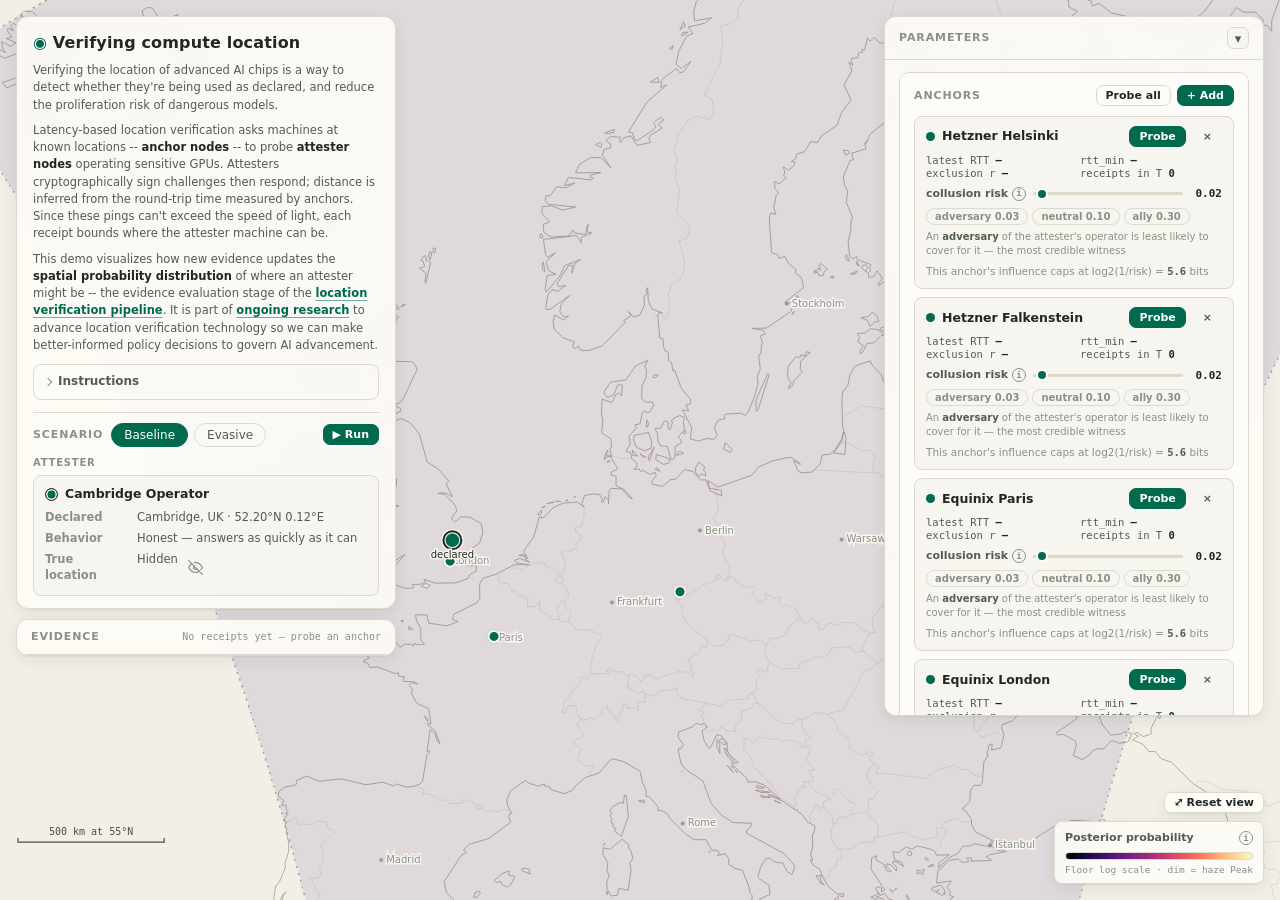
<file: viz/index.html>
<!doctype html>
<html lang="en">
<head>
<meta charset="utf-8">
<meta name="viewport" content="width=device-width, initial-scale=1">
<title>Verifying compute location</title>
<style>
/* style.css -- the verifier's bench.
   Quiet precision-instrument styling: warm paper in light, green-black in
   dark, hairline rules, mono numerals, #006a4e accent. The base map stays
   recessive so the color ramp carries the information. */

:root {
  --font-ui: "Avenir Next", "Seravek", "Gill Sans", ui-sans-serif, system-ui,
    sans-serif;
  --font-mono: "SF Mono", "Menlo", "Cascadia Code", ui-monospace, monospace;
  --ease-out: cubic-bezier(0.23, 1, 0.32, 1);

  --surface: #f7f5ef;
  --surface-2: #efede4;
  --card: #fdfcf8;
  --ink: #212722;
  --ink-soft: #545b53;
  --ink-faint: #8a9089;
  --accent: #006a4e;
  --accent-ink: #ffffff;
  --accent-soft: rgba(0, 106, 78, 0.1);
  --warn: #a85417;
  --warn-soft: rgba(168, 84, 23, 0.1);
  --line: #ddd9cb;
  --map-water: #f1efe6;
  --map-coast: #ada793;
  --map-border: #c6c1af;
  --shadow: 0 1px 2px rgba(30, 33, 28, 0.06), 0 4px 16px rgba(30, 33, 28, 0.07);
}

@media (prefers-color-scheme: dark) {
  :root {
    --surface: #0f1411;
    --surface-2: #141a16;
    --card: #171e19;
    --ink: #e5eae3;
    --ink-soft: #a8b0a7;
    --ink-faint: #6e766e;
    --accent: #1a916b;
    --accent-ink: #06130d;
    --accent-soft: rgba(38, 166, 124, 0.14);
    --warn: #d07f3f;
    --warn-soft: rgba(208, 127, 63, 0.14);
    --line: #252d26;
    --map-water: #121a14;
    --map-coast: #46514a;
    --map-border: #303a32;
    --shadow: 0 1px 2px rgba(0, 0, 0, 0.4), 0 6px 20px rgba(0, 0, 0, 0.35);
  }
}

* {
  box-sizing: border-box;
}

[hidden] {
  display: none !important;
}

html,
body {
  height: 100%;
  margin: 0;
}

body {
  font-family: var(--font-ui);
  font-size: 13px;
  line-height: 1.45;
  color: var(--ink);
  background: var(--surface);
  -webkit-font-smoothing: antialiased;
}

#app {
  position: relative;
  height: 100vh;
  min-width: 1080px;
  overflow: hidden;
}

/* ---------- full-bleed map + floating panels ---------- */
/* The map canvas reaches all four viewport edges; every control lives in a
   floating overlay card on top of it (item 1). */

.map-pane {
  position: absolute;
  inset: 0;
  background: var(--surface-2);
  overflow: hidden;
}

#map {
  position: absolute;
  inset: 0;
  width: 100%;
  height: 100%;
  display: block;
  /* grab affordance on empty background hints that it pans (item 2);
     more specific states below override it */
  cursor: grab;
  touch-action: none;
}

#map.placing {
  cursor: crosshair;
}

#map.over-anchor {
  cursor: pointer;
}

#map.dragging {
  cursor: grabbing;
}

#map.panning {
  cursor: grabbing;
}

/* floating card: shared elevation/material for every overlay panel */

.card {
  background: color-mix(in srgb, var(--card) 90%, transparent);
  backdrop-filter: blur(8px);
  -webkit-backdrop-filter: blur(8px);
  border: 1px solid var(--line);
  border-radius: 12px;
  box-shadow: var(--shadow);
}

/* left column: scenario card (the entry point) stacked over the evidence
   log. The column owns the absolute placement; its cards stack inside it. */

.left-col {
  position: absolute;
  left: 16px;
  top: 16px;
  bottom: 16px;
  width: 380px;
  max-width: calc(100vw - 32px);
  display: flex;
  flex-direction: column;
  gap: 10px;
  z-index: 6;
  pointer-events: none; /* the cards re-enable; gaps stay click-through */
}

.left-col > .card {
  pointer-events: auto;
}

/* scenario card: given real weight (title, generous padding) so it reads
   first against a busy map */

.scenario-card {
  flex: none;
  padding: 14px 16px 12px;
}

.blurb {
  font-size: 11.5px;
  line-height: 1.5;
  color: var(--ink-soft);
  margin: 8px 0 0;
}

/* scenario header, chips, and Run share one row */

.sec-row {
  display: flex;
  align-items: center;
  gap: 8px;
  margin-top: 12px;
  padding-top: 10px;
  border-top: 1px solid var(--line);
}

.sec-row .sec-head {
  flex: none;
  margin-top: 0;
  padding-top: 0;
  border-top: 0;
}

.sec-row .preset-chips {
  flex: 1;
  margin-top: 0;
}

.sec-row .btn {
  flex: none;
  margin-left: auto;
}

.blurb b {
  color: var(--ink);
}

.blurb a,
details.fold .fold-body a {
  color: var(--accent);
  font-weight: 600;
  text-decoration: underline;
  text-decoration-thickness: 1px;
  text-underline-offset: 2.5px;
  text-decoration-color: color-mix(in srgb, var(--accent) 55%, transparent);
  transition: text-decoration-color 140ms var(--ease-out);
}

.blurb a:hover,
details.fold .fold-body a:hover {
  text-decoration-color: var(--accent);
}

.tutorial {
  margin-top: 10px;
}

/* the instructions fold sits inside the scenario card already -- no tint */
details.fold.tutorial {
  background: transparent;
}

.tutorial ol {
  margin: 2px 0 2px;
  padding-left: 18px;
}

.tutorial li {
  margin: 2px 0;
  font-size: 11.5px;
  color: var(--ink-soft);
}

/* Scenario section header inside the scenario card */

.sec-head {
  margin-top: 12px;
  padding-top: 10px;
  border-top: 1px solid var(--line);
  font-size: 11px;
  font-weight: 600;
  text-transform: uppercase;
  letter-spacing: 0.08em;
  color: var(--ink-faint);
}

/* attester block: the machine under test, staged by the scenario */

.att-block {
  border: 1px solid var(--line);
  border-radius: 8px;
  padding: 9px 11px;
  background: var(--surface);
}

.att-sub {
  font-size: 10px;
  font-weight: 600;
  text-transform: uppercase;
  letter-spacing: 0.08em;
  color: var(--ink-faint);
  margin: 9px 0 5px;
}

/* header mirrors .anchor-card header; the glyph echoes the map's declared
   marker: solid accent dot, ink ring */
.att-head {
  display: flex;
  align-items: center;
  gap: 7px;
  margin-bottom: 4px;
}

/* concentric rings mirror drawDeclared(): accent core, surface gap, ink ring */
.att-glyph {
  flex: none;
  width: 13px;
  height: 13px;
  border-radius: 50%;
  background: var(--accent);
  border: 1.5px solid var(--ink);
  box-shadow: inset 0 0 0 1.5px var(--surface);
}

.att-name {
  flex: 1;
  font-weight: 600;
  font-size: 12.5px;
}

.att-row {
  display: flex;
  align-items: baseline;
  gap: 10px;
  padding: 2px 0;
  font-size: 11.5px;
}

.att-lbl {
  flex: none;
  width: 82px;
  font-weight: 600;
  color: var(--ink-faint);
}

.att-val {
  flex: 1;
  color: var(--ink-soft);
}

/* the reveal eye sits inline right after the "True location" value */
#att-true {
  flex: none;
  min-width: 0;
}

.eye-btn {
  flex: none;
  align-self: center;
  display: inline-flex;
  align-items: center;
  justify-content: center;
  width: 22px;
  height: 22px;
  margin-left: -3px; /* visually hugs the value despite the row gap */
  padding: 0;
  border: 0;
  border-radius: 6px;
  background: transparent;
  color: var(--ink-faint);
  cursor: pointer;
  transition: color 140ms var(--ease-out), background 140ms var(--ease-out);
}

.eye-btn:hover {
  color: var(--accent);
  background: var(--accent-soft);
}

.eye-btn svg {
  width: 15px;
  height: 15px;
  display: block;
}

.eye-btn .eye-open {
  display: none;
}

.eye-btn[aria-pressed="true"] {
  color: var(--accent);
}

.eye-btn[aria-pressed="true"] .eye-closed {
  display: none;
}

.eye-btn[aria-pressed="true"] .eye-open {
  display: block;
}

/* evidence log: the accumulating set of signed receipts */

.evidence-card {
  flex: 0 1 auto;
  min-height: 0;
  display: flex;
  flex-direction: column;
  overflow: hidden;
}

.evidence-head {
  display: flex;
  align-items: center;
  justify-content: space-between;
  padding: 9px 14px;
  font-size: 11px;
  font-weight: 600;
  text-transform: uppercase;
  letter-spacing: 0.08em;
  color: var(--ink-faint);
  border-bottom: 1px solid var(--line);
  flex: none;
}

.evidence-count {
  font: 500 10px var(--font-mono);
  text-transform: none;
  letter-spacing: 0;
}

.evidence-list {
  overflow-y: auto;
  min-height: 0;
  padding: 8px 10px 10px;
  display: flex;
  flex-direction: column;
  gap: 4px;
}

.evidence-list:empty {
  display: none;
}

details.receipt {
  border: 1px solid var(--line);
  border-radius: 7px;
  background: var(--surface);
  overflow: hidden;
  /* the list is a flex column: without this, several expanded receipts
     shrink to share the space and their bodies overflow their borders */
  flex: none;
}

details.receipt summary {
  cursor: pointer;
  list-style: none;
  display: flex;
  align-items: center;
  gap: 8px;
  padding: 5px 9px;
  font: 500 10.5px var(--font-mono);
  color: var(--ink-soft);
  font-variant-numeric: tabular-nums;
  transition: color 140ms var(--ease-out);
}

details.receipt summary::before {
  content: "";
  width: 4px;
  height: 4px;
  border-right: 1.5px solid var(--ink-faint);
  border-bottom: 1.5px solid var(--ink-faint);
  transform: rotate(-45deg);
  transition: transform 160ms var(--ease-out);
  flex: none;
}

details.receipt[open] summary::before {
  transform: rotate(45deg);
}

details.receipt summary:hover {
  color: var(--accent);
}

details.receipt .r-time {
  color: var(--ink-faint);
  flex: none;
}

details.receipt .r-name {
  flex: 1;
  overflow: hidden;
  white-space: nowrap;
  text-overflow: ellipsis;
  font-weight: 600;
  color: var(--ink);
}

details.receipt .r-rtt {
  flex: none;
}

details.receipt pre {
  margin: 0;
  padding: 4px 10px 8px 21px;
  font: 500 10px var(--font-mono);
  line-height: 1.5;
  color: var(--ink-soft);
  white-space: pre-wrap;
  word-break: break-all;
}

.brand h1 {
  font-size: 16px;
  font-weight: 600;
  letter-spacing: 0.01em;
  margin: 0;
  white-space: nowrap;
}

.brand h1 .mark {
  color: var(--accent);
}

.preset-chips {
  display: flex;
  flex-wrap: wrap;
  gap: 6px;
  margin-top: 12px;
}

.chip {
  font: 500 12px var(--font-ui);
  color: var(--ink-soft);
  background: transparent;
  border: 1px solid var(--line);
  border-radius: 999px;
  padding: 4px 12px;
  cursor: pointer;
  transition: background 150ms var(--ease-out), color 150ms var(--ease-out),
    border-color 150ms var(--ease-out), transform 120ms var(--ease-out);
  white-space: nowrap;
}

.chip:hover {
  border-color: var(--accent);
  color: var(--accent);
}

.chip:active {
  transform: scale(0.97);
}

.chip.active {
  background: var(--accent);
  border-color: var(--accent);
  color: var(--accent-ink);
}

.preset-caption {
  font-size: 11.5px;
  color: var(--ink-faint);
  margin-top: 8px;
  /* captions wrap fully -- no clamp, no ellipsis. The card has the room;
     caption LENGTH is governed at the source (engine.js PRESETS keeps each
     to one crisp sentence plus a short trust note, ~3 lines here). */
}

details.fold .fold-body .credits {
  margin-top: 8px;
  padding-top: 8px;
  border-top: 1px solid var(--line);
  font-size: 10.5px;
  color: var(--ink-faint);
}

/* parameters column: floating right side, collapsible, scrolls within
   itself -- capped short of the bottom-right corner so it never covers the
   legend card */

.params-card {
  position: absolute;
  right: 16px;
  top: 16px;
  width: 380px;
  max-height: calc(100vh - 200px);
  display: flex;
  flex-direction: column;
  overflow: hidden;
  z-index: 6;
}

.params-head {
  display: flex;
  align-items: center;
  justify-content: space-between;
  padding: 10px 14px;
  font-size: 11px;
  font-weight: 600;
  text-transform: uppercase;
  letter-spacing: 0.08em;
  color: var(--ink-faint);
  border-bottom: 1px solid var(--line);
  flex: none;
}

.collapse-toggle {
  flex: none;
  width: 22px;
  height: 22px;
  border-radius: 6px;
  border: 1px solid var(--line);
  background: var(--surface);
  color: var(--ink-soft);
  cursor: pointer;
  font-size: 13px;
  line-height: 1;
  display: flex;
  align-items: center;
  justify-content: center;
  transition: transform 160ms var(--ease-out), color 140ms var(--ease-out),
    border-color 140ms var(--ease-out);
}

.collapse-toggle:hover {
  color: var(--accent);
  border-color: var(--accent);
}

.params-scroll {
  overflow-y: auto;
  min-height: 0;
  padding: 12px 14px 20px;
  display: flex;
  flex-direction: column;
  gap: 14px;
}

.params-card.collapsed {
  max-height: none;
}

.params-card.collapsed .params-scroll {
  display: none;
}

/* chevron points down while open, right while collapsed */
.params-card.collapsed .collapse-toggle {
  transform: rotate(-90deg);
}

/* map HUD: view-reset control stacked above the legend, bottom-right */

.hud {
  position: absolute;
  right: 16px;
  bottom: 16px;
  display: flex;
  flex-direction: column;
  gap: 8px;
  align-items: flex-end;
  pointer-events: none;
  z-index: 5;
}

.hud .view-btn {
  pointer-events: auto;
  background: color-mix(in srgb, var(--card) 90%, transparent);
  backdrop-filter: blur(8px);
  -webkit-backdrop-filter: blur(8px);
  box-shadow: var(--shadow);
}

.legend {
  pointer-events: auto;
  background: color-mix(in srgb, var(--card) 88%, transparent);
  backdrop-filter: blur(6px);
  border: 1px solid var(--line);
  border-radius: 8px;
  padding: 8px 10px;
  box-shadow: var(--shadow);
  width: 210px;
}

.legend .bar {
  height: 8px;
  border-radius: 4px;
  border: 1px solid var(--line);
}

.legend .ends {
  display: flex;
  justify-content: space-between;
  align-items: center;
  font: 500 9.5px var(--font-mono);
  color: var(--ink-faint);
  margin-top: 4px;
}

.legend .title-row {
  display: flex;
  justify-content: space-between;
  align-items: center;
  margin-bottom: 6px;
  font-size: 11px;
  font-weight: 600;
  color: var(--ink-soft);
}

/* tile attribution: bottom edge, beneath the HUD stack */

.map-attribution {
  position: absolute;
  right: 16px;
  bottom: 1px;
  font: 500 9px var(--font-mono);
  color: var(--ink-faint);
  opacity: 0.85;
  pointer-events: none;
  z-index: 4;
}

.map-attribution.hidden {
  display: none;
}

/* map tooltip */

#map-tip {
  position: absolute;
  width: max-content; /* shrink-to-fit near the pane edge must not squeeze the pre text out of the box */
  max-width: 260px;
  pointer-events: none;
  background: var(--card);
  color: var(--ink);
  border: 1px solid var(--line);
  border-radius: 8px;
  box-shadow: var(--shadow);
  padding: 8px 10px;
  font-size: 11.5px;
  opacity: 0;
  transform: translateY(4px) scale(0.98);
  transition: opacity 140ms var(--ease-out), transform 140ms var(--ease-out);
  max-width: 230px;
  z-index: 8;
}

#map-tip.show {
  opacity: 1;
  transform: translateY(0) scale(1);
}

#map-tip .tip-name {
  font-weight: 600;
  margin-bottom: 3px;
}

#map-tip .tip-stats {
  font: 500 10.5px var(--font-mono);
  color: var(--ink-soft);
  white-space: pre;
}

#map-tip .tip-hint {
  margin-top: 4px;
  font-size: 10px;
  color: var(--ink-faint);
}

.panel {
  background: var(--card);
  border: 1px solid var(--line);
  border-radius: 10px;
  padding: 12px 14px;
}

.panel > h2 {
  font-size: 11px;
  font-weight: 600;
  text-transform: uppercase;
  letter-spacing: 0.08em;
  color: var(--ink-faint);
  margin: 0 0 10px;
  display: flex;
  align-items: center;
  justify-content: space-between;
  gap: 8px;
}

.panel h2 .h-actions {
  display: flex;
  gap: 6px;
  text-transform: none;
  letter-spacing: 0;
}

/* buttons */

button {
  font-family: var(--font-ui);
}

.btn {
  font-size: 12px;
  font-weight: 600;
  border-radius: 7px;
  border: 1px solid var(--line);
  background: var(--card);
  color: var(--ink);
  padding: 5px 12px;
  cursor: pointer;
  transition: background 150ms var(--ease-out), border-color 150ms var(--ease-out),
    transform 120ms var(--ease-out), color 150ms var(--ease-out);
}

.btn:hover {
  border-color: var(--accent);
  color: var(--accent);
}

.btn:active {
  transform: scale(0.97);
}

.btn.primary {
  background: var(--accent);
  border-color: var(--accent);
  color: var(--accent-ink);
}

.btn.primary:hover {
  filter: brightness(1.08);
  color: var(--accent-ink);
}

.btn.small {
  font-size: 11px;
  padding: 3px 9px;
}

.btn.ghost {
  border-color: transparent;
  background: transparent;
  color: var(--ink-soft);
}

.btn.ghost:hover {
  color: var(--accent);
  background: var(--accent-soft);
}

/* segmented control */

.seg {
  display: inline-flex;
  border: 1px solid var(--line);
  border-radius: 7px;
  overflow: hidden;
}

.seg button {
  font-size: 11px;
  font-weight: 600;
  border: none;
  background: transparent;
  color: var(--ink-soft);
  padding: 4px 10px;
  cursor: pointer;
  transition: background 140ms var(--ease-out), color 140ms var(--ease-out);
}

.seg button + button {
  border-left: 1px solid var(--line);
}

.seg button.active {
  background: var(--accent);
  color: var(--accent-ink);
}

/* switch */

.switch {
  display: inline-flex;
  align-items: center;
  gap: 7px;
  cursor: pointer;
  font-size: 12px;
  font-weight: 500;
  color: var(--ink-soft);
  user-select: none;
}

.switch input {
  appearance: none;
  width: 30px;
  height: 17px;
  border-radius: 999px;
  background: var(--line);
  position: relative;
  cursor: pointer;
  transition: background 160ms var(--ease-out);
  margin: 0;
}

.switch input::after {
  content: "";
  position: absolute;
  top: 2px;
  left: 2px;
  width: 13px;
  height: 13px;
  border-radius: 50%;
  background: var(--card);
  box-shadow: 0 1px 2px rgba(0, 0, 0, 0.25);
  transition: transform 160ms var(--ease-out);
}

.switch input:checked {
  background: var(--accent);
}

.switch input:checked::after {
  transform: translateX(13px);
}

.switch.sim input:checked {
  background: var(--warn);
}

/* rows, sliders, readouts */

.row {
  display: flex;
  align-items: center;
  gap: 8px;
  margin: 7px 0;
}

.row .lbl {
  flex: none;
  width: 118px;
  font-size: 12px;
  font-weight: 500;
  color: var(--ink-soft);
  display: flex;
  align-items: center;
  gap: 4px;
}

.row .val {
  flex: none;
  min-width: 86px;
  text-align: right;
  font: 500 11px var(--font-mono);
  color: var(--ink);
  font-variant-numeric: tabular-nums;
}

.row input[type="range"] {
  flex: 1;
  min-width: 0;
  appearance: none;
  height: 3px;
  border-radius: 2px;
  background: var(--line);
  outline: none;
  margin: 0;
}

.row input[type="range"]::-webkit-slider-thumb {
  appearance: none;
  width: 13px;
  height: 13px;
  border-radius: 50%;
  background: var(--accent);
  border: 2px solid var(--card);
  box-shadow: 0 1px 3px rgba(0, 0, 0, 0.3);
  cursor: grab;
  transition: transform 120ms var(--ease-out);
}

.row input[type="range"]::-webkit-slider-thumb:hover {
  transform: scale(1.15);
}

.row input[type="range"]::-moz-range-thumb {
  width: 13px;
  height: 13px;
  border-radius: 50%;
  background: var(--accent);
  border: 2px solid var(--card);
  cursor: grab;
}

.fixed-val {
  font: 500 11px var(--font-mono);
  color: var(--ink-faint);
}

/* info affordance */

.info {
  flex: none;
  width: 14px;
  height: 14px;
  border-radius: 50%;
  border: 1px solid var(--ink-faint);
  background: transparent;
  color: var(--ink-faint);
  font: 600 9px/1 var(--font-mono);
  cursor: help;
  position: relative;
  padding: 0;
  display: inline-flex;
  align-items: center;
  justify-content: center;
  transition: color 140ms var(--ease-out), border-color 140ms var(--ease-out);
}

.info:hover,
.info:focus-visible {
  color: var(--accent);
  border-color: var(--accent);
}

/* The popover itself is a single JS-positioned element appended to <body>
   (see ui.js): position: fixed with viewport clamping, so no scrolling or
   overflow-hidden ancestor (.params-scroll, .map-pane, .legend's
   backdrop-filter) can ever clip it. */

#info-pop {
  position: fixed;
  left: 0;
  top: 0;
  width: 264px;
  max-width: calc(100vw - 24px);
  background: var(--card);
  color: var(--ink);
  border: 1px solid var(--line);
  border-radius: 8px;
  box-shadow: var(--shadow);
  padding: 9px 11px;
  font: 400 11.5px/1.5 var(--font-ui);
  text-align: left;
  white-space: normal;
  opacity: 0;
  pointer-events: none;
  transform: translateY(3px) scale(0.98);
  transition: opacity 150ms var(--ease-out), transform 150ms var(--ease-out);
  z-index: 100;
}

#info-pop.show {
  opacity: 1;
  transform: translateY(0) scale(1);
}

/* anchor cards */

.anchor-list {
  display: flex;
  flex-direction: column;
  gap: 8px;
}

.anchor-card {
  border: 1px solid var(--line);
  border-radius: 8px;
  padding: 9px 11px;
  background: var(--surface);
  transition: border-color 150ms var(--ease-out), box-shadow 150ms var(--ease-out);
}

.anchor-card.hovered {
  border-color: var(--accent);
  box-shadow: 0 0 0 1px var(--accent-soft);
}

/* auto-run stepper: the card being probed gets a strong ring, and its Probe
   button is depressed programmatically so the click is visible */

.anchor-card.run-focus {
  border-color: var(--accent);
  box-shadow: 0 0 0 3px var(--accent-soft);
}

.anchor-card .probe-one.auto-press {
  transform: scale(0.9);
  filter: brightness(0.82);
}

.anchor-card header {
  display: flex;
  align-items: center;
  gap: 7px;
}

.anchor-card .dot {
  flex: none;
  width: 9px;
  height: 9px;
  border-radius: 50%;
  background: var(--accent);
}

.anchor-card .name {
  flex: 1;
  font-weight: 600;
  font-size: 12.5px;
  white-space: nowrap;
  overflow: hidden;
  text-overflow: ellipsis;
}

.anchor-card .stats {
  display: grid;
  grid-template-columns: 1fr 1fr;
  gap: 1px 12px;
  margin: 7px 0 2px;
  font: 500 10.5px var(--font-mono);
  color: var(--ink-soft);
  font-variant-numeric: tabular-nums;
}

.anchor-card .stats b {
  color: var(--ink);
  font-weight: 600;
}

.anchor-card .pi-row {
  display: flex;
  align-items: center;
  gap: 7px;
  margin-top: 7px;
}

.anchor-card .pi-row .pi-lbl {
  font-size: 11px;
  font-weight: 600;
  color: var(--ink-soft);
  display: inline-flex;
  align-items: center;
  gap: 4px;
}

.anchor-card .pi-row input[type="range"] {
  flex: 1;
  min-width: 0;
  appearance: none;
  height: 3px;
  border-radius: 2px;
  background: var(--line);
  margin: 0;
}

.anchor-card .pi-row input[type="range"]::-webkit-slider-thumb {
  appearance: none;
  width: 12px;
  height: 12px;
  border-radius: 50%;
  background: var(--accent);
  border: 2px solid var(--card);
  cursor: grab;
}

.anchor-card .pi-row input[type="range"]::-moz-range-thumb {
  width: 12px;
  height: 12px;
  border-radius: 50%;
  background: var(--accent);
  border: 2px solid var(--card);
}

.anchor-card .pi-row .pi-val {
  font: 600 11px var(--font-mono);
  min-width: 32px;
  text-align: right;
}

.anchor-card .id-presets {
  display: flex;
  gap: 4px;
  margin-top: 6px;
}

.anchor-card .id-presets button {
  font-size: 10px;
  font-weight: 600;
  border: 1px solid var(--line);
  border-radius: 999px;
  background: transparent;
  color: var(--ink-faint);
  padding: 2px 8px;
  cursor: pointer;
  transition: color 140ms var(--ease-out), border-color 140ms var(--ease-out),
    background 140ms var(--ease-out);
}

.anchor-card .id-presets button:hover {
  color: var(--accent);
  border-color: var(--accent);
}

.anchor-card .id-presets button.active {
  background: var(--accent-soft);
  border-color: var(--accent);
  color: var(--accent);
}

.anchor-card .id-hint {
  margin-top: 5px;
  font-size: 10px;
  line-height: 1.4;
  color: var(--ink-faint);
}

.anchor-card .id-hint b {
  color: var(--ink-soft);
}

.anchor-card .bits {
  margin-top: 6px;
  font-size: 10.5px;
  color: var(--ink-faint);
}

.anchor-card .bits b {
  color: var(--ink-soft);
  font-family: var(--font-mono);
}

.anchor-card .warn-note {
  margin-top: 6px;
  font-size: 10.5px;
  color: var(--warn);
}

/* add-anchor menu */

.add-wrap {
  position: relative;
}

.add-menu {
  position: absolute;
  right: 0;
  top: calc(100% + 6px);
  background: var(--card);
  border: 1px solid var(--line);
  border-radius: 9px;
  box-shadow: var(--shadow);
  padding: 6px;
  width: 220px;
  z-index: 20;
  display: none;
}

.add-menu.open {
  display: block;
}

.add-menu button {
  display: block;
  width: 100%;
  text-align: left;
  font-size: 12px;
  border: none;
  background: transparent;
  color: var(--ink);
  border-radius: 6px;
  padding: 5px 8px;
  cursor: pointer;
  transition: background 120ms var(--ease-out);
}

.add-menu button:hover:not(:disabled) {
  background: var(--accent-soft);
}

.add-menu button:disabled {
  color: var(--ink-faint);
  cursor: default;
}

.add-menu .sep {
  border-top: 1px solid var(--line);
  margin: 5px 0;
}

/* ramp selector */

.ramp-row {
  display: flex;
  gap: 6px;
}

.ramp-row button {
  flex: 1;
  border: 1px solid var(--line);
  border-radius: 7px;
  background: var(--card);
  padding: 5px 6px 4px;
  cursor: pointer;
  transition: border-color 140ms var(--ease-out), transform 120ms var(--ease-out);
}

.ramp-row button:active {
  transform: scale(0.97);
}

.ramp-row button.active {
  border-color: var(--accent);
  box-shadow: 0 0 0 1px var(--accent);
}

.ramp-row .swatch {
  height: 8px;
  border-radius: 4px;
  margin-bottom: 3px;
}

.ramp-row .rname {
  font-size: 10px;
  font-weight: 600;
  color: var(--ink-soft);
}

/* about / details */

details.fold {
  border: 1px solid var(--line);
  border-radius: 8px;
  padding: 0;
  overflow: hidden;
  background: var(--surface);
}

details.fold + details.fold {
  margin-top: 8px;
}

details.fold summary {
  cursor: pointer;
  font-size: 12px;
  font-weight: 600;
  color: var(--ink-soft);
  padding: 8px 11px;
  list-style: none;
  display: flex;
  align-items: center;
  gap: 7px;
  transition: color 140ms var(--ease-out);
}

details.fold summary::before {
  content: "";
  width: 5px;
  height: 5px;
  border-right: 1.5px solid var(--ink-faint);
  border-bottom: 1.5px solid var(--ink-faint);
  transform: rotate(-45deg);
  transition: transform 180ms var(--ease-out);
  flex: none;
}

details.fold[open] summary::before {
  transform: rotate(45deg);
}

details.fold summary:hover {
  color: var(--accent);
}

details.fold .fold-body {
  padding: 2px 12px 11px;
  font-size: 11.5px;
  color: var(--ink-soft);
}

details.fold .fold-body p {
  margin: 6px 0;
}

details.fold .fold-body b {
  color: var(--ink);
}

.probe-anatomy svg {
  width: 100%;
  height: auto;
  margin-top: 4px;
}

.probe-anatomy .an-lbl {
  font: 500 8.5px var(--font-mono);
  fill: var(--ink-faint);
}

.probe-anatomy .an-seg {
  stroke-width: 5;
  stroke-linecap: round;
}

/* misc */

.muted {
  color: var(--ink-faint);
}

.hint {
  font-size: 10.5px;
  color: var(--ink-faint);
  margin-top: 6px;
}

.placing-note {
  position: absolute;
  top: 14px;
  left: 50%;
  transform: translateX(-50%);
  background: var(--accent);
  color: var(--accent-ink);
  font-size: 11.5px;
  font-weight: 600;
  border-radius: 999px;
  padding: 5px 14px;
  box-shadow: var(--shadow);
  opacity: 0;
  transition: opacity 160ms var(--ease-out);
  pointer-events: none;
  z-index: 7;
}

.placing-note.show {
  opacity: 1;
}

@media (prefers-reduced-motion: reduce) {
  * {
    transition-duration: 0.01ms !important;
    animation-duration: 0.01ms !important;
  }
}

</style>
</head>
<body>
<div id="root"></div>
<script>
(() => {
"use strict";
// ---- geo.js ----

const R_EARTH = 6371; // km, mean Earth radius
const CENTER = { lat: 54, lon: 13 };
const HALF_EXTENT = 1800; // km

const RAD = Math.PI / 180;
const DEG = 180 / Math.PI;

function haversineKm(a, b) {
  const dLat = (b.lat - a.lat) * RAD;
  const dLon = (b.lon - a.lon) * RAD;
  const s =
    Math.sin(dLat / 2) ** 2 +
    Math.cos(a.lat * RAD) * Math.cos(b.lat * RAD) * Math.sin(dLon / 2) ** 2;
  return 2 * R_EARTH * Math.asin(Math.min(1, Math.sqrt(s)));
}

function projectAt(center, lat, lon) {
  const phi = lat * RAD;
  const lam = (lon - center.lon) * RAD;
  const phi0 = center.lat * RAD;
  const cosC =
    Math.sin(phi0) * Math.sin(phi) +
    Math.cos(phi0) * Math.cos(phi) * Math.cos(lam);
  const c = Math.acos(Math.min(1, Math.max(-1, cosC)));
  const k = c === 0 ? 1 : c / Math.sin(c);
  return {
    x: R_EARTH * k * Math.cos(phi) * Math.sin(lam),
    y:
      R_EARTH *
      k *
      (Math.cos(phi0) * Math.sin(phi) -
        Math.sin(phi0) * Math.cos(phi) * Math.cos(lam)),
  };
}

function destination(lat, lon, bearingDeg, distKm) {
  const phi1 = lat * RAD;
  const lam1 = lon * RAD;
  const theta = bearingDeg * RAD;
  const d = distKm / R_EARTH;
  const sinPhi2 =
    Math.sin(phi1) * Math.cos(d) + Math.cos(phi1) * Math.sin(d) * Math.cos(theta);
  const phi2 = Math.asin(Math.max(-1, Math.min(1, sinPhi2)));
  const lam2 =
    lam1 +
    Math.atan2(
      Math.sin(theta) * Math.sin(d) * Math.cos(phi1),
      Math.cos(d) - Math.sin(phi1) * sinPhi2
    );
  return { lat: phi2 * DEG, lon: ((lam2 * DEG + 540) % 360) - 180 };
}

function unprojectAt(center, x, y) {
  const rho = Math.hypot(x, y);
  if (rho === 0) return { lat: center.lat, lon: center.lon };
  const c = rho / R_EARTH;
  const phi0 = center.lat * RAD;
  const sinC = Math.sin(c);
  const cosC = Math.cos(c);
  const lat = Math.asin(cosC * Math.sin(phi0) + (y * sinC * Math.cos(phi0)) / rho);
  const lon =
    center.lon * RAD +
    Math.atan2(x * sinC, rho * Math.cos(phi0) * cosC - y * Math.sin(phi0) * sinC);
  return { lat: lat * DEG, lon: ((lon * DEG + 540) % 360) - 180 };
}

function project(lat, lon) {
  return projectAt(CENTER, lat, lon);
}

function unproject(x, y) {
  return unprojectAt(CENTER, x, y);
}


const WORLD = 256;
const MAX_MERC_LAT = 85.05113; // Mercator singularity clamp

function lonToWorldX(lon) {
  return ((lon + 180) / 360) * WORLD;
}

function latToWorldY(lat) {
  const clamped = Math.max(-MAX_MERC_LAT, Math.min(MAX_MERC_LAT, lat));
  const s = Math.sin(clamped * RAD);
  return (0.5 - Math.log((1 + s) / (1 - s)) / (4 * Math.PI)) * WORLD;
}

function worldXToLon(x) {
  return (x / WORLD) * 360 - 180;
}

function worldYToLat(y) {
  const n = Math.PI - (2 * Math.PI * y) / WORLD;
  return DEG * Math.atan(0.5 * (Math.exp(n) - Math.exp(-n)));
}

// ---- map-data.js ----

const COAST = [
  "_db@|cBnE`A\\\\l@AN`@S@Ub@{@Oe@e@k@ReBM?k@fAl@@UwA}A",
  "{ra@piBNTOU",
  "a{W}CNICLKC",
  "f{NiyCRKGTKI",
  "yhXtdEzBLnDhAtCd@vGFfFrBfBZhArBfA~@z@LZQx@A|BRPW`CGvHZh@Xd@t@lBTvCdBv@Jv@HrEUhBe@rAiAx@Y\\FVOFi@CiBe@Vc@?_@U_@cAJgBUu@DmCzBaFTgB@yBRy@l@u@PaAhA{AZqChDiF[JG_@k@~A]FUSAa@r@m@d@mAIUs@l@Az@IDO][|@SLYS@wA|CyGMqBu@yAGeBVu@w@kC_@UC`Co@[aAgBuCaAmB{AkCkAuAAu@N}CcAmBWeAs@aBFgDg@qBo@cAw@aBgDgBiAAMVMPsAUqA{AeAq@eAa@rAsAbCEaBo@PGg@jAuA[MBg@WEYd@c@Ws@X}A@hASCa@_@CMo@?K\\^Vi@Ku@W@Ym@iA`@AY^?L]g@_@_AVCSZOJm@SY{@SIk@MDFn@OQODM\\YYQkAJYYBO^[[a@Zi@g@?a@WIoBx@sCnCXrBQSQLLs@oAu@_BT_@v@Iy@e@Ja@h@Ay@i@Cp@c@SQ~@a@aAqAYqA{@WW]X]Ge@]OOe@k@G?k@W?YX?e@]E?Yg@EMU]h@{B?e@Q_@TSa@g@ANOGmAd@_@dA@|@g@[Wg@Xa@QeAx@w@Sm@z@mCVgBj@}@M{@h@e@DkCmAPVKFd@j@}@CMl@c@@MWJc@a@c@S@M`@y@TITpAtAIj@Xl@`@QfA^C|BLj@|AxBG^wC~AO`@y@ZWC?ZOJk@AkCdAmB`BwCb@o@tA}ChA}AO_Ai@[oAq@gAe@sBG{Ac@mBTuBM_AVeAc@kBF_A_Ag@N_@`@QA[c@iAQLi@{EiAo@MFJVa@ZWz@EdB}@XLdAy@bAe@~CFz@i@xBg@TeBm@c@r@_CxABjBe@rBDdA_A|A_@D@^m@pBR|B{@v@Dx@OZ}@h@}@L[Xw@A_AlAkDjA_@ZWd@\\AHTgBlBYdAWRMvAc@rAWI]^Do@O[gBlAOe@[h@OnD}@~@gCbA{@~AaAf@e@nAs@l@Ar@o@t@NbAOfCFh@{ApEGtABb@p@vANvBn@dCCdATfB\\fAl@r@PlA`An@CNdAZjAzBZJ@dA^NUBt@t@Pf@LdBRD@ZVDhAzBn@jEDfCxAn@rFJjARjEpC~BLW^YIAl@NNn@w@j@D\\m@lAY[]J]d@?RZl@Vn@_@e@?i@q@l@e@`Bn@u@L`FxBvEuAt@@zAYZV`@EpAw@jAIn@YxBaCFe@WoAXy@r@gAbBuAi@KUP@m@PEdCx@bAEaAuBBs@nAuBnA`E`DRY_AkAAS}@?wA_@{@w@w@NkA[Uh@eBAn@dAhAf@vA`DnAjB|BO~@b@WZN`A{@f@ISSm@Pl@{B`AaA`@iArAQf@sAYC?c@vAw@n@QbA?xAk@lBH`B}@rBg@fARpFD",
  "a{a@|mBCSnAcApB\\j@`@CT`@`@M`@[LkCRa@UcAKRaA",
  "kr_@`iC~FcD|AcBtCaBVDr@a@BPaAdBmD|CqHhDg@KDm@",
  "a}WNCiA`@_AMo@d@oAi@uBqAgA\\hAWX?hAjAlAq@TQi@e@WKo@}Aa@AzAnAl@F\\eAb@Od@i@ZxAa@hBIDlAQz@yA~BjAc@fA}A?_@",
  "ovLrqHzCf@XOm@KH]v@Zr@EQk@Jc@NC`@d@Jj@UPNLMh@Ph@i@H_@a@aE`@e@WZMb@Ln@Yo@UoAPa@m@NW^C",
  "oiKayNcEEi@c@aBCeBRY`@pD`@jFJhDWwB]",
  "ueJ{sNTIPi@b@MeH@{CVjDBVBBRzARpAG",
  "d~CkyLOIFQz@WpD^fEEP@?d@`Aj@_HKkARmDo@VQ",
  "gk^p{@`Au@jA@j@_@ZNMx@a@\\}ADaATa@MZa@",
  "shVebANt@f@XtDfEl@ThBhBXbAyCeB[k@{@_@cAeBA]qA[c@u@_Aa@^yAE_AJOn@bBGR",
  "k`WcgAh@RGQPMl@FrBcATHDJi@\\\\nFq@c@qBg@Ea@k@YSa@Gq@J?",
  "}bWgcAp@Mv@RBd@Zf@GpAlAXLZ_@bA}@^Wr@g@EYc@`@cAAq@qAwDJ[",
  "omWk`AFc@\\]EeATm@TEb@P|@m@WzBi@GYb@@xBq@ZFcA]b@AOWGL]",
  "epWeeAJAGO\\yAOsAj@YNi@|DG_@rAm@Xg@n@WBNf@a@t@[ZoABUNTc@",
  "gvVgoAGy@~@{@NHf@WpBD@JWBk@r@WjA_AbBWD]O]cAJg@",
  "{l]zf@dAm@jAiBfAc@E`BwAjAAj@Yd@w@Zy@KIUZ}@",
  "k{\\tXdEkD~CkAnA{@?ZND_APaDpBoAb@mAlBAhAi@`Ao@_BTo@",
  "ibZdm@|AHj@Xp@fAb@zAaCBaBeAg@gAj@}@",
  "ipXjTRERs@d@[nAAbBe@|@Zb@S|CF~@dAGx@i@eAmAx@WCk@g@S@APcBVGWaA?aEhBIy@P]",
  "wyWzSXa@j@SnCFJJEp@W^eBn@kBe@?o@LI",
  "s_W|q@d@CDJ_@DLNhB`AdAa@hBVdDcArCb@Jv@S^i@OwD^y@COUa@@MNiF{@@Wg@]Dc@",
  "kqVz|@f@m@h@CL[v@i@ZNxB?l@ZYd@eBJaAf@i@l@{@PgAc@EMX[",
  "_gVzs@T_@b@DFN^[r@P`@o@f@E^JAXoAp@GVnAJn@w@pAK~@^LtAy@ZaFs@e@a@Id@oAENQs@@WOPi@",
  "ovUfr@bAn@Cz@h@??PeBRi@GNMk@uAFQx@S",
  "eqUhr@nA[h@VvAMDH[h@yAd@Ov@e@m@iAi@\\g@",
  "ywSjN^u@H_Ap@iAd@DBf@Tg@XFPP?\\l@^@L_@Ls@Eo@Ri@~BeCp@Ja@i@aAxAU",
  "onCimJpACv@VpA@WTRX}@Tf@\\AL]Gk@q@gAAoAi@e@AfA_@",
  "ovC{eNnBBnBUES{@K`AQbD@r@eAtBCrFVaAJDPs@Nq@d@yBZ~@\\X\\`AHKTWBgIUp@VILJFiAF{Dc@mAg@yCSbC[",
  "ccKmxNzMD`AXRZgAZ}BKyCLmEg@]a@XO",
  "ydHovNkCi@wDZKQbASfEEhNn@uEFa@VmDU",
  "q`IswN`Ca@fCAnDRPTG\\RFlFAzFl@eAVeEEdARUDaCCe@SoAFBUv@Ek@MiCAs@W}EGsC]p@I",
  "urHmqLlABtAZT`@Cn@WZ}AJoCW{Au@MPWITa@zDq@",
  "mxJgtLjGcBr@D~@^_BjAmBBOX[DoCCG_@PM",
  "o}LkiMbBa@|CL\\NCZRZ{ADyFWFU\\K",
  "uaQ_sNfFIfAL}@ZsE^oCK_C_@pFS",
  "o{T}pMf@d@jA@yBd@eCJ_Ba@YYdG]",
  "opZ_oM|BE|@POb@aANcBOQa@JM",
  "qbDc{EjARJm@p@FvCUpAJHU\\EQGDK~@JTWL\\RCBTQb@cDNq@LQ^qGQMCOw@\\R",
  "{wCmmFb@Mb@yApB[j@k@vA^kALiAp@ETmAHa@t@aAZI[XE",
  "euEi}EbCj@dCGJh@rBRCXYj@oB^ISeAOy@k@eACZi@EQ{BiAx@P",
  "wtB{hJDLt@?nAt@Dx@c@d@Z^e@K[c@uAo@VOCm@u@Yn@K",
  "mjAsvICi@_ASBS`@OeAi@Ho@K[r@Kv@L`@NKLTf@XEAc@LI^B\\d@bAD[VIt@WXgA@i@rAe@IC_@",
  "mbAqwIEe@`@y@|CP?^Yf@yATeAO",
  "gSowFPEAc@jAVpAv@YPg@KS\\u@Pa@Qk@}@JO^B",
  "nqV|kMhMObA`@gA?iAXr@XWVf@BCJaCRaGMHMKSoCa@x@m@^A",
  "dzW|jMCX}BIUZm@NeFx@eFNSEG]`AUQQPIpAQxAP`DEDOqBI`DgAnFA^\\g@Z",
  "l`LppNjEKcDn@QVaBJQTcDYNc@x@EZWzCA",
  "`eJhqKVMe@ODWt@QGIhAPM[HUvAV`@d@y@AATWDv@LQJo@IKPQUWACLmA@",
  "piKprK\\?SSPQGKr@Kd@NANbB^RViBXsDs@PIf@H",
  "xnMfzLcCg@pA_@\\B?Nx@Od@h@fAg@b@^~ETr@X]Xc@@iKi@",
  "xrMruLqAm@lBk@t@BNPbAFXROVoDN",
  "hnRdaM`Bg@|J^b@Py@RkJPqEf@eEPeLBDYcBGI_@Nc@NAlEf@r@GgCa@c@]r@K`B@j@Pr@p@l@QUSTWn@FRf@p@?Oi@RQtAKzA`@~A@`@P",
  "bvMbfMdAJaBXFFl@JlAI^HDPe@XiGv@g@]z@c@a@Iw@m@JIzEY",
  "rmLjfL_AAg@a@mAQp@SmBk@v@WGe@q@YDO|B`@rCvBFb@k@^",
  "~cb@c~LqDKeCJ{D~@~@\\jGXfDI",
  "dhJvaI`@K]K`@[v@F@\\n@Q@K[IHI`BIEPh@XGf@dBn@Nf@q@b@KUu@EX]mBND_@gDm@IM",
  "j_F|sI`@?r@{@VJf@IGMPO|@?hAY~BDoADLFKPsC`@_@Xk@FsAfAy@UTIA_@",
  "dnM~mGcAACe@i@QSYdAeA_AWJ_@UWTy@hBOGLZ`AHbCb@dAw@X",
  "hsJ~aI{@q@VMnAPXKj@PtAWKXs@\\`ALcAJnCx@yAX_@IS]aACeAy@",
  "|sMnvHM}@k@UZt@Mn@INa@?Q]EqBRkB`ACNPEZr@d@WF?Nn@?ZP_@XDZb@AD`@gBH",
  "viMxvGa@Po@Oi@u@~A_@BZ`@\\IX",
  "fnKkuH}@r@iBb@cDZgBKbAq@pEkAnEa@fAHyBl@",
  "~tJc~GPOK[fAGLUtAdAu@An@f@lABWQLGa@Sn@F{BaA_@cBNm@NAjAh@jB|BPl@Ij@i@\\iDOmBy@",
  "f_`@}jKlBC|AWRY|@OvBTrAEf@URDL`@ETu@PqBWsALcAb@iAN[^_Ai@eB?Y[v@G",
  "dj_@evJNGBo@xAQlBNTRvB@{@f@eEp@IQeBKFW",
  "l{^iuIv@u@r@AdCZrAhAOVm@BgBk@aBAk@Uw@Ld@S",
  "d|MmpBnBo@~DYdALV^{@Vu@x@qAH_@VOa@c@DQWaAR}@GZo@",
  "dyK{qB|G[f@^WlAqDBsAUi@c@@[",
  "pw\\igJLIIYzAJGY|@ML@KHHTt@Lh@[f@Hi@^\\B]`AtAcArAP`@d@iAxA_@QJOZA[Gg@BJR}@Dv@`@SHaAe@PQqE{@RSj@CKEiBHe@Yd@M",
  "`v\\sjJS?SYjC[`@DMZh@CnAh@yARaAa@KJm@EGWSL",
  "vqXi{It@m@dAXDn@f@`@Gf@IH}@o@EXm@LUKSk@Bo@",
  "|zXkvIYD]b@a@?G_Bl@AISr@_@h@@WWcATtAsAbBe@CSVYnA?M`@h@d@iAOYV`@Vt@@kAb@u@BHPWR^LcAv@OB?SOAEZWJ",
  "jdYicJ{@h@ObAwAG?U`@k@{@h@MKAg@VQ~BQt@H",
  "~iYwdJd@c@jAU`@b@f@LAt@]Ci@k@U`@[HXh@a@??P[L[CR^{@z@KcBr@gB",
  "beYceJe@IJSEY`A{@F]YBeAlAZq@t@u@vACn@e@s@lCa@^Xv@ET]DcAo@",
  "`oY{eJYq@}Bd@KUTYfAIiAICg@nASr@XNISUf@Wz@LHRb@Wd@VJXURkAf@a@j@k@D",
  "xcXwgIQ|@a@m@FsANa@nAa@\\~@w@x@]QB^",
  "dzXmkImAWMoAk@uAzATJdAbADiAm@Rg@|COD~@c@v@_Bj@t@EJJoAV",
  "nrXkeIBMb@AKW`@?^_@YWdBc@cAGBc@RS~CJqAZVLQ\\uCjBg@PSM",
  "ncKqaH`ELlB[RTXKESh@a@UY@]pAhAs@PE`@eADET_@NgAHKEVAy@WNRa@RXHw@Rs@EJEAa@eBk@ZM",
  "raMk_G~AR}@m@fA^zDL|@X\\\\CJi@KRLmCOaGqAf@F",
  "gv\\xYNO\\T\\Sl@CHRYrBbANd@\\d@|@j@Ph@IbAJTi@So@NKXvAXL|AJfASpBAPf@KR_ARkAp@w@Gu@h@cDEwCcAy@iAeA@i@SKS\\i@C]q@I[k@AmAh@I",
  "ggWzx@`BdAVfAYTTZEPk@DqBe@qBsBqAy@wEiAuAe@kA{@`ASdAZvFVf@L\\h@jAr@xAZ",
  "uz[bmGZg@WCEMl@OD\\PD\\o@IZRx@NF`@SOVh@`A~@SdBFHa@k@KpAO|@}@j@mAL}@u@r@KSf@o@RHAc@zAwBXwAM}@_AVo@CoElAoAOYPAUYM{A@a@_@q@DSQq@LMRI|FHDTe@EQx@vBKtBd@J",
  "ubRwwN~Eg@|D_A~B@~@X`J\\~Ah@eCAfCr@fCHjAVWPoBPmI`@kCWiOUo@OlAk@OMuCQAK",
  "_mRqmN~A_@_CES}@w@]xCo@hCEp@`@x@CpAZJAGOmAa@tA]`LJj@Nx@M~JvBeFRqB|@sKTuC\\wJ?aBYV[x@E",
  "epSskNfBCb@G?OfAIx@[hDPjBj@}AqAk@IjCYj@JMTxBSRT`BXd@j@STjBFnApApCz@oBNmGm@_I?g@M{IOqB_@?a@^]",
  "aa[cyMvCD~G}@bBb@Hr@v@Lt@a@bAEvFiAjFh@XNi@\\vA@Hf@Mf@bABu@h@{ATqAh@iEZm@EeAu@uBTwI[_B`@cC]dB_@rAs@Tu@k@E}BCINr@PDPWb@eA\\iDNkDm@\\S}B_@lIaA",
  "{~ZyjMjCm@lCUhDFjClAhCHo@LqCQoIf@eF?Di@VU",
  "yl\\wtM^JtAWlHCTEEWNCxDEjCLH[h@Mf@Rd@v@cKhA_EJ}CEsCWo@o@X?",
  "sia@~dFi@~B[\\P@qCx@qBReCwAs@Bu@V\\t@VtBx@`@LfBVYt@GvA\\X\\@d@a@Tt@`BjDpEdCnAZe@x@?@g@TTVGgBeCQaAPc@\\_@vEwA`@e@Oc@oBc@g@a@WoBWi@FWYSf@eAGUb@o@MAMXg@[\\[z@?x@yAi@TIQRYG[VOBPh@YXi@ATq@|@VD~BcDk@k@p@b@LKd@m@Me@~AoBaAENT_AvAa@[CT}Bd@G^c@Ik@`AGh@b@@oAdBHb@MVRl@sB\\I`@UJUK`@cCKC_A~@",
  "qw`@nlGaA[aA{AiCmCGMJKZAOUPY{@o@?Q`AZs@k@z@ECNj@f@Qs@UQH?dDfAXuAj@OLSEYi@CTEd@DhAn@Xd@d@tBj@b@n@Ln@xBKJv@n@A^L[l@h@?RLM\\HQN\\I^LSL^CjAt@IBNPbCn@AXTIjCj@dBrAI^VK|@`@@d@JYn@`@QNXERL?Rg@LTDGPx@SIRZ?HXs@Ad@Vg@J`BRB\\m@ML\\O@e@Qh@`@WRkB@a@Q{@j@eAAe@p@mAGaAJuBOaCoBwAWNe@o@{Aa@c@CKXM]?_@yBLG{DgAZg@s@`@c@[SFNLqBD?e@r@KVc@^Bg@UTOu@]",
  "evWen@\\w@CiAPw@l@Wc@o@XwARBh@q@pAq@JPWhBDXx@CL^t@SZpATFj@Of@hAnAb@O[Do@`@e@p@OPXx@ZZt@fBT\\RTZNxA\\v@Y\\UCaAiC]Wa@FId@]CU]O`@i@VSoAc@A{@^o@r@j@pAQtBY`@oCdAU@e@g@A|@U^_AkANaBh@k@}@qBYMiAjE?kBgAaAGiA",
  "i{V}pBT`@DnAeAvBfAnDjBp@Ar@h@nA{@hBL^[pA[\\{@POMP]y@a@[?{@Xa@vAY?MQF[KOkBr@|@\\u@jAD^eALN|Ab@WMm@~@@~@Y\\oAz@c@r@y@XBg@`BA\\NJj@aAvBsAv@R^d@n@Er@g@TCPRBmA{@{@C_@fAm@AnA\\Dd@cA`@Kd@eEVa@?q@KMaAv@c@CIQNiAUoBJmBo@mDcBUiD`Au@i@OR@`@",
  "cnZhv@fCgC[q@d@b@jBPZi@JTz@\\DQm@oBbAcAuAK`AIp@g@s@OrAgBZmAMU`@E[Yp@DDo@zCgBNFrBa@~By@zCOxAq@LWEYc@AzB@V]b@Bx@cACm@[g@ZFHt@XHV`B\\^bA?^gAW]Vs@nA}@z@MNWs@UcBT{@{@_@IeBb@Ia@]K?QTAYe@~D`@`CEx@q@PuA~Ba@x@De@q@M}@kB_@aAq@kASeALyB|@mBFQNF\\e@fA\\fAOtBu@fBCq@]GMlA[CIz@g@ZoA?iAeA]u@m@]]}@gC_@SOHe@}CgAwJlDeDRY^wABoGpB_El@oBjAqAByBfBo@FwAtABrB_GfBmAHkAdAAjAhCB`@TAR{@hB{ArAqAj@WxAg@ZYfA{BCK|AuCd@p@VUf@aBb@aBHh@Rd@EGV_@P`AXz@Mt@m@jKw@j@_@Zo@lAw@P[Ee@RDl@[vBmDrEw@Ta@dAKNTx@Nn@Qp@i@y@~AR?INJ@|@EQf@fBTpB@`@]ZDW?[`@aAC}@Vu@x@@f@nChArA_@xBFh@Kv@L|AiA",
  "qkV~AHmA]YJg@q@yAm@y@YXc@?iA{AuALe@`@iDHoA`@m@Q{CRsAc@oCgCa@JMZnCzDx@b@hCNr@Et@_@lKHtAQl@N^b@b@|AIfAc@|@w@`@]`AgAFWMuAeB_@Rm@?}@a@yB?JScAQi@NIXHj@\\?b@Y\\D`CbClAXh@h@x@Ck@t@e@P}@dBi@^Ux@NNLbAaAr@Uf@_@CC`A\\I?LxBXLx@xAMRc@YaB|@a@rAoA_@eA?sA`@Sl@BlAv@c@vCNjAKhBZhB]vA~AAl@Tr@a@Ri@q@qDAmAZ{@Ac@XQhANLKPg@EeANi@}@o@OcA]i@@gBg@cBg@m@Yb@LkA",
  "irT|q@}Kr@qBWiCv@cAFc@X[Ah@_AIeBJY|@[pBP`BKj@U?q@ZOTy@xAGlBo@fAFh@q@l@D^bA\\ZxD[h@JxBOdAcBbCMbAo@v@OFTb@PtCe@h@h@NbAX@b@|@TWXVKJ_CBsBd@Tr@YNsCN{D|@m@By@YkBDwCd@qBr@",
  "cuRkLK[a@Bq@p@c@~@{@Lo@b@k@xA]\\{AVc@ZB^zAf@eAKwAm@o@Vi@bAfAn@B`@STLTQ`@e@Z_B^_@A_@zCaAt@BZb@f@?`@_Am@uA@c@T{AzBCTj@lAQj@R`AKhDZ`DXCt@q@t@f@vAm@GhAN@xCcD`GyDpAmB~AgAvCeED_ApBaFtAaBd@gAdB{@fAcFf@iArDcBTaBf@YrAwB`@YfAUjDgDhA{BCw@oAIcB~@gAJeAGmCJgA`AQj@q@p@K~@eA^W`@}DrBqCvDuA|@Le@",
  "w{TeQbBPb@d@?p@f@KDJKn@n@rBe@^lD_A`BGl@u@p@Tz@rALr@WA`@VBxC_A`AZz@Ab@o@d@RPCVmAP{@`AKr@N`A[Z_@`E}@OYXg@ULPSLwA[s@HKQY`@G`BsAm@_AN_@Oi@YKs@}@~@u@ICj@OFq@MWU_@NSW?f@UFOSSpCKJ}FqB{@}AT]c@OI_ALBAIi@GCSBg@j@MUQ?u@Z?}AyA@y@KZUFaAy@_A_@RyAKoBm@aBi@_@Hi@y@l@aAJgAOQQrDoCx@aAq@e@ESv@uA\\OKKXGMCDUr@Y?o@x@e@mAAKSWP]I|@mAEIg@i@}@PkBYAWhAaAM_@qAD{A[WSAa@dCk@n@k@jARFOe@MVe@bB`@[WBg@OMHg@fAi@Fo@VIj@|@VHKk@L_@x@|AdAlAr@fBZNZMb@d@I^UJJZ\\Vl@DT?DWrBfApANPbAnDlEvDz@",
  "kmJ}nMIKZi@eB@g@g@uANSIBQaAAsA[r@MGGwAK_Co@qi@aEqCy@FGOSxAk@~DOjFd@tBn@bGf@hHZ`JG`@HCTTHbCEn@VfFXbDd@EL|@N`@`@xCAGT|@ZhBQl@Le@VcBFvD`AOL_BJ~CNjCzAnDd@wAl@LJa@XmCScI\\aAMsBy@l@c@yALUOR_@eCWc@S",
  "kaImaM}@OgABiAa@{@iAhASgAY{ACb@c@a@W_Ha@uH^ODn@`@Lj@nAFR`@j@HFZ_@d@j@v@eFdDkFjA~AZpDW{@VXDx@SbAFTM~BBnAMHJrFe@m@GB[OGaBGjBg@h@APKG[zGLp@Kb@WNc@]o@",
  "qxZgrIcA|@Az@XBFJMH^Xv@Qx@TAvBf@fBAbA[ZPHy@j@g@z@?j@ZhAOpA@`Ct@bDu@zAGv@j@rAOxAh@hCYvAWPaA}Ba@]kCZ]hB]aAPmAt@Gv@iBd@Yd@y@AaAiBaF}BU_AJaBfAa@p@Bm@dA}@fB{EfAmFZUXgABqA]s@?eARcAz@aBKeAx@w@ZZj@?",
  "qj[koGTc@u@qB`CnA~Dg@nDkBzDgDt@TNZe@jBBn@VzAn@jADfAl@RtCWSp@JRjBz@HhAk@h@I^RlA[Rm@Sw@{@cAN]MrA}@f@Af@_@C]YWm@?w@j@sAi@wAEuGrBe@sAkB{Am@QoCEuBa@_Ak@`BPXw@",
  "c_YkuE~AHn@STD^~ApAi@dBR^M\\FDw@UYeACuDyBwAoAk@QeAIURwBImFo@SDFXSJ}AC{@k@Pk@KY}B{BC{AWc@_B[CNvA~@QPEd@m@Ps@g@aDu@}@q@s@iA}As@_@oAw@kAs@sCLo@p@Ka@SSo@PcAUYq@WKeAy@?WhAe@Uc@JUUAk@vALQcAkAXe@IDfCiAtAe@bB@fAN~@n@ZTh@NfAfAJ\\d@GnEt@jA^bB{@dBl@Jb@\\T`AdBt@@mAu@y@TO^@b@p@Q^JRh@]j@BVXF|@p@j@NOGu@SKb@QZDlA`B`CK~ANm@W@Mp@?LKBTLAE}@RATL^z@eAp@DTfBZpAzBj@Lp@K~@{ADw@w@i@GWJE~@Bz@[t@Br@H`Ah@rCd@",
  "{hYasEJ{@hCWdATE`@^RbAFd@a@^TZz@xBdAkAQ?RSFNl@MZi@BLZm@@sAyBcA]aAJk@f@g@gAgAi@FU",
  "{wXglEDi@RMIYfACa@m@@ShB?`A_AfAPTf@jBd@AVl@CDR_Aj@Q`@^G\\a@Ab@[\\J^w@g@y@L@]\\?Hq@UO[Pa@r@H`@[Fp@nAf@X?~@Y`@D\\ZFIVmATIQRYC_@S_@W@CPRFQ|@Rp@qAo@Dc@u@F_AuE_AiA",
  "}xVs{ClAk@~Ap@tDrGHnBo@jBs@d@_@nASDUqByAeCi@oDk@_B@y@U]BQ",
  "qtTg{B~@s@J^rAMtD`@NTS@xBzAEvCcD~@c@GW[g@CEQoAo@e@kBc@u@e@SFk@",
  "m~Nmm@pAoCHw@ZOD]`BmCzAuAt@ADLSPi@Fa@XbASAhA`@|@\\nDDu@FT]lGo@fCa@ZyADuBk@aAm@k@}ADiB",
  "otGn{BIaBh@eA@cAd@yARmCGe@wAiCC{A}AM}@k@WPs@ISc@{AMo@b@Li@]g@{Ay@Ql@MC@w@s@kAUKCz@y@iAe@D\\YFa@m@qARm@[Yk@VkByAWuAXiA[EaAgAgCdEm@`EMhCo@bCt@pBd@_@XcAl@JInBWb@Al@Th@GV`@T\\|@EbCVvA`HxXdAvGjAvD\\d@z@`@pBN`C`AlAC|@i@zAS|@m@XgAn@cABoBMi@\\yAh@y@RqAEyAi@qB{@c@wB{F",
  "sjI_sFGv@Ny@MGDH",
  "cxHewGRUU[LX[RNB",
  "iyHwxGK?LVAW",
  "ph^lnN|J_B~DMhEv@\\p@ILgBVcQhAgJEpAu@dDo@",
  "``LzhN|@KvAFtRjBbDl@j@VTp@q@VmBHyFISSJOwAm@wNeD",
  "tqGfjNa@s@|@a@zJcAdHAbIl@bFnB^`@[Hr@VB\\h@b@eAJQPTNzJ|B^MtBRbAK`CjA|@N?d@e@TmZQsB[kb@yAOEFKt@OiCYY}@DSpBsBb@OdIEw@Y_FK",
  "zrJvsNx@COk@^SlCGvC\\QPHBjAB@TQNqAHvANdZFnA_@lALsNzAg@SyDKg@b@u@JaLVuCk@SmAg@Yi@Ab@O",
  "zwLbeMiGYKSyBu@}@uANcDZQ@[|BuB`AeBx@s@hAADeA|@a@`H\\d@JNb@oAn@CR^lA]ZyB\\}CGmCn@lCGpCb@XVu@XoEPKPH^dBc@`DDhB`@dEOdAJ]PkCVtG@ARi@NRHvCe@d@LGb@lCOn@PFb@uBl@gA?uAT{A]x@]ICiDLeCw@wAb@gEPh@VlDPo@Xq@DoDW_ALbCZtJQ~@`@iCj@aHKkAH",
  "|yKptI`BWpE_BnCaB\\q@`AIDOQWe@B`AmAj@UjAPn@c@hB`Ap@Sd@Dq@d@r@PLb@q@f@yAMiADGTrCn@J`@_@j@{D~@r@ZHYjAYp@Lp@E@Mx@[PYq@C\\gA`@RKPl@JAl@mBrAlAG?[RCv@Tv@Gp@Rd@MXRSRmAA{Dd@k@Kq@L}@Um@\\qAHkDQaGRsAToEWWEa@g@pBE",
  "tpMk~BxAy@vCGBS[EJKKQVWdACbCm@ZDEMr@e@\\TVYm@EfAm@NCORZApEqBtBGpBsAEKjBIx@_@`BHVU~@FfBMfFj@jDdAn@n@E|@nBh@mAM?\\}A_@Ym@gBI_C}AsDB[N@PhATm@b@qBRQ_@]f@kB@AKs@p@mDv@}B?]b@QfAiAx@qDVYl@xA`A`@j@wHYmDR[WETaB_@kACSQH[|@M",
  "{fD_tNjECrHc@xB\\rBBi@o@|@GnBL@h@\\ZrCe@`CAhFm@VBg@XJRpBSa@Ze@Df@FnBMjDH{DRvBT}A`@yK@x@VbDF{ARqCPqKA`@Ng@RqEF_Da@qDGiAk@mFy@H]x@S",
  "o`CujNeCMpDo@u@O^IxAGt@PZQbCApASYGAYrAc@pCj@KQFIu@a@XSxB[tADnA[z@FAXv@f@K^{AjBrBe@xDwBn@ElBh@Ch@RFrB[HQxC?oGe@l@SdHJMPtBUlBRv@Od@FYVLV}AlA}@CSKFMoAASBd@VQVsANlE?aBVRBAPsG~A_EEiB[h@OQQHSk@GaAPgA[Xb@a@VgBCgDa@`A^w@PwAAtGPVDGL`H^KJhAOr@JUb@{@NsPYWRdLTj@^~@IjALIT_A`@uCZuAf@eF|@gAON]u@_@RO}AeAgCc@[yAoBIFSS[{By@oEK",
  "o{@c~FXUMQlAo@bCpAdAKDr@w@fAJhA[N\\fACt@m@v@_AEQw@cBL]iDLq@a@m@X_A",
  "_u@gfGKNNT[JFTa@JNTkAh@iA{CRcDRGL`A\\GtAb@Zd@UNTJMR",
  "{~A{mFtHn@bBi@lA^`@]b@XTl@g@l@w@BoDtA{APo@p@yBTA]c@k@f@oAY_AoAaBx@H",
  "tdIiqLi@U\\i@fCYpBu@lCQfACrARFPKNyAT|AAXn@e@RuDL_@LfBLuAZgIm@",
  "jbWkoHNV~@cBb@[dD}@Rg@vByBhFc@rFcA~@DTPOXi@TaAGBMw@DJFGZ\\Ot@DHRWJB^mAEWTSQ[r@i@Kk@J]^oAHpAN@`@yBB@\\UEg@Pd@Ry@ZyBKWg@Fb@x@h@WTaHlAy@[Zo@",
  "flLcuBzDk@AQy@@QMPKrADj@iAl@D~Bq@pCAt@f@pEm@vANVXsCv@F|@LJ{AnADRn@B`@V~Gm@^FP`@KRaAXi@b@Y]o@K}BRcDOeAj@On@e@XaAuAGc@}@Sw@X{@EqAe@cB?cADu@d@_AmAbAy@",
  "jmHdAZSvBQrALlCUh@Fd@TXrA?~@g@P\\DDT_@zA_@RiASs@Pk@OOg@w@PKe@OR_@EY]FSu@cA?i@MCW}@",
  "|W{fJkCYsF@g@PQZnCdDb@X|B\\sAGo@NBLhCj@tAMsC\\yAOyAXaB`AuAlDoBf@uBjAXRaApAlAYlABiADoBdAQb@|@p@m@Rw@_@cB@wBh@Qv@^dAfA\\GVNHvAL]F@V|AR}ATgB?@b@fAXNVbC\\xE@|BYQNt@PtA?MRNDlA?pBWnAPv@lAdB]jBRlAp@jBGQWm@IyAw@}@q@Kg@k@IU_@qECmCiBjDdAt@C`Ac@bAB[Qz@OdBTj@OZa@}EyAa@i@RMB}@rBTqAaAeBa@uAGm@PLYUG[Va@?^G\\_@Yk@VU]WEk@z@HnAcABQYi@sAc@dB?pA`@x@Mt@Pz@QP^l@a@DYU?kAeBh@g@Km@q@Ar@UGUpAt@@c@k@_@jAh@@p@`@jAPJVEQs@c@c@VAQwAcAeBzAl@~Ae@oAYXIu@g@EYr@i@o@U^QMc@KKyA?p@e@Ma@aACNWUg@mBLsGW^|@zCfAHTc@Dt@n@[?",
  "rz@{aIrBJgBu@~ARr@EFM}Aq@|AIa@SwABZ]w@]iDYh@Od@XjACfAN{Aq@MOLI_@]iAUrBEVQp@AOIx@CD[oAId@KAM_AO?M`ABIo@LBHUTDEScBIqAR]OyAHLUmA_@SY`ADz@MkAi@@YWYgBG@KQAUZR\\c@OFg@k@ILKKAeAXh@R@Nm@WcDGqAnA^b@eABIb@d@UA`@S@HRj@Dd@d@f@GKLd@Di@pAU`Cd@lAn@d@[RpBPNQDNhBLhBt@dAKK\\zA^lER{@c@",
  "~cb@cnLaFl@aA^h@MKTuBXORFJs@OpBm@gDv@THIBy@?eKjBWl@ZPiAO]PPr@_@`@AZ\\^sANUf@}@YKPH\\{@g@zAg@k@]N_@zA]mDIgBL^VDRQ@OC@YeCF`BUqFXiGxBXL{@GUPHD{ADINtAHjAZBh@TFzCa@oAn@VHrC?hBa@bAAuAb@LHe@ANb@dADiAFO^jDf@u@JVPCLqAPUTfAB^WB^n@Pj@MIe@nAb@fDgAlDSpAe@@k@l@o@`E[tATvD?VQE]x@W\\a@e@Bk@mAbAh@n@GD]f@PAXx@DJITv@KRgA^CVdA`Az@V",
  "l{Aq}K`Af@sATAVZZwAEMT\\R{@KmBVHVXH_@LTPe@LFNp@H?Xd@VdAANTGRf@VnFn@`D|@jF^X`@jCXtH]x@YYMHIn@L`B]EIbANnFDPe@GKe@P_AIgB}@i@EtBL]ORCISgAWfBRh@QMUj@KnDE|ANh@WwFe@sD?YWbAFpAMeCq@rEYfE`@rBWm@OmAL\\ON_@}ARaAMjBS}@Er@[GI}@H`@Q]MmAPGTgAIG^c@G@_@bB[}AK~BMm@S{A@kEnATJi@LJ^x@B{@ZLTg@HS\\e@{@[MeALQ]?}@]MoC`AU}@iBSqBz@[\\GSf@aAmABgAb@oAo@}@LeAMKOTa@y@Ms@@yAv@}D[f@F",
  "htKqqB`@Ga@F",
  "a{a@{cIPFSB@K",
  "swAk`F[BZC",
  "uuAw}FQFPG",
  "uiAgeF@JUBRO",
  "ue@gmI[EZD",
  "ub@emIJ?w@@j@A",
  "m^elIVJg@KN?",
  "{`@}lIl@FmAI^@",
  "~}a@loBIAJKAL",
  "x|a@vpBQDPE",
  "pya@vnBDFUDNM",
  "|q\\pfBERGILI",
  "hg\\tlBEKVCANO?",
  "doV{sEPDY@FG",
  "`jV_oE@JS?PK",
  "nfLz{IPFcACp@C",
  "htLqmALGDJa@XL]",
  "rwKqcAAJ_@?`@K",
  "hhMquBVL}Ad@CMhAe@",
  "f|CkfF?NY?XO",
  "ciBikGi@@jBOQPo@C",
  "_jBolGMA`DO{@PwA?",
  "}fBmmGh@IEMwANr@F",
  "pOetHSFGKZB",
  "zL}rHBPm@?h@Q",
  "om[atBEKJCEN",
  "em[keBQBPC",
  "ej[owAMHIMVB",
  "duJuqGp@?g@He@SZH",
  "f|QqnDJEZj@g@e@",
  "zjPoxDMMLL",
  "niPc|D_@F^G",
  "tePe|Dh@Di@E",
  "liKapBQLAOR@",
  "xxKkpBw@@v@A",
  "jfKajBQGPE?L",
  "tqKurBAHSKT@",
  "|sKsqBYAX@",
  "`sKgrBHD]ER?",
  "ptKsmB}@Id@GTB@L",
  "`cNw{CTHy@Ab@G",
  "xyNqyCHBi@I^D",
  "ihUijCSNCIVE",
  "z}MywEMFVII@",
  "fea@`cCNXf@]w@B",
  "chIo{GTHUL?W",
  "}jHu{GFSCb@CO",
  "rlJ~cIFDULLS",
  "aiGi_B@XKQHG",
  "iyFscBHJUHJU",
  "weF}}ClAs@DFkAt@GI",
  "ucFs_D@_@A^",
  "}wRqQGSFR",
  "whYjg@BRMIHI",
  "ecWlHJBGb@QOLW",
  "{vW_vEHHWHLS",
  "_z\\e{Mn@HaABPM",
  "ccL{qLd@Rm@FOQVI",
  "k~K{xLBMD\\_@VTg@",
  "gxIauNr@LcBAn@K",
  "_rBipJHL[OP@",
  "ksBesJHTYONE",
  "x~V_fHJIKH",
  "isSh`ALJWHAYJB",
  "rzOweBO@hAXy@[",
  "k~^|qMCPk@Dm@k@|AR",
  "gd_@jcLFn@e@FOWl@_@",
  "mv_@rfN`@AnBd@hDMUZ_@F{EKs@UHW",
  "m{^h`Lb@Me@b@@U",
  "y{_@tbNdE?jAMPYt@E|@Pk@XpAZeB`AcCg@aFDeD_@LMdDK",
  "yd`@bjM\\[r@j@gAJWQLI",
  "_x^nwMXLg@Dc@Yp@D",
  "qrRdxKVb@s@HuACw@]jA]|AP",
  "ktO~_LCXy@Xy@QXW|AI",
  "{_QtyKHDOLcAGhAK",
  "{zOt_L\\Jg@Jk@Mt@I",
  "gsOv~KNNq@@`@Q",
  "gsLh`MTNILc@WVE",
  "elLraMr@f@qAMCK`@M",
  "q{Qz{Kl@Ad@ZmCEPSf@?",
  "maMvwLt@s@\\NA^c@Vo@A@Q",
  "mu^`}K@\\i@VSGz@m@",
  "aqRh|KPLc@BEUVB",
  "sgRh~Ky@EdAGKL",
  "}cShwKH[jACEL_ALMZk@?h@W",
  "jy[b~MrAOsAN",
  "~m[|vMlAJuDZb@WbAO",
  "|t[f_Nj@?A\\wDGNM|BG",
  "d}XbpMw@Ne@Q|A@",
  "vc\\r_NJBKLm@DqBG~CO",
  "h~[|~MICbAI`DFaBPyBK",
  "dsX`pMhBQnAT_ATcCJi@O@Up@?",
  "djVdnMaBUc@WbASrBD[b@p@PgAD",
  "jvUtlMjEp@a@LaBCuBs@l@G",
  "x{W`pM~BOEZsB`@y@KOSbAM",
  "rc\\jbNvAGqCPx@I",
  "nx^zdOfECq@\\cBTuCFcCUfFa@",
  "~h\\r~M|C?i@HsBI",
  "tv[f{M{AHr@]|AEu@X",
  "lu[l}M`A?NLyAPWO^O",
  "|i^||N|AYnH]rCEdCFNLkCPkPT",
  "zn\\raN`BHeFNbCY",
  "`a]dsNzIs@NJkJf@",
  "`d\\baNKC~Bq@vDTaARiFJ",
  "b|]d_OpCa@uD`Aq@OtAO",
  "|d@~vLhAHw@^u@KJWVE",
  "eRzvL`B\\WPgBSAW^C",
  "fTb{LQZgA@|@_@Z@",
  "eGrtLv@DNVs@h@q@o@\\W",
  "xNhyLdBShBDoB\\IP_@FCd@qAYw@k@vAI",
  "yXbwLo@N_@CQUVWn@Ad@HKX",
  "_oHz_Lv@?JLaB?\\M",
  "mbBxrLbA\\uBd@_@m@}@QnCC",
  "yeDduLlAGdAd@KT{CHOQb@k@",
  "t`EzqNhCe@~@Rc@VwG^aDSpEc@VOJV\\H",
  "lsEnnNrHe@nEVDL}NNWGJG",
  "bPtwLEe@n@GbAJh@\\wCB",
  "v_CvnMHSY{@Jc@x@Jr@r@tD`@mDBe@R_@j@aAFMI?Wb@W",
  "zdB~cM^AHTe@Vk@Cf@g@",
  "|nA`aM`@Ho@Xi@Cv@_@",
  "vfEnpNrAMf@X{BK",
  "b}GtyJyBZFOx@SzABc@B",
  "fqIn}JJLUDI_@RJ",
  "rjLxnNXT_FJa@IFKKKa@K~DGlAR",
  "dyIt|JHF[Z}BYnCI",
  "tyI~iKVMxADdALVRYTmB[uCBNW|@?",
  "n{IjkK~AHw@To@QFM",
  "`fJzqKCNe@Dq@SS[nBX",
  "bpJ~cKZF[Lk@Ij@K",
  "~lJ~cKQSy@DEUeBKRObCBv@L~@f@c@Gs@L",
  "rbKdoKBHQ?]Uj@J",
  "jbKbpLr@W`A?eA|@Yn@QAk@w@f@[",
  "ziKrsKv@JRTo@I[W",
  "`cKlpKEQlAY^TUXv@l@kACi@QS[",
  "`eKphKQSh@HX\\q@S",
  "`sJheKc@G|@KYR",
  "d_JxiKy@Q?KtAGVLs@V",
  "~zJrfKsAG_@XiA[pCGj@Q`@Tb@?QPs@C",
  "jeJfnKo@GrBEcAL",
  "h~JrsLLLy@Dj@S",
  "hzJ~lLVUf@B_AP",
  "lyJtwL`A@RNo@Tq@KGURE",
  "fyJvzLPObAH{@PYK",
  "~yJbhKRHWLWIZM",
  "nyJbmK\\ER`@^@_ABFKYU",
  "njQbfMTFeAHn@Q",
  "jvPpeMDWZInCJ}@x@PJJl@{BW[_@\\SWQ",
  "`oSzfM^HOZa@LcAEtAm@",
  "`nQ|cMjCb@gDGZ[",
  "d~LfwLi@WzAEW\\Y?",
  "fbMzrLi@G|Aq@nACRRc@VsBP",
  "xmMrhMRRc@Jq@Oc@c@x@Aj@T",
  "z{KvzKi@GG][GES`ABh@r@WH",
  "|`Ld}Ku@MCWf@DP^",
  "tbLxeLt@K~@LIR]DmA[",
  "jcLv`L`@S^ZaAG",
  "~cb@~hBc@e@FOZR",
  "~cb@jfBSURJ",
  "_db@~hBR?Sa@",
  "vkNes@NVFi@SACR",
  "ie]ssH?Pg@CQ_ANCh@t@",
  "imJk{N}AKy@LvCA",
  "{oIkvNBMoBT^N|AKQK",
  "uyJyyNcEFrCVxCIiBU",
  "cfIitNXI_C[_B?gBX`ANjFC",
  "s|I_tNOc@{EBFl@PB|FEk@K",
  "moJgsNuBOiAXrBLpAKEK",
  "z~KxwIPNe@KRC",
  "ntMlwGQ?HMFL",
  "duMdoHlAPDa@[gAH_@a@IIHc@fA?d@LH",
  "ruMnzHX?H`@MTO@Ga@a@Qb@E",
  "diMxkIbAc@nC[bAc@wA`AoAB{@h@uAF`@S",
  "|iL~xIB[v@Ki@WJOvAJbE[Tp@uCdAKAb@a@KYqALFXKNiBJy@XF_@j@W",
  "ntMvpH?]zAPJN]Z\\VYDmA}@",
  "pwJf`IDWi@DFPZ?",
  "jcDzkJ\\Fe@LFU",
  "uqIcnAhAFx@Sh@d@oAh@qAGkAe@~@U",
  "amIiwCr@N[DWU",
  "mnJc_C\\^?XYKc@q@L_@Pb@",
  "wgIwvCESDR",
  "m}IsgD^L\\G?ZzA\\AL_CUaAq@h@E",
  "goI{uCYGROf@Pa@D",
  "{eG_hBAPVG?e@PK?TNFW`@a@@QRA[TQ",
  "qzFcaBLJNg@ZIGJJPYJVCEPsAD\\W",
  "yiGmtASSRR",
  "mzH}bD?r@S^CuAV@",
  "yiGqvAOJEKFKLJ",
  "emHcyD`@g@Rb@[f@Yc@",
  "a`b@zjBCXKONI",
  "u_b@boBJPQNDa@",
  "e|a@pmBOF?UNL",
  "_{_@|gB_@?v@g@JHG^[A",
  "{z_@beBZs@l@\\QPw@B",
  "y{_@rlBb@@T^gAPKSX_@",
  "_y_@n~A`@D^Za@D_@g@",
  "{s_@d_BRyAP?Lf@TBJaAb@e@Fh@WfABf@Yj@aAIUQBS",
  "_z_@r_BFj@Qx@KOTuA",
  "yy_@v~AGLDoA@`A",
  "uw_@leBjAy@Lc@ZEHd@g@LSnA}@EOMHK",
  "et_@x`BTEDLUJES",
  "ue^ps@IOpA{@~@YjA{@t@K[j@cAv@{DfBP]",
  "yv]tl@r@g@Vk@tAq@\\?GVyBnBcATOKTK",
  "}~\\rXKBAOLJ",
  "_uVsd@n@O^\\IHy@GMLWMXO",
  "kiUjk@SLBQNB",
  "seYwvEMRWSd@?",
  "ftMziH]S^E`@LMPUE",
  "rqMnoGb@Ec@D",
  "dkMfvGJYXJYj@KA?[",
  "`qMtnHHq@l@_ACa@rAb@aAvBeAG",
  "hoK`uIbBAh@TWL_ASeA@]Ol@?",
  "hbKlsFVCk@ZRW",
  "ltJzdI@ROALQ",
  "n{JtbIt@Hg@TM_@",
  "|cMtpIs@k@t@k@nAA`@e@HVdASn@B^Vi@Ba@`@_@AAh@QHY@Ga@w@Df@h@IFwAO",
  "jfLjxIq@Om@Ra@_@^[jDId@Hg@l@gAH",
  "fvLdwIZ_@jAJd@SjAGLJo@?s@`@cABWRg@U",
  "pcLr{INe@d@Vu@L",
  "dqMd`IBc@tATTGZdAo@m@{AA",
  "nsM~xHWGFQxASV`Ag@Fy@[",
  "zpMxcIn@]Fe@x@^s@~A_@@]}@",
  "bmMlqG]EHQz@DCLc@B",
  "|~L|qIiBZ[WB[hCe@x@Gh@`@o@^CPw@M",
  "foMncI_@EfA_@g@d@",
  "xkM~xGt@iBCSo@SGWx@YPHBf@nANCTZLiBlB@Xq@@Wk@",
  "|nM`|GP]Ay@d@VAZd@|@}@?[Y",
  "pkMw{Gt@VmAEQm@h@Z",
  "rkM}{GYSx@V_@C",
  "l|J{{GHBONQQVA",
  "f_KghHOO\\@hAf@Pf@o@EZCm@k@g@K",
  "nrKejHR@BTa@[HB",
  "trKmjHUSTR",
  "h{LcdHs@Sr@R",
  "n}KssGUYTX",
  "hlLqsG@LOCLI",
  "baL}uG[IAUPDJX",
  "ziL{tGTRQTAMWATY",
  "uaU~i@f@BZ`@ELmCNyBm@TWrD@",
  "w_^ztIWm@Vl@",
  "|~`@nsBOJMU\\H",
  "xq\\jhBY?TWBV",
  "jv]sJCUVKH?WNLRZIoA^^W",
  "zcZr{@\\LGJ{@Qd@G",
  "pdZ`}@?NMOL?",
  "xaZx`AMMLE?R",
  "fd\\pmBJa@r@FK`@o@?_@X?WZI",
  "jkZzu@?\\a@K@M^C",
  "zjZny@GNMSTB",
  "`t`@dsAxAHo@t@_A@GW\\i@",
  "x}a@jjBEXMQRG",
  "hc^eW[LLWLH",
  "bq`@huAd@HCH{@Zw@?\\a@r@M",
  "xi`@bxAXHIHg@QVA",
  "|d`@tuBA\\USFMNB",
  "fla@brAIOHN",
  "pda@ldCIRA]JH",
  "ghYsn@NPA`@MCIaAHP",
  "ym[{oBOUNT",
  "um[c~ADPMBM_@TH",
  "}g[qsAZRI`@o@}@RIHP",
  "}l[}|AETE[JD",
  "a~Yiz@BLWa@RR",
  "qya@huBhAd@g@?YWg@B^Q",
  "ou_@pwAFT[DKY^A",
  "{u_@vuAIMLSPNKVIE",
  "}c`@||BKPQI\\G",
  "oa`@rxBBYP@DZk@`@IUXO",
  "ca`@|tB^o@V@Dl@{@VAW",
  "ay_@|dCBQ`@H]p@]CCa@XC",
  "_p_@n_CL\\SIOi@PGB\\",
  "qt_@paCBe@h@BYN^VGNaA^ESZa@",
  "ou_@zkCBNQFCOPG",
  "qf^xvBA^Ck@DJ",
  "{q_@jgAT@KPWALQ",
  "sl_@raAl@REN}@OEMZE",
  "og^xfANC?Tu@Na@\\[AbB}@",
  "qo^hz@h@iBj@_@Ke@p@{@\\Bu@dDcBxA?W",
  "iu^jbAb@aAt@?jBq@@Xg@DIh@q@\\sBRNG",
  "yo^~z@?N[P?[d@w@Ip@",
  "{a^`x@ISRGPN[J",
  "_i^rw@j@Eu@\\HW",
  "yd^xs@JMHLSLAM",
  "yy]pt@Jq@j@_@@]`@Ef@l@?RMBs@KEb@m@^MG",
  "y{]fu@D\\MEFW",
  "}y]pt@E`@a@K?[f@D",
  "yv]~s@JIZZc@^JOOa@",
  "or]bo@^YJLa@z@[k@PC",
  "qq]vp@Cn@Bo@",
  "mu]nq@Pk@ZNOb@]G",
  "kl]pj@JV_@@CKVM",
  "gy^g`@MFLG",
  "u{]sj@JNIRYAB[RE",
  "}ga@baFRULJCRe@RF]",
  "u}`@t}FP`@YKI]PF",
  "ap_@f|GFJi@?HOVB",
  "tla@npGQClACv@Ry@DLd@UNe@Qd@q@UCETUU",
  "lla@nsGAPSKTE",
  "w_`@bgIJ?i@H\\I",
  "ym_@h{HGM\\?DZb@XeAFDo@",
  "_z_@tdHVKSMb@a@b@@Ch@v@dAoCe@?QN@",
  "swYz`BHMLVUTA_@",
  "ovYz_BDXEY",
  "gtYb`B@PO?CQP?",
  "q{XveAK]Hg@RLQv@",
  "gb\\j}BBMFXS@FM",
  "ab\\f|BNROS",
  "gq[|pBb@Bg@l@Bq@",
  "wwZdaALNKPOKLU",
  "{wZl~@?PWIVG",
  "mwZx}@@XAY",
  "mgZneBz@LXt@kBm@TU",
  "yfZdiBLZ]GNS",
  "qvYvwAZY[w@FGPRRa@n@b@At@PNmBNKUJB",
  "_rYztAFN_@EJYJN",
  "iuYzdA^r@i@q@Gc@P`@",
  "csYngA[Yz@h@_@O",
  "knX~gA`@cAZZIb@XBDTqBD\\[",
  "otXteA`@Wp@ZnAHd@g@JD[pAwA|@eBcAO]RY",
  "_mWpyAA\\Ma@NB",
  "ciWp~AKZIMTM",
  "mpUd`CTb@YKBW",
  "abUv`Db@eAAp@g@|@Di@",
  "uw[nmGh@XIP_@??k@",
  "c|[niGENWMRKHH",
  "}w[flGHNYNN_@",
  "ug[|{F?V?W",
  "wc[twFD]ZKT~@Kj@i@SAm@",
  "a~[|zF~@LmATMKZW",
  "u|[rzFg@QJMIUhAs@^ZUFm@dA",
  "e}[t|FIMV?ML",
  "y}Yn~ExACBWp@EhC^RZk@ZyAIo@P[GOYoA?IILQ",
  "ck[nnFGR]Md@E",
  "sj[joFPLm@DZS",
  "w}\\|jDIf@Qu@REFR",
  "e~\\~gDP@@PId@Iy@",
  "c}\\vzCBc@J?NLQf@d@b@JfAMl@{@oCH[",
  "ep\\lrCAKb@MDLi@p@KKLY",
  "ok\\djCMFJS@J",
  "ug\\liCCLCa@FR",
  "_|U}r@AVMCNS",
  "ezUiq@Gn@Is@PB",
  "alVoaAPPEPk@U^M",
  "okVufADFWFA[RJ",
  "mnVkkAXHb@]HV[d@{@?Ni@",
  "wlVwiAR@Sv@UUTc@",
  "m}V{aAPP?d@[OK]FQLF",
  "ifW}cA@o@`A~C~@bBJlB_@a@i@kB{@u@I}B",
  "odWoeABXO?JY",
  "aiW}}@\\Q`@BdA~@IZq@N{A]?w@PG",
  "sjWwx@RJ[RF_@",
  "cdWwx@h@HWPSE@U",
  "inVk`@lAt@[A_@[MHKQFO",
  "{yVci@p@X]d@o@KWWr@[",
  "isWc}@JWLXI`@WGF[",
  "spW}}@DiA\\XDd@c@l@Ec@",
  "inVkuAPGBNa@RJ[",
  "oyVusAXCH\\APa@XWa@Vc@",
  "oyVwmANt@Qj@[kB\\H",
  "g}VamAb@Dc@`@OQNU",
  "_`W}pAPHsAfA`AqA",
  "sdWylA^k@_@z@?O",
  "aaWujAHb@s@s@UAg@p@_Af@@k@Xg@dAu@~@[D|A",
  "chWavAV]RRN~@[X]GMUCe@NK",
  "gyV}wA?Li@\\h@k@",
  "oxV_}AMhAO@Bm@OOh@M",
  "yxVuuBD`@Y[RE",
  "otVavBIDF_@@X",
  "uuVgxB@L]J@QXG",
  "}xVg~BWUPBDP",
  "gxVu`CEHG[LP",
  "a{[ha@LZq@f@Ic@l@_@",
  "qv[l_@VVUXSKPe@",
  "{n[v[?XW?C_@ZD",
  "uz[lMH@[GPD",
  "gx[tKrCKXb@GJc@K{ADm@WFE",
  "we]p^HGPRQ`ASk@Ha@",
  "_y\\~QRJUV@c@",
  "yt\\xPW\\V]",
  "_u\\bPHEBVOC@M",
  "ef\\nGNTi@VXm@",
  "ek\\lNf@Qt@Pw@h@g@C@e@",
  "oo\\r}@bA}@c@jAu@RMm@b@J",
  "oj\\zx@TIR\\k@^@s@",
  "ym\\j{@E]PQdAKMb@LNqAF",
  "so\\pt@B]VROHD^MLCm@",
  "iz\\jw@FIx@Fg@^q@FES\\Q",
  "om\\|`AOPCMRC",
  "cb]teACJRCGLi@?AKb@I",
  "s_]`gAbBi@c@n@a@Li@GJK",
  "c`[~s@GQr@Ck@T",
  "o_[ft@l@SoAr@`@_@",
  "wrYrElAaAdBOIVk@TSKa@fAmAAMORE",
  "ouYxIxFUwCt@cCQ`@M",
  "ojYlELQNRUPGS",
  "ufYvK?RMQLA",
  "obZ`r@n@ZEJ}@BRk@",
  "caYfYZQ{@d@^S",
  "enXfJTUrBb@mAd@y@QAa@",
  "}qXvDfAFc@fA]?EoA",
  "qpXxC`AJNPuAKOORA",
  "koXrA\\L_@FIKJI",
  "osX\\|A]xALVZs@JIR[MKZ]C?OZIZg@mAt@q@@OOJ[",
  "egXIo@n@n@o@",
  "wbXgOt@XT`@Ot@q@MMWMq@PY",
  "m{W[Cb@Bc@",
  "k{W_CCQJAGR",
  "ozWlAAU^?@n@YCEU",
  "kzWzBRZYFDc@",
  "w}WhCZ?JOO[T]TPXMD^a@Z@`@_@G[TWMNW",
  "m~W~G~@QXRLd@a@PuBMn@k@",
  "ciYve@AaBXu@T?`@t@X?YVFb@\\Hy@t@g@FSa@",
  "wgYtg@CMtAq@An@MDN@BfAUNWKg@cA",
  "i~Xbb@^hAu@qACs@Xz@",
  "s|Xjb@TIIz@MFKSLe@",
  "ecX~TNAWPFO",
  "yaX|TJXa@ITO",
  "s`X|Tn@PPZ_AEOe@LA",
  "a`Wf_@NCI}@SUOR?IXkAVHRb@NtBb@v@K`@_@@_@s@k@OZa@",
  "c~Vd\\FI`A\\Ez@P|@}@G@g@]i@Bs@",
  "wyVf_@XQRd@a@f@KC?w@",
  "q_WdXUf@_@WDUn@D",
  "krWpLA_@LGJTc@lAJ{@",
  "srWdJ|BHQRiDW|@E",
  "mmWtIlCMRHH`@Q\\qAWc@H{@KVa@",
  "sdWvJCTM@PW",
  "mbWvFd@\\Dk@z@@Rp@IVWGa@i@C~@Sc@c@JS_@VS",
  "e`WpJMOLN",
  "gxVrAZTk@EBQJ@",
  "}wW_[TMFh@QNRn@UASs@He@",
  "ovWgXOh@Ni@",
  "owWsVKAJM?N",
  "}oWiUV_@Gt@WHF_@",
  "unWqPAb@IYJI",
  "_pVbc@AfCKaBLe@",
  "owXjk@`@Bk@XH]",
  "{qXpq@n@r@oAk@^G",
  "cvXrk@Z?z@`A`@nACXk@?y@iAOaB",
  "kiXto@LXe@XEm@\\E",
  "}bXdk@RJSN?[",
  "__Xzq@h@Cm@ZSQVE",
  "a{W|m@@ZUMRM",
  "awWzn@VQnAZl@Ib@~@o@QuAJU[m@MNO",
  "moWvr@MDMa@ZZ",
  "gbWp~@L`@a@]RC",
  "{aWp`A`Bt@BZkAQi@_@N_@",
  "gxVt`ARHc@DW[f@J",
  "ujW~q@\\FPK\\p@OHiCU@YhAG",
  "ogWfr@|@p@k@N[g@ASJE",
  "sdWdr@b@Rh@AQFp@h@_AFm@u@[EZO",
  "caWnr@d@^u@?GYVE",
  "uiVzs@PXG^[g@PQ",
  "_gV~q@@NSGPG",
  "wpUnu@YHHSNH",
  "ipUvi@`@BBPaAAZS",
  "u~Tfc@UHESZH",
  "u~UsYNZUVc@IF[`@M",
  "u}UmTSb@E_@XC",
  "avUbUKRGo@RZ",
  "wuU`U@w@\\PRt@MvAi@c@BcA",
  "ogTrHNDGPUGLO",
  "slThEj@CBx@y@YH[",
  "}fTaQSC?QRT",
  "mdT}WZm@p@b@G\\g@NZTk@@M{@",
  "yvSqRMF@YLBAL",
  "ysS_R@b@WWTK",
  "gzRiLl@TQx@k@KGi@VY",
  "g~RwGBp@Wd@Ku@^a@",
  "q_ScH|A]KTsA`@@Y",
  "kaS_El@a@Rn@oBb@@]j@S",
  "ecSiEbA]DTwAh@La@",
  "gdSkCR\\[@F_@",
  "ceSaFJJUNH[",
  "eeSmDHPQXMMT]",
  "mgSqDOVNW",
  "ciSkFPT[NMc@VA",
  "ulScF?Ol@FT`@e@G@P]XOk@LQ",
  "ajSsDLCOVKELM",
  "klSk@_@d@^e@",
  "gnSZDHt@i@Ph@q@Bi@TSG`@[",
  "gkSnARJSf@m@e@V[TL",
  "qfSl@\\X{@G\\Q",
  "kcTzOjAa@`@FTdAIx@i@IGMWXe@OW}@LY",
  "m~ShQMONAAP",
  "ozSbQHJWLGSTE",
  "_pShh@YDAWZP",
  "ebReFtAmAVV^AaA~Ae@VOl@[FUqAZc@",
  "y~Rp`@r@Ic@^O??U",
  "{rRnR@Wp@i@?f@u@bA@i@",
  "apRtNBr@[HM[d@a@",
  "inRrLFWVEDXMRo@TVe@",
  "qjR~Gf@aBp@BHx@g@dAo@`@g@GZ{@",
  "cfRBRCUl@Vz@QH[_AVo@",
  "a_RwLb@Ck@`@F]",
  "syQwNfBiAPEPPQ`@uB|@KAF_@",
  "grQ}c@SXCSVE",
  "cwTcOHe@EhACc@",
  "szUkl@CZ_@KCa@f@P",
  "kdEk`HLMITuBTpB]",
  "akC{nJY`@m@Yo@AR_@r@Sd@VnADeAN",
  "yoCwmJTLw@J@S^E",
  "c_FwuKFSx@Dq@`@OS",
  "miGk`L`@@q@LNO",
  "mfD_kNf@Qb@D_AXw@Ij@C",
  "qtDelNjBKzBViJI`CA",
  "oyHatNvAK~@LqAReAU",
  "g_I}rNAK|@GhDTmGHf@K",
  "wcEusNmLUlLT",
  "cfJs|NhA?xDn@hCAq@V{EI}BRqBU^WkCIfD[r@B",
  "mtI}yNr@h@~@DCJiJb@iJ_@rFi@nJU",
  "e|HqyNg@Kl@KdAHkAL",
  "yiJ_zNfDRqCl@kCBy@K|@i@pBO",
  "_hKa}NsDGdEMfCFyCL",
  "_rJ_~NIM\\C`FBj@TaHG",
  "wrBqtNk@IxAKXLgAF",
  "qiAyhNdCa@b@]MEd@YnAIM\\aBx@gEl@d@[",
  "{tBupMJB{@Za@UpAI",
  "ckIg|LfA_@jBLcB\\w@h@SALI_@YLO",
  "apMahM|@TkB^Sa@k@ElBM",
  "izMujM~A@l@TaBEk@Q",
  "q{MwjM`@FgCLdBU",
  "}dN}dMhAJdBp@wCDsCe@zB]",
  "ioNcgMp@UhBn@q@R{BDGg@XK",
  "{aOmnMHBkAF`AK",
  "ufOmnM`AJuBHi@I|AK",
  "koOqpM\\F_AH_@W`AD",
  "q|OssMlAPeCJe@U|AG",
  "s_O}vMT@CPj@Gh@N_BVMQa@AHa@\\@",
  "uxQ}{MpDBLNeEPIQs@IbAI",
  "e_Ri~MWR_@Av@Q",
  "avQ{`NrBN{DDeA_@DKfCT",
  "coPebN~ANiAF_@KHK",
  "}|MwpNrA?wB\\{DA~E[",
  "cnN_yNn@TqE?oAOpFE",
  "wzPkzNzH@OJwFHeAOPG",
  "cySqgN^DsENk@Md@KxDB",
  "wySchNFOb@?vAVcCG",
  "a~SmbNRJEHkAE|@O",
  "}{Tm}MkARYKt@YrA@c@N",
  "omVghMvAF]L}AGb@M",
  "uhWcmMPD[Ja@Gj@I",
  "arYqwM|Ao@p@zAcBCMEFOe@Q",
  "yd\\{~MhCD~@RuCAs@W",
  "gqYanM`C_@qCfA[Qj@U",
  "_yYk~Lj@HaCTq@QZOjB@",
  "qj^gzLVA@Nw@D\\S",
  "g{_@stLz@Ht@XaFt@aAEc@m@tEe@",
  "qc_@cqJ`Df@Dj@z@p@mFcAGOPq@",
  "ew_@iuIt@Q_CdAhAs@",
  "cp_@evI`As@E[dAGb@JsDvBLk@",
  "kp]{|Hh@Xo@LOc@TC",
  "sn]i|Hj@Pf@v@zARCh@_@HgBs@c@s@?i@",
  "ib]spHXZm@YRA",
  "wk]s|H?Q`@?ORQA",
  "c{\\iiHMBESRN",
  "ct\\}cHZBSJ}AeAtAt@",
  "gh\\s~GdBtAo@IkDqBf@?lAd@",
  "aa\\m{Gf@Dx@f@r@BZWD\\~BhAdAzA}@]yAuAq@AeAm@iBSCe@",
  "ul\\wpJf@Xs@MJK",
  "c}YiwIfAUdApAm@Os@h@aBiAt@K",
  "wwYiwIhAXeADWa@R@",
  "ks[ypG@LMBk@ONKf@H",
  "wq[stGp@OfAtAx@f@BXWNEe@_Aq@cCcAh@B",
  "agWywCP@URYm@\\V",
  "mdWewCLJi@@GO^IBJ",
  "enWizCFVa@AXU",
  "q`X_gD\\h@d@CGRj@^NbA]K@UUMDUwAw@J_@",
  "}dXmmDLLOZKML[",
  "_iX_qDvAl@i@VcA{@BQPF",
  "{fXcoDLA[TLS",
  "snXm}DTNKXa@?IU`@S",
  "mqXu~DNv@QASuAT^",
  "gdXwkE`@C@\\QF[KHU",
  "qkXgjE@`Ag@]Dg@^B",
  "_mX{iE[FOSj@J",
  "q_YyaFETYCL[PH",
  "u`ZcnF@Kp@n@MTPZu@MOa@XAKc@",
  "mfZwfGIVO_@XF",
  "apZe{GKf@Ec@PC",
  "yqZuyGRN]DHU",
  "shZwmEQAP@",
  "afZkxEORNS",
  "uiYmvE^b@KNg@OBUQ[`@L",
  "_fXumE@KTb@IVY_@JO",
  "chXioEP\\g@c@TD",
  "wiXsrEA\\MGNU",
  "qfXouE?n@Yg@XG",
  "ahXywEVNJn@SJUm@D]",
  "s{XgtEFINNWE",
  "gzXqrEOKl@G?N]B",
  "sbV}wCFD]CFKLH",
  "_aVcxCMJEKNIBH",
  "ocXyyEl@Z_@XQKBi@",
  "}}W}xEGZc@B@a@h@@",
  "k}WmwEIH?SHH",
  "gwWupErAP`@\\UTuAMk@a@`@U",
  "stW{vEPCZ^KFa@M?U",
  "wuW{jFTOFHQ^K@?[",
  "{vVwdEVWp@I}@r@cAJv@]",
  "g{V}zD|@MIXs@L?Y",
  "gzVcyDNFYNHW",
  "_|VezDLBKNAS",
  "wkVc_DRDIb@OMD[",
  "wqTwbCr@Ho@JCU",
  "w~S}cCNb@g@YVI",
  "w~S}aCNHWEESLN",
  "_|SgaCXBONIS",
  "ozSyaCIXHY",
  "aySku@QMPL",
  "eiSe`Ab@Ja@bAK}@HQ",
  "ubSqeAISHR",
  "y_SqgAKFCUNL",
  "o~R{jAB^YBTc@",
  "{gSaH`@Va@Jc@Sb@O",
  "cjS}P@\\A]",
  "qqRea@Jd@M@O[PK",
  "aoRmg@f@HQ^c@SLU",
  "ymR}h@@d@KIH[",
  "{oRe|@OTNU",
  "uoR{z@A^WU@KV@",
  "cgRop@C[LIId@",
  "_fRwp@EYTOBlASI?Y",
  "aeRow@ISHR",
  "siQal@f@La@lASk@Lo@",
  "ihQcm@@VQSNC",
  "{dQes@FNUJL[",
  "sfQcq@LJYNJ[",
  "mgQ_r@BK?f@C[",
  "mbQox@ELMGBMNF",
  "eaQccA^\\Cf@SDSc@Jg@",
  "ibQsfAHIFVQ@?O",
  "kdQgjAJFSRF[",
  "gbQ{oAAZG]H@",
  "kdQkrAGi@f@d@ZbDM|@TF\\~@a@fASgAHWYo@Bi@YSB}@NQc@w@HW",
  "yfRidA@XAY",
  "ydRmcAXJOAU^Ji@",
  "{dRy}@R`@_@YJG",
  "_eRwgADb@Q_AJZ",
  "yfRajAJM?b@[KNI",
  "qcRciAMj@Lk@",
  "{eRuhAIj@SD@s@Z@",
  "kdR}jAL[DJSN",
  "ycRmlATFKLIU",
  "_fRanAPE?bA]YJc@",
  "eeRoqAGt@Fu@",
  "{`RafBTDMj@Gq@",
  "_jRen@KNHa@@P",
  "aoQ{aBIDI[RT",
  "qmQocBRPCZ_@a@Ee@TX",
  "{hQ}tBp@?c@d@Me@",
  "igQi{BNKSf@B[",
  "ucQq|BUr@Ts@",
  "uiQwxB^OLJc@f@UMJU",
  "a}PahC@b@Ac@",
  "m}PwfCBj@MUHU",
  "gxPwkCFpA[a@Ro@",
  "izPokCKRQ?Ro@HZ",
  "cuP_oCOVNW",
  "wuPmmCNMRBc@dB^r@s@CIMG_Ad@}@",
  "yrNe{@TSITKA",
  "krNcw@\\W]V",
  "bs@s{LvCx@{Ee@COBKbAF",
  "lg]wyBp@eAdCu@Ip@l@r@_@hAA|@q@T_A{@{Ae@IM\\W",
  "vs]kcC`AIFVuAH]Sh@C",
  "rn]gaCb@Ub@FXWTNOX[BMd@oASPY",
  "jh^{gCCR]g@`@R",
  "ly]eeCXm@|@T_@t@Y??Kc@T_@GN]TA",
  "jd^{iCh@b@aA^WQGc@HMl@?",
  "zs]yaCTB[`@SQXS",
  "{~a@u`It@]r@C}Bt@a@?t@S",
  "uab@edIXR]HYQ\\K",
  "wta@udIz@l@MFs@UO]TA",
  "k|`@cgIr@R_AFK[V?",
  "_{`@iiIbA]rAAd@LyAd@cBS",
  "lt`@oxJdAKb@]\\VuA^qAD^S",
  "|g`@odJYJ[St@F",
  "`j^}xI]PAO^A",
  "rj^uxIEMVLDQPBFh@cAAPY",
  "dv^ivIUPQQDI`@H",
  "rx^qsIQPc@?t@Q",
  "rc^cwISPRQ",
  "jf^cxIAIv@\\Jf@kAk@HO",
  "~c^uwIHMN\\W@AQ",
  "je`@iiIs@JEKx@?",
  "vi`@khIZZm@OPK",
  "~j_@mqIh@KZLIP]?k@ILI",
  "~h_@yqITMRDIV_@O",
  "vw_@gmId@Oz@JTPCX|@HTd@x@h@sBi@o@g@oA]MQ",
  "vo_@anIi@Qn@?_Am@ZMf@\\J]dAFX\\iARLJh@IV`@dCh@y@FgEaA",
  "|m_@coICJUUXH",
  "|t`@mfI\\V}@K^K",
  "nz`@sdI|BC]LcDEbAC",
  "p_a@sfIt@Rc@HHHdEf@kFWJK_@Y\\Q",
  "dla@icI@Je@Bb@O",
  "xla@ubIVIKTKK",
  "tna@}bIGU\\IF\\XHPd@gB]?M\\A",
  "hka@ycIKO`@IBLYJ",
  "pra@_cIzAZaB?Wg@LENP",
  "fua@}bI|@Qn@Fg@VPL]Ly@i@",
  "}jMljIbAIk@f@iAMp@O",
  "soLtqHa@WBKf@AId@",
  "kbIp`HNFGJY@PU",
  "}iFddHk@HOKh@OPP",
  "mmDebFd@b@Er@cA_@[gA~@N",
  "whDu}EKe@\\j@Md@QML]",
  "cmD_dFLDILCS",
  "_hDgfF\\QEZWI",
  "chDgeFZTuA[x@D",
  "o}CufFSZQGGc@JI`@X",
  "_}CcgF`@TQFO]",
  "y}CwbFFNMBGILI",
  "o}CcdFIKTMKX",
  "sgDckFn@E^Ps@Nk@MNM",
  "ybDgjFV@TRiA[ZD",
  "caDqeFf@R_AUV@",
  "scDscFLDe@GPIDJ",
  "wvC_jFALUWNEFN",
  "owCshFBLSSHMDR",
  "uwCmdFLEDNg@CAOTH",
  "{zCiiFDRES",
  "}zCskF^YPDs@t@@a@",
  "g|CuiFSIr@O_@X",
  "gyC_fFO@FMFJ",
  "qaDgpF^D[j@VNYT_@[?o@\\K",
  "ydDysFb@i@vAPLPm@Rg@S^Vw@T_@CJOQFH[",
  "ksCgsFGEd@S]X",
  "ytCmtFXVYW",
  "sxC_rFPSId@YCPM",
  "y~Cg|FVFWNWEVQ",
  "q}CcyFNJl@G?\\e@GUNQk@N@",
  "{xC}}FRZYLWG?U\\K",
  "{_DgzFLJ}@GJKb@F",
  "lcB_eA`@PILWG?W",
  "reBwzBBd@Ss@NL",
  "hgBwkEbBUHJk@\\c@@]U",
  "vbBkdAIHD[BP",
  "`eBkpDi@g@|Cn@q@`Ao@[Qm@",
  "rsAcuDp@NLd@kA[Ke@FGNR",
  "tvA{qDf@nAr@V_@FoAe@SwAVINV",
  "zmAwn@`ALqA^Ea@TK",
  "f_B}nDv@?Xr@]Xk@IGcA",
  "faBseAHVSOHG",
  "b`BsgANP[GJI",
  "b{CyiBXSl@RE\\[Ae@[",
  "d{CuhBRNg@@RQ",
  "fkBwnDQTYMTWTN",
  "tbBmfA@a@JVMH",
  "rcBqhAK@IW^?IT",
  "voBqlDV@c@TQ_@\\F",
  "xlCadBl@MFd@[JUICY",
  "`wC{|A`@FATc@@B_@",
  "`oBgsDLN[t@Ym@LYX@",
  "tvC_gBVCM`@OUi@Dn@M",
  "bnCqgB?UPDMf@CW",
  "`pCw~A?d@QGB]L?",
  "brCs}Ah@e@Fp@OVi@FKQRY",
  "_uGnjAr@Pw@d@Bw@",
  "cpGrkALAEPg@D^U",
  "ayGlnAFKHHOv@K?Gm@PG",
  "cnGpgAAg@PGLjAk@^GITq@",
  "axFho@p@h@GFc@OQq@JN",
  "c_GdLBJc@S^F",
  "yuFpe@b@yAVh@@n@{@v@QKNk@",
  "{gJr|B^Sd@l@Jj@_ADY]Fm@",
  "{zItaCdAAN^Yh@g@Po@CGg@b@m@",
  "emHdrAFUVJCXY@AQ",
  "svHxhBF^g@mA^l@",
  "bc@vbBQFEQVH",
  "mwF~`@Sc@CeAf@BBvASL",
  "wyIh\\KRNm@NHSN",
  "wu@mVN@Rr@VDAd@m@FKOe@qAd@G",
  "mh@oA\\VOl@e@e@?QVM",
  "im@sINRKJC_@",
  "el@i[PX_@CEMRG",
  "jsGfoCZPs@?VQ",
  "bnHzbDFIXVMVSe@",
  "jnHhkD@n@[o@?a@X`@",
  "tyG|sCLS\\`@e@FEU",
  "ieAsxEXZ_@MDM",
  "gcAyrE`@?D\\[HYKGKTO",
  "pZuqIMON[v@d@P\\c@@g@Y",
  "`h@caJPNc@QP@",
  "z^izI\\]ZR_@`@W?AW",
  "nc@g`Jr@Yd@FBJa@JFX\\FmBCC]NE",
  "he@q|Iv@NN\\e@O@`@k@IFu@",
  "bd@i}IEN^NEN}@}@h@L",
  "xEozJNVSROe@RE",
  "vFayJHB@[T@^TWBOZx@HiAXLn@KDq@oBd@I",
  "dDgzJKY\\??TQB",
  "lSeoJXDWRWATW",
  "~Y{lIp@DCXc@X_Ac@t@U",
  "zNsqJVLq@MX?",
  "~QsnJSNGQZ@",
  "rPsoJp@CIOl@KRV]PcAFSMJC",
  "rh@saKj@Go@XBQ",
  "zh@k_Kl@Yq@j@BQ",
  "bm@}bK}@?dAMGL",
  "xj@acKw@ZTa@c@DE[`AQh@D_@f@",
  "nQmqJ[TQEp@_@LDQH",
  "hg@ucKGMZS@ZUD",
  "xi@mhJyAi@\\Ik@SYa@BYnBd@ITfA@ARQDLHg@Nj@TWJUO",
  "dg@kcJa@DJKTD",
  "vf@wdJaAFG^_Ae@|AODw@ZOvAh@mAj@",
  "`l@ogJz@NaALQSVI",
  "rl@seJT?@\\YV@u@",
  "j~@qpIXD_AR@Ub@C",
  "~m@icJCJSEVE",
  "}gCmxJNO@Pa@FNI",
  "eyBowJ@RYCVO",
  "m|BewJe@MhA]RJOHBNLMTJY\\m@AGS",
  "qdCkjKx@Ca@Xa@IHK",
  "qvBkiJPLIHo@Sf@C",
  "_iBydJlBfCC`ASIuBmEPELR",
  "i{AsxIPf@iARQQhAi@",
  "_tAesIKY~@[^^BZg@\\WQm@J?STI",
  "}kA_wId@XuAKn@M",
  "gmAqzIEHWGHORL",
  "{gAuuIvBUB`@sAZ}@IDYNC",
  "u_AevI\\I[R_@?\\I",
  "c|@ewIE^q@Bv@c@",
  "cbAovIVTMRs@qAh@f@",
  "y`As{IK@MUTUBh@",
  "gdAysILJu@Hf@U",
  "icAeeJJH[D_@Qn@@",
  "ys@cwI\\\\BZMOw@Gp@AM_@",
  "tGy~Gc@l@EOh@]",
  "dGi|Hp@R}@Nc@Sn@O",
  "s\\yjIDHOFSM?U\\P",
  "w_AsjGp@D}@NAUL?",
  "is@osFI\\KSTI",
  "cs@{_GXRYS",
  "kXoyFh@B@NyAZJe@`@I",
  "{GcqF@Lc@?`@M",
  "mGgsFPf@]Bi@c@JOh@F",
  "jbE{uFBTSDGWVC",
  "phDmqFr@BQTg@DKUPI",
  "|oDcqFiBb@hBc@",
  "jrDopFZFSNYEPQ",
  "npD}oFT?BP}AHbA[",
  "|~CmkFr@KWXy@Fe@CMSpA@",
  "iyAw_FRC?Tc@HN[",
  "e~AkrG^S_@R",
  "c{AuxG`@]XVq@ZWCLQ",
  "{{AmvGTYNBe@T",
  "e|AauGq@b@OGbBeAa@h@",
  "m|AwrGNIaAt@p@k@",
  "a_BmqGM@`@USR",
  "myAqvG?o@Ze@Br@a@v@@U",
  "ukBojGeARdAS",
  "}`CkmF`@YJg@FZNEPZSAWXe@DEM",
  "gaCokF\\QLLg@f@a@I\\Y",
  "a`CgpFKGBg@Xb@@NSC",
  "k`CioFNE[\\JW",
  "w{BuuFTg@OSv@?m@|@k@NZQ",
  "}qC{kFAQRJQD",
  "mnCkbFF^YLKS\\Y",
  "uWkbIp@DkAJXQ",
  "|_IqsLGb@[\\_@ESi@m@QpAMr@L",
  "pfFwyK`@BE`@g@IGORK",
  "dnI}zLe@QZc@jA`@aAR",
  "~yIqdMcBk@d@IfEViC\\",
  "xcIszLZ@DPiB@fAU",
  "|`Hu{JnA\\qARa@w@b@D",
  "fsWqsHPABNa@FJU",
  "t|VkgH?JUALWFL",
  "v|VaiHJLOFBU",
  "f_WmoHLNk@C\\K",
  "|~VmnHJLQJDY",
  "l`WynHDR]FV[",
  "r|VokHBHNa@RE_@KPQT\\c@n@c@LAMXQ",
  "`iWmuHeA^v@k@l@E_@P",
  "bbWopH|@k@}@j@",
  "tbWmpHTKSf@MEJU",
  "blWuwHMIN[Ad@",
  "bwWovHd@?BR}@XRm@",
  "`mWoyHXSRT_@t@Yc@JS",
  "tcV_mENIW`@W@^Y",
  "lbVauDPEUr@G[JQ",
  "pnVqsE[TYMt@G",
  "~jVusEn@GURs@KX?",
  "lcVooEa@Hp@a@OV",
  "d}LebGESDR",
  "`oMavF[k@Zj@",
  "tnMy|FHPa@YVF",
  "xsK}hEPFe@URL",
  "txLabG^P_AC^M",
  "||LebGUCA_@Vb@",
  "ztLiaG`@Fq@BJYBL",
  "rxM}zEf@Lg@M",
  "xwM__FLUMT",
  "duM}lF\\f@w@uAXl@",
  "zvMq~EF`BZLa@MAaB",
  "v|MgxEPX_A}@l@b@",
  "fzQapDv@b@oAm@VH",
  "b_R_kDNv@_AsBn@z@",
  "hqQcuD_Ag@~@f@",
  "t_R_iD@jAk@lCh@yE",
  "prOgxDL@UBu@W|@P",
  "b|Na_EGo@JLC`@",
  "jlPq{D^TWBGY",
  "v|P_xDh@Ac@VMIFK",
  "djPazDD\\@w@GX",
  "pcNstCPw@JRNGSMFKz@L]b@Ox@g@@Gg@",
  "`eN_iC\\Ai@`@OYZE",
  "tfNijCV[V@o@X",
  "fhNkkCLOdA@sAL",
  "lcNyfD{@fAF`A\\Z]VOcAYQDg@zAiApA?uAH",
  "~nM_mCi@@v@YMV",
  "dpMmuCRGBZWS",
  "jkM{aCcBG]_Al@\\v@G^PC^",
  "|lMalChAlA}@c@Yc@@e@XHMT",
  "b|Mi}ChAm@LXqAVi@d@Hz@T?]`@GaBh@e@",
  "tyMyrCPHkA\\x@g@",
  "ptMmpCPRq@RWf@?Yh@]r@gBe@nA",
  "`wMywCVm@NA_ArAPXg@Al@{@",
  "veNiiCVa@FR_@L",
  "v`O}dDKRS?^S",
  "xhNkxCk@HUf@{@i@?i@n@iAb@WBv@V`@KRNJVGMP",
  "v|NiyCLRSCDO",
  "rtNcjDQb@t@aCc@|A",
  "vcOkgCNQl@EP\\Uf@h@?k@\\}@OQIVq@",
  "``OqdDNi@Oh@",
  "boNwlCp@Yw@`@DG",
  "|gNoeD}@IBItAFl@STf@v@Qq@d@eB[",
  "rtNm}C~@nA_AoA",
  "`dPkpB\\l@]m@",
  "jdP}kBD\\[o@TP",
  "z|PwsBw@Ov@N",
  "~`Oiy@BSJ@OP",
  "~zN_xBZACPy@E`@I",
  "h~Om_CP`@ETm@w@`@?",
  "|fKmkBNIHHc@XHY",
  "t{JawA^j@W\\GiA",
  "x{JyzAR[b@CMf@YHHXg@FEKRg@",
  "v{JwbApCVa@VB`ApAf@sDKGe@JeAUa@",
  "hjL{kAWt@Eg@\\M",
  "lzJoeARTw@_@b@H",
  "rcKahBFTMBDY",
  "lsJgrAH`@WPQQ^a@",
  "`oKedARJZM\\RqAR_@SJe@VR",
  "viKqpBc@Qb@P",
  "j`KokAVl@]GCa@HC",
  "~`KulBAURIQ^",
  "x}JacBJVUEHQ",
  "raKiiBU@KSXMF^",
  "x}Ja_BLk@ZGOnASCEW",
  "h}JsdBbAk@@p@eAE",
  "f`KaeB\\DWbAUQAk@PK",
  "`}JoqAH_@R\\OLMK",
  "bgMyjCm@FjAYDNc@@",
  "dmL_kA`Ak@_@n@q@NNS",
  "f_MegCO?h@IYH",
  "vfMmeCLILFAJYI",
  "v`MsgCOBHUN?IP",
  "dbMagCGEb@I@P]A",
  "vm^umJAR]Ag@k@fAX",
  "f|\\ycJq@KjAGNZMH[Q",
  "vt\\cyJTZc@ULE",
  "fx\\olJ]Yt@LWJ",
  "v|\\qhJv@Uw@T",
  "jl]}{I[FEY`@P",
  "vd]w`Jp@b@aA]NE",
  "zb]y`JTLk@CTI",
  "xq[sxJd@KZNSXcB[t@A",
  "~j[cxJYDIOb@H",
  "jf[guJLLiAi@z@Z",
  "zu[axJ^EhChBiAKeBgADO",
  "l{[qvJ`@Kd@RgAG",
  "~z[exJDVOHYu@XAHT",
  "p{[e{JTQNNe@@",
  "f|XauIK_@j@@r@aAf@WXDAPa@DgArAi@D",
  "rcYs`JWMFOt@a@j@CRNOr@i@VVHHh@KVo@IQyA",
  "dbYczITFSP@ZiAm@LKv@B",
  "ltXwvIBPk@@`@}@`@IBl@_@D",
  "t}X_aJFLMJ}@Mt@i@L\\",
  "jzXc`J|@hAo@LOVo@?K{@|@s@",
  "z}Xw_JRR]No@IAYz@?",
  "lfY}jJh@SZFeAJ",
  "rfX_iIDNw@r@E[v@g@",
  "fqXitIDXg@W`@A",
  "lrX{dIOb@C[RG",
  "nmXypI`@Ch@b@KHISi@R[WNQ",
  "vkXgmIpA]LPuBfA_@Gt@s@",
  "p~WqaIRSVNa@`@I]",
  "z`XmgIIm@T?NN@|@]_@",
  "dhXkkI@Na@T^e@",
  "hfX_kILi@Nd@]B",
  "peZ_rL_@Jq@Ir@K\\H",
  "f|Jmv@[OJW\\VARKC",
  "jtNdPHp@W@K_@c@W`@KZN",
  "h_IjBz@TXh@?l@r@fA{@UgA_AWeAPY",
  "tlNaGOFAUPL",
  "rgNqOGXFY",
  "|zJkx@IC`@BDL]M",
  "~tG~OPJDr@SSCk@",
  "tpFnoATn@c@YLU",
  "xrFzrAMTEYRB",
  "bxG|FFRIBQMRI",
  "hxHm@Z?Ld@sAJk@o@b@Op@L",
  "pzHiLEj@_@EFg@\\@",
  "p{HXBM`@A^JFVURw@g@",
  "tuHZu@EGa@|@FVTWH",
  "ryHkADi@Nr@^X@\\c@JSmA",
  "byHgAk@_@BWd@H@l@",
  "dsP~Af@FL^]PYEMg@NK",
  "zmPnCb@d@c@?_@c@^A",
  "t}Nym@FYTZQTa@FT_@",
  "fzP~@JKd@B?Tk@LE[",
  "ntPrFFNSFGIRM",
  "nwPvBBc@f@g@X}@b@CRV_@@Kt@q@t@bAn@BVUR{AOUe@^]",
  "tuPd@TEPTq@PMOVQ",
  "tjTdhDFRi@M`@E",
  "vxSifCVIU`@AW",
  "ttT{tBLNQJKCNW",
  "zrTq{C_@^J]RA",
  "xmTcwCOd@Ne@",
  "nbUcvD`@GH]`@OA^sAjAFu@",
  "llUmeESDRE",
  "doUipDVt@a@JEYNg@",
  "bzTkxC\\@{@b@\\e@",
  "huT_bDPFFf@Yo@",
  "f|TitDPm@XFPdAm@NOo@",
  "~{T_zC?aBZbBWJSf@Nu@",
  "ar_@vyGYJFWPJ",
  "ahW}aAFTQEHO",
  "umWg~@RG_@l@Je@",
  "e_Wmm@P?BT[GDM",
  "cqWqk@LKDVQ^Ak@",
  "irW_|@Bd@Ce@",
  "oiWwgAf@EWb@Y?H]",
  "}jW_hAJGUb@H[",
  "oiY|f@QMPL",
  "mhY|h@EJO]TP",
  "}}WvQUBIO^J",
  "e|WhSJF[LNU",
  "cfWzc@HFMNBW",
  "ecWh`@MFASLC@N",
  "}pVzj@ARY?ZS",
  "y_Wxs@VZs@UZE",
  "u}U|q@LPIX[c@VG",
  "{tLg_LCSxBCiAl@k@EIIHE",
  "i|Qg{Mg@Sh@GRXU@",
  "mpRcqNT@FPkAMl@E",
  "op^erLvAj@ONBj@_ATFRSMX[Fs@s@YAQRG",
  "uiXgeEBNS]NL",
  "}tWqcFLGOb@@[",
  "qkWovFFPGQ",
  "qtVgoDNZWEFU",
  "cdUcnCJ?_@ZR[",
  "{_UagCLLKVQa@NC",
  "o~TmfCDHUCAMPF",
  "ogUyiCGWf@P_@D",
  "g|S}_A?HUUTJ",
  "cdSkbAKRGGRK",
  "et@guITHe@?NI",
  "ei@enITHUI",
  "jfKs{Ko@d@v@d@dBCx@e@GZl@F}@HJbBh@d@x@c@p@Ff@SOm@x@v@lBcAx@{@k@c@aAOoA{@h@DbAh@dDNJCEMg@UnALrA]|@w@f@MCNTBl@GWZFV`C_@c@f@gBn@`@R~AG|Bw@x@HiBVFZML_ARLh@iAOyAf@j@Pu@TS^[@Yp@Kc@sA\\NLQJu@a@eB^_@Rr@XeAAULZZhA@m@Jg@ZBJaB?VTk@Ba@d@\\DIrA\\@t@eAr@_@e@tALLoAbA`BAUl@JL|E_B@Vb@Gn@m@Ab@J@~@q@n@C|BmAa@|@xC}@hACHHWRaCtA{ANJN{EpAgAz@{@P\\TMd@f@FjFw@zEUtB_@|AeA~B@lDo@_@Wz@Np@Q`By@kACm@[zA[xAAW_@`ALb@g@xCkAc@c@~B?FTTHLe@`AEj@e@n@Jw@h@HJjAF`CKHXxE\\xDYjAq@BYYm@kCk@R_@YQkHj@}@`@L\\[LQa@vAy@}BBe@SaB@cB]wADf@w@hBo@Z_@uGoBo@{@uAS[WdBoBvB{AIQfALb@MJMSe@LOt@?Y\\tAEv@m@h@Aa@Qh@Im@QXCfA^|@GlCj@fADE}@yBC{@c@ZUpCg@KSm@Gv@Cl@TdAMm@[pCMb@mAdB@|CiAbAf@mALi@\\@`@t@NtAFdF_@bEG}Bd@c@TNJ~Bi@pCRjDa@lCHxH]dALjBUb@g@SWjHj@|Du@fAo@p@{@cIVkCMpCg@pFOxBY^Mb@{AiAi@f@QGk@{AaAY}@}Ag@IQeE_AeGYcGF_@PpEpA|BvAFTeAz@BbAWj@oFlBpHfAuD_@_C@HNc@Jg@wADe@~BMpBy@uBo@oEd@nBu@k@MnCGv@c@DWESm@Y_FTjFu@uAm@wBW_CFVUsEe@uFBu@Re@x@mBd@Ad@_Ab@~DvA{B[`An@q@Tl@D@^uC{@{@Dl@]w@Wq@Zs@O_AV@l@sA^t@k@Ga@WOkF`@~Dy@YYwBWkD?kC\\aB?eBZ]^nDlBaBs@iBWgBDa@PTZnDXcBDXT@^^d@o@Wu@}@gCWSH`B~@aBe@iB|@Rs@kA[{F^yAn@|@`@vABhCr@_A?{@c@u@GiALkBY_@JE\\VT`FfA_@D{@]]H\\hAyAyAsDq@}CHgDd@QTVL~D^zBh@_G_@KHx@`@u@FeBa@RMi@Ys@DcBp@_@`@ARdDAdAXnDXsCMwBVeC?gB\\GVxIG|BX{BMeCXXr@bHQaF`@u@b@uFL~@Vg@TP\\e@KMREc@sAMJn@r@d@[ByAo@DTUFeAIDf@[RBi@wA_@[Hd@RARkAI}Ct@l@LM\\hC?UDuCJq@WmBZj@j@vAf@sCYsBFs@[cDnAl@PhAWj@F}AZOXlAJtBS[PVPkBd@|BB",
  "nlL{zNiJm@w@YuLWcM{@aE{@`B]zCExCL_@WlB[[OfE@nAWnARtAGfNd@z@?eIa@sAUdRQ~AS`HR_BV`Fi@rCD|BX{Cl@xBIbFo@hGGrGFuHnAvALdHcA`NKr@DwGl@bMS`@FiA\\dGGwATxCPyA\\uJp@mCb@nRoAh@HsATz@@~Dq@dGWvIl@{Hn@xBDbESlAPnE[fGb@vHPrCd@mALcCQaDD|Cf@}@DkJ_@oDDjED`DTn@J{ANxCXgAPsMIsMi@rHp@jPXcARqF\\kAAuHiAqNUfK^fEf@hA^eHTyDCcDa@kFKbCd@uJMyFe@oBw@mM}@vGr@tAj@sJPpHNdO`ApKXkK|BqDBfAJpFOtKkBdOQd@JTZe@t@mAXwCJqIxBfCM|@H_@LiKRiCOnAVfDBv@LxI[hJZfCdAJn@_CHeEi@z@r@}BEqBg@o@k@Xx@iCJnACxDt@s@`@?f@uAJiAKmCDkF{Az@r@lCx@nDLzEQrBy@tBU~AEzCTLJqAv@mDr@|ITzDn@LbAkELJm@UWSfAsDBAg@[ZeCLm@g@aA\\{CVsEIK_AaAl@kICDSt@]aDl@uCB[R`@^g@FaG[uFs@{@c@BSx@YbBRtAKRGGUJM^GnCHrDW~BLz@S{CMjA_@yEj@_LKqA]?aAMSwKG{CcAtFc@sHEaAOWSlJy@bILjC[uOGgCNkCAIc@~EAbGu@wGRuKQu@St@_@lFOu@EeKb@qEMw@Qp@K_D_@jHIgJUIIbBs@qBZuBBwD{@uRwBkCi@~D?rQl@",
  "fqVyqLhDi@|GGVFXn@~@\\`DDZMgAs@x@ODcAVGtAVk@F|@`@VA^f@e@f@dANpCg@tAm@lBgBvCu@ZHFRc@JHDMFy@DvB\\T\\zAh@f@HTSk@OGQrFp@nA\\xAfAPo@r@PBOxA@XZ~Ch@B^i@Fb@L|BEg@PJ@j@SwBiAaBSmAk@}EWkFeAUUZOr@RpCG|Aj@z@AnCj@`AGNFa@FvA@~@j@hEb@y@s@hBa@PTGPfC@\\^nA?j@f@aANbAFEJ{APg@\\pFi@",
  "vsYsmL|Ge@dGuA~CS|GEhJ}AvGZrBEzB]xJKtA[bAF|Cc@tOHa@UnA?z@Qo@_@LGxDO`EXtBQWSbBUpAh@lAHb@QqBe@dEk@a@KLA~GlBjGTPE]OVChAPnA^aARgA@rABJj@l@IQWRC]S^CnDx@tEZ}@SVMtEpBZ\\Lj@jAj@vCl@|JHEPf@hApALwG|@{FvAqApAe@R}DNa@OCNeC?SFr@b@CR{A\\kBWcBJSFE\\rAHdBYtAF~@SZUEUbAa@p@J[\\w@H{@f@DNQFy@GsANQZtAQ|An@`JG`A[[MUo@TIq@@bDClGz@DFw@NLFxCAdCr@bABbBb@BM^PSPuB\\wFXx@FNRnAAeBl@Jf@cA\\gFXgCYuBAqB`@QSp@QSGaBt@kAm@qBi@y@DcA[o@XIVPR~AHNRu@Dm@\\i@tA\\^rBd@zAB|@ObAr@dCj@h@Kn@PWU~@W|ADVP]Rz@@VRAz@g@Qp@XONtADfBhABZWP|ALu@RfAHOZo@EIHTPIJa@FWf@e@A@SWKLLi@@IRi@C|@ZMF_FLo@U_@L~@HaBP|@`@t@c@hAb@SYHI`BWjBdA_AFDPoATiB|@@Pm@PiCGaC[Gi@\\MkBsAe@@d@Lv@`Ac@RqAtBd@|@GXQLq@E\\PMl@rA\\{CEUYqDq@wAl@q@QoCdB_@GLw@Iq@YFs@_@cATdACL\\}@n@qEu@aAq@l@fAMDlB~@E`@{@JhAHHPPhAo@`@lAC|Al@bAr@Bp@h@EDKrGpBn@z@q@f@rAKPVh@[USx@FDM~ATzAd@tCfBhANJv@i@OA[q@Tg@IGq@YFU^_AQmB_B_ANh@?H^w@Aw@WoAEqC{@QBCd@[c@qCc@g@e@URg@WTS^A[Y_BO\\Ei@Sy@B[_@aDk@m@e@F_@cCi@yCyAwC[GYNAg@Mm@k@sA_@UYPOvCg@Qg@cA][UFEo@QINu@IMOd@ImB_@?YfAa@_BDw@[@WgBk@DUe@WcE_A}BBeAi@{@AnC`AaEx@lEI`AQnDv@At@Pf@`Av@Vh@QN}@HoAWdAp@xATRZi@NqBI@Kq@H_A}@qAAm@WFQm@D@UOKU\\g@cAYTgD@m@c@Ck@k@Q^SfBPcAQGSz@]k@CYc@f@BMIy@C{@[n@t@c@Jo@Si@N{Ck@{@B~@JF\\q@Pb@NsDNl@`@aCRoBy@h@`AmCd@SLJJoFO_GXk@IGSWVVReEd@cBSaBg@wA`@l@BLh@Fu@b@MLRM\\x@\\aGjAHFiBd@aBfAyDbAiBWCQ^]r@CMOf@UxAKUKFSsAPcA`@UIDm@Yb@e@Eh@Nc@n@Fb@aAAu@\\i@@EQ`AuCTUSANSWUm@rB}AzAyA\\aAy@`@l@Cj@}@l@_@OiAFdAHsAr@tAYRJi@z@D`@aCTC^}@XAVWBc@h@y@b@cADx@HhApAQb@a@Ba@aAuCi@RXi@j@KjAUFz@^g@dA}@JcAg@BUc@o@TeAWo@Jf@S`ARp@GHi@s@Go@SV[C|C~CNn@eAn@yAIpARH\\p@r@uA`@eAz@{@a@Ik@q@g@s@Oa@Jl@TOf@a@L{@?w@h@f@]pA?hA[K[`@@\\^Q^oBl@Mr@OH_AOj@lBaAe@TRAX~@^s@hAu@{A}@UyAy@Ke@KVn@r@_BnAhBcAf@FfA`@Jf@Y?X`@A\\c@d@aAm@aC@pCPt@t@Bd@aCv@uAIU[?d@]DZ^yBClBTgAPyADSc@K\\sAAg@gA?l@f@j@gAzAy@b@u@Aa@SSc@NUM@SNVTEn@UNc@Cn@P`@]JNSXsAXe@KCWYSPbAs@B[OLTv@DETWB?\\WQYF[n@[DIp@^Jq@^TJERSHDSc@`@^l@IpAv@l@nA?g@g@KVKSYDCa@V]_@_@@]hB|A@H]Aj@HQe@mAaAVs@d@Ld@ObDCpCi@IpAw@|@o@lCEQu@Nt@RGVc@NJl@Pc@D`AyB@o@VxCMK~Bj@xJZv@QA\\Nd@hBYl@IzA]ZDd@a@`AJ`Bn@~AAVGVaB|AYlD}ClCENRUBn@MMqAl@IA@u@QEo@LWIcBJzCHNH_A~Al@U\\i@JDAl@U`Am@j@w@HMPCVX^Gn@wB`CkAp@Gj@g@PCjB_@TmDHcA^Y\\}BPW^BVaAByBrA]f@OvAS@O|@]ZKf@m@\\?PRDK`@aAfAEl@o@`@KlAc@TAbA[f@qCpA}CrCSb@j@bBU@Qn@l@S?Qt@P|AKIRyA|@Qh@yBp@o@p@aAMU_@[hAgAr@w@Ti@z@SbAJhBKf@k@`@IXWCgG~DeAlCe@E_Ao@O_Ar@c@Xw@xAoATn@x@o@Lq@Gw@f@u@ZmAVGZk@FcAn@sBl@a@BVWb@^SZoAd@UZaAnA}@ZuBj@QVy@TAJ[VBr@wA|CaCRk@HiBb@mAQaBZq@{ClA]CISe@LYPAVqB`@LXKnAo@dAO|@aAxAEd@_@NKp@oEpEuBTPh@[`Ag@^cANe@jAu@Ag@b@_@v@NKl@v@Iz@c@Z}@[b@b@GLo@KQ^aC|@PHZKaA|AwAVBXl@UcDtBkBfCyBpB[z@?bAk@hAk@XDhAt@|@c@JM`@pAd@e@pAkBdCmE~A}AbBsCt@{CR_A|@uCxAeDv@aAf@yDd@o@l@kAPmAn@qBJeCr@qE_AaAi@aAEj@MW[UXa@KF\\cCb@tAi@KIyAl@}EtDmBpBoDrBsDPgCbAgBNyCz@b@SeCTg@WAU_AH_@t@@XND`@WNZcD`CkAdBoC`C?R^Po@\\ATd@dAm@lA}@Pm@h@e@k@dAy@?YiBbAY`AgAT_B|@STEn@Vd@YX}@Lb@{@c@HYLGn@o@v@Ac@e@MwA@OVuAHm@rAm@Pi@u@i@fCqAI]_@w@MLa@jAqA?YmCmALGYi@q@_@_BNyAz@St@A]c@TWSQ`@q@f@jAs@ZZ@^XDq@fB_D~DRnAk@nAv@n@_@j@OvBJ~@`@d@UGI|@OWC`@c@Cv@nBf@t@XFC^Z^r@h@dAD`@VAtBh@On@l@a@^E^LPfDl@dAf@GzBtAhBSh@SFb@EPr@x@VJT[hD@\\d@TW^oBfAu@gABh@SAQ_BUdBz@`CxCbBtAbBTvAm@fAJZy@|AHf@^ELLCb@eFlCiAhBo@jBiAhAq@pAqBdHyAtCUxAqAhAMnA_Ax@yBjEG\\Nv@VJQt@gAbBoAt@uAdBqG|C{FdBgAx@sBx@YXKr@cEnCi@xGHvDUvCn@nGVb@TDDf@?Tg@f@V~@JtCWxBr@hBMh@@bAp@jDDnA^j@RpB`AlBg@nCN`Bt@d@Fz@g@zHQb@Dt@Z|@\\XOlBbAfBJxA^~AnA`BE`@d@j@l@bCTHR~AjABJ\\KZJj@g@bAJ|Ay@lCb@pBr@`@|@hEA\\_@nAe@JV^WDkA@y@u@qAb@k@e@F\\z@P^`@ONo@AQpAj@e@ZJ[p@Z?N^QhAV@f@t@BZS`@Ll@\\FHt@yBt@B\\JZzBp@FVFZi@B{@d@bASv@Xb@?Dj@a@N?VLnAd@t@RG[]S}@Ds@ZFPz@rALiA_@FUo@cBZI^RGb@NPtDR?X]^rCxAH^w@^GM\\_@gBe@Al@cB\\KW[B_@b@JTIR~@p@eA^TPx@UVXsAt@y@Gk@u@U`Ak@^ZH~@_@pCG?t@Ud@{A@`AXD~C]Re@}ASA^pAq@b@r@Id@FDb@gAh@hACz@j@g@^_B^n@C@Vk@j@aAcAFNMNVHLn@`AWl@aAt@YZTY\\FFnABw@jAmDh@AdAZGXRyAVm@n@[D{Cu@HSfBq@}Br@IZX^Sp@TTNA[_@Xi@RGzAh@rAOBVXD|AU]r@UBEn@sAHi@Q[BWYIH`@`@pAX}@h@k@BqAiBu@Pi@UoCPx@L~@E`A^v@I^TDp@XVcBj@Ka@i@_@qDiA_@HMNXZxAf@Hp@RFKWTa@hABRREVw@f@_Dh@k@KOGCqAc@wBkF}@a@e@i@K_D\\IIrB}BbBSqAE@q@X}@^Fi@a@Kw@]g@gBk@b@]jAA_AK@e@c@l@m@VeAWYWSyBi@{@wA_A_Cy@sBoAVUz@?cAYUYGm@Tc@xD]pCqBPmAcC}CeAOoAk@mBHGYROI[y@c@Qg@CmCqAkAgBk@lCi@KQ_B_@a@Je@x@SBcAMMU@sA`@a@tATa@HFX~@D\\AEa@xA]LYGoAX{AO{@g@MMBHHuFdAcCIoBk@]k@Zi@@s@U{@_@MIiAROYAp@YDwA_B^sCD_G]iIoA}BeA]eAeC{CKk@HeAfAQb@_@Vo@Ec@e@i@@]jAcApCcAp@kA[U^iBYmBa@EOWDaBUbBt@h@NjBGd@qBpBcCE}@l@eCl@gBYyC\\qCs@kAy@iAwByC_C}@kCi@u@Jw@k@eB{Aw@]uAON@_@Ym@VWBi@Wb@[HCT{AWBd@ZAEt@p@f@Fd@b@D@j@RZpAx@h@R`@GCv@_FiD{BeDu@}Bw@wA_BaB}Ay@c@cBBgBQgAXcBEy@R[YQGo@PSWC]k@x@UFWq@LOa@i@F@Tu@q@CSNEiDmBu@q@sDwAeB?Yg@kAk@kAURKE]yC]e@Rx@HMFgCUBe@QMOF@XWLwDCS_@Fi@u@u@mC}@HaBSu@_@aAmAcAoAeDk@a@Oy@F_CQmA_@s@cAy@HgB_AgGb@qFW{BLLFKKsAREaAgCPW_@a@a@ZCf@s@WmBsCaAiDGEFb@c@i@?WQC]m@kBcAeB}B?_@Y@_@_@wAyBe@gB[wAHk@M{AtAwI\\_A^WtAOxBHrBe@Xg@`AWrAiAtAcBfHkDdBKhEVnAa@hAFhC_AvAQNV|ANr@l@O_AVCh@|Av@r@Y}BM_@[GJg@j@f@RSk@k@T{@XHKMfAs@p@p@XgAb@AnAq@`@?@MnAKd@e@~@EZS`@?CVZSXHVK\\T^E`ApABn@WPTXp@Wv@bAj@Pp@rBb@^aAyDpAf@v@SnAd@x@s@l@_COOHSrE`Cp@HTOdAAuAe@q@@Ke@g@_@Cs@{@iAW{@gB}@}A{BmA_AJcBbBa@\\u@REEO|@mDl@iE`Ak@Rp@b@sB`@x@G_@Ri@^[RPEa@xBaBlBYnAk@ZR`@~@Uq@?g@|@S|AOfEDNLAd@FSz@QpCSPHVpAHaC|@]vA{AtAKr@zAe@aC?y@`AqAlAaA|Ay@`@A`Aq@|@L~@GbBb@~@e@iA?m@mBm@i@j@g@z@Mv@s@FLZ@Eb@bAeAN?A^LKRRl@sAd@ZIm@j@o@iBCcBe@bNRIRgBFzAFbCfAv@DnCe@n@i@BSZKxJZ^g@Ee@Xw@tAu@nAQnAFl@qBZYf@NPh@St@iAICf@z@IX\\vFpAAVNJIp@wAbDFfA\\d@jATVOBi@dA_ByA{BMk@ZaAQCf@c@VkAmBe@u@y@Vy@bAQjBn@Xz@xAb@tBpAdDCr@lBVQe@[dBUpA`Af@`@r@|Aa@MZ~AGv@lANp@jA~BrA]r@BjATAI]bEcEdCcAtACb@U|AKlBlAxDnA`BCbA}@Ub@z@D^SI_@\\CDk@pAo@pBaCfBcEk@cAHc@XGKg@QFEu@Ri@_@i@Fp@WHJuDOsA{@wBTqATOMMKPWc@h@q@v@Y]\\r@?`@a@`@A@Q[Eg@T`BqAr@IQFXDpAe@dBPdBWILrA`@lBBjAMf@Fh@WtAh@zAq@IRJPx@YAYqByBCgCQi@LQc@{BFWj@A]gAa@W@fA_@h@OQ{@yD^D?Qc@QK[l@DFQq@k@CiAoBcCQs@Hu@|@g@r@Lg@?JRnDa@pIdAfA\\`@TTz@DvCf@j@HjAjCzADJYMKv@p@^jAMEUPO|AFt@L`@ZdCFtDr@P?p@cAjAe@~BITS]FdBiB`@iBpCiD~@wCXWTuAiAzADz@Sy@t@q@b@{@ReBU_AOaH_@{BeAsCCw@z@{AT_BKu@f@INa@aAX]cAZa@s@GSUGSTDBO_AIMm@QNs@WREVk@e@VOMgADj@Z_E}AkAqAXaAYBKMQ?Ff@q@?l@`@cCy@i@CJWUa@MDTZINaCIeBb@qAFc@EJUq@[MP]?_@d@s@?Sn@ZDkB^_@[i@Ea@f@_@o@Tg@w@NQXeAZKh@[SOJ[c@^[`AOh@g@iAg@Hm@PAZ^d@U]ULIp@Tx@AXMc@o@_Ch@u@c@qAMyCHY_Ak@nAj@JmAEa@YDRg@IUg@SFMMAZh@P{D][N`A@iCl@CM[IN`@aAn@GVRO?LQP{Dm@M]u@GeA`@oA~A_CnB@nAb@~BSZYMLc@u@Rz@fAsA|BUD?Sa@CDpAi@[Xf@QH]zAgA\\q@zAa@Tf@IE`@}BQUSi@mBEHOcEjCyHPkA]b@?n@Oc@?bA]v@ViAKk@jAoBdAsCt@iEKaAa@YPQg@c@NAQMDQYQFQe@KMa@_@UTm@k@^UY^Qu@@sAa@A[YBi@i@}@[Is@G^Ia@{@}@uAg@oA@Ks@Cl@c@cAiAq@Dg@UXa@UoA?y@YOSRIv@Hl@QRWy@^]OWg@hBs@{@R_@SQX_AHoA{@Ae@PWXJBb@NDAw@bC@?u@I\\WJc@U]@FMWF?YaA`@`@gAGe@sAfD|AyE`B@b@u@rB_@{BTm@l@WK~A{A}@n@IW[D@[REKGn@SnBcBa@LyArA]?Oi@x@g@fAUZ_@r@GIg@i@c@CUATf@n@@Xm@GU^CSSXuA`@Lc@r@u@@MU`@c@LT_@AsALWQFGSZ[]FQa@INEWEJWIGYe@HXRWDd@@`@b@CXOCHPVCBRQEMPXDFTYIe@Xn@D?^i@^e@OLd@YNHVe@B~@lBIp@Ww@k@Yo@eB}@gAD]VASe@j@e@R}@^g@B_@Y[mAg@NTt@NRz@kAv@o@JBh@aByAC_@]Kg@kABf@UyBt@KBMaAkAFcASd@V|@qAu@cCu@wGQ_@_ADSWVWMBr@}Ak@Gb@mC]Dw@XWXAYJUf@tALl@m@GIVe@|@Sk@k@k@MXIP_@So@iBoBLGQSi@Q?L_@BA[MJO[ETKSGNy@Q_@UUaAg@[DVO@RRw@NOq@OJk@IQVk@g@aCSg@]VK@w@g@BINgAMMF{@YFU]ONRm@R{EsAe@a@F[]Za@EfBfAFXWD]QuFHnCZPLGXh@WCa@VE?NxAZdDrAm@KVN|Ab@JJw@Yl@f@Pl@K`AQL]K]n@s@F[EUc@[?m@[sB{AJUIUWGMRS]c@Xi@DMKJ[y@FgMaCtAOc@MLYZWx@Db@i@fBp@t@EIQtBAxCu@m@QPKzBMTWN}@PEPe@Oa@`BGqAu@Kg@]]dAMIKxBb@n@o@dB]bAFq@SiAB]QeC`@wAc@e@_@w@KSY?[r@]{@D@KdAm@|Da@vEZfIbBrBr@`CnApEzD|H~ApEjBnArBdFtAsCeADO~@Sw@DaAi@m@EcB}A{@O_Bu@yDo@oBcAs@w@{A_Ak@gAxFgAmGr@{@e@wAwAmC_AJIuD]uA_CwAk@uFUuKNgBK_DLg@XuD]qC?uDiBcCgBsAA}B_@_B@_GgCAS~@]m@DMMFGpBMgBSPgAQi@`@s@ZWn@ET]jAD`Bt@d@[mAc@x@iAxCM`@NuAHnCVnIlCOMFIe@Sz@_@s@HOYo@S_A?sBg@y@Ce@c@y@WyAG{@g@tAYX_@vATjAMj@}@r@IrBlAoAiAp@CLUxALpAb@uAsAj@a@MYZENNb@i@dALRQr@G]IJa@dAA?Kw@MdBKLEu@OvCu@g@ENF_APiCBGaAz@a@dAMYWLIrBMiBWB_@QQJIdAKb@c@xCZyAe@k@u@jBJNK`AZeCcAb@i@l@@KKPSKGnCB_AEm@UV[n@H?M`@Eg@Y|@}@`@NIm@RQ`BHeA_@NS~@KdArA[ZnAAJXOTiA\\vAOM^RGRZP?QRm@HbAFCHj@JMJd@DWp@NZPm@t@YfAz@hDv@Tj@NqAz@r@a@_@Xe@^Pl@dA|B\\gCs@Y_A\\s@~@_@pBBfBd@fAMiAg@YZWIe@uAbAG@]Ue@\\o@vDUcEIGWTY@_@Ug@o@_@L_@\\GPZv@Hx@i@bFQ~@c@QMf@Ei@c@l@MdARc@Qd@]v@Qr@N[e@JQd@AdDcAzDr@CPlCe@xAXUMpI_AhBZl@\\UxAeBt@l@VDv@pAbAsBAd@d@y@Rb@Tm@v@ZJ{@LNPGX^V[RjASXf@SRdC~ANp@_EpAmAj@u@r@_ArBGfCLz@^f@jElCjCv@tFbAeApAk@RRJo@RNLYRP@J^g@zBc@b@Bf@c@`@Ul@hB`Bq@t@XVFb@Zs@r@_@f@Hd@j@Bl@gAfA`BqAr@UjAEhAb@qAs@j@iA`DwAfACk@SAUhCwBYm@CoBv@sAg@qB`@s@vB_@vDOdFB|@h@]u@zAq@fJsAvByAtCcA~Da@~Co@fBCpI~@e@Wc@w@tCyGzDAh@vAGsAdCeAQCOc@?gC[}ATOq@SwAkB@_@e@GB[wBy@t@a@q@@KENMw@EIEHK_@Mz@[gCd@n@i@k@a@yBGhAWHUiE?qB]Q[Jo@j@QlDs@|BZ}@YrFs@UTx@ERMKSRUoGfAgAEIJ_Fb@cCU[U^c@}@Bb@c@m@Ge@\\aBJL[o@R}@?aCm@aEcD?[bK]|DuArE[NBCLlAWsHNHKe@AiEr@yC`AgC?iGyC\\UrBYJKGS}EIcBn@}AV]De@UsANGOlAmAfBq@hABs@W}@Ju@XPBGF_AHqAbAc@BeFiAaAm@{ASc@uAxCuAFQQa@h@F`A{@cAK{@H}Bg@CWVMrBE_Cs@pAWbB@N_@vAOq@GYUbGK`C[pF?OJHXORE~@iB^p@l@o@LzB?f@RFj@j@jAxAt@^~@~Cz@Zc@jCqATc@FcAUIq@R_@K?]h@gAjE{Aj@@lAp@l@fBdAj@~@g@QqAr@m@bBc@eABi@_@s@EjEMy@UH?lCTnA[rB?uDiAhBKe@[{AT{@If@]x@D?Q|@o@zBk@Sk@Le@|@g@bBc@ASnBCp@k@`AB|@JdC`A{AN\\\\bBMlA`@RtAy@`@iAIRLULrAFp@b@?VuBpAcFj@e@MgAd@sCC@RU?~@\\LCg@a@|BT@^c@D~Ah@FTWJsAGi@k@a@TGr@e@@~A\\`DnAnCHd@v@e@Xg@dAZ|@~B@{@p@HL|BuAaCNeAG?]fACK[rAHl@o@a@i@m@iBtCh@y@u@lBHfAk@`BITB]VtALtAGu@l@V@}@f@_CGqA^HRr@N~AQjCgAPDCLy@^zBPjFWjG\\xCIfBU|Bu@tANtBC`@QAOpCc@^}@\\U|AQlL|@pA|@oA\\uBCIEJQWGiEE]_@iBWc@Hb@\\|AVBVrG^GXf@PAV{@d@On@y@`@LHe@`@|AWVFGj@yAbAvFiCeBAOKNSzBcAn@b@d@u@tBGvAs@vDf@lHTlO[z@Os@WGUgA[eC?[YbCeAbDe@~CEc@XhFMlDYxCk@|FWjBe@",
  "bzNqkIlCBd@Z{Dt@iADFa@hAy@",
  "zjMchL~CMhALu@j@uE@Dc@ZI",
  "deNmkKvAK|@LwB|@qAWVa@ZE",
  "|cOkhKr@LpAEfBrA?Ng@n@_AOgADuDwA_@m@b@SrBF",
  "toN{dKlBFn@l@@x@yAl@]IeAmAI_@f@e@",
  "xmSybNd@ATYfBe@~A@iDlBqCB@]t@S",
  "`eQkdNxAUzJCbCNZNy@\\mLD{@Cg@_@i@E",
  "~lRirNqB`@UCMUHe@f@MzCE~@TW\\_BA",
  "prP}cNhDIXDFXGP_@JwCVkBYDSxA]",
  "jgQstMpAw@fBa@xAGtEd@`@NJVf@Dj@b@{JlAoC?uAIQa@Pe@IQ",
  "nnTyjNnDIjKt@tAZWHoEQyBReAWqANwCA",
  "nnTohNgB?[QX_@hBW",
  "d~UyyMWYn@AnDf@vCx@{CRkAQwBgA",
  "dnSikM`BWnEH`AHr@^yCh@URqCx@cAYsA}@Ce@t@U",
  "l|QieMr@JIYz@SIO|@Q|CLIOsBq@iBSGEVKv@C}Ba@`@]bBMhH^fDk@l@J_AFNH`BGdBLQTy@NQXzA]jBT}Bh@gBOkB\\dBKf@LAJy@F[ZDHt@MNh@|CH`CcAv@Cz@Lh@l@eE|AeBA{B`@kDlAeBhAoBP{A[r@aA[OGXSJwBDaEg@@[\\Oc@]h@Ww@MM_@P]`A@",
  "dwNknKSEdAa@RL~@IlBJi@e@Tk@r@i@dF_Ax@a@tBQrAo@rAf@Zc@b@MYULYhAa@r@Pr@z@z@~DWtAfCn@r@t@u@JcAQaDGu@nBUBwCe@_Aw@sBk@]q@w@Om@CGZoBPQj@iGp@}CcApAS",
  "~wM_jLfC?jAP`BjANZQf@k@n@}@DuDGsBc@Ua@AkBvB]",
  "rwNgjMNHGRwBTo@fAwARmFW}JJ}@Kj@WCOvDsAhD]dG@xFYl@H@XWT",
  "rbRkxMs@UHYY_@j@g@A_@bEe@|@NYZv@BbBa@nAAbD\\uD`@tALmDPpBDsA^ND`G_Av@_@fBEv@^sBF|@^wAPNLk@X_AAx@FnDWbCv@s@P}Se@pBL|Dj@BJsBR`AJq@b@kI?{BIV[oALb@YD_@m@Q}@PLq@xAM",
  "rnSamN_@Jl@XMHuCc@u@P|@VcDF`CTkBFPHfFGt@JWViAToBDsFUFJ_@JmBEeEP_Bz@}BR}CMa@[XW`Ci@LUo@[dDo@hCBQ[bC[hCLd@X\\QOYr@Y~CWnIDd@h@GN_CC",
  "l|PqyNbCm@vDOhDB@R{CDa@NtKXn@^{Hv@~DAbAWjCEf@DBZwBb@fDHgARkAAo@PeFI~@HLPfLQ}@x@wBb@cHMzFh@LT}BXeEUa@@`@Lc@D}E_@oHNxFPXPhHj@iEd@|ADgAZwGLbENcB\\{DVwE@~@Ye@CaE^tBkAGK{DnAw@Bi@g@Xe@uBRa@KBOp@IOOAc@WMk@GXVE`@{@LcCy@_K}@xBaAfAX`A]~DH_A}@j@]nCKy@QFc@hDIVDEXqA\\bCKbAQISHIMETMvGOFStEgA",
  "lbPmpMwDCJMwDJcASs@NWAEO}BRaDKw@e@b@[sANBXe@V_FPqHSYk@f@SqALkBQr@SnCAmDm@\\e@vBE[OfES\\SnDMxENhCMdC`@dH\\a@JHFjDQxAYv@Zd@S|ALdB]ZFIVVHfAUhAAyAa@NKrAIlBg@fFa@oKDa@IFKnLg@sD?rB_@vJFhB`@aAk@@OvB_@lJ]~EPHJqATbBDyDf@_AAlAPyCl@_IAsBOsDbBWd@bAp@?TaAb@PLi@r@qAXsA@?Qq@OPRsATeEJgAQASq@IQR_A[e@Hf@`@GRuDF",
  "vzQqeNmH[]WlAWwAYfB[|CEv@[hCQfFAu@h@r@Nu@\\m@RoDNnCJGFwBZFHMHmAG",
  "nnTagNjMNpDRPR_@b@PHIHqFd@}Ic@OSD[nCMmDS",
  "nnTafNkAYjAE",
  "ndVs|Mb@MeAKa@e@_BK`@lAcBZcAE]m@{COu@Sz@e@wAGfBg@kDa@nEo@hBNcAPZFhFGvELlNjDjDJ~Ar@}@EGNPLo@LaBQkCHe@Gi@_@wAfA{AGiAW@Md@MSGKa@cBh@wAi@?Q",
  "nnTcwMfFElAq@dBAe@UdDs@|AK`CHn@QX]rBK`DLp@ZqEX|GCjAPGNTJ_ANmGChJXfAXqCHaGQzDd@jFDbAd@wBTgBAuCf@_A[mAXqBUQO\\UcAF]e@[HqAGjA^A\\YFwCGeASmANkFS~Bh@hFFrH|@mCj@aCHaGSyIeA",
  "nnTo{MqBXBPrAPMLkD^GNd@TtDE",
  "nnT_}M|@T}@X",
  "nnTyrMcBEeCc@gATaCIeCLsE_@m@SkAoB\\g@xCUxAT_@Xf@FBRZa@`@G~CP{@g@dCMu@_@LS~@UV]_@]fAOdBJbCv@",
  "hxPqmM`FFlFi@vHZ\\H@TwAh@jCQn@JEbDeAjAK|AqEDyBcBn@a@vAQaL@iCwAVI{@KsDqBrC[",
  "ltQgmLr@UxAmAzDaA`@FJGKMjAW~ATBVq@`@dBUSPTBUTHFpAZlBFRR}@`@eAMWT{ACORyCf@mDNiGiARKj@H",
  "nnTcgMbCEDL[NeAR@RpBXfA^X@FQhA\\j@KkBi@Q[zCc@jEUjAZXh@zDJqAu@Ki@^m@tAMjOzA|EjATRu@`@pCt@@r@iANgDA`Bd@y@NuM_@y@JfCBLH_@F~Jj@pBd@}CbA_IF}LSiIn@_BZhENdKO`Oj@Gr@s@b@",
  "jyUirL_Aj@wAPaNZ[tA_Al@iAJeTg@}Eq@wDM{CwAo@DOd@g@J_FN\\VKFyLRoEg@M_@r@OMa@`@Kz@@dCv@Mu@jAg@aDVQMLSsAYyA\\YCWYs@`@w@GE]b@u@|A?V[|@ArEiAIVNDbBWxDuAHMg@q@Dg@`BoAdAwAd@iAlAk@jEs@v@NvD_@HL[Jr@FFLkB~DmAr@bBr@jAQnBeDxFuA",
  "j}VkpM~KTeBxAmAXfE~BBLs@VpARBp@~BbAILb@FP^mB@aGx@kCdB}ALyEcAw@HiDWc@Ws@sBeCQmBkAoTsCYOn@a@vJoBlEArBj@Pc@fBPa@W~I{@bGL",
  "n~IicHSERD",
  "boQwyM^D]^yACf@g@n@D",
  "vpNadIs@JU[hAN",
  "tjNw_JXJTp@g@OGm@",
  "nqNy{I{@Qw@}@GLXj@QDu@uAHS|@c@V~@\\ROgAJh@~AnASJqAo@t@z@",
  "trNebJKLKOV@",
  "rqNmfJKA@ONF?VEM",
  "`qNa_JU[tA\\NToAW",
  "ztN}sJBH]QXF",
  "hsNolIUPTQ",
  "trNytJIGZCXTk@I",
  "dpNqaJDPSILU?L",
  "z|QyfMu@EMUr@W\\DN^]L",
  "n_RypMMIXI`AVmAC",
  "piRilMcDOaBc@nAEnGf@yAP",
  "rrPopLHOr@L_@V]U",
  "fuPqpL`@Nw@LT]",
  "|oM{fKn@A_CLnAK",
  "nrM{jLt@k@j@ATZwAh@_@W",
  "hjNyzJJHuAShAH",
  "tmNcjLBTUHm@QVOf@@",
  "`~M{kK~Ac@l@PsBh@SAEU",
  "|qK{eKdACZRqALYSHI",
  "lfK{bLn@Ve@?w@Wl@?",
  "phLuyJv@bAiB[@Sn@S",
  "xvLufKz@[lBKiBz@sAARQ",
  "|sKy~JWc@VM~B@GPeBf@QI",
  "lfLerL^I|@Jw@Pe@S",
  "dpNerLe@Ol@SjALn@KrBTaDb@LWcB?",
  "bjNgrLt@^oD_@l@SjAR",
  "tdNunK]MpADs@F",
  "bfOw|KYK|@Mc@X",
  "xkNwmL{BmAROt@BPFELtCbAYNuAO",
  "d`NypL`AAJ\\_@Xk@?aAi@~@K",
  "hvKgaKo@LOIv@_@TFMR",
  "r~OqtL{AA`@S|BBcAP",
  "hnOq{Km@PC\\sA@PP{AFSMbBSEWrA_@bAEQR",
  "z|O}iLr@h@UPF`@y@Rg@]By@v@Y",
  "dsOs{KOv@y@`@c@K~@iAl@C",
  "vdQcbKVBg@HNM",
  "b`SsxMqB_@~A_@Pc@\\E~FPbAFJLyBLd@Tk@FqCEt@^qCC",
  "tqRq~MzBAnCZkAB_E]",
  "teSa|MwAShCa@z@BKKTEhBPo@p@qD?",
  "lcSahN^R_BM~@E",
  "~|RqdNwEI~B]dDBQZ{@F",
  "dqPg_NxBPoAl@uA@PWWUp@S",
  "tyQqwMtBZ_@RsDc@pASJF",
  "|sQoqMbAJsBJn@W",
  "zfU_fNjAOHOjCTsAf@_AHeCQv@U",
  "nsVkyMAHh@Rm@CY[^@",
  "teUm~Mk@MnAU|DRaFN",
  "lgSiuM`@[tAGz@Nn@f@yCT{ASPU",
  "dhIshHT]`@j@`@PHICk@w@gAHKfA\\~@bA`@@LOBMk@i@l@A{@MFW}Ae@Wa@FQ`Bb@nBP_A[OYr@IWS|@BuBeAHc@bAWfABXPHg@~Ar@f@D`@^]aADSTZFWlCFk@k@t@H_CgAtAGl@NGWJI~BbBD_@Wo@yDkEB_@b@ADYyAKW]JKb@FAPbAStBh@rAdA@\\p@^WP\\?RRbB`D[h@l@Id@\\CXi@DV\\UPpAQ~@~Ad@IMS`Ad@eDHr@RvCfBSr@[J{C_@AHwHVuDs@@l@r@PmBD]EK_@uB?pAh@z@x@tAZDP_@J}AG{A_Bi@Cc@[P`@MC{@{Ag@R[~@~@nB_@FqA}@EfBq@Q]L[M[q@BYm@aAAe@",
  "nzIk|HELSQXB",
  "ruImtHw@U~@BGP",
  "lxI_dI\\R]S",
  "jpIkuH^QZF@T}@K",
  "|~ImdHCWLEAz@QKHQ",
  "pqIqhH^f@SESi@FF",
  "xqR_nL|@IBl@k@J]KMWTK",
  "|pRaoLPPk@PB[TG",
  "~qRcxLfAM[Vk@F?Q",
  "|vQupLSFYi@QVJPm@?W_@rAWZJHb@",
  "zvRsqLr@?]JNFGHq@MRO",
  "p|RemLz@\\sAR_@MDWp@K",
  "vlSokLxA?eAZs@E^U",
  "xaTycLOU^k@NDBf@c@R",
  "`hT{gLh@@y@PNS",
  "raT{`LY[v@A]\\",
  "dkTshLDHc@J\\U",
  "p|Jy}IZNi@DCKPI",
  "bbKufJL?iAXBSv@E",
  "noLupJXDB^YAKQFQ",
  "mjCmwJUMLK`@ARNw@VHK",
  "qcCwyJQV[?`@_@JF",
  "_gCgwJJP_@QR?",
  "brKuxJ\\Od@@EPiATEMPK",
  "qsWuxEPOLFU^IW",
  "adMjl@HEA`@R[Ob@Kc@",
  "`gZnv@NA@NQM",
  "cx]pu@`@Ce@NBK",
  "q_CmvJ`@Dg@BDI",
  "efCawJZF[B?K",
  "}yCyuKh@H?JsAKh@I",
  "oyD}sLLZy@Mj@M",
  "k]m}JJT_@?AMTG",
  "sq@{jKGQLGt@J{@L",
  "}s@}lK_AECMfBNc@B",
  "_mAk{KHNeAQz@@",
  "{mAg|KPQf@`@y@O",
  "e{ByuLt@Kc@d@}@Cj@U",
  "ilCywL{AKiAm@n@?n@T`EHiA\\q@C",
  "caCyuL`A@NN_AHQ[",
  "oaDszL]KnBSt@Ps@PsAC",
  "erCkxLhBXRTa@?MRe@Gy@[P_@",
  "atC}xL^ABV_@Lq@Wl@K",
  "avAqiLlA?bA^EPWAyCo@d@?",
  "_pAchLZf@q@UIW^D",
  "ooBkqLbBSt@V[F@JfABDj@^Lu@JqAe@{A?@Y[MNS",
  "{xBytL^FNKHc@N@Nf@fA\\BT~@@VX`@Fi@JeBGm@c@_AKs@]PO",
  "k}AwjLdBF`AZ?LiAAaCa@_@JkBQkBm@EQt@]XDP^z@Va@a@Vy@{@g@CI^E`Br@FVWH\\p@|@b@",
  "k}AinLJ@?T`@CLVp@Eb@TgBR{AKIUz@m@",
  "qdAcuKlATaB?RU",
  "_^owJYHRs@JFE`@",
  "yiAsyKf@LYDMS",
  "zmNqzMfBh@_@HaBG@Wi@W`AB",
  "paMecNnAN}ALuBMbCO",
  "~`HycO|DPwBp@oIv@i@AO_@E_@`@OfHi@",
  "twBg`Oz@FCPoB^iAC`Cu@",
  "voBeqN_Cm@LQdBEjEVZP_BX{B@",
  "lvBciNf@Nc@nAq@a@LSAi@`@?",
  "rsBo|MOfAVBlAqAEs@aAHMn@",
  "nsBevMj@LDp@k@L_GGTUlAITi@xANd@K",
  "znBseN~@d@u@D}@[FOj@?",
  "`_IsjLp@D`@VpBHrBQvB@cA}@wAScEb@eC][[vANa@mA{CGn@OjBFe@g@Qq@yA[\\[i@MbDIlALtCMxCo@dEWfBw@gAWqGL_G|@gDF~Be@Ks@dB_@uC@fAWdIKTYm@]_Fi@pD?dBXt@GFKcAa@d@BPi@lAy@_@Mv@F}AtA~@h@n@BUXHLpCP`CKp@WN[eAsA_Bq@JErAd@r@BNGCOcAIz@SgCWc@Y?a@`A]j@PjAOBSaAQMY^Yx@NZWj@KYg@Y?lAiAr@IrCHgBQMKN]{ASlMcDDGeAWt@c@tO}AbLe@lBX|ASrEd@rBUfBRxBIqAh@^@hHWfF}@qGq@bFG~B[g@_@vD`@jBq@mBWcIAmA[yAGoFBmBNJUc@YlBa@lD`@xDOpCXpFq@yAWfFDpD]bCm@o@QXOo@WcD[sCC_Kk@MCTKaCS}NYkBu@cBoByBSr@GpGVlEKz@QHUsBq@_E_@aF}@_DKcC`@b@e@q@YuHNw@]KWReAyCa@eFFsOfBpO{BmBUaYs@oDd@QRCpAgBk@Ua@`@O@YQMiLrAmGChF_Av@k@}DAkFJyX|Bg@MTq@Q_@}@UPStFw@gYHLOl\\ObAQ}@UwCF{Lo@yDD_EX{Dm@}G\\yCb@m@_@xBSh@UmEYwDDe@M}c@Is]`Ate@`@FT}KYoQFwJQaCv@eKPeDTa@N|AZ`FZjg@^|@TOPu@BsIUyOHoBV{@b@}CM_Ak@o@G_IGi@ZBl@dAr@xHdBXNOLy@YcKiA{FgAqA?MXqITkGkAwJEiJXgEf@rIlAfGRk@Vt@TbMd@cDZlBb@zHNnGQnCp@D\\UPoCFMHX`As@B_@\\pCT`Al@pBFdBZa@R|CxCCN]Jg@IgBi@qGd@e@XjDSfBLyAp@yD\\kDG]XHh@t@^vJ_@xADdCf@nCSv@TqCTW`@u@XwBE}CNo@RRVyAn@Ut@Cd@\\Vt@BnA]v@?tA\\rCZrBSiB^mCUg@b@@Nn@^c@@q@Qe@q@wA?wAfAq@LKLFZjANxBCENrDPbDYe@o@j@QKXHHfARYNZ\\i@L_JZZfAXDtDD~C^nDYhB[nAk@fB^fDq@sC|@~Fx@pFe@qCd@d@NdDDi@LeKi@cAWyDAaL`BEv@Jn@h@J@j@bJkAx@e@t@eAtK~@u@H{Hm@_@~@HLbBV}BE}KdBYZqADjBn@CVKXWc@mBIOzB]`ArAPvACJoAp@rA~BA~Bg@z@oAx@a@hGeAnFKLDIL}FHa@h@bAb@lCZnIGsA\\`@b@vDj@eHDiDMo@NbDb@z@d@q@FeAi@kH]sJh@cHDl@V`CTGPbDHY\\nB?OTNFpDb@SPxAV^^zCh@hPjAzBA`ATfBIUXhAJvAMtD}@]b@d@Hi@\\?L|D`AlAv@DVpBhB~@Rh@f@nBb@fCe@o@z@tC|@@YZIZj@r@@XQr@NPXbALp@Wg@]AWeB_AnDQqAXj@V`@n@jAU{@`@CXvAPpHJuBj@dCx@rAKpA@@JW`@}@I_BvAfB\\NT~COmBb@qAADf@Sf@j@R@Rt@BR^GNv@h@xAA`A[OP{A\\v@l@lEB}C\\`@rAc@ZE\\~AZu@F`AzBLx@~@p@nDOQNiBN[TGt@f@X~BS{@`@p@Fh@AIQ|@BLUk@a@IKFElAp@xCc@Aa@oAQm@g@~Bj@dCc@P_@s@}@AYZVjDv@xDAMRR@dAIDQwA[zB?Fe@`BQXo@n@MSSd@g@mBe@x@EbBTH]WOxCo@KUF[eB_AvBj@vEcDLWQ[RUaGg@l@?ISpEh@d@Kw@{@a@SoA?BOgAIY@eAl@Tq@nAMvAuAo@nAbB`@O_@VDbB~A^J`@g@?s@`@}Ad@KPWwDkAiBM|BJ|Br@f@?h@YvA?Dc@Wi@v@MiG{AgDiAjJfCbBJLABs@i@o@kAc@aCIpEGvAk@Ow@aFaA{Kj@nB_@w@QNE~CLpBS~BNvAd@~@B_@y@uAiAuH^mAw@?Q",
  "fxOueBYOXN",
  "w}C{hFKI\\C?NQA",
  "}b`@gc@[i@Zh@",
  "_x`@uRLHMI",
  "uv`@}Q[GZF",
  "cx`@{JHGQVFO",
  "ox`@gJHPIQ",
  "mx`@iEF`@SYJG",
  "iaa@`CLKQHAd@Dc@",
  "ica@lFHKKX@M",
  "g}_@{l@]D\\E",
  "op`@qj@b@Oc@N",
  "en`@mk@\\Ff@QeAH",
  "jxa@~wABLU@PO",
  "`oZrnBa@c@^L@T",
  "|rY`sB`@Sa@R",
  "`wYvqBRQSP",
  "x`ZnaCBUCT",
  "dnZbrBTQUP",
  "boZzpB\\_@]^",
  "xyZtcBIQHP",
  "d_[dgB^I_@H",
  "h`[|fBZI[H",
  "ri[jbBR[SZ",
  "fl[deBXu@Yt@",
  "ox`@kGYGXF",
  "bc`@{`J\\@c@LWI\\E",
  "hfMq|BTDcAHl@O",
  "_xCqgFJNMBIKJG",
  "owZ}eDHAORDQ",
  "wpXsiFBJS?BMJ@",
  "~cb@dnOaIAcLNsAPqFIoQN}QZkF\\o[Lmg@x@hBi@zAM_ECXIft@uAREgHMxD_@gCYLMlD[xPCpGcAr]mB`@UiFXyFMgTjAoPAkCL}Ab@kG[uDd@gPB{I_@eC]`CS{L]}@W}Iu@mA[tIeBwCo@|De@fLe@cB_@yBEwo@m@SK`FWJWvDQxA_@[[k@K{JOT[eAMbAYlOu@nEk@GIPMzMM|H}@fASmBYoFUuA[rQKrBYvAWh@a@u@w@CcAiAOiA\\aA@yDYwGBsDRyAd@{I@oKhAwHcAfCc@K_@i@AgDf@_DIkBh@mCBOEh@e@y@MxAYcAWVg@|H}@zFHpEWwCSqBa@eN~@yAAzD}@mAi@}FKeFu@wFMcDf@_CJdAg@}KmAqHOaENsA_AmD]gB?oE^}IOqJV{Re@ga@HsJSkEs@oTRUE_A}Aa@Q}Ed@CLj@LFZsANpBd@h@bAaNe@WGh@c@QMTm@c@QyA@mDb@O`@L`@l@XxDx@SPaLEqO\\wIk@cJCyGDqAn@s@HiMSe@YxEo@bDO{Ai@l@c@~BJhAI|A}ApE[PSKYwCCgGXkJ]rHs@lNKzA}As@S}BBi@Ph@VMFqCF}U?gAT{F^eFOeEP{G]}J^aBO_@WD[_BW_BDi@g@eAAuBT?LhAr@[TkEGgA^q@@eEa@cD|@oPfAmDW]UR_AOKgD^t@aACS]GwD\\oBj@a@f@kAHwHSQThAp@OB_Jg@aGJuEq@uXcAeFw@gAk@_BgBVe@dBiAF}Ad@iAf@u@dBoALkAn@i@qBOyCJoAq@HYhAa@QQa@?Q_Aq@i@fAk@m@aAo@YvAMrAFHQSaA{A_@MDKv@y@IUN?wBe@SkBDQk@PU]]yACRYu@GmALSKZQ?Wc@DOMHM{BUCIp@KB[ESw@]kCTJg@uBUHMOSs@PyB]mBy@k@o@mGq@_Cu@gH_A}@D]p@]JbALCWb@EbEt@rBtAh@Fq@JTJW`@dCa@\\PGPNHVYd@CjAVnCtA~B@FF_@^NHx@If@ZSXy@Tl@B~@p@{@t@aCIyA[cAJ`@Xt@?UNX\\VYv@Mp@TNb@VYn@QnBDLLSH@f@WJ?PP?|ByA`BBSRtAt@u@TKTx@J`CWd@h@QRn@Pi@RzBBNTSj@b@j@YX`@VsA@cAOILzBh@yALn@`@OFwE\\Pe@q@OeEKfDd@CLqATZZCPmDvA[RGp@i@f@o@PENNNh@I^XkAZcBAANh@Tx@HHLORaCEeAhAFN~DbAoABeAWi@RIPPLrDN~@V}DPuBGKx@LLlBF@XeARqAE?^]b@iAMIP^p@vAMfBVdA[rBGk@R]p@oBFy@`@T^z@P`BG\\TgB@w@N~C`@eBFmBQOL|@`@fADlDMkAbAv@\\l@Bf@IZ_@|AKI`@LJ^EnBVsBDa@NJFpEZkETRHxQnBhQbAtD~@|HNtTa@~JHRLWXwDvAkDf@{NVDRhAf@|Cj@nGHn_@qAbERgVbBuANBXRR~@PbNLnMqAhFuAQ`@{Ap@|@Gj@RcB|@_I`AyCnAgA@Ge@cAIyUJw@Je@n@hBt@bFTfKAgH`@aJOkCx@k@n@qAn@cFGuDRsMy@yAl@}ARkF@s@De@XaO`AcSVc@JxN@vDN}GJINlKNy@FIJVXg@R}CPmZa@xL`AcDxAyBGQHCTlAn@_@J}JJgVcEeBCcGs@eb@}@gET{EIi@h@nAb@LTqCFgLk@_MaEsOsAwHb@wFa@_Co@cXg@y@[iHYa`@WeCS_@S~ESz`@_@r@UEe@Z[dCEnKRxN{@nC_@D]Q]eCuAsAg@kBU}A{@eHy@mBBqR}Cc\\wBgJUoEB{De@gEHmFUxAe@m@e@{@O{CuBiEKwCP{E}AFQ`ILJIcAUrBWOi@gDaAuBIiCL_AWz@u@yEJ{A_@yFk@kBeBH[~@DbDc@f@k@sAS{Er@}@q@aBa@z@UKOoEl@sBbBqCEi@QWaADSp@c@WSgAImBHsDYq@FST`Bx@Fb@aNF{EIwBTcCGw@Wa@N[v@k@NwEwAqGu@_ScAiMa@w@YgDT{By@mJdBqCNuFoB`AQEIwACm@b@gBTmKCk@YeAGg@HYf@yGZUCg@m@sBOe@N`@jAo@l@[BkIOu@cAgAo@eCj@EN`@NIJkCTuAQmA_Ak@@iAX?^iAd@qF\\iBCaNwAyEw@sGMwFm@e@Qc@y@Po@`A}@Mg@_Bc@eACoCDEPxAl@GN}CAwCtBuFGgB`@gCO{EvAD_@iDsB]{AgAa@wBOkBi@qE_@mBq@yG[eDm@oFUGQVYo@Y}CPIHv@^iA^oCEUPIf@c@KS[Bu@uBy@dBAn@c@gASsA?wCn@kB@KGPaAh@ML]Q_@uHsAeJ_@cIPuErAcBHaAd@hARdCOaAl@PTtBl@eAJyBe@mDK}Ej@eBp@uFQeD\\sGTiE[}[jAuFYSRJb@kArAxAv@Wd@VPSh@nCZDR}@b@Tj@bAHnBOtDtAeC\\wEQ[?QRJt@~@bAdDdAxBxBjB|DlAb@MNuCPaCi@?cAyAm@aF]qAo@yBg@IQcCk@c@}A}@eAYQgBUcAg@K{@cBq@{BU}BZuEEc@WM]k@Qq@?cHsAeCwAMo@_Bi@sQaB_GQe@_@gEaAsFHeMiAwIDyM}@gBR_BGkEVuCe@kCXwHY{BTkB[{AN[VeBCoHy@wAs@IYaGSc[vB{Bd@iACk@XwEZgFmADi@_Am@uLw@yBX}BtAaEf@aAh@hAr@~Fb@N^WLwOmAsAJiEEqBPsEc@wBA`HbAi@HwMw@iCm@eJq@iDNw@I{@k@}AK}CZi@r@eCx@_HHs@KcBqBkAc@eDSoDHoEKqBSsCf@Uf@gC]kAg@gD^gA\\cASyA@yDh@aE@cC\\uGTgCCoCf@oEYYJI\\wAMg@BMRfC`CGLi@F{Du@iDAiDbAM^R\\y@RqGRwJEwBOYBMjA]Ju@YeEFiBX}BYMkAYEaIjCaE^oB?uAXyAYqJbAeAh@On@wATmAn@kAdBi@Py@Au@XSMp@eABc@g@UyAEgC~@aCBoAY}L\\{D\\wBhAmKxAWe@_@CsAxAb@RzACd@`@Nv@}@EETNP^DbIk@mA`@iEb@AJx@r@fB\\`CYb@JnEBv@[tAMkAv@oD`@lC\\bFHq@\\jAXjA@RS@i@Te@~@BJ^m@hAf@R{BxAANlI?bAc@XHR`@pBj@LdAVLpCCxCT_GZI\\sBl@`@f@h@Ry@NQl@\\TQb@|@h@_CLgBfAAd@]Vw@L@NkADMLdBt@aCRsAQiAe@SB[p@mBZiDLMPNNhB?nAWhHDlKz@`EgA^D@TyAdAvCI~@LlA\\e@^BLdC^iAR~ARELcCL?NdJv@h@JAL}KDVX}@\\pBJCJwAJ?x@n@L@LuMhBkD~@tNj@UNyIF{Ic@yMxA]NFLMF{@JaBOgBRhA^rBFyAPyIFaBNmCEoDd@wm@pBwBZ",
  "_db@c~L|E|@r@b@_@l@qFa@",
  "}tIq~FbABHFKZdBFp@a@|A?h@k@h@~BMdAo@v@PYGQcBNBn@YVfAKVb@G`@c@OgAXa@r@HjEg@bEHXx@Eo@O\\?zH|@tA@dDg@tBcAh@s@~De@n@sANcD_@y@_@Re@_AFs@m@sBiAYyAFd@k@nAO~@k@~BeDvA_A`CqCBYp@m@I}A[iAd@~@\\kBx@o@z@UGi@o@k@OJuAeCHe@a@RMU{AIaAe@o@DHe@qBg@FS]C@UkBOiBw@wCm@_Ev@cA_@wAFq@v@Td@Ox@hAzBuAn@xCMhEFpAvA{@z@m@PfAD~@YxA@TFH`@sBj@}AlC?|@_A@w@x@kCTGf@b@zAAh@kAhCEyALK_@u@e@UuBGSFo@pBsBnAGl@",
  "_db@cnLpCw@~@GRQ`Ks@fEq@`FFlGQ^XnC]|K[Ap@bAl@sAHsAxA?NzAj@xDFz@y@hEe@\\}@x@]l@A`Dn@lMUnBYtCDlER|Bl@Jb@Qx@f@Pt@r@n@Bu@Ui@s@z@e@XeBvEa@RQw@wARg@nBw@`C]xFYtHEdLj@~FHtC]aAGdBu@xBQlD\\qBm@LKjB@f@QzDUYQaESJQzAa@zE]bFClFfBnDTf@IMc@kCARYS_@}APj@d@S@aBc@m@c@dJFpBPz@QqC[iGHCQ`Ps@bHCxFa@^H_AVUX|BRhDAzA`@G`@wAMqBFbAFh@\\v@HgALBb@w@h@xCHtAe@p@Lz@G|@j@mAH|AR]PH@bDy@lEg@hB@jDj@hEGnBc@~A_ArAx@l@x@GT~AbAjB\\r@i@j@LzCm@|B}Ax@M{BOp@c@PE?Xh@JjFaCoF`AeAAYO?]XWjDSeDa@l@_@rAEcBi@d@?BOz@M`AACKjB]lCM~Aj@r@KIWPG`CRCMvEm@~ETTTAR{@n@zAn@|BMDHq@Jh@D|CQnKAfGu@HWOQ_BC`BUlRU~FVlBNELeAN`AVBb@~@n@aB^HBdAEb@a@cAk@C{@`AUs@e@lAs@d@ISVZP`CFtCW`@[_AKrACLT~COlAPf@XONaEK]HhEr@hBCn@TjGh@|FDxCz@pBJkBc@eBeAaBCuBy@yDMoDcAqC[SQLKgRkCiCu@W_@`B_@v@F`Bu@gEb@CRYEq@u@@Kz@Dx@gAv@@_@L`BV[Ob@q@~@IfAH]SbEo@hQCzAj@dG@DOs@B}CgA`BS~EDT?JS`H?sJy@dA[pHg@xHj@xE|@xBz@e@f@`@ZuCLNHvCQtKHkEbACh@|@XR?_@Ia@c@|Ei@dE^`@R\\IhDZSS|DRuAe@bBKfEAxDRlAI^LXITRYNiFKvO|@bGJtNzAbCGLRiBJxBx@h@FxA[ZPb@APP_CJ_Dl@`ADbBWnAXqBN_CfAgALxAd@lERb@XyCv@jDk@DUwFkAZM~FLpARzAG~Xd@CRf@TCXQZaAZb@n@a@j@u@ReEVoBbAmBJaAd@CZnAvAuA`A_@j@n@f@tALKVHLj@Ab@WeAgAB_AZIv@J`AdAFZJg@c@i@Re@Os@cCe@q@k@VI`H?~Cq@RWjGy@zDAdBJbBZJNyBBi@ZFF~BLfCe@fDVoAfAqEn@qCFw@n@uBDJHjCBpCo@bCFd@MhEMnAMHQe@SEWp@_@C]WCeA_A\\_@AWl@k@j@IfAFu@r@Ex@RVfGx@rBpAaBj@wC~BdBnAp@jABPaAx@Tj@g@PeDByB]sB?iIbAeA~BbALVb@Ir@iG^dFBvBi@O_@@iBzCeBjGVjBTd@`AeAdAEz@jCfAv@pApGvARl@p@NlCUrGG|Cc@b@i@mDKoA^qAK|@\\cANcD_@AOb@g@{@Bc@MsCsB_Bc@Sg@Di@yA{@FQrCq@l@]Hc@QaAB}@X_Bm@e@?cBVe@bB_@h@]GQiA]y@}@c@aAKeAdGk@~IDPCGOz@BdAx@tAbCbA`ApCt@zBXv@f@i@Bb@^ENwAC[RXfBQT|@RXt@Sd@_@[oBTmARUn@sAt@wBB|@jA`Aj@XF~Bg@pCgAbLkAEOrCg@dD]hNa@rCr@aB~Ag@GM^vAr@tBBCn@d@V|BQAc@s@W|@u@lCPTPLKnEbAxESzBNbBf@J`@ZBn@UdBJlCGOMuBS@S^Qi@i@`@MiCOhCAbHlAkAX~@Xj@CUQz@O`Gj@rHxApAEHDc@ZHH~DRGXp@|AhFb@vBQ`A{@bCk@}BeAgFQ@W|CeB`DSlEDnCWgDbAENEp@xAtCeB\\[^Kt@lAtA?l@r@Yz@BUYrAa@|B?lASpCnA|C^fAh@dB\\L\\IR_BdA_@j@jA@z@d@|I{@~Am@lAOr@BPb@r@HI\\wBjAoB@i@NUl@PZhBZvEe@h@e@bBe@j@DlAQ`@W@]QIVGDe@lAqAi@U_@s@Pc@rBw@tCS{@UvAQF]~@GnAg@GOvB_@mELNL{@b@cGd@HFOJcAKiCh@eHXwD`@uCDaHm@sA]eCkAa@kAl@K^wAtBWpB_AJAMRp@ArCq@nAGjCaAtJcBpBQv@JhGQn@b@z@Je@OWw@|AJCSzBAx@]eDDQWlEm@CZh@An@VfDSl@@HLd@[\\ZnACPo@bDa@gHDgC]CMfAc@lACEO`@O`AH~Bi@t@?j@RrAdBAaAMQhAA_Be@AUp@KjBIt@PPH}@\\n@?~@x@nARIm@NEa@c@LQ\\DnEpBHRjAXHU_@SKa@oBgA`AKb@LvB_@nA`@_@XnExAP\\UNHFz@WTg@r@MfAT~DDwA^a@n@jBc@b@@PTjBCPj@i@`@p@CvAh@y@y@Iq@LOfAX~@nAOgAfBDh@d@jAL}@\\t@BlA]b@ZC`@nAJ|@z@nDt@MJiDAWHvBNnBGd@LKb@YHXPIVz@eAnCd@aAP`BC`A^BZgBSH`@wANTNAPb@WxASfBz@cELdGNzAh@}@VbA?pA\\Zh@If@uDMfAVpDNq@ZbAJrA`AZx@y@RcB_@pAn@f@@\\QdCf@ZLH^aAKrElAfElCg@@]b@[@mDs@WOZMa@Mm@K]Hv@Re@R~B`@JLQRrCL~@m@jAH^TNGKQnBAj@Rm@LIPhAHTX{A|@fBo@hBA|B`@h@h@qGAnBJ@J_@BVFrFKh@f@mBK~AV`BEfAl@j@AFXa@PcHLlCNlBUjBB?`@qAj@bAJCb@QJcAPyDEk@_@KNeBFUAIe@UKPXINg@@nBV?Zr@e@`JRUnAWLqAWdBn@]n@oAP~ADTfAIPqCuAu@w@iD_@v@Pd@t@Gi@j@@zB`BSLmAExA^z@Il@\\T`AGLe@AsEkA|Ap@Jf@i@\\s@Ir@X`B[Pd@Mf@{An@yBVRZa@H]OWX}A?kCYuFcCPIeAUGGZSw@\\cAIq@u@Do@a@MFUMKGhAe@h@oBTd@AHPSzBc@DCj@SV]DEp@]FOp@QCiAjB{Ax@GRJLf@@[b@`AEcBjBNbAuAJaBOgADa@YZg@CSc@]eAIFSMEiDEg@La@SeAaBc@gAHg@a@m@P}@GSQAAo@MIVk@u@KXSrBIyCAeG{AWc@i@GTOjAP`@GiEoAVu@|@WCSnA_@f@c@z@HLQbAMVoDM[u@FRe@[{@WKf@SBc@o@JmA]ZKMKP]y@Ny@UGQd@Ak@KOWsAK_Ao@iABe@]iDs@s@}@cBw@jAeAuA_A^e@g@JPSII}@AGUm@CJK_@@]s@[Li@OeAXuBQmCHm@OHRQPgCd@PbAUXZJKPdACjANv@v@fC~AtElAX^NAEJT?OXxCTS^b@@hApAMh@a@XNx@eAnATFMLJ??f@\\|@OhAa@Lg@KGNqCXLROH\\LCXy@E_@]y@d@n@d@K@wAa@eEE]QsEk@SJw@MNYsAHe@g@Fh@gCYq@NqEk@[LDVXI]^uAd@aCAyAn@@JhESf@`@tACd@^t@Q?l@`@ZzMm@LVrEH`ARENtBPEf@PNMXc@?`@Xs@z@cAPm@Ue@Dl@pBOhBxAn@v@FfAW\\m@`Bw@RWbD\\t@p@Tz@v@f@Fb@EdDc@dAHfBvBGwAiAOu@Rj@`Az@v@\\tADTx@xAn@pBB`@Kl@}@gATFIvA_@l@?dDTjCb@hAr@hJhAlBi@Sp@}BJCb@|B_@l@eAt@@rAu@xAK|Az@|@BnAh@lBMFMq@g@HSv@JhAW\\DLOt@B_@U@Qt@[Je@n@Gk@m@Nk@uAu@VOw@E[cAUMUNi@Gc@g@NOfA?h@SCkAk@o@Ci@RUa@c@`C^hBpA`DJbAr@@Rg@P{@Mk@y@WC[DH|@XQb@Hj@n@dBUF|AO^LjAaBb@Ir@RDUbAw@p@@Lz@L@Tu@D@r@OLaAL}A|@d@IjAs@tBCPRDlA@W^SXb@PGKM^]jAArAH^t@]RjA_@vCDhBZ|A|@x@Bx@|BxAjANVm@f@b@@u@XhBYx@J[P_CJ~C?bE~@fCXd@f@A`Bb@^rFlAJd@y@JrB\\bEQVy@vB?Id@m@x@AlAe@^vABPMPVNMhA?n@T|@q@l@IhHz@?b@_BJbA@q@VdAXq@LW\\qAC{Dn@a@ECVcAFRPELgB?o@Px@IVHHJc@VL`@{@fA_Cf@WpBb@EAJqAn@o@|AZQZy@p@]`@jDSQML`@Xl@fE\\VfAPdABjBW`@NlB]vDRhGm@pFR~Bi@nBb@AZTFdBL|@^Jd@}@b@Rh@k@I?`@OJPVYBf@^A^S@Tb@YJHZ]|ABbAd@`BEZ|@rBj@f@TjBWRk@Ge@w@_@K\\NNp@l@PGh@qAMYRh@EOt@Nj@Ql@Bz@d@nAoAQyCTcA_@gBEUOBP_BfAc@Od@b@EPUFm@pAqA^u@Se@y@cBQ{@i@{H@cAWcAH}AyB}@a@yBMP[y@mBoCwAnA{@X{AyDyEy@Ub@S_Ao@qEm@iFaCRk@CS[Ej@{@Hq@k@eA}CoAa@TaBTeAMALq@DQTmC^yAY]a@kBaAsCc@mB}Ak@MgBRsDhAYvAg@|@@l@g@D{AnAD\\_@EcAXa@h@cDxB{Al@_C?}@tAu@?]NVXuAMc@f@?l@cA`@oANaA~BQ`ASN@b@l@HPRCXNb@b@VA\\MPcA?k@}@u@_@MmAmBg@JkAdBs@NU]mAs@_Aq@Gk@^}AJi@bAs@V]w@DWdBwAxKiDAUo@[A[dEE|B}@hByAxAoDlDsAx@m@\\cBEUSD[a@x@u@Gi@wCe@c@Ys@J_@K]Zr@\\UhAm@t@U?cAcBo@F{@j@IhAOTaB`AdA@MPuCdBIZoACeB\\cDjBbBc@`@ByCh@kChAYABJs@X{@z@mA^?\\Zj@C`BVt@Wp@Z?_@f@iA`@]`A{@jA_B~@cAC@Xj@GVLk@j@Wt@e@@EW[`@cBQeAHSOwC|@x@NEPLAlEgA^\\r@Cv@|@oBbBR|@_@j@]VMq@WG{@`A@d@WJWaAUAwAbAVe@Ci@`AiCIIo@T[\\aAYPWf@G\\w@aBYuAdAQQPeBx@MtA}@fCi@cBa@R@N[HQOIo@H@^c@MrCmDG{Ay@QLRIPqAb@Ql@m@LGGn@_@?[m@Fy@p@C[n@k@c@EuAh@Xc@bAQTaA_ADoAm@}@P}@YwC\\]LS^gCCjB~@Hl@qBsAaBe@o@w@uACo@QyBTc@GSk@jD_Ah@{@@g@t@{@l@WqAw@GwAg@i@cA@QUQ_Do@u@N?WoAa@AHj@eBOa@cBXs@EWuB]wAoA[w@wBO_@]DVcA@Gw@\\w@c@l@?f@SZ}@Nm@Kj@\\`DO{AVBLh@FIFaCf@oCSm@V_@GM\\dFlBSL}@C_Cp@Id@^fA{A^iA]e@c@q@QiA@kA{@i@?e@PgBKe@_ApAK^NlBHvAkA^y@@g@i@Oa@a@I^t@`@cDeByAGw@Sm@Hs@a@y@Gg@]_CAoA_@c@Ch@TW@iBYMl@dDl@K\\pCB[l@a@BqAz@|@?R^LWNH~@vAGb@vATbA_@\\Jk@N|@ZqBb@{@t@eA?aAv@kBXeFbDuHpCcAxCJr@x@x@bFzAzACjAYpEd@dGs@x@c@hAPl@_@Xq@`BHr@Sb@_@E[ZEr@RpGKtEx@hDpAh@h@bLURh@KLq@XaBHpDX`@Ru@THDpEBEWVCZDWRVHp@@f@[jBJtAhAXFLfB}COj@r@a@`@F^g@Lp@b@]l@m@Dv@NXIJNNk@\\OJBGp@XP{Dz@@p@\\L]t@{@ZCPn@DF\\cEIl@f@jBNMLkBMJVQCe@_@gBX]Gq@nA}A^kB]k@Fe@wBwBH{Cv@gAfAqAZsD[iE_CiCn@cCaAYRA\\jAdA]|@f@tA[\\@|AQnA`Az@Fj@bB|DtAjFf@|@z@x@dB`@~AHJQhBRdAk@EPb@TPYn@MWe@q@Zp@g@hANvA[NZvAFgA]fBTb@f@x@DbBz@fARnBk@jBInCw@~AQnD]bCPf@eA\\StCE`A]dBIb@WBy@rD{@|ACzEfAbBfAd@nAEr@c@fAXnArAlAz@VdA?|E_CpEw@bCIpAa@h@m@ZcBb@m@dCWdAg@nDg@hBT|AK|Am@xB_@KKz@_AJRb@B@c@r@DZMr@aAA]}B}AuAoBVmApAs@RgA_C{BNg@R@jB`AVIGQZ_@Ac@~@GHTAa@\\ElB\\~@d@tDZ~Ag@l@EGV|@HvAa@tAl@vCh@jBq@bE?r@RlBBjAb@hGN|DfAfA`AjAE`Bd@rA|@pBt@xDGXw@n@`@b@Dz@M~BVz@Ih@MpAaAP[K]~BTtAhElB`D`InCrCfCR~A~@jAZx@LjCm@t@BbAhBpCx@~@tBdA|AnAvAb@~Dj@l@p@nAvDpDrB~@vCTfCfEnDN`@c@a@AHrAhCGLd@vA\\r@v@`@Zr@`@nEIHIm@WIs@zAKDEUSJk@rALvA^~@YGf@\\{@fAY~AI|BHbAjA|DTlDrB`DlA^QTSOc@PkA~Ba@G\\ZaAlB{@SmCCpCPDRj@@\\ETc@NHLPIlCMDSW_@TbAZcAt@g@GPd@e@Xk@CB\\kDc@XRh@?NPQ^c@M_@PfARHPYDF^a@J?Xa@UFXOh@Wa@UFSn@QOBj@c@z@kATm@p@YG?lAW?YVa@p@?b@i@T\\FEr@y@If@h@`@M@JWj@e@JU`A]Rk@EIf@J^wCz@wAnAwAj@K^eBl@eFlEmDzAoCn@eIcCiDW|@CQKkALkDQpBAaBMyCb@]k@E\\]Ll@BiDb@oA`@cBw@kCe@sEiBiCI_@o@g@ScEc@qEMQYy@Mt@`@cENuA~@m@r@CXKF_@UCPU@r@Ne@X_@Mb@X?ZUHRBUx@Sd@aBfAY?K[@Vy@EE[IZm@EPeA]`Am@WLi@g@`@c@AMSUXaCEFgAc@`@[??j@WCDWs@VOzAuA`@I]i@@HPSVb@HOd@YARNi@l@Ml@XjB@xBrA|Ci@PC|AVOb@Tm@p@m@Tk@?d@J@P`AWVc@HhCdAbAXBVWgAlC[N]KHf@g@Fb@Lv@_Am@fBi@J?Lb@K_A|AwAb@JFv@W}BjB}GvHGd@gAnBB|@Ob@i@d@qA]i@@|Cr@o@|A{@fAGv@gBbFB~@|@~@GUFBHXaA|DmA|BYrAJvCR|@t@nAvAr@Np@dApAhB|Kt@~@MdCR`EKhBs@|AsAzAmCxFw@rCiEpHKfAV^StFcAdDAjCWtBa@d@@v@_@~AuAjCwCdCs@hAyB|GkDbGWvCf@p@^GVV[~@wApBG`@VHBXYv@Go@q@EOv@u@Am@ZDXaAXmAFeBaA{AQ_D?{A{@{@KoCLuAQsDb@m@?a@g@qBLOe@_@U{BByDoAyEsCoHcGcByBmDiGwAwAeB_Ao@sAgAqGKuCRd@r@u@g@gAoBkAgIyByA_BSeA`@Ci@gDP{@IgANc@N`AJIHuCZq@\\uBt@cAIaCTW{@TsDcDw@]UBC[[HkB{CqBsA}BaA{Du@_@c@wBeAH]e@KYq@yAeBQi@D[k@oAJ{@XVMaAVQDcFX?[cAP]GaBXeCg@cBTKWUj@}@bCeAIQ\\cBAk@d@q@GOd@sA[uA@g@ZC?u@s@cBfCiCLs@uAwG]GU]iAsDs@aA_@{BgAQa@]Ug@Da@KFIUUDw@UuBsD{ImJoF}DaFeCaKsKuEmIc@yBwAiCc@aBq@o@qCuFSuD{AOf@Y?L^FUk@JgCa@aBzA]\\F`@h@fAf@pEr@`BIjDh@|@KdDrAtCQnDnAbCEtA}@pAqBv@k@zBLBMW@_@c@kBy@M_@Jc@t@yANODP`@Iv@gAV@\\kAtBmA~A_CjAWp@e@dAO^_Ab@[LdA^aAVOh@mAlAmHbA_Cx@k@NFv@}@xAs@j@wCJkBGwAPsAAWUJ?M`A_BJuA~ByB~@Uh@i@b@aBBcAG[o@CtBkBzBqFxB_ETiBz@uA?y@dA}@jBoCJmAn@}@U{@SG]xAqAjBWpAeBfB{Ax@c@s@cAyFm@y@d@pE\\xAQM{ARuE~Gu@`B_@JOx@_@Tm@dAW`APZgAhBkARkB~AwB~EGf@TdB_@fAJh@e@bAyArBeAVgCdBgAfCUnAuAdC}BrBQ|@_AjAQx@IrAVjAO~@@JPKFRg@ROd@]xDe@~@HrAs@pB[G{@VuAIs@][Jw@KWc@m@Mu@u@aFY{Be@sBmAy@HmAIkAqA{@c@iKuBsDuAH{@Mi@cA{@mEy@{Aq@cBCg@Ly@Ok@w@Bu@k@q@sD]a@c@UsAa@_@eA]}BWRcC]oB}@eAOAFb@s@@uAkC}AmAyAaD?g@lA]bCkDd@Wr@BzE{@rBmBt@mB@mBJOUkCp@Zj@rAlFbEdAhBp@TdARdFOhBb@v@GLo@T?HQNHj@IUe@\\O_@Kc@kAV}AIkAv@q@r@`@p@rBSdBHRn@{@RaAj@g@^cAH]Y@Ii@b@k@B][BxBaBXEl@s@KIvAm@Ac@|BwEXkA`AEq@m@a@H^wA_@E}@RkASQODi@]WFKk@FDPd@@mBbAgBa@Sv@_BbBEt@g@P@d@e@Zk@vB}@t@wAFyAf@i@z@wCjAs@h@kBDmAd@s@ImAm@YBm@i@}A_@o@KiAL}@`AKtAm@rBoALML[Gs@RwBFq@XqAK{D`@UY]^uCb@WSkALy@QWPcAYeDHM[cBIwBj@WYqI[bAGQSi@@u@dA?hA}AR[tBq@x@QGCTe@Qs@\\IUKr@mBq@fAv@k@jAc@ZsAf@sAP{Ae@k@@]]CP`AtArDv@l@]N\\sE|E{AbAm@R{@?gEsAm@iAFg@`@Qm@u@GSXO}BFr@LDb@c@@^t@qBIbBx@WATRMd@WJOxAj@fDY|@@^g@Nb@C@j@ER[a@GXXjAw@jEc@fFcAtC]HJP_@`@X?]`AuArBqB`Kq@bBgBjC_B|F]`@UjAN?Fy@RSO~Am@lBgBrByAn@kB{@YeBm@k@oB_@uANlA[RWCW_A}AIk@iBKAoDH[TDS[FYUqAiAkCUeCv@q@SS]j@f@oCMu@XuBo@_CgAe@YDIR]@}@sB}A@cBm@Sk@N_@O_@gDeByA{AyAk@eCgDeCcBLId@PMa@q@YKZJHO@_Ci@QQJKYFW_@q@[m@mAVkBo@s@sB]u@c@i@y@f@[BUs@l@ZxAKHYBG[_@\\YIK{ASTHv@K\\U_@IP[?Ry@O?C]Gj@[\\W?]e@BiAQdBo@i@MqAUOR^Ed@ERs@[Zt@_@JmAiBb@mACYQCN]YO@[~@e@y@FGa@KnBy@tAu@Gs@o@_ArBKIFVe@lBIdBq@jAqA`BCs@]j@J^IDe@m@Hd@O@RTYh@MGF[QE{A^RXmAbAb@f@n@_@PDk@bAk@XAq@S[EnAc@\\N@s@hB_@|BDr@x@|CHbBk@Mm@q@Ea@FxB[MQi@IfAo@Aa@u@HbAQFy@s@Oe@oBu@XaAo@t@cAi@[_AJiAeAz@c@rBeAIRTHvAYZSjEi@h@T?e@`BAxAGJIaAIp@aApBS`DNRSBJ`B_@GOJZXJvBj@|@S`C[_@zAzGMjBUH_@_@WNQf@s@`@E`@c@RSp@o@@HZa@TBl@sAvAk@zAAlAs@zD?v@e@dANHsBnCIn@HV}GlE}B|@Wj@i@W{@?@a@g@r@UW~@{C^_AhAeAAuBPq@QsDp@uBj@s@xAcAd@}@n@Mz@m@z@oA~A@tA_A`@Ar@qA?YSGKHF`@S@Kr@UHt@oEVo@DNZ_@\\kCxANZKG[X_AAuB_AqB[qBgAmCDgBYgARe@EUsBk@gAZJzCkBDw@M}@^g@f@EKw@v@IQkBrCClBg@Ac@m@e@r@FXZPIVMFi@]mAVoAhA[Em@XK`@d@NHh@D`DOHX\\cAEmA{AeC}@@e@`AqAmBvAe@OJc@hAoA{AfAe@s@`Ac@{@?B[XCWOk@ZKs@O^a@RsC_AQc@c@EmBmAa@CIq@QAMW?w@KHH}AQDNs@WSS\\BgA\\_ABqBGNAQj@kDr@cCn@g@lBuCf@@bH}GUDCm@xBmBt@}AgAaEe@IeA{@Eo@g@i@Ls@_BHe@UKk@oAk@wAKMYc@JBu@U?EX]ZaAFB\\{ASB]a@`@o@F@RZFRh@Bh@g@pAUJNFIToA@a@m@f@]Ka@d@CDOk@m@Ga@ITUBg@c@m@GCOsBIc@_@Q?MYgATQKDc@m@f@k@_@[D[{@KXoA[?iAj@_AUEO_@SE?t@i@p@e@RVTiARMSL[MIi@JSm@SXS@eAg@{@R[Yi@HoAc@k@DMm@_@SLMm@SIg@a@Li@YOVSq@_@?Ua@S?k@o@FYZCFMa@AO]i@JgAIKYNQu@QMw@}@CVYAQwAJNg@OqAx@Hd@a@_ALsAw@x@yAWHUWKn@i@Ke@uAaA}@Ba@o@}@NWi@Ee@y@MCIXo@SSDXeAc@i@VO[Cl@c@OUe@Cg@VIeAN[jA\\qBmAnAUrA_A|B`@Za@z@Js@]iAFc@i@sAm@{AYj@oAlDcBL_@j@G|@T\\E_Ba@u@Nc@^kA@aA\\e@@@WTa@dAk@Jk@`Bm@CgAhA{Bl@}BvD_B\\?DSs@yAiDgCd@[QO]EKb@q@OMw@e@EPe@o@BoDeAm@?c@Xc@WLW[UB[SO`AAv@WRN~@ApDiA`B\\IJtAt@ARXP|ABbAe@G}@SK\\cAZQr@FhBQdAo@Tu@m@wAs@Ss@^aAUeA?o@m@a@cAg@]qDaAy@gAoA}@oBHSWEXw@\\Wd@zAlBv@T?f@p@RA^kBAd@`@ITpBd@Id@aB[EY{@IeA_AeBm@sCe@MQ{AFo@a@?Ri@VO`@[[sBl@In@n@~AkAV~AXd@j@@Tb@RgBHj@\\_APIVqAu@w@VMXq@[s@RLJQt@[^FRWh@UFTVPYx@K`An@CN}@?IfB]^FPSHDRl@VWNVLf@dAY`Aa@?VJIJr@Dk@b@Ib@k@g@]LeA_ANh@]P_@a@Ne@WCU\\QENa@MKaAMIPeAJB]QO}A?m@Oi@_A[yAAS`@?MiCH_ANi@nCuDx@cBjBoAnAYE_@SAEOC_AoAk@kBYe@e@qAa@m@o@iAYKwANy@MW_B}Ak@Wu@ESe@V[yAD}B}Bk@CZb@O?gAi@@tAqA?yAb@iDq@_FsBeA}@mAiBu@WcCgCqDaCaCoCq@gBqA_AiAeBsCiBUeA_@e@LQi@mBJ}@_@a@NIJsAGq@qAcDwA{@Ws@fAs@WUAy@rAq@cALk@_@DUfC}@bAi@`@o@jAi@~ALzBYFrBh@f@f@B_A{@F[\\HXb@z@XjCHsBoA`B]aAc@x@?n@RFH_@RRh@vABOcD|DFtB]?i@eNoFaEeDcFkBg@c@yAWcAaBaDeAuAeAmBo@aGa@oI?i@Fy@f@k@Iu@o@aEd@uC[m@\\o@?c@CIQj@?DOQOoAFX[qB[mEh@d@LcADi@Y_ADyAn@{ARbFZi@f@wCEm@WcBRs@]e@AQWcAA}@ZyA[o@N{AIAa@f@QlAQ|@JVIWYCa@]I[k@mAw@uC{@cA_AqBu@Ii@oAg@mAWwBH_Fc@gAh@wCa@Jn@hAfAM^^`@uBMh@lAwBUu@i@mGkC}AIY`@SEa@Yp@QAS}@cCyE]iAXyBNCFh@??NxBSlAb@Zn@HbAZLNb@i@VzA|@_@TfAVjABrD|@~@~@zJjEr@`AjAv@vCfA`@\\xBAj@j@zBB]|@Xb@lDtBr@|B^lDmBpMq@fA_@`F]\\Or@mGgDmAqB@q@Yo@b@QGMQCe@Zg@[_Ce@wATXq@Ka@Vm@m@qAkCeAgAKaBNaBm@D[z@_AJy@gAuByAa@F[c@QiAEpAx@i@^i@Dy@e@N{AbAEVQFuACWqAw@G]rB_@XHXb@CKhA[N_@c@iAeDkBDW[Ce@a@IqAa@c@y@]gAJDNaAa@eBl@WUA]}FkAh@bBIXOA_EmBuFc@yCAmA^gAhAiARs@{AcJ}BAUc@C]Wc@?RYIEu@JaB}@g@FiC[i@YaIoAiA_@{AIf@SKW_A?Hb@qCH{El@K]{@[Q_@|@o@]MNUpA_@Xe@H\\JAD_@b@As@SFa@FYf@GEWp@m@d@ZdAOr@[G{@NElBZ`AIhAPi@WRYd@KjAV`FRuF_@w@WiE`@]Mb@[jCIkBE{@LqBx@yCVyDk@mBq@",
  "co[mnGLEMD",
  "xe^lcCDHS@LK",
  "xo`@zPLSMR",
  "zg]hXKFAKLB",
  "dcb@ruBMGLF",
  "vkN|pE\\Lk@CLI",
  "zxAfp@DPQAJO",
  "_ra@~lAT@UA",
  "`aX~vCEPDQ",
  "`}O{cCELDM",
  "jk_@q}K`ATaAU",
  "esI}wCR?YHDI",
  "sjWelFREOH",
];

const BORDERS = [
  "{jH_q@_EaH?iJ",
  "{jH_q@vHjHfH|H|DGpARxAh@t@~@fDb@Z^",
  "auEabEw@_AHI",
  "e}EoiEfAYVLTz@@~@q@Pp@\\Nf@m@DeAU",
  "mzEwmE{@?Wa@M@",
  "u~EqkESi@ReAIY",
  "osEezEfBLR_@zALh@O",
  "geN{|Eo@BDl@_A~BcAP{@j@n@x@MdBWT",
  "q`NmzEHVpAp@lBL`A`@lAO",
  "u{PolDeADqB][UHMKQ}Ai@e@y@kBQMW{@UCa@aAa@]X{BZYa@e@EKSgAGSXY?b@XC^o@Q[x@z@dAUFi@Qc@P{@?o@\\",
  "iaXkpFf@r@XH|DDrAfAFZ",
  "fu@{kDZ?EjBzBDpAn@h@Kj@HdB_@|BZIp@jAhBbAThAfFnBfA~@`BrBx@h@tBV|CpAxACTZp@j@JtEK~DN",
  "o_F{[^e@@iBv@OZJJY",
  "vjWanHsDl@}A@q@]Ro@m@]z@g@",
  "u{PolDA_@hA_@p@ThC]",
  "qrC_aI?QSEu@HkAw@}GImG`@_@\\mADAP_@U_ACsALYTiAg@q@p@aDSkAh@QQRo@m@{@_Ac@gCC",
  "__F{oEn@b@",
  "__F{oEe@a@POIOSOw@APQ{@y@Ni@`@MSUHInAD",
  "wwE`jAOBNP?U",
  "itNufGIIRmAGScA[^SAMoAWtA{D?yAW_@xBa@e@YeIcAq@d@aAKq@PQy@v@S@MmC_IeEj@aC?WZwAi@q@Cc@e@XeCk@}A_D[a@a@QeAeBG",
  "wqCcpImCAYJyAOSc@c@BqA_@IXo@??Sf@M}@uB_AOU[}@@c@[~@MYaA",
  "plIzqE^O?aBoAuADKvAw@^cAzAg@hAiArBi@lAoALCb@`@",
  "gxUkvH`CnEh@f@D`Ar@VQr@w@b@aAa@iBAuBj@sAcAqC@s@j@_ATOVmBjAe@x@Dd@jBJ`B]VL`CB`A\\z@MTl@|AEz@RdAnA@\\fBv@~EL~ArA`Bj@nDYz@c@dB?v@l@j@zAwAvAQj@jAh@jB^xBpBrE`AhFAvG^xHlBj@Z~AK?k@|CX~Bs@tD]bCkAnH[dBTbMk@bDLPi@vAeA`AeCf@QCo@z@BbAQlFuBbK[jCWj@aAIg@y@}@Pm@W{@^kA\\Ij@y@`@iAl@QLYp@Hz@g@tAD|Ak@J_@jBc@O]~@a@YWJ_@",
  "iuAyoH`F_Cx@aAW_@z@g@Vg@e@Vu@i@mAC{By@aDg@TSKGm@HU^]E",
  "}iDqfJjAOdBL|A{@lCi@~Db@",
  "}iDqfJ_@B_Aj@d@vAi@?q@z@Sx@HV",
  "qbCm}ImEcAwK\\eACiAYm@h@uBR{BdA}@N",
  "{_ConLbBBm@`@Tb@t@Xu@Jt@VlIg@ZDC`Ar@n@vB[jBf@h@v@vAd@{@t@DTbEnBKb@vAZbBFQbA\\`BdDnCuAVKx@b@^vCMpANxBnAETh@f@k@x@TN?`Ae@z@ZpBoChA`@x@rAJ{@lBRbA~@f@n@Hp@t@Wz@^fA`@BXc@RAb@Z\\@",
  "{_ConLyA?KGJYgBKmCpAUZuDLiB_@yEj@}@m@cBa@Cy@{@qA{Am@wB@{B]cCn@qC\\e@f@~Ax@W^",
  "ukSa`AYUy@Ag@a@?i@s@JSSeAGQX}@L?q@z@q@@eA_@WmALAs@y@EeB_Ac@FWSIc@NaBYqAv@iCe@sB",
  "lqLjlBg@vAk@TJPc@dDeBzAn@x@[p@f@VMj@LTw@h@NP?b@WHo@dAA~@}@lD?`A{@LmAM",
  "lqLllBbAd@Ix@Xj@`BZ",
  "sf@atH]eAx@WNg@",
  "wNk~HOj@_@XeAE_@p@aAHQ`@s@Ek@PBv@oA@u@e@Dd@O`@qATm@`@w@E",
  "ge@gxHZIn@p@BT_@`@PR",
  "eaHydG|C_AMy@hAEb@]x@ORZr@YfCb@PIGYjEsAjFIxD}@bBG`@\\",
  "_bCi~Fp@Oj@cAFq@WeA",
  "q_CudGNeAp@Wb@i@",
  "mbGobG}@PUMkBJ[[[?{AjAe@BGL",
  "cwRyeCUhAy@E_@NSKNSCgBj@sAk@q@STc@IUJ",
  "ekMquFw@YLk@]o@gDy@A]u@DyAc@W~@sBWKN_@Sc@aAq@o@eCDkBQ_AcAiDgA_BWMSkAE@_@",
  "onG}_GwGSDIe@E",
  "itNufGx@k@`BMz@{@jLe@dFDf@Xt@EfFoA`Cn@ZpAMb@pFeAfBKbBPhAlAKP",
  "~_JcKfAJv@Yf@Hl@l@tANHX|@M`@\\?^|@NpAc@vAiAP]?iAXQRaAC{@[gABo@a@UYm@d@{@G]xA]Wi@GcA\\_@vBF",
  "ms@kwIg@b@cCTaBC",
  "oz@}{DkA_@_AmAG_@\\gB_@k@i@KeAcAgCaACUNWIkB",
  "gxGaaGe@ZVLeAPa@Zh@b@MZeBz@Lh@|@F{BlAw@DT^i@b@b@DQv@",
  "yvGcwFs@M[f@y@N_AK@`@i@ZYfA",
  "o}Be_HoDa@oD_F?Uy@k@_AGu@c@",
  "ozLozFcAImAZu@Ua@c@m@FGc@g@HkBw@~AKz@a@`@@D[v@Ej@cALh@`@ADj@hBS`@m@j@Ft@SBK{BeAKUiAYd@WPD",
  "utBmtHU@ERc@?y@g@e@d@[F@`@{@BS[g@MeBNi@UoB@q@LYXgBZ",
  "bl@iwI^J`@r@fAL_@ThAT?Lu@d@o@Ny@@}@w@gAp@?RuAE",
  "utBmtHt@iAhB_@^Ln@]FG]MFOv@JjBc@Ud@dAZtA_Ai@]ZQt@HbCg@P]t@I@V`@D",
  "ozLozFvAx@LS~A]vARHb@`@IDHH^Mn@oFM{@f@eCi@EVm@JIZs@Me@ZYYg@GmBBgBQ",
  "_|BewFq@DYWLc@eA[]aA[GOYLm@",
  "onEpvAHM^N~@uAc@YWo@BsAMa@kA[U[`@GPg@IsALu@]s@Vu@oAcAX_Aj@e@Gc@\\m@f@ANi@",
  "iiCqmHA_@oAcB",
  "|fAej@o@_A{BiBO}@i@WO{@",
  "}uCeu@[jAoB\\eA`AIPL^SXyBhA}ArAHb@g@lA}BdAe@hB",
  "gkGwcAaAcB",
  "gkGwcAfAOvBZ^G@mCuB{C",
  "wvDxZNxAy@bDX|@Kv@a@|@cBrAkBdF",
  "{gG}lASGk@Xa@o@q@Q",
  "iuAyoHo@`@_C?S]YCIi@SCwCZm@T_BIcARMR",
  "wgG}fFqAs@uDZuAMa@~@aAg@_@F",
  "qcB{cHgA]@mAo@[r@Ya@Og@Lw@EFYWa@",
  "{j@a~GUHqASq@JcAo@DU_Ac@Gf@gA`@FNo@\\B_@q@w@Ae@a@?S`@qAIe@VPo@IWcAHC}@",
  "i`A{cHRWj@XlBi@",
  "yvGcgFC]j@]Cu@jAg@o@sA\\KDyARQAi@^o@iAGMq@YSm@V",
  "wqCcpIDg@NK~Ae@VD",
  "e_Edr@w@pA_A@_Az@q@DCTaBTaBp@",
  "_l@_lI@v@^dA~@DG^y@NJ`@r@XOTv@VdAEj@Nq@dAVl@ILt@Ve@XJ\\",
  "{z@ceHHi@",
  "`t@gn@s@?k@gBFQh@OCi@e@GiAPFm@l@]Ae@_@SZUCm@XBTSB}Aa@e@",
  "ym@qpG@Qg@k@FO~@BrAg@Ja@e@i@FUp@QT]KMmASM[fAgAm@e@",
  "atDknLnBVgAJx@z@Od@Y^aCXaClAHVjCxA`@h@eD~Ce@z@ATjAJSHh@~@k@Rl@b@c@`@aALAPXVW\\kAXG^~@v@j@JmFhBeA~@bApAbKlFfDlAfCvA",
  "}_EcsLI`@JLfCSPh@jCXb@f@n@N",
  "}wI{lCAaAaA}CJWgBWJ_@`@CG}Bg@ODPQVaAo@",
  "qnHodGb@n@`AZt@r@|AOb@o@lAy@b@@ZQ",
  "jtIqMRU^AR]pA^bADl@Ub@r@k@j@@\\PHzAS",
  "eaHydGp@l@aBhAZf@fAUp@@d@M@OvAUv@^",
  "dfAolAJ_@KkAn@uAXCLLj@}@Qq@JaAh@q@Ge@P_@",
  "jtIqMaBh@gAm@s@Rc@QSZaAA_A_Aq@aCgCoD",
  "}Oyf@KcAHu@McBRmAOkFu@ESiAe@k@C[i@SQq@LYMWWAKe@T}Al@_AU{@",
  "upA|[t@g@rAd@fAjA",
  "gfBsaHf@EP^tB`@AbAhAXMLLNKTlBAj@c@f@b@jAETNz@Q",
  "euBa~Gn@B|@^lBGbBi@vAcAdA_@",
  "o}Be_H|BK`A`@hAL",
  "gfBsaHn@gAd@?",
  "m_IyxCz@F`@k@",
  "{|CdnBBb@kC`Em@vBeBdAcBh@SjAoAB@nBcA`BkEp@Aj@_A`@",
  "geN{|EdABfCc@",
  "anDieG~AHx@a@l@DtATr@l@",
  "ibSehAd@kACcAr@o@FeAXu@Au@i@EgAmBy@e@oAQkAJ_DMe@JSZUW",
  "qjPwiD\\ZWj@y@ZoABKNeBEm@[mAVeGSJm@Qe@P_@p@@\\WGg@",
  "miS_G@Wn@KVBRl@",
  "wpRgg@Km@OAQXoAPWh@c@@Ev@Rd@YX]]{@WWXe@Im@qA",
  "md@e|Hq@\\FR[HCXb@PJT",
  "r_MgzBMl@Ff@SX^`@Mr@r@Xo@r@@z@",
  "{vAwpAxA{B",
  "yaH{tDkAwAo@{AaBScAV",
  "uePemDEOwA[k@NIZRdA[f@",
  "brP{tAI_@cBcAB]i@E",
  "gfWjy@INe@@_@o@",
  "wkWzv@CTi@AH\\ZBUz@",
  "snUs]Yt@Cv@b@GNeB",
  "elTuKPXUx@kDtCuBe@mCFu@YU{@y@W{AAMZyBd@w@e@aBMWH_AiBFu@mAu@RUGs@Y[g@?WsA?aBUq@_@[{FAwA`@cAC",
  "i`A{cHkBNq@g@kBAmAQBZo@n@eGb@",
  "stAwaH~@r@q@N\\`@YHD\\y@f@\\B",
  "itD~OQWg@LQZ}@Ca@MKkAe@Ny@U[P",
  "qaQkhCKdCJHn@c@\\\\[bB",
  "}GgiGZUtB[L^dC?r@[x@D`@[jB_@^HIe@z@MNS",
  "}GgiGw@??R",
  "uIshG_A\\a@MyANo@W_AD",
  "}GgiGC^s@K",
  "asMugFm@_@l@i@Ia@^sAEu@hBg@\\?RVl@MRo@UWf@s@Ck@",
  "asMugF^KfAXa@Z",
  "_bCi~F{BCqAs@yBAWGK][A",
  "weCagG`@DRVl@Mv@RJf@\\?",
  "sjCmgGRIfCT",
  "sjCmgGc@YNe@Ei@o@Gu@}@tAs@b@aAIm@c@MU_@",
  "gnCkaGOoA^q@bB_A",
  "grB_iGOX",
  "grB_iG~BcAX?",
  "glNuoEg@^",
  "c~BujGw@g@?a@c@KwBtA@NgANl@bAGN",
  "c~BujGx@LAh@",
  "}vBaoGsAfAcCl@MT",
  "nmPcyAo@HqAbAg@HEXaA[_@Te@AONBfALH",
  "z`PcpAaAEQi@e@KD}AuACy@w@}@d@IWcBgACe@a@k@YKi@\\g@BaDo@SSkAA",
  "nuMTbBg@`BeAVFR^tD]Lq@b@OHW~AYfCaB",
  "~fJaTtA}BBa@g@cBDi@a@UkAEWc@T[Yi@",
  "~pIySQs@fA{AX}CEa@y@eA",
  "`lJbsELy@SeBq@_@LeB",
  "`gJt{Dr@nAKt@n@|BGd@b@n@M`ANj@",
  "jtIz~Cc@Fy@Ss@\\k@zBHtBVn@~@X`@`@bBXt@~@|B`AGb@f@ApErFdCvB",
  "{_ConLsGfBiD\\q@TOV{Ad@ZLGt@P\\w@FGPZRAReA~@~@tAI^e@Lq@bAEf@LR",
  "mYe`I`Ab@~@O\\FNY",
  "md@e|Hn@ATOUUIg@~@[t@@b@e@b@LPQXLXIXTZE",
  "sf@atHe@Ji@l@mC@gCb@ANz@p@j@~AP`BQN",
  "oz@_hHbA]z@@|@W`@Pa@FVHdD@",
  "qz@mfHSg@TI",
  "{z@ceHP?Gi@",
  "{j@a~Gp@o@IUJ[`AAf@RGNLJd@HFMYMDc@Q]q@]Ie@i@OaAy@RMMKiABw@_@",
  "hm@kgFPqAK[q@w@a@EK]\\@l@w@Kq@m@g@I]`@O`@aAf@e@sAC[WOk@X]k@a@DwAPm@oCgBRUl@ENu@hBGp@\\fBIl@LLQQWZWdBf@",
  "iuAyoHPl@l@GVj@xBp@e@j@H`@]JFb@~@e@h@Dt@OBR|AFfCd@`@YtAELb@d@PCOl@]j@Ml@J",
  "qcB{cHTJBVtELbAh@hDW",
  "grB_iGUOPgA_@EIg@c@Wc@JNo@o@?",
  "}vBaoGs@EIOp@aAaAGzAeAm@gBdB?b@g@bCKd@J^OfBAh@UXNr@Cn@h@r@c@n@@HpAgAp@g@nA{CvBe@LCZgAz@JL",
  "yuBmwGQSFa@cAMnAe@KWZONo@MQ",
  "}hBwnHe@o@{BIaAc@Me@wAm@m@C",
  "ejBakHv@kAOi@",
  "ejBakHyBn@_ECMi@gCU_@U_ALkA]_@m@_ECu@f@qAK",
  "q{A{|Hi@mATi@d@KCUZg@]q@f@w@Ma@`BeAw@cAf@qC",
  "_nCujHT_@d@Cl@YR]V?",
  "uqDkpGhAE`@I`@a@xAEbA]lD^nCbAfMg@z@FHW_@Y~@_@",
  "o}Be_HiBfACv@kC~@ZZc@T`@L",
  "gnCkaGyHk@w@f@k@?s@VeCMk@ODcA{@Da@RGf@x@^?x@x@j@",
  "k|B}hGt@LJ]N?hAzAORBf@",
  "keDslHgAR}BbD{AfAa@bAZdCK~@PH[\\",
  "_nCujH_AYi@PiFJoAh@_Be@kCO]i@}@K",
  "{kCuqH}@@ZUJiAKMgEyCs@EWWTs@WOvAwAHi@",
  "saCqxIaB@gCj@cB?q@d@Z|@Qf@",
  "oeEsdIb@i@ByAz@s@_@c@oCToBq@AOn@YB[jCWOk@tAa@`Ay@O[dA]c@u@`@s@QQAa@fCw@x@?zA`@XSE_@dAOn@Nl@]v@DXO",
  "oeEsdIgAH_@K_@g@iAJcAQuB?c@Pe@t@y@f@BJr@F]bAJNcBPeAESZ]BY|@Dd@c@`@iBGcBf@_Dg@w@z@eAd@i@YcCl@q@GyBx@{@AE`Aj@d@f@H}@d@h@@\\j@g@HAn@UDb@jAnDDr@d@t@J`@x@OFLd@",
  "onG}_Ge@b@Qh@\\n@[|@FFcAVw@EaBfA",
  "{cPgrH{@SMe@wDIYYqAQ@c@cAOMUyBYgAg@oAIkAk@mAA_@_@w@`@}@Q_@b@eFFSbAs@f@_ACc@RqADu@Sw@@q@ReCBk@\\]Am@a@qASq@y@Em@p@Ud@qAg@oAc@KYi@y@Oq@_AmEfAmBDuDv@qCRUfBSTDXiElA{CHmA_@uD_@gD`@aBAgB~@iCFIz@_C`A}BAeHd@}Bk@eH_@q@SSc@qAi@qCs@wAFiC`Ay@BcBY{Ad@",
  "gxUkvHqBf@{BTsBaAaDm@Qi@d@YuDmFwAq@o@q@P}A`BEXWcCyAy@UmGi@}FKoFrAu@MqB^O\\_A\\DX_Ap@a@tA{@rAUpAmAlAEfAq@ZRl@Kb@yAl@kCEWZq@PuACkCbBeADMPL`@q@r@L~@m@|@oH?m@o@uA_@aA@cDu@kAVRl@c@z@h@l@hAd@E`@`A|B@p@dAhALv@p@TNfA`@RxE{@nAdA|AZw@xCPhAQ~@d@~A`C`@_@THN",
  "ynX{hGv@g@@]bAUf@lBlAFTd@v@b@lDHBPs@x@Zj@`E[l@o@l@HVNTv@bBzAr@D|@h@hBf@bBfADR",
  "ynX{hG_@n@",
  "ozLozF|@Fv@c@kAcAdA_AT\\rBl@dAU\\f@Qn@NFIP~BDcAN`@FMZl@LHh@XPrCOx@\\Lp@y@PGZwAJNr@Gf@s@r@Jb@~AjBH~@",
  "i_Fo_Fs@Pg@a@Ea@s@KRm@WcAw@FYTiA@uCs@sBh@uB@cC]iCu@aD@gCi@_@d@",
  "q|EwcE@dAz@lC?v@`@rB",
  "e}EoiEA|BTx@",
  "q}EgkEJv@",
  "uePemD`EDhBs@f@`@t@c@\\f@|@iAnBGGu@fADpBeAX}@^KfARrAuA|@M|BkAb@u@nAKj@Hn@z@`@W",
  "g_RkoDCv@zAdAk@|A\\Aj@g@jBLrEbCNp@O|@b@bAhAjADR_@`@rBhFxAYd@F^QOjABbAFr@d@HN|@M`BTHNb@t@YV\\",
  "wpR_~Bl@S`@Pr@EEh@\\Lt@C\\`AlBNdAKf@x@B`APf@GbAjALO^c@LUdADZqCbDk@`Cc@QILL`@l@XDfChA`@Aj@iAzBgA|@i@`ABhCSx@e@d@g@xCrAdCtAxAJ|A",
  "icSkpBa@[EYcCP_BzB}@n@O^NrAOpAm@|@gA`@@^o@`@\\nAK`AHbA~@n@",
  "wpR_~BCLc@[g@h@VrAUh@m@Fm@So@JOpBn@jBQz@l@nBIFi@FgBmAO[aAc@yAn@U\\mAi@GU",
  "cwRyeCvA~@^r@BLSJhAXXpA",
  "g_RkoDw@{@{A`Ao@~B]Ug@PQzCHvBXVSh@d@LZf@d@BXv@d@FTj@E^^RHv@c@r@\\~@aCg@}BA^h@]x@EtAoBVQTVXf@jCqCRCt@_@RIb@yA@_By@Kd@",
  "i}R{jCyA~AOj@_@YYXRpAq@jAkBd@{Aq@_Bz@h@h@q@LO^]@Ob@bAnAnBKEf@`@b@eDbBuA\\Fn@eAr@m@pAaD|CIz@U^e@EO`@}A|@@Pj@\\_BjB`@v@Gt@",
  "gjD}^`AQp@Z`Gq@XH\\n@b@HtCCrD`AnBKvAtBrJaA`AiArAs@|@GtAn@n@hAn@`@ClD",
  "}}D~MXn@Al@eATAx@^N?Lf@`@~AnCl@\\~@A",
  "itD~Oi@`A@zCe@zB",
  "{wDtGl@X\\f@L~Ap@f@An@WN",
  "m{Eia@x@iAt@_D`CqB^w@l@_@vAQl@[w@kBeC?WUAuD",
  "{mCgcAhAOnCfAPdA\\NXh@ZD`BnBtAv@lFTd@NLRk@b@lBxBtDLlDtAl@_A`@d@rA`@~AA",
  "arAoLLSjIGh@?BX",
  "qdAnWSm@u@a@e@^e@AH[Si@h@[Gg@j@[McByALmAOBoA_@Sg@Rg@jA}APu@s@_@`ASBi@[FYk@aAQgGnA{@h@MQmB[e@m@OUw@p@}A`AI|B`@HkBWiA",
  "w_B_n@Mu@TK~@mC|C_CdAaBs@y@yGEhAeA\\y@R{AQuAF}@l@aC|@_ANg@nAK",
  "{vAwpA[jC_ANS\\FzBjAr@j@Jv@bA^r@XvAZXL~At@X\\xBf@f@b@B`@~@h@hCp@~@Q\\v@l@Rx@n@\\XARw@nA_AX`@t@?LUfAn@Vl@bCxBf@nCn@vA",
  "oUchAKK@yCmAoAUiBeBu@sBEq@UaDh@qBzB[FcDcAu@HaCjAmDRuAoAuAWyDCsB^YRcA?qAgAyAk@y@E",
  "mFae@h@m@n@Yh@oAScBVQ@UUc@DsAUg@~@qAWQGmBVQb@DU[NGKIKwB|AkASeANS",
  "zOgz@HtA]p@QtBv@v@f@pCp@lA?^o@zDi@TEn@Jh@x@J",
  "na@e`AEyB[QSq@FyAc@[qAUu@s@HaAq@WRaAc@e@g@QsAj@m@SIkA{@@O{@w@w@YGeAR[y@u@IaC}@y@m@gBA{A\\",
  "zOgz@VHnA}ApBC~Ab@JPz@KbAk@X}@rAe@",
  "`t@gn@e@rBDb@t@x@}@d@oAPQp@eAZCfBZn@Br@I|A",
  "`t@gn@`@Yl@tAl@FZ_@f@GQw@\\aCr@e@v@TPQXD",
  "na@e`A~@Fd@f@`@GJaB`@HATl@SF|@r@@Lf@bAWZc@^@\\d@b@N",
  "~|AkcAgAqBqA]kBO@u@h@a@o@YBgA",
  "dfAolATf@e@b@kAe@k@|@o@o@g@MgBb@QU{@WFg@gAJk@~A?p@sAz@t@fAaABMbBs@`@C^",
  "__T}zAT\\VEdAr@^Av@o@\\XVEJTd@D[x@HX`@?hAo@b@H`@o@",
  "{gUw[_@VSj@aAj@e@eAPaAw@c@",
  "lfPiaBtDbCNf@Ir@d@d@",
  "pbNcu@T^w@hB\\X?Xd@Zj@YC^^|@",
  "rzJo_@`CsCs@u@LkAISuAOiAm@?]v@KCUTk@i@u@_Bo@c@g@`@{@",
  "rzJo_@[p@nApAv@Bt@l@t@P`ARr@Kz@ZHdARNT?hAeAfC@`@g@lAAh@[Wt@yArA?lAi@hBF`@cCPFp@rBl@f@nApDrAhArAP?G]^[jAd@x@BhByA",
  "agIcdGqBiAsEe@qChAsBdCmBC",
  "{|IgaGoEJSQRSJqAaAs@gBMk@{@wAd@~@aAaAEUWy@j@w@He@d@eBBYPHn@s@`@VFK`@Hd@gAb@}CDs@QoAd@g@pAw@dASdA_GbDoAh@]EcGrCgA?wBl@KNRZ@vA",
  "urHs`HhCu@C]_AHOK|C{DhCQd@Jf@i@Dw@nAc@H_@Qo@aAcAl@k@QaAS]s@]Ou@a@Yi@B{BfBuAMOOh@wBc@@eBq@c@m@aDo@_BqAiANc@`@u@?yBm@eAl@yC?_DvAw@r@If@QFQWRy@QKqEtAgAYQYeAc@gBIuAb@i@Ge@_@gBDgBhAqBLMXy@Qq@u@gA`@gBCyA_@g@iAFQd@WrDi@LWfA_@_EqAj@cAw@y@wDDUMLSdAWzAKE_@{@MlBSq@oAkCLyNuA}BF]c@o@SsCIcK}@OMDUyCm@eBDiCf@oB]a@b@w@hBFn@RRGHq@HcCIe@Wg@h@Kb@[KEYy@B_A\\_BODThAj@BTW\\yAa@aBXS_@kAc@mAKk@g@wGeAd@x@l@?KXsGtCaIbJgBnCuAc@Em@y@UmARJj@_A@Oj@kE@u@_@wBSuBj@iAhBeCb@A`@m@t@}DVcBw@INRZiAt@m@LQX",
  "wtEwbEkCnJ",
  "ksEkYoAoA",
  "wdG{WrCBhA}@xDrAz@jA|@AbFa@jFwCdDG^a@",
  "cqCfmBfKfA|@GfAJfAY|GQn@S~@{@jZ@jBiAjAMlBn@jBGt@N",
  "{|CdnBkADgA\\aAGyATo@OuDsEeDiA]kBsBy@uDK",
  "cqCfmBqD_@{AFu@Hs@j@",
  "qbE~jCcF{EN_@Ye@Ay@c@[_AkBCUl@_BMy@\\_@CU_@SUiAB}EPiAMa@lCs@z@Cp@k@xAe@~CCFgA",
  "wkAnd@[HwCe@iSFu@r@GzAc@|@K`AwBfDuA@mBa@kAJoAEe@eDeA]mCMHr@MRiFDKTFhCSl@AdARzC{A|CGtAXf@Il@ONq@[gBDkAWiAF[[",
  "nfB}sAqE?O[_AOkC|@uAG]XBLnARrD_AZ^fBLB`@bD@TP",
  "k@e|AJpAk@p@Iv@e@t@w@P{@p@h@??~@qBnAkBKYl@^P?L_ApA",
  "isBwTZ[|@VdCe@nDb@XbA@bAx@nB",
  "cdBcMR\\KlANF~@o@nACb@Sr@D~@e@`GF",
  "w_B_n@t@|@|AxD|@n@e@`@JtBORQrBaA~@On@TBSd@yDvDW`C",
  "ksEkY`BzAbAA\\UbC`@f@d@f@QZe@p@VnAU|@z@",
  "upA|[n@TjA`AMNBlBx@J",
  "ufEfaDGkHd@qBp@qAr@wE",
  "onEpvApQbEa@`C",
  "oyEjgAbAFr@jBg@nFSXq@JcAdAwBxCGj@XhFnARd@nAUp@@|@h@GCq@bCsBBa@\\e@y@uBDkCb@e@hC^vAoB",
  "{wDtGBqA_@wEi@oAA_Ao@][k@_@IyC_DCUPWxAe@WuAR]_@iALO",
  "gcFcxAPmD_BiFB_AWwAoA?[s@kCs@gAuA",
  "{gG}lAvHgIfCeAxBO`AJb@]h@\\jAHlBsA|@jC|@{@n@b@bB@",
  "}iDqfJe@u@o@Mv@eAEk@ReAaAs@[m@q@QZU",
  "moMalEeAHEt@{@D}@Z",
  "dnOscAdAMh@RdCo@^X",
  "~dOmq@\\u@a@UJy@e@c@h@[?mA[[_@NOM",
  "~`LsF`AiFpAoAn@?mB}BdAwAf@aCGwCeAcC@q@jAUxBX|AG`BNjCeDxB[lARnDGf@cAb@INSCyAQWDg@v@cAX_B^ERW|@LgAwB[kCc@eAo@u@g@Qy@}A_Ce@",
  "vjLffIBMjHw@pKICOzAcAUo@Ng@Se@Jm@`@M~BXdAyBCgA",
  "|kL`hIBdMcG@mDb@",
  "imCwrIxRS",
  "wmHkqDxC@n@{ArDU",
  "yvGcgFUbA[REl@e@TWbAsAf@aBHt@^BXY^Cd@xA`AFl@ZAJ^Sf@Zp@cAhA[A@V]LYd@Ft@u@DsCzAq@H{A|B\\lA?nAaA@?fB_Ab@Sp@WN",
  "{}Js}E@q@RUKi@PyAzC?v@_AxBy@\\s@~Aa@nB@v@_@|B[^q@tCE`@`@pDD~At@f@|@dBZv@A",
  "apZfO?lVTlAW`@?xL",
  "oz@}{Dh@TaA~Aa@zAUtG`@zA[~A@j@lAz@Fr@mBrCEv@m@zA[Ry@KcDn@{A|C",
  "xtAenAdHAhAd@bFZ",
  "dfAolAhEJhBe@XFB[`CG",
  "sDucApAFnBa@",
  "bdZ_vJXOUs@vB@x@\\~AWNN|AO?my@",
  "joX}tIqA_Ae@q@RqAQg@Dc@dAILUr@UfDs@n@@Hg@l@MMa@|@IUWlFcFCMrA{@~Ae@Ze@bBg@X]C[tAi@fDd@MLj@L?b@TXl@?|Bp@NCGMTo@nEmBNWdAS",
  "taWeqH{B?",
  "pjPibBdA?O_K",
  "nuMTdA@iA|AAfA^E^xBfBvBtBtAjFrA~@hACVd@MLjAr@lB@l@j@\\@\\TTz@Gd@mAVQ^DbAc@n@^REYk@ZG?_@e@?WYZaB",
  "htLnYhAuAd@Jh@QeCmEDQlDyAtAVdAc@|Ap@nCAh@UHyAz@[Bo@Zg@tBw@`@mAjAkAbA]ZJ",
  "~`LsFf@DFeBv@sA^HjA~@p@o@LZOXnGI|@J?`CkB@]d@Af@XDd@SrB\\BnCwAhACp@i@tApB`R",
  "zqLlcAqDtHLd@j@d@?zBPb@g@`B`B|B@^g@v@p@nAg@dBkAd@d@ZA^vBnBUz@",
  "zqLlcAqCJWTUA}@Yo@w@eAC{@y@gDaBkES_@QSvA\\fAYdBLl@g@bBSASn@_Bt@Qd@_BPq@IcAf@w@AIZq@d@aC^aAhAmCGqBz@Ul@L^a@vAE|A|@@cAjAK|CmJ@?h@Xh@OhBqAv@_@?aAjCv@jCKXNF`AbCu@n@z@b@",
  "htLnYNPd@E^]nAB`@b@lD\\pEzBPdBr@|AShAzBvAF`@Ol@n@LFb@w@j@J^m@pAe@XK`@aAbA?Xn@x@eDRo@bBsDGkCiBRjA?lFUKo@TaAYkAB",
  "pfK|iCiAgF?eBgAcB_@qA}IeAwDAuDhBCbA",
  "piBaaCQgBsW?XiHWc@qAu@wBg@?yN{S??aG",
  "fu@qiDcWhM",
  "fu@{kDCsEkHqDgBF_@q@_BAmBYu@i@i@{@aCm@aAi@_AIIUh@Y?{AaDa@_@o@qAKiFF",
  "fu@qiD?iA",
  "vkAq{ArBuALi@v@a@f@wAROfAAj@u@vAo@zACzCd@|AGf@`ARfA",
  "b]g{C`J@_Ers@u@x@\\zC|U?^E@]Rj@`BPvCIp@t@lBaBr@h@b@jB^Zb@K",
  "mYsvB`EX\\[]s@JkALKnCi@d@e@|AOZm@vAs@Bw@hd@kW",
  "mYsvBaIcAgIuGa[qO",
  "oz@}{D~AoJlC}Aj@gBjAi@l@oBAq@sCaC[}AZwBSqBZ]mA}@BU",
  "{tC{xB~p@uWfExA",
  "c{CohC?nKfE??bB",
  "e|CydEz@~@U`Cr@~Aw@jE?zk@",
  "{mCgcAKsA`Ao@@qATOVuBrACRU_@_Ao@k@V}AuAgA^mAy@a@Qw@a@_@?iAc@a@kDCAsV",
  "c{CohC}e@@e@i@QHJ\\_a@?",
  "wdG{WjBzCjAlAC~UkBjCAX",
  "gkGwcAr@nAc@nAcA~@{@bBcBhAwQhEgE?",
  "e_Edr@pJz@Dz@|AtAg@zAIlDt@jESn@sBjBuALCe@y@MB~FXER_@dA\\d@Ev@wAb@QZ_AfDy@pAaCTFRv@XL|COfB[^YJqAxCl@ZC@y@nAs@",
  "cqCfmBtFoETcAJ{@?oQkKANe@UkAB{COm@NkB",
  "{rEfEGiFkBmD_Ag@B[g@mALmC`@cAx@cA@aBt@_@d@qA",
  "{rEfEkVxKIf@Lr@_IjF",
  "yeAqLlG?b@Y",
  "yeAqLAhF|GF\\U`@F",
  "{|CdnBdADjAl@`@MVF~BvAjA{A`M~@AvUfEF?dP",
  "{{BzyC?|UvAVjAhArEM`Ca@Rg@Am@z@o@b@RV~@|@`@",
  "sDucAZvBqBlAK~Bi@|@CxKP@MjAc@~@^L",
  "ojGieBiA_AHq@Gu@OKHQm@_@cBf@o@OeEEmAXmFDq@~@_@?{@_@[cAuBmCmDsAkQsA",
  "{cIwuB}EtM",
  "}wI{lCyAjCbCnKvQfE",
  "}wI{lCPNzN}@`EeFBi@",
  "wgG}fFpBdBhAPVXH|@StAXdADfBf@bAzLrE",
  "u~EqkEsBbAyALeKqE",
  "q}EgkEc@I",
  "usFwgE[WFUh@FJ_@OCx@oD",
  "myEmvD_F\\qA{@w@iAmCYc@aAaAa@jEeEoKcBe@Y",
  "yaH{tDnJSjOwJrIkDrFc@",
  "}_Ko|CMmBQQQmAoAYg@g@oCQ[cBXSpA?Iq@HsCf@?h@a@zA[t@o@z@sB~AaB",
  "g{JsyDaEqEHkARQfDWAuCt@aD?OgAiApAYByA]k@q@A^g@k@YYi@Mm@Hc@QGM}@",
  "ykMqeF}@JcBe@",
  "g{JsyDgIxAyEQiBTy@]mCCwEw@YYL[UiC_B{A{BDy@U^a@sBy@wA?u@`@qA}@FaBs@uBsAQcAc@CO\\q@r@w@CUSGcCRoASI_AX_@aCaCLUCs@`@aAh@_@GOmA_A]@_B{@iAS}EK",
  "mzLagGhAh@^G~@r@|DlApBlB@r@\\?hAe@Kk@`@a@tFBh@aD`BAQeEz@Tz@uAtBoA|A^tFOrFZdDgC\\k@hNiFbOpB?|U",
  "atAstA^gCwDqG{EgFu@uQk@yAhAkAH[MOtAqBf@gH",
  "yiA_rCmHbAsCnBwCkA",
  "k@e|AMMcC?eAy@sIMKQwALCW_Ak@w@cCU_C?kL",
  "LodAl@I`An@pAOdJ@NpAW^AfCOt@",
  "`rAqw@s@IM_@g@UaAiBy@Bk@GAM_CAsBhCJh@YFWhAh@dA]Ba@_@UA",
  "ec@stHk@PaA?",
  "o}I{aDQ@DfA_@F",
  "u}DtE\\?tAnARYp@H",
  "u}DtE?Z{@dAMrBHf@v@J",
  "{rEfEhRAz@N",
  "ewExiAHHOHDS",
  "w`PyqHcBM",
  "k{Gc}FBHMAHG",
  "wlA{qGFHQDAQJ@",
  "axLk_GONNO",
  "`{UijEaNe@Vh@wVlFuPA?yA_J@{@~@uFlDo@xAKv@k@v@cFpBiAk@_@sAmAk@_EV}BnBsAfCE`@}CzCI`Bm@z@W|@eDbA_BLsA`@m@Q",
  "n_Q}yAa@gBXi@{A}CaG?E_Ah@WNg@jCmBsA@?qBmJ@E_@m@JQKeAeBsAJ?j@i@B",
  "jtIz~Cc@{A_@aDFc@OOlAo@nBh@l@Ml@sEEk@l@gAnAIf@c@b@\\|@FjE_@A{BWaB`AgD",
  "pfK|iCwAjAqApBuBjAc@f@cF`AkC|AcDnAqAP_Av@Mf@b@`@Z|@j@`@Pf@Ap@tAbBCb@uAGsEf@eB?_@Nw@m@yAPw@oAy@O}@w@]cAKqC",
  "pfK|iCd@m@vEDpA~Cv@wBjAWzCAxA{@\\|@bATPd@l@Z^t@",
  "keDslHm@YkAB_AUsCn@a@\\MKo@D]`@i@AOb@Nx@qAj@E|@}@XGx@i@Vx@LXSRH|@MRP@[l@JIv@JXzAjAA\\x@L",
  "ofLigF}@j@gDkAmAh@UQ@e@Q]kCEKOFs@qAqAs@YkA\\MZHp@{@@\\zCo@tAY@oBy@{@Io@o@_Be@cAFLb@kCc@}@Dm@^",
  "w~KmhF}@CiAX_AEo@R",
  "{}Js}EgAd@gAAaAt@kAQiAe@Um@Fa@oD_@cBaA}@}Cu@U{AAk@_AcA^qAJ",
  "qaQkhCNmCXo@TuC~@AAd@d@h@?n@XLb@k@L??XHE^oBi@uAeBUM_@]IY}Ai@DEQrAm@`I@xBY@aC\\u@NBFb@b@?b@S`@{@RDIXZ?\\Gr@w@LLQXx@v@Lf@sAdAu@Hc@l@XNfAA\\|@^EXv@YZqBj@\\vBa@l@Bd@i@JN\\g@|D",
  "}MkiAB_AwA_@}CfC",
  "isBwTVnBrAtD@~A^pA@pD`@dBEt@|AxAnAl@bAxB~@bA?hDLtA^|@V^t@R`Av@nBpBz@IFo@O[P]rAb@j@EJt@p@Vt@o@LD",
  "ctDnzDWOy@aCPc@dCeBpDfAxArBl@TaAhCgAv@}@DaA_BuB]",
  "ovDtiC{@GiBZqC?iAT",
  "{{BzyCyAhAgAxCEn@d@v@KjAgEBuDmCw@eCc@]aACcB|@kDj@iCU[SaAkDaB[wAiAq@cCeCkAyAeB}Bi@y@u@m@C",
  "oyEjgAwBBm@]W?oAr@gAE}@UmAZeAYg@y@s@A}@X{@c@iBUeC{@}AgA",
  "dnOscAc@f@q@Fi@IMY",
  "}nD{}Ip@J~@v@hBEzA^",
  "ioDa{Go@^}@JCO{BU}@^",
  "odCewGqCx@qAa@[JQNb@DJRk@f@",
  "m~Ic}CAPIMJC",
  "ugEvfD{C@",
  "k_M{xFLDOFGQHB",
  "x}VeqHakD??kA}@LIz@c@r@uDh@aAQkA@cB`@Q^oACaBn@wB]c@TaCCe@VwA?wE{@{TvGSr@k@b@qAOK|@U\\gAG]XV`@oE|AqAbJt@bBZxAfB~@N^A^U\\cA\\q@@gFkBmE_@qFuAWUTUZyA_AUuKIeCeCeFeCwTGe@w@g@DYOYLMYUE@WoAgAIcAc@e@Ku@yCuCe@D?^UJkC[uAt@AlGiAXF~@STq@?",
  "oyEjgALe@VI^s@IiAZgCtAaBPGT`@",
  "yaTmeCh@]pAHjA}@|@KTgBm@w@n@Yr@HXU|@Hx@]t@w@rAh@Jl@TP~@Vl@Sf@r@~@o@Xd@^c@dA~@dB{@bAhA",
  "sgUukCq@E",
  "ixLuwFXQk@DPJ",
  "c|LmxFh@@Dm@q@N@Z",
  "co[klG^kAPM\\Fz@u@kAeBG_@NcA",
  "~FqgEGq@a@YjA}@l@kBIq@^_DKSV[I[rAeA",
  "gtDa{@}A_@Y]A]mAi@wClB{AMqBsB[w@aBuANk@?qAt@y@eC?Bi@_B?X|BKdDq@TiB|AI~@PdAi@H",
  "}uCeu@KS_AW[cBU[Aw@a@c@[_AwCSKn@sChCqAYaD@",
  "gmD_{@a@t@}C??Y_@]",
  "~_JcKj@SbBaDRiBz@@",
  "jtIqMk@Yg@gA?_AWe@",
  "yrEl{@|AKbBg@",
  "}pEc_HMWoBVm@Xo@AUd@g@J",
  "q`NmzEv@mB",
  "q`NmzEuCmA",
  "omNunEs@NH`@a@p@V^^L",
  "cnNcjEz@Zj@o@x@FO`A",
  "qiNmhEo@p@@R",
  "_kNgfEDZUVJz@SB",
  "wkNsbEu@Ss@~@",
  "aoNgaEg@Xk@CWL",
  "mrNc`Ew@Z?d@",
  "etNa~DaB^aAp@",
  "qsPwnDCWXGn@Eb@L",
  "gpPooD~@b@fAvA",
  "kkP}jDXd@",
  "suM_iEHb@hC~@HTOn@Lv@U^x@ZvAxAEj@VXtA^~ArDnBv@|A|CtEp@TKJa@l@Qr@b@n@jAfAdADjA_Cl@HvB_@f@mAF?p@oApCNVM`@~@^ZGD[J@fCn@p@SzCGJdAbA@h@P",
  "idFc|G?d@RXIFXJSp@",
  "x{I|`Ed@H?m@",
  "~|Ix_Eb@k@`CgBx@DPZbACJM",
  "fjM`vHRe@Wu@_AA",
  "bhMbsH@UWc@kAa@MgAm@UK[l@eAa@mAyAy@FiAo@c@JaAV_@q@i@VU?s@o@M_@c@?Sp@q@vAOBY_DASg@HWxBKAu@Yc@Tc@G_@\\o@]UdAa@FaBQUJk@gAg@^oAGwCLSo@yAV_@_@_@JkAc@GW}@CeAyAg@Sg@VQJqAZw@G}@L]Oe@Lu@Y_A}@YEU_Ak@BkBZu@a@SSsAo@uAg@OFaBMyAr@OK_ARMHcAd@mAUWf@WZu@MsAi@YFWg@kBe@?Wc@VSE}@RyAg@k@a@iCaBaB_AyCs@Au@a@t@cBc@_Ab@qCQs@WMb@cA}@gAqDgAeAmEb@c@",
  "wuMcwEjEe@bAV\\l@?P_@PHf@aAHDRn@`@a@h@^x@}@l@Ab@",
  "qrC_aILe@UaA|Aq@m@m@uA[OUJcAjAeD",
  "_tEcz@m@qCDcAKYm@k@g@X_@Uc@_EoB_D{A[EaAm@kBY}B",
  "}MkiARh@|@t@lBET\\`@HL`@b@P",
  "ufEfaDNBxAm@h@PpApB@dAQDc@~@qAd@aB@EaBWB",
  "ugEvfDHcDTK",
  "y~M{}Eh@U@WnAJN]^MKaA",
  "yiDm_@{AlBoAx@o@D{@c@aBTq@k@i@BeBxB_AZOj@a@?OX",
  "{mCgcAyAhBcApBD~A\\l@Mx@yB\\",
  "e_H_rFkAE",
  "{vG_wFgAtAcAn@}BX",
  "qaHerFeEuBgBc@_Av@j@^e@j@x@`@uBvAw@E",
  "iyNo{D^BxApA`ArDeAj@a@G{FzC[G{An@m@?I\\oB\\_@SkAPs@UgBd@Or@mBx@aAQYJQb@k@IiCh@_AWMXg@LoBO]J_@cAb@qAa@{BFW",
  "yyMkbFXu@`@Qp@?La@`DU",
];

const CITIES = [
  { name: "London", lat: 51.507, lon: -0.128 },
  { name: "Paris", lat: 48.857, lon: 2.352 },
  { name: "Dublin", lat: 53.35, lon: -6.26 },
  { name: "Frankfurt", lat: 50.111, lon: 8.682 },
  { name: "Stockholm", lat: 59.329, lon: 18.069 },
  { name: "Helsinki", lat: 60.17, lon: 24.938 },
  { name: "Tallinn", lat: 59.437, lon: 24.754 },
  { name: "St Petersburg", lat: 59.931, lon: 30.361 },
  { name: "Madrid", lat: 40.417, lon: -3.703 },
  { name: "Rome", lat: 41.893, lon: 12.483 },
  { name: "Berlin", lat: 52.52, lon: 13.405 },
  { name: "Warsaw", lat: 52.23, lon: 21.011 },
  { name: "Kyiv", lat: 50.45, lon: 30.523 },
  { name: "Moscow", lat: 55.756, lon: 37.617 },
  { name: "Istanbul", lat: 41.008, lon: 28.978 },
  { name: "Reykjavik", lat: 64.147, lon: -21.942 },
  { name: "Dubai", lat: 25.204, lon: 55.271 },
  { name: "Cairo", lat: 30.044, lon: 31.236 },
  { name: "Lagos", lat: 6.524, lon: 3.379 },
  { name: "Nairobi", lat: -1.292, lon: 36.822 },
  { name: "Johannesburg", lat: -26.204, lon: 28.047 },
  { name: "Mumbai", lat: 19.076, lon: 72.878 },
  { name: "Delhi", lat: 28.614, lon: 77.209 },
  { name: "Singapore", lat: 1.352, lon: 103.82 },
  { name: "Bangkok", lat: 13.756, lon: 100.502 },
  { name: "Jakarta", lat: -6.208, lon: 106.846 },
  { name: "Hong Kong", lat: 22.319, lon: 114.169 },
  { name: "Shanghai", lat: 31.23, lon: 121.474 },
  { name: "Beijing", lat: 39.904, lon: 116.407 },
  { name: "Seoul", lat: 37.566, lon: 126.978 },
  { name: "Tokyo", lat: 35.676, lon: 139.65 },
  { name: "Sydney", lat: -33.869, lon: 151.209 },
  { name: "Auckland", lat: -36.849, lon: 174.763 },
  { name: "Perth", lat: -31.95, lon: 115.86 },
  { name: "New York", lat: 40.713, lon: -74.006 },
  { name: "Toronto", lat: 43.653, lon: -79.383 },
  { name: "Chicago", lat: 41.878, lon: -87.63 },
  { name: "San Francisco", lat: 37.775, lon: -122.419 },
  { name: "Los Angeles", lat: 34.052, lon: -118.244 },
  { name: "Mexico City", lat: 19.433, lon: -99.133 },
  { name: "Bogota", lat: 4.711, lon: -74.072 },
  { name: "Lima", lat: -12.046, lon: -77.043 },
  { name: "Sao Paulo", lat: -23.551, lon: -46.633 },
  { name: "Buenos Aires", lat: -34.604, lon: -58.382 },
  { name: "Santiago", lat: -33.449, lon: -70.669 },
];

function decodePolylines(encoded) {
  return encoded.map((str) => {
    const vals = [];
    let i = 0;
    while (i < str.length) {
      let result = 0;
      let shift = 0;
      let b;
      do {
        b = str.charCodeAt(i++) - 63;
        result |= (b & 0x1f) << shift;
        shift += 5;
      } while (b >= 0x20);
      vals.push(result & 1 ? ~(result >> 1) : result >> 1);
    }
    const out = new Float32Array(vals.length);
    let px = 0;
    let py = 0;
    for (let j = 0; j < vals.length; j += 2) {
      px += vals[j];
      py += vals[j + 1];
      out[j] = px * 0.01;
      out[j + 1] = py * 0.01;
    }
    return out;
  });
}

// ---- ramps.js ----

function polyRamp(c) {
  const lut = new Uint8Array(768);
  for (let k = 0; k < 256; k++) {
    const t = k / 255;
    for (let ch = 0; ch < 3; ch++) {
      let v = 0;
      let tp = 1;
      for (let i = 0; i < 7; i++) {
        v += c[i][ch] * tp;
        tp *= t;
      }
      lut[k * 3 + ch] = Math.max(0, Math.min(255, Math.round(v * 255)));
    }
  }
  return lut;
}

function stopRamp(stops) {
  const parsed = stops.map(([t, hex]) => [
    t,
    [parseInt(hex.slice(1, 3), 16), parseInt(hex.slice(3, 5), 16), parseInt(hex.slice(5, 7), 16)],
  ]);
  const lut = new Uint8Array(768);
  for (let k = 0; k < 256; k++) {
    const t = k / 255;
    let i = 0;
    while (i < parsed.length - 2 && parsed[i + 1][0] < t) i++;
    const [t0, a] = parsed[i];
    const [t1, b] = parsed[i + 1];
    const f = t1 > t0 ? Math.max(0, Math.min(1, (t - t0) / (t1 - t0))) : 0;
    for (let ch = 0; ch < 3; ch++) {
      lut[k * 3 + ch] = Math.round(a[ch] + (b[ch] - a[ch]) * f);
    }
  }
  return lut;
}

const VIRIDIS_COEFFS = [
  [0.2777273272234177, 0.005407344544966578, 0.3340998053353061],
  [0.1050930431085774, 1.404613529898575, 1.384590162594685],
  [-0.3308618287255563, 0.214847559468213, 0.09509516302823659],
  [-4.634230498983486, -5.799100973351585, -19.33244095627987],
  [6.228269936347081, 14.17993336680509, 56.69055260068105],
  [4.776384997670288, -13.74514537774601, -65.35303263337234],
  [-5.435455855934631, 4.645852612178535, 26.3124352495832],
];

const MAGMA_COEFFS = [
  [-0.002136485053939582, -0.000749655052795221, -0.005386127855323933],
  [0.2516605407371642, 0.6775232436837668, 2.494026599312351],
  [8.353717279216625, -3.577719514958484, 0.3144679030132573],
  [-27.66873308576866, 14.26473078096533, -13.64921318813922],
  [52.17613981234068, -27.94360607168351, 12.94416944238394],
  [-50.76852536473588, 29.04658282127291, 4.23415299384598],
  [18.65570506591883, -11.48977351997711, -5.601961508734096],
];

const CIVIDIS_STOPS = [
  [0.0, "#00224e"],
  [0.2, "#35456c"],
  [0.4, "#666970"],
  [0.6, "#948e77"],
  [0.8, "#c8b866"],
  [1.0, "#fee838"],
];

const RAMPS = {
  viridis: polyRamp(VIRIDIS_COEFFS),
  magma: polyRamp(MAGMA_COEFFS),
  cividis: stopRamp(CIVIDIS_STOPS),
};

const RAMP_NAMES = ["viridis", "magma", "cividis"];

function rampGradientCSS(name, steps = 12) {
  const lut = RAMPS[name];
  const parts = [];
  for (let i = 0; i < steps; i++) {
    const k = Math.round((i / (steps - 1)) * 255) * 3;
    parts.push(`rgb(${lut[k]},${lut[k + 1]},${lut[k + 2]}) ${((i / (steps - 1)) * 100).toFixed(1)}%`);
  }
  return `linear-gradient(to right, ${parts.join(", ")})`;
}

// ---- vector-tiles.js ----



const F_TILE_LAYER = 3;
const F_LAYER_NAME = 1;
const F_LAYER_FEATURE = 2;
const F_LAYER_KEY = 3;
const F_LAYER_VALUE = 4;
const F_LAYER_EXTENT = 5;
const F_FEAT_TAGS = 2;
const F_FEAT_TYPE = 3;
const F_FEAT_GEOM = 4;

const utf8 = new TextDecoder();

function createReader(buf) {
  const view = new DataView(buf.buffer, buf.byteOffset, buf.byteLength);
  const r = {
    pos: 0,
    end: buf.length,
    varint() {
      let v = 0;
      let shift = 1;
      for (;;) {
        const b = buf[r.pos++];
        v += (b & 0x7f) * shift;
        if (b < 0x80) return v;
        shift *= 128;
      }
    },
    svarint() {
      const v = r.varint();
      return v % 2 === 1 ? -(v + 1) / 2 : v / 2;
    },
    string(len) {
      const s = utf8.decode(buf.subarray(r.pos, r.pos + len));
      r.pos += len;
      return s;
    },
    f32() {
      const v = view.getFloat32(r.pos, true);
      r.pos += 4;
      return v;
    },
    f64() {
      const v = view.getFloat64(r.pos, true);
      r.pos += 8;
      return v;
    },
    skip(wire) {
      if (wire === 0) r.varint();
      else if (wire === 1) r.pos += 8;
      else if (wire === 2) r.pos += r.varint();
      else if (wire === 5) r.pos += 4;
      else throw new Error(`mvt: unsupported wire type ${wire}`);
    },
  };
  return r;
}

function readValue(r, end) {
  let out = null;
  while (r.pos < end) {
    const tag = r.varint();
    const field = tag >> 3;
    const wire = tag & 7;
    if (field === 1 && wire === 2) out = r.string(r.varint());
    else if (field === 2 && wire === 5) out = r.f32();
    else if (field === 3 && wire === 1) out = r.f64();
    else if (field === 4 || field === 5) out = r.varint();
    else if (field === 6) out = r.svarint();
    else if (field === 7) out = r.varint() !== 0;
    else r.skip(wire);
  }
  r.pos = end;
  return out;
}

function readFeature(r, end) {
  const f = { type: 0, tags: null, geom: null };
  while (r.pos < end) {
    const tag = r.varint();
    const field = tag >> 3;
    const wire = tag & 7;
    if (field === F_FEAT_TAGS && wire === 2) {
      const len = r.varint();
      const stop = r.pos + len;
      const tags = [];
      while (r.pos < stop) tags.push(r.varint());
      f.tags = tags;
    } else if (field === F_FEAT_TYPE && wire === 0) {
      f.type = r.varint();
    } else if (field === F_FEAT_GEOM && wire === 2) {
      const len = r.varint();
      const stop = r.pos + len;
      const g = [];
      while (r.pos < stop) g.push(r.varint());
      f.geom = g;
    } else r.skip(wire);
  }
  r.pos = end;
  return f;
}

function readLayer(r, end) {
  const layer = { name: "", extent: 4096, keys: [], values: [], features: [] };
  while (r.pos < end) {
    const tag = r.varint();
    const field = tag >> 3;
    const wire = tag & 7;
    if (field === F_LAYER_NAME && wire === 2) layer.name = r.string(r.varint());
    else if (field === F_LAYER_FEATURE && wire === 2) {
      const len = r.varint();
      layer.features.push(readFeature(r, r.pos + len));
    } else if (field === F_LAYER_KEY && wire === 2) layer.keys.push(r.string(r.varint()));
    else if (field === F_LAYER_VALUE && wire === 2) {
      const len = r.varint();
      layer.values.push(readValue(r, r.pos + len));
    } else if (field === F_LAYER_EXTENT && wire === 0) layer.extent = r.varint();
    else r.skip(wire);
  }
  r.pos = end;
  return layer;
}

function decodeTile(bytes) {
  const r = createReader(bytes);
  const layers = {};
  while (r.pos < r.end) {
    const tag = r.varint();
    const field = tag >> 3;
    const wire = tag & 7;
    if (field === F_TILE_LAYER && wire === 2) {
      const len = r.varint();
      const l = readLayer(r, r.pos + len);
      layers[l.name] = l;
    } else r.skip(wire);
  }
  return layers;
}

function featureProps(layer, feature) {
  const p = {};
  if (!feature.tags) return p;
  for (let i = 0; i < feature.tags.length; i += 2) {
    p[layer.keys[feature.tags[i]]] = layer.values[feature.tags[i + 1]];
  }
  return p;
}


const CMD_MOVE = 1;
const CMD_LINE = 2;
const CMD_CLOSE = 7;

function addGeometry(path, geom, ox, oy, k, closeRings) {
  let x = 0;
  let y = 0;
  let i = 0;
  const n = geom.length;
  while (i < n) {
    const cmdInt = geom[i++];
    const cmd = cmdInt & 7;
    const count = cmdInt >> 3;
    if (cmd === CMD_MOVE) {
      for (let c = 0; c < count; c++) {
        const dx = geom[i++];
        const dy = geom[i++];
        x += dx % 2 === 1 ? -(dx + 1) / 2 : dx / 2;
        y += dy % 2 === 1 ? -(dy + 1) / 2 : dy / 2;
        path.moveTo(ox + x * k, oy + y * k);
      }
    } else if (cmd === CMD_LINE) {
      for (let c = 0; c < count; c++) {
        const dx = geom[i++];
        const dy = geom[i++];
        x += dx % 2 === 1 ? -(dx + 1) / 2 : dx / 2;
        y += dy % 2 === 1 ? -(dy + 1) / 2 : dy / 2;
        path.lineTo(ox + x * k, oy + y * k);
      }
    } else if (cmd === CMD_CLOSE) {
      if (closeRings) path.closePath();
    } else {
      return; // malformed stream: keep what we have rather than throwing
    }
  }
}

function firstPoint(geom, ox, oy, k) {
  if (!geom || geom.length < 3) return null;
  const dx = geom[1];
  const dy = geom[2];
  const x = dx % 2 === 1 ? -(dx + 1) / 2 : dx / 2;
  const y = dy % 2 === 1 ? -(dy + 1) / 2 : dy / 2;
  return [ox + x * k, oy + y * k];
}


const STYLE = {
  light: {
    land: "#f4f2ea",
    sea: "#d3dee1",
    coast: "#9fadb2",
    green: "#eaefe6",
    waterway: "#c2cfd3",
    boundary: "#c6c1af",
    boundaryState: "#d9d4c6",
    roadCase: "#e7e3d8",
    roadFill: "#fffefa",
    label: "#7c8279",
    labelHalo: "rgba(255,255,255,0.92)",
  },
  dark: {
    land: "#161e1a",
    sea: "#0a1114",
    coast: "#38474c",
    green: "#141c17",
    waterway: "#243033",
    boundary: "#303a32",
    boundaryState: "#232c26",
    roadCase: "#1a221c",
    roadFill: "#2b342d",
    label: "#7b837b",
    labelHalo: "rgba(0,0,0,0.75)",
  },
};

const ROAD_MIN_ZOOM = { motorway: 5, trunk: 6, primary: 8, secondary: 10 };

function placeMinZoom(cls, rank, capital) {
  const r = typeof rank === "number" ? rank : 10;
  if (cls === "country") return r <= 2 ? 2.5 : r <= 3 ? 4 : r <= 5 ? 6.5 : 8;
  if (cls === "state") return 7.5;
  if (cls === "city") {
    if (capital > 0 && capital <= 2) return r <= 2 ? 3.5 : 4.5;
    if (r <= 2) return 4.5;
    if (r <= 3) return 6;
    if (r <= 5) return 7.5;
    return 9;
  }
  if (cls === "town") return 10;
  return Infinity;
}

function buildTile(layers, z, x, y) {
  const span = WORLD / Math.pow(2, z);
  const ox = x * span;
  const oy = y * span;

  const out = {
    water: new Path2D(),
    green: new Path2D(),
    waterway: new Path2D(),
    boundary: new Path2D(),
    boundaryState: new Path2D(),
    roads: { motorway: new Path2D(), trunk: new Path2D(), primary: new Path2D(), secondary: new Path2D() },
    labels: [],
    hasRoads: false,
  };

  const each = (name, fn) => {
    const l = layers[name];
    if (!l) return;
    const k = span / l.extent;
    for (const f of l.features) fn(f, featureProps(l, f), k, l);
  };

  each("water", (f, p, k) => {
    if (f.type !== 3) return;
    addGeometry(out.water, f.geom, ox, oy, k, true);
  });

  each("park", (f, p, k) => {
    if (f.type !== 3) return;
    addGeometry(out.green, f.geom, ox, oy, k, true);
  });

  each("landcover", (f, p, k) => {
    if (f.type !== 3) return;
    if (p.class !== "wood" && p.class !== "grass" && p.class !== "forest") return;
    addGeometry(out.green, f.geom, ox, oy, k, true);
  });

  each("waterway", (f, p, k) => {
    if (z < 7) return;
    addGeometry(out.waterway, f.geom, ox, oy, k, false);
  });

  each("boundary", (f, p, k) => {
    if (p.maritime === 1) return;
    if (p.admin_level === 2) addGeometry(out.boundary, f.geom, ox, oy, k, false);
    else if (p.admin_level === 4 && z >= 5)
      addGeometry(out.boundaryState, f.geom, ox, oy, k, false);
  });

  each("transportation", (f, p, k) => {
    const cls = p.class;
    const min = ROAD_MIN_ZOOM[cls];
    if (min == null || z < min) return;
    addGeometry(out.roads[cls], f.geom, ox, oy, k, false);
    out.hasRoads = true;
  });

  each("place", (f, p, k) => {
    if (f.type !== 1) return;
    const name = p.name_en || p.name;
    if (!name) return;
    const pt = firstPoint(f.geom, ox, oy, k);
    if (!pt) return;
    const capital = typeof p.capital === "number" ? p.capital : 0;
    out.labels.push({
      wx: pt[0],
      wy: pt[1],
      name,
      cls: p.class,
      capital,
      rank: typeof p.rank === "number" ? p.rank : 10,
      minZoom: placeMinZoom(p.class, p.rank, capital),
    });
  });

  return out;
}


const TILE_SUBS = ["a", "b", "c", "d"];
const TILE_MAX_ZOOM = 14;

function createTileSource({ onTileReady, cacheMax = 220 } = {}) {
  const cache = new Map(); // key -> {state, tile}
  let okCount = 0;
  let failCount = 0;

  const isOffline = () => failCount > 0 && okCount === 0;

  function evict() {
    if (cache.size <= cacheMax) return;
    for (const [k, e] of cache) {
      if (e.state !== "pending") {
        cache.delete(k);
        break;
      }
    }
  }

  function get(z, x, y) {
    const key = `${z}/${x}/${y}`;
    const hit = cache.get(key);
    if (hit) {
      cache.delete(key); // LRU refresh
      cache.set(key, hit);
      return hit;
    }
    const entry = { state: "pending", tile: null };
    cache.set(key, entry);
    evict();

    const sub = TILE_SUBS[Math.abs(x + y) % TILE_SUBS.length];
    const url = `https://tiles-${sub}.basemaps.cartocdn.com/vectortiles/carto.streets/v1/${z}/${x}/${y}.mvt`;
    fetch(url)
      .then((res) => {
        if (!res.ok) throw new Error(`HTTP ${res.status}`);
        return res.arrayBuffer();
      })
      .then((ab) => {
        const bytes = new Uint8Array(ab);
        entry.tile = buildTile(bytes.length ? decodeTile(bytes) : {}, z, x, y);
        entry.state = "ready";
        okCount++;
        if (onTileReady) onTileReady();
      })
      .catch(() => {
        const wasOffline = isOffline();
        entry.state = "failed";
        failCount++;
        if (!wasOffline && isOffline() && onTileReady) onTileReady();
      });
    return entry;
  }

  return { get, isOffline, stats: () => ({ ok: okCount, failed: failCount, cached: cache.size }) };
}

// ---- engine.js ----



const V_C = 300; // km/ms -- lightspeed; conversion for exclusion radii (security bound)
const V_FIBER = 204; // km/ms -- c/n, n = 1.47; honest generation + soft interior

const PI_PRESETS = { neutral: 0.1, ally: 0.3, adversary: 0.03 };

const FACILITIES = [
  { id: "hetzner-helsinki", name: "Hetzner Helsinki", lat: 60.404, lon: 25.106 },
  { id: "hetzner-falkenstein", name: "Hetzner Falkenstein", lat: 50.479, lon: 12.337 },
  { id: "aws-frankfurt", name: "AWS Frankfurt", lat: 50.11, lon: 8.682 },
  { id: "aws-dublin", name: "AWS Dublin", lat: 53.349, lon: -6.26 },
  { id: "aws-stockholm", name: "AWS Stockholm", lat: 59.329, lon: 18.069 },
  { id: "gcp-hamina", name: "GCP Hamina", lat: 60.537, lon: 27.198 },
  { id: "gcp-st-ghislain", name: "GCP St. Ghislain", lat: 50.454, lon: 3.819 },
  { id: "equinix-london", name: "Equinix London", lat: 51.512, lon: -0.003 },
  { id: "equinix-paris", name: "Equinix Paris", lat: 48.928, lon: 2.353 },
  { id: "telia-tallinn", name: "Telia Tallinn", lat: 59.423, lon: 24.799 },
];

const CAMBRIDGE = { lat: 52.205, lon: 0.119 };
const TALLINN = { lat: 59.437, lon: 24.754 };
const ST_PETERSBURG = { lat: 59.934, lon: 30.335 };

const HIGH_TRUST_PI = 0.02;
const PRESETS = [
  {
    id: "baseline",
    name: "Baseline",
    chip: "Baseline",
    caption:
      "Declared = true at Cambridge. Each receipt erases the outside of a circle; belief concentrates by exclusion. Try dragging an anchor, or lowering one's trust.",
    declared: CAMBRIDGE,
    declaredName: "Cambridge, UK",
    trueName: "Cambridge, UK",
    windowCenter: CENTER,
    trueLocation: CAMBRIDGE,
    attack: "none",
    allowance: 0,
    anchors: [
      { facility: "hetzner-helsinki", pi: HIGH_TRUST_PI },
      { facility: "hetzner-falkenstein", pi: HIGH_TRUST_PI },
      { facility: "equinix-paris", pi: HIGH_TRUST_PI },
      { facility: "equinix-london", pi: HIGH_TRUST_PI },
    ],
  },
  {
    id: "evasive",
    name: "Evasive attester",
    chip: "Evasive",
    caption:
      "Declared Tallinn -- but the machine is actually in St Petersburg, padding its answers to look like Tallinn. Padding only ever adds time, so probability mass settles on the truth, not the claim.",
    declared: TALLINN,
    declaredName: "Tallinn, Estonia",
    trueName: "St Petersburg, Russia",
    trueLocation: ST_PETERSBURG,
    attack: "inflation",
    allowance: 0,
    anchors: [
      { facility: "telia-tallinn", pi: 0.03 },
      { facility: "hetzner-helsinki", pi: 0.3 },
      { facility: "gcp-hamina", pi: 0.3 },
      { facility: "aws-stockholm", pi: 0.3 },
    ],
  },
];


function mulberry32(seed) {
  let a = seed >>> 0;
  return function () {
    a |= 0;
    a = (a + 0x6d2b79f5) | 0;
    let t = Math.imul(a ^ (a >>> 15), 1 | a);
    t = (t + Math.imul(t ^ (t >>> 7), 61 | t)) ^ t;
    return ((t ^ (t >>> 14)) >>> 0) / 4294967296;
  };
}

function logaddexp(a, b) {
  if (a === -Infinity) return b;
  if (b === -Infinity) return a;
  return a > b ? a + Math.log1p(Math.exp(b - a)) : b + Math.log1p(Math.exp(a - b));
}

const clampPi = (p) => Math.min(1 - 1e-9, Math.max(1e-9, p));


function createEngine(options = {}) {
  const { seed = 1, gridN = 180, gridShape = "square" } = options;

  let rng = mulberry32(seed);


  let windowCenter = { ...CENTER };

  let grid = null; // {shape, n, cellCount, xs, ys, lats, lons, stepKm, cellAreaKm2}

  function fillGridLatLon(g) {
    const { xs, ys, cellCount } = g;
    for (let i = 0; i < cellCount; i++) {
      const ll = unprojectAt(windowCenter, xs[i], ys[i]);
      g.lats[i] = ll.lat;
      g.lons[i] = ll.lon;
    }
  }

  function buildGrid(shape, n) {
    const step = (2 * HALF_EXTENT) / n; // km, square cell pitch
    let xs, ys;
    if (shape === "square") {
      const count = n * n;
      xs = new Float32Array(count);
      ys = new Float32Array(count);
      let k = 0;
      for (let j = 0; j < n; j++) {
        const y = -HALF_EXTENT + (j + 0.5) * step;
        for (let i = 0; i < n; i++) {
          xs[k] = -HALF_EXTENT + (i + 0.5) * step;
          ys[k] = y;
          k++;
        }
      }
    } else if (shape === "hex") {
      const dx = step * Math.sqrt(2 / Math.sqrt(3));
      const dy = (dx * Math.sqrt(3)) / 2;
      const txs = [];
      const tys = [];
      let row = 0;
      for (let y = -HALF_EXTENT + dy / 2; y <= HALF_EXTENT; y += dy, row++) {
        const x0 = -HALF_EXTENT + dx / 2 + (row % 2) * (dx / 2);
        for (let x = x0; x <= HALF_EXTENT; x += dx) {
          txs.push(x);
          tys.push(y);
        }
      }
      xs = Float32Array.from(txs);
      ys = Float32Array.from(tys);
    } else {
      throw new Error(`unknown grid shape: ${shape}`);
    }
    const count = xs.length;
    const lats = new Float32Array(count);
    const lons = new Float32Array(count);
    const cellRadKm =
      shape === "square" ? (step * Math.SQRT2) / 2 : (step * Math.sqrt(2 / Math.sqrt(3))) / Math.sqrt(3);
    const g = {
      shape,
      n,
      cellCount: count,
      xs,
      ys,
      lats,
      lons,
      stepKm: step,
      cellAreaKm2: step * step,
      cellRadKm,
    };
    fillGridLatLon(g);
    return g;
  }

  function setWindowCenter(lat, lon) {
    windowCenter = { lat, lon };
    fillGridLatLon(grid);
    logPrior = null;
    for (const a of anchors.values()) {
      computeDistField(a);
      a.sDirty = true;
      a.mixDirty = true;
    }
  }


  const anchors = new Map();
  let anchorSeq = 0;

  let defaultAnchorPi = PI_PRESETS.neutral;
  const HIGH_TRUST_PRESET_IDS = new Set(["baseline"]);

  function computeDistField(a) {
    const { lats, lons, cellCount } = grid;
    const dist = a.dist && a.dist.length === cellCount ? a.dist : new Float32Array(cellCount);
    const p = { lat: a.lat, lon: a.lon };
    const q = { lat: 0, lon: 0 };
    for (let i = 0; i < cellCount; i++) {
      q.lat = lats[i];
      q.lon = lons[i];
      dist[i] = haversineKm(p, q);
    }
    a.dist = dist;
  }

  function addAnchor(spec) {
    let { id, name, lat, lon, pi, facility } = spec;
    if (facility) {
      const f = FACILITIES.find((x) => x.id === facility);
      if (!f) throw new Error(`unknown facility: ${facility}`);
      id = id ?? f.id;
      name = name ?? f.name;
      lat = lat ?? f.lat;
      lon = lon ?? f.lon;
    }
    if (id == null) id = `anchor-${++anchorSeq}`;
    if (anchors.has(id)) throw new Error(`duplicate anchor id: ${id}`);
    const a = {
      id,
      name: name ?? id,
      lat,
      lon,
      pi: clampPi(pi ?? defaultAnchorPi),
      dist: null,
      receipts: [],
      S: null,
      maxS: 0,
      mixed: null,
      sDirty: true,
      mixDirty: true,
      rttMin: null,
      latestRtt: null,
      inIntervalCount: 0,
    };
    computeDistField(a);
    anchors.set(id, a);
    return publicAnchor(a);
  }

  function removeAnchor(id) {
    anchors.delete(id);
    sim.dishonestAnchors.delete(id);
  }

  function moveAnchor(id, lat, lon) {
    const a = mustGet(id);
    a.lat = lat;
    a.lon = lon;
    computeDistField(a);
    a.receipts = [];
    a.sDirty = true;
    a.mixDirty = true;
  }

  function setAnchorPi(id, pi) {
    const a = mustGet(id);
    a.pi = clampPi(pi);
    a.mixDirty = true; // honest field S is unaffected
  }

  function mustGet(id) {
    const a = anchors.get(id);
    if (!a) throw new Error(`unknown anchor: ${id}`);
    return a;
  }

  const publicAnchor = (a) => ({ id: a.id, name: a.name, lat: a.lat, lon: a.lon, pi: a.pi });


  const sim = {
    trueLocation: { ...CAMBRIDGE },
    declared: { ...CAMBRIDGE },
    delta_att: 0.05, // ms, true attester processing delay
    path_noise_mean: 0.1, // ms, mean of one-sided exponential route/queueing excess
    attack: "none", // 'none' | 'inflation' | 'deflation'
    deflation_delta_att: 0.005, // ms, evasive attester's optimized processing delay
    dishonestAnchors: new Set(), // anchor ids that FABRICATE receipts (paper s.7)
  };

  function setSimulator(patch) {
    if (patch.trueLocation) sim.trueLocation = { ...patch.trueLocation };
    if (patch.declared) sim.declared = { ...patch.declared };
    if (patch.delta_att != null) sim.delta_att = patch.delta_att;
    if (patch.path_noise_mean != null) sim.path_noise_mean = patch.path_noise_mean;
    if (patch.attack != null) {
      if (!["none", "inflation", "deflation"].includes(patch.attack))
        throw new Error(`unknown attack mode: ${patch.attack}`);
      sim.attack = patch.attack;
    }
    if (patch.deflation_delta_att != null) sim.deflation_delta_att = patch.deflation_delta_att;
  }

  function setAnchorDishonest(id, dishonest) {
    mustGet(id); // validate
    if (dishonest) sim.dishonestAnchors.add(id);
    else sim.dishonestAnchors.delete(id);
  }

  function probe(anchorId, timestampMs) {
    const a = mustGet(anchorId);
    const anchorPos = { lat: a.lat, lon: a.lon };
    if (sim.dishonestAnchors.has(anchorId)) {
      const dDecl = haversineKm(anchorPos, sim.declared);
      const noise = -sim.path_noise_mean * Math.log(1 - rng());
      const rtt = (2 * dDecl) / V_FIBER + sim.delta_att + noise;
      const receipt = { anchorId, rtt, timestampMs, fabricated: true };
      ingestReceipt(receipt);
      return receipt;
    }
    const dTrue = haversineKm(anchorPos, sim.trueLocation);
    let delta = sim.delta_att;
    let artificial = 0;
    if (sim.attack === "deflation") {
      delta = Math.min(delta, sim.deflation_delta_att);
    } else if (sim.attack === "inflation") {
      const dDecl = haversineKm(anchorPos, sim.declared);
      artificial = Math.max(0, (2 * (dDecl - dTrue)) / V_FIBER);
    }
    const noise = -sim.path_noise_mean * Math.log(1 - rng());
    const rtt = (2 * dTrue) / V_FIBER + delta + artificial + noise;
    const receipt = { anchorId, rtt, timestampMs };
    ingestReceipt(receipt);
    return receipt;
  }

  function probeAll(timestampMs) {
    return [...anchors.keys()].map((id) => probe(id, timestampMs));
  }


  const EV_DEFAULTS = {
    allowance: 0, // ms
    assumed_interior_mean: 1.2, // ms (see above)
    bundleMode: "rtt-min", // 'rtt-min' (default; paper s.6 redundancy discounting) | 'product' (PROMPT.md)
    floorRel: 1e-6, // exclusion floor, relative to the interior peak f(0)
  };

  const ev = {
    ...EV_DEFAULTS,
    interval: { startMs: -Infinity, endMs: Infinity }, // assessment interval T
  };

  function setEvaluatorParams(patch) {
    if (patch.bundleMode != null && !["rtt-min", "product"].includes(patch.bundleMode))
      throw new Error(`unknown bundle mode: ${patch.bundleMode}`);
    Object.assign(ev, patch);
    markAllDirty();
  }

  function setAssessmentInterval(startMs, endMs) {
    ev.interval = { startMs, endMs };
    markAllDirty();
  }

  function markAllDirty() {
    for (const a of anchors.values()) {
      a.sDirty = true;
      a.mixDirty = true;
    }
  }

  const inInterval = (t) => t >= ev.interval.startMs && t <= ev.interval.endMs;

  function addReceipt(receipt) {
    ingestReceipt({ ...receipt });
    return receipt;
  }

  function ingestReceipt(receipt) {
    const a = mustGet(receipt.anchorId);
    a.receipts.push(receipt);
    if (!inInterval(receipt.timestampMs)) return; // outside T: no effect on fields
    if (a.sDirty || !a.S) return; // field stale anyway; lazily rebuilt later
    a.inIntervalCount++;
    a.latestRtt = receipt.rtt;
    if (ev.bundleMode === "rtt-min") {
      if (a.rttMin == null || receipt.rtt < a.rttMin) {
        a.sDirty = true; // new minimum: rebuild this anchor's field
        a.mixDirty = true;
      }
    } else {
      if (a.rttMin == null || receipt.rtt < a.rttMin) a.rttMin = receipt.rtt;
      accumulateReceiptField(a.S, a.dist, receipt.rtt, true);
      let m = -Infinity;
      const S = a.S;
      for (let i = 0; i < S.length; i++) if (S[i] > m) m = S[i];
      a.maxS = m;
      a.mixDirty = true;
    }
  }

  function accumulateReceiptField(S, dist, rtt, accumulate) {
    const cellRad = grid.cellRadKm;
    const mu = ev.assumed_interior_mean;
    const logPeak = -Math.log(mu);
    const logFloorOff = Math.log(ev.floorRel); // negative, e.g. -13.8
    const logFloor = logFloorOff + logPeak;
    const c1 = rtt - ev.allowance; // ms
    const n = S.length;
    if (c1 <= 0) {
      if (accumulate) for (let i = 0; i < n; i++) S[i] += logFloor;
      else S.fill(logFloor);
      return;
    }
    const r = (V_C * c1) / 2;
    const invMu = 1 / mu;
    const twoOverVf = 2 / V_FIBER;
    const negSlope = -logFloorOff / ((V_C / V_FIBER - 1) * c1);
    for (let i = 0; i < n; i++) {
      const dc = dist[i] - cellRad;
      const d = dc > 0 ? dc : 0; // nearest point of the cell's extent
      let v;
      if (d > r) v = logFloor;
      else {
        const ex = c1 - d * twoOverVf;
        v = ex >= 0 ? logPeak - ex * invMu : logPeak + ex * negSlope;
        if (v < logFloor) v = logFloor;
      }
      if (accumulate) S[i] += v;
      else S[i] = v;
    }
  }

  function ensureAnchorS(a) {
    if (!a.sDirty && a.S && a.S.length === grid.cellCount) return;
    const n = grid.cellCount;
    if (!a.S || a.S.length !== n) {
      a.S = new Float64Array(n);
      a.mixed = new Float64Array(n);
    }
    const rtts = [];
    let latest = null;
    let latestT = -Infinity;
    for (const rec of a.receipts) {
      if (!inInterval(rec.timestampMs)) continue;
      rtts.push(rec.rtt);
      if (rec.timestampMs >= latestT) {
        latestT = rec.timestampMs;
        latest = rec.rtt;
      }
    }
    a.inIntervalCount = rtts.length;
    a.latestRtt = latest;
    a.rttMin = rtts.length ? Math.min(...rtts) : null;
    if (rtts.length === 0) {
      a.S.fill(0); // no evidence: log-likelihood identically 0 (uninformative)
      a.maxS = 0;
    } else if (ev.bundleMode === "rtt-min") {
      accumulateReceiptField(a.S, a.dist, a.rttMin, false);
      let m = -Infinity;
      for (let i = 0; i < n; i++) if (a.S[i] > m) m = a.S[i];
      a.maxS = m;
    } else {
      a.S.fill(0);
      for (const rtt of rtts) accumulateReceiptField(a.S, a.dist, rtt, true);
      let m = -Infinity;
      for (let i = 0; i < n; i++) if (a.S[i] > m) m = a.S[i];
      a.maxS = m;
    }
    a.sDirty = false;
    a.mixDirty = true;
  }

  function ensureAnchorMixed(a) {
    ensureAnchorS(a);
    if (!a.mixDirty) return;
    const n = grid.cellCount;
    const log1mPi = Math.log(1 - a.pi);
    const logPiFlat = Math.log(a.pi) + a.maxS;
    const S = a.S;
    const mixed = a.mixed;
    for (let i = 0; i < n; i++) {
      mixed[i] = logaddexp(log1mPi + S[i], logPiFlat);
    }
    a.mixDirty = false;
  }


  let logPrior = null; // null => uniform (log-prior constant, drops out)

  function setPrior(prior) {
    if (prior === "uniform" || prior == null) {
      logPrior = null;
      return;
    }
    if (prior.length !== grid.cellCount)
      throw new Error(`prior length ${prior.length} != cellCount ${grid.cellCount}`);
    logPrior = new Float64Array(grid.cellCount);
    for (let i = 0; i < grid.cellCount; i++) {
      logPrior[i] = prior[i] > 0 ? Math.log(prior[i]) : -Infinity;
    }
  }

  let accBuf = null;
  let posterior = null;

  function computePosterior() {
    const n = grid.cellCount;
    if (!accBuf || accBuf.length !== n) accBuf = new Float64Array(n);
    if (!posterior || posterior.length !== n) posterior = new Float32Array(n);
    const acc = accBuf;
    if (logPrior) acc.set(logPrior);
    else acc.fill(0);
    for (const a of anchors.values()) {
      ensureAnchorMixed(a);
      const mixed = a.mixed;
      for (let i = 0; i < n; i++) acc[i] += mixed[i];
    }
    let m = -Infinity;
    for (let i = 0; i < n; i++) if (acc[i] > m) m = acc[i];
    let sum = 0;
    for (let i = 0; i < n; i++) {
      const p = Math.exp(acc[i] - m);
      posterior[i] = p;
      sum += p;
    }
    const inv = 1 / sum;
    for (let i = 0; i < n; i++) posterior[i] *= inv;
    return posterior;
  }


  function rebuildGrid({ shape = grid.shape, n = grid.n } = {}) {
    grid = buildGrid(shape, n);
    logPrior = null; // prior resets to uniform on grid change (documented)
    accBuf = null;
    posterior = null;
    for (const a of anchors.values()) {
      computeDistField(a);
      a.S = null;
      a.mixed = null;
      a.sDirty = true;
      a.mixDirty = true;
    }
    return getGrid();
  }

  grid = buildGrid(gridShape, gridN);


  function getReadouts() {
    const perAnchor = [];
    let total = 0;
    for (const a of anchors.values()) {
      let count = 0;
      let rttMin = null;
      let latest = null;
      let latestT = -Infinity;
      for (const rec of a.receipts) {
        if (!inInterval(rec.timestampMs)) continue;
        count++;
        if (rttMin == null || rec.rtt < rttMin) rttMin = rec.rtt;
        if (rec.timestampMs >= latestT) {
          latestT = rec.timestampMs;
          latest = rec.rtt;
        }
      }
      total += count;
      perAnchor.push({
        id: a.id,
        name: a.name,
        pi: a.pi,
        latestRtt: latest,
        rttMin,
        exclusionRadiusKm:
          rttMin == null ? null : Math.max(0, (V_C * (rttMin - ev.allowance)) / 2),
        bitsCeiling: Math.log2(1 / a.pi),
        receiptsInInterval: count,
      });
    }
    return { perAnchor, receiptsInInterval: total };
  }


  function loadPreset(presetOrId) {
    const preset =
      typeof presetOrId === "string" ? PRESETS.find((p) => p.id === presetOrId) : presetOrId;
    if (!preset) throw new Error(`unknown preset: ${presetOrId}`);
    anchors.clear();
    sim.dishonestAnchors.clear();
    const wc = preset.windowCenter ?? preset.declared;
    setWindowCenter(wc.lat, wc.lon);
    defaultAnchorPi = HIGH_TRUST_PRESET_IDS.has(preset.id) ? HIGH_TRUST_PI : PI_PRESETS.neutral;
    for (const spec of preset.anchors) {
      addAnchor({ facility: spec.facility, pi: spec.pi });
    }
    setSimulator({
      trueLocation: preset.trueLocation,
      declared: preset.declared,
      attack: preset.attack,
      delta_att: preset.delta_att ?? 0.05,
      path_noise_mean: preset.path_noise_mean ?? 0.1,
    });
    setEvaluatorParams({
      allowance: preset.allowance ?? EV_DEFAULTS.allowance,
      assumed_interior_mean: preset.assumed_interior_mean ?? EV_DEFAULTS.assumed_interior_mean,
      bundleMode: preset.bundleMode ?? EV_DEFAULTS.bundleMode,
      floorRel: preset.floorRel ?? EV_DEFAULTS.floorRel,
      interval: { startMs: -Infinity, endMs: Infinity },
    });
    return preset;
  }


  function nearestCellIndex(lat, lon) {
    const { x, y } = projectAt(windowCenter, lat, lon);
    const { xs, ys, cellCount } = grid;
    let best = 0;
    let bestD = Infinity;
    for (let i = 0; i < cellCount; i++) {
      const dx = xs[i] - x;
      const dy = ys[i] - y;
      const d = dx * dx + dy * dy;
      if (d < bestD) {
        bestD = d;
        best = i;
      }
    }
    return best;
  }

  function massNear(lat, lon, radiusKm, post = computePosterior()) {
    const { lats, lons, cellCount } = grid;
    const p = { lat, lon };
    const q = { lat: 0, lon: 0 };
    let sum = 0;
    for (let i = 0; i < cellCount; i++) {
      q.lat = lats[i];
      q.lon = lons[i];
      if (haversineKm(p, q) <= radiusKm) sum += post[i];
    }
    return sum;
  }

  function getGrid() {
    return grid;
  }

  return {
    V_C,
    V_FIBER,
    getGrid,
    rebuildGrid,
    nearestCellIndex,
    setWindowCenter,
    getWindowCenter: () => ({ ...windowCenter }),
    addAnchor,
    removeAnchor,
    moveAnchor,
    setAnchorPi,
    getDefaultAnchorPi: () => defaultAnchorPi,
    getAnchors: () => [...anchors.values()].map(publicAnchor),
    getAnchorDistField: (id) => mustGet(id).dist,
    getAnchorField: (id) => {
      const a = mustGet(id);
      ensureAnchorMixed(a);
      return { S: a.S, mixed: a.mixed, maxS: a.maxS, rttMin: a.rttMin };
    },
    getAnchorReceipts: (id) => mustGet(id).receipts.slice(),
    setSimulator,
    getSimulator: () => ({
      ...sim,
      trueLocation: { ...sim.trueLocation },
      declared: { ...sim.declared },
      dishonestAnchors: [...sim.dishonestAnchors],
    }),
    setAnchorDishonest,
    isAnchorDishonest: (id) => sim.dishonestAnchors.has(id),
    probe,
    probeAll,
    setSeed: (s) => {
      rng = mulberry32(s);
    },
    setEvaluatorParams,
    getEvaluatorParams: () => ({ ...ev, interval: { ...ev.interval } }),
    setAssessmentInterval,
    addReceipt,
    setPrior,
    computePosterior,
    getReadouts,
    massNear,
    loadPreset,
  };
}

// ---- render.js ----


const EARTH_CIRC_KM = 40075.017; // equatorial circumference, km

const ROAD_CLASSES = ["motorway", "trunk", "primary", "secondary"];
const ROAD_FADE_IN = { motorway: 5, trunk: 6, primary: 8, secondary: 10 };
const LABEL_FONT = "'Avenir Next', 'Seravek', ui-sans-serif, system-ui, sans-serif";


const FRAME_MARGIN = 0.15;
const FRAME_INSET = 1.05;
const WINDOW_INSET = 1.15;

function sampleWindowBoundary(center) {
  const SAMPLES = 48; // per edge
  const pts = [];
  const edge = (x0, y0, x1, y1) => {
    for (let i = 0; i < SAMPLES; i++) {
      const t = i / SAMPLES;
      const ll = unprojectAt(center, x0 + (x1 - x0) * t, y0 + (y1 - y0) * t);
      pts.push([lonToWorldX(ll.lon), latToWorldY(ll.lat)]);
    }
  };
  const E = HALF_EXTENT;
  edge(-E, E, E, E); // north edge, west->east
  edge(E, E, E, -E); // east edge
  edge(E, -E, -E, -E); // south edge
  edge(-E, -E, -E, E); // west edge
  return pts;
}

function computeViewFit(wCss, hCss, center, points, boundarySamples) {
  const bPts = boundarySamples || sampleWindowBoundary(center);
  let cx = lonToWorldX(center.lon);
  let cy = latToWorldY(center.lat);
  let frame = null;
  let frame0 = null;
  if (points && points.length) {
    let x0 = Infinity;
    let y0 = Infinity;
    let x1 = -Infinity;
    let y1 = -Infinity;
    for (const p of points) {
      const wx = lonToWorldX(p.lon);
      const wy = latToWorldY(p.lat);
      if (wx < x0) x0 = wx;
      if (wy < y0) y0 = wy;
      if (wx > x1) x1 = wx;
      if (wy > y1) y1 = wy;
    }
    cx = (x0 + x1) / 2;
    cy = (y0 + y1) / 2;
    const bw = Math.max(x1 - x0, 1e-9);
    const bh = Math.max(y1 - y0, 1e-9);
    frame = Math.min(
      (wCss * (1 - 2 * FRAME_MARGIN)) / bw,
      (hCss * (1 - 2 * FRAME_MARGIN)) / bh
    );
    frame0 = Math.min(wCss / bw, hCss / bh);
  }
  let cover = 0;
  for (const [wx, wy] of bPts) {
    const need = Math.min(
      wCss / (2 * Math.abs(wx - cx)),
      hCss / (2 * Math.abs(wy - cy))
    );
    if (need > cover) cover = need;
  }
  const scale =
    frame == null
      ? cover * WINDOW_INSET
      : Math.min(Math.max(frame, cover * FRAME_INSET), frame0);
  return { cx, cy, scale, frame, frame0, cover };
}

function createRenderer(canvas) {
  const ctx = canvas.getContext("2d");

  let theme = {};
  let mapStyle = STYLE.light;
  function refreshTheme() {
    const cs = getComputedStyle(document.body);
    const v = (name, fallback) => (cs.getPropertyValue(name) || fallback).trim();
    theme = {
      water: v("--map-water", "#f4f2ec"),
      coast: v("--map-coast", "#b9b4a6"),
      border: v("--map-border", "#cdc8ba"),
      ink: v("--ink", "#20241f"),
      inkFaint: v("--ink-faint", "#8a8f88"),
      accent: v("--accent", "#006a4e"),
      warn: v("--warn", "#b3591e"),
      halo: v("--surface", "#faf9f5"),
    };
    mapStyle = window.matchMedia("(prefers-color-scheme: dark)").matches
      ? STYLE.dark
      : STYLE.light;
  }
  refreshTheme();

  let wCss = 0;
  let hCss = 0;
  let dpr = 1;

  const ZOOM_FLOOR = 2; // "world view"
  const MAX_ZOOM = 10;
  let zoom = 4;
  let viewCenter = { wx: lonToWorldX(CENTER.lon), wy: latToWorldY(CENTER.lat) };

  const minZoom = () =>
    Math.max(ZOOM_FLOOR, Math.log2(Math.max(wCss, hCss, 1) / WORLD));

  const scaleNow = () => Math.pow(2, zoom); // css px per world unit

  function clampView() {
    if (zoom < minZoom()) zoom = minZoom();
    if (zoom > MAX_ZOOM) zoom = MAX_ZOOM;
    const s = scaleNow();
    const halfW = wCss / (2 * s);
    const halfH = hCss / (2 * s);
    viewCenter.wx = Math.max(halfW, Math.min(WORLD - halfW, viewCenter.wx));
    viewCenter.wy = Math.max(halfH, Math.min(WORLD - halfH, viewCenter.wy));
  }

  function resize() {
    const rect = canvas.getBoundingClientRect();
    wCss = rect.width;
    hCss = rect.height;
    dpr = window.devicePixelRatio || 1;
    const pw = Math.max(1, Math.round(wCss * dpr));
    const ph = Math.max(1, Math.round(hCss * dpr));
    if (canvas.width !== pw || canvas.height !== ph) {
      canvas.width = pw;
      canvas.height = ph;
    }
    clampView();
  }

  const worldToCss = (wx, wy) => {
    const s = scaleNow();
    return [wCss / 2 + (wx - viewCenter.wx) * s, hCss / 2 + (wy - viewCenter.wy) * s];
  };
  const cssToWorld = (px, py) => {
    const s = scaleNow();
    return [viewCenter.wx + (px - wCss / 2) / s, viewCenter.wy + (py - hCss / 2) / s];
  };
  const latLonToCss = (lat, lon) => worldToCss(lonToWorldX(lon), latToWorldY(lat));
  const cssToLatLon = (px, py) => {
    const [wx, wy] = cssToWorld(px, py);
    return { lat: worldYToLat(wy), lon: worldXToLon(wx) };
  };

  function setZoomAt(px, py, targetZoom) {
    const newZoom = Math.max(minZoom(), Math.min(MAX_ZOOM, targetZoom));
    if (newZoom === zoom) return;
    const [wx, wy] = cssToWorld(px, py);
    zoom = newZoom;
    const s = scaleNow();
    viewCenter = { wx: wx - (px - wCss / 2) / s, wy: wy - (py - hCss / 2) / s };
    clampView();
  }

  function zoomBy(px, py, factor) {
    setZoomAt(px, py, zoom + Math.log2(factor));
  }

  function panBy(dxPx, dyPx) {
    const s = scaleNow();
    viewCenter = { wx: viewCenter.wx - dxPx / s, wy: viewCenter.wy - dyPx / s };
    clampView();
  }

  const getZoom = () => zoom;
  const getViewCenterLatLon = () => ({
    lat: worldYToLat(viewCenter.wy),
    lon: worldXToLon(viewCenter.wx),
  });

  let windowCenter = { ...CENTER };
  let boundaryPts = null; // world-unit [wx, wy] samples around the square
  let heatBox = null; // {wx0, wy0, wx1, wy1}

  function buildBoundary() {
    const pts = sampleWindowBoundary(windowCenter);
    boundaryPts = pts;
    let wx0 = Infinity;
    let wy0 = Infinity;
    let wx1 = -Infinity;
    let wy1 = -Infinity;
    for (const [wx, wy] of pts) {
      if (wx < wx0) wx0 = wx;
      if (wy < wy0) wy0 = wy;
      if (wx > wx1) wx1 = wx;
      if (wy > wy1) wy1 = wy;
    }
    heatBox = { wx0, wy0, wx1, wy1 };
  }

  let grid = null;
  const heatCanvas = document.createElement("canvas");
  const heatCtx = heatCanvas.getContext("2d");
  let heatImage = null;
  let heatPixMap = null; // Int32Array pixel -> cell index, -1 = outside window
  let rampName = "magma";
  let overlayOpacity = 0.75; // display preference: 0.1..1, persists across presets

  const HEAT_W = 640;

  function setRamp(name) {
    rampName = name;
  }

  function setOpacity(v) {
    overlayOpacity = Math.max(0, Math.min(1, v));
  }

  function setGrid(g) {
    grid = g;
    rebuildHeatLayer();
  }

  function setWindow(center) {
    windowCenter = { lat: center.lat, lon: center.lon };
    buildBoundary();
    rebuildHeatLayer();
  }

  buildBoundary();

  function buildHexBuckets(g) {
    const { xs, ys, cellCount, stepKm } = g;
    const bs = stepKm;
    const nb = Math.ceil((2 * HALF_EXTENT) / bs) + 1;
    const buckets = new Array(nb * nb);
    for (let i = 0; i < cellCount; i++) {
      const bx = Math.min(nb - 1, Math.max(0, Math.floor((xs[i] + HALF_EXTENT) / bs)));
      const by = Math.min(nb - 1, Math.max(0, Math.floor((ys[i] + HALF_EXTENT) / bs)));
      const b = bx + nb * by;
      (buckets[b] || (buckets[b] = [])).push(i);
    }
    return { buckets, nb, bs };
  }

  function rebuildHeatLayer() {
    if (!grid || !heatBox) return;
    const bw = heatBox.wx1 - heatBox.wx0;
    const bh = heatBox.wy1 - heatBox.wy0;
    const w = HEAT_W;
    const h = Math.max(64, Math.min(1024, Math.round((HEAT_W * bh) / bw)));
    heatCanvas.width = w;
    heatCanvas.height = h;
    heatImage = heatCtx.createImageData(w, h);
    heatPixMap = new Int32Array(w * h).fill(-1);
    const { shape, n, xs, ys, stepKm } = grid;
    const hexB = shape === "hex" ? buildHexBuckets(grid) : null;
    const E = HALF_EXTENT;
    const lons = new Float64Array(w);
    for (let px = 0; px < w; px++) {
      lons[px] = worldXToLon(heatBox.wx0 + ((px + 0.5) / w) * bw);
    }
    for (let py = 0; py < h; py++) {
      const lat = worldYToLat(heatBox.wy0 + ((py + 0.5) / h) * bh);
      const row = py * w;
      for (let px = 0; px < w; px++) {
        const p = projectAt(windowCenter, lat, lons[px]);
        if (p.x < -E || p.x > E || p.y < -E || p.y > E) continue;
        if (shape === "square") {
          const i = Math.min(n - 1, Math.floor((p.x + E) / stepKm));
          const j = Math.min(n - 1, Math.floor((p.y + E) / stepKm));
          heatPixMap[row + px] = j * n + i;
        } else {
          const { buckets, nb, bs } = hexB;
          const bx = Math.min(nb - 1, Math.max(0, Math.floor((p.x + E) / bs)));
          const by = Math.min(nb - 1, Math.max(0, Math.floor((p.y + E) / bs)));
          let best = -1;
          let bestD = Infinity;
          for (let oy = -1; oy <= 1; oy++) {
            for (let ox = -1; ox <= 1; ox++) {
              const gx = bx + ox;
              const gy = by + oy;
              if (gx < 0 || gy < 0 || gx >= nb || gy >= nb) continue;
              const list = buckets[gx + nb * gy];
              if (!list) continue;
              for (const i of list) {
                const dx = xs[i] - p.x;
                const dy = ys[i] - p.y;
                const d = dx * dx + dy * dy;
                if (d < bestD) {
                  bestD = d;
                  best = i;
                }
              }
            }
          }
          heatPixMap[row + px] = best;
        }
      }
    }
  }

  function updateHeat(tArr) {
    if (!heatImage) return;
    const lut = RAMPS[rampName];
    const data = heatImage.data;
    const nPix = heatPixMap.length;
    for (let p = 0; p < nPix; p++) {
      const cell = heatPixMap[p];
      const o = p * 4;
      if (cell < 0) {
        data[o + 3] = 0;
        continue;
      }
      const t = tArr[cell];
      const k = Math.max(0, Math.min(255, Math.round(t * 255))) * 3;
      data[o] = lut[k];
      data[o + 1] = lut[k + 1];
      data[o + 2] = lut[k + 2];
      data[o + 3] = Math.round(255 * (0.045 + 0.875 * Math.pow(t, 1.8)));
    }
    heatCtx.putImageData(heatImage, 0, 0);
  }

  function buildWorldPath(encoded) {
    const path = new Path2D();
    for (const line of decodePolylines(encoded)) {
      for (let i = 0; i < line.length / 2; i++) {
        const wx = lonToWorldX(line[2 * i]);
        const wy = latToWorldY(line[2 * i + 1]);
        if (i === 0) path.moveTo(wx, wy);
        else path.lineTo(wx, wy);
      }
    }
    return path;
  }
  const coastPath = buildWorldPath(COAST);
  const borderPath = buildWorldPath(BORDERS);

  let onRedraw = null;
  let redrawPending = false;

  function setRedrawCallback(fn) {
    onRedraw = fn;
  }

  function scheduleRedraw() {
    if (redrawPending || !onRedraw) return;
    redrawPending = true;
    requestAnimationFrame(() => {
      redrawPending = false;
      if (onRedraw) onRedraw();
    });
  }

  const tiles = createTileSource({ onTileReady: scheduleRedraw });
  const isOffline = () => tiles.isOffline();

  function visibleTiles() {
    const tileZ = Math.max(0, Math.min(TILE_MAX_ZOOM, Math.round(zoom)));
    const across = Math.pow(2, tileZ);
    const span = WORLD / across;
    const [w0x, w0y] = cssToWorld(0, 0);
    const [w1x, w1y] = cssToWorld(wCss, hCss);
    const txMin = Math.floor(w0x / span);
    const txMax = Math.floor(w1x / span);
    const tyMin = Math.max(0, Math.floor(w0y / span));
    const tyMax = Math.min(across - 1, Math.floor(w1y / span));
    const out = [];
    for (let ty = tyMin; ty <= tyMax; ty++) {
      for (let tx = txMin; tx <= txMax; tx++) {
        const wrapped = ((tx % across) + across) % across;
        const entry = tiles.get(tileZ, wrapped, ty);
        if (entry.state !== "ready") continue;
        out.push({ t: entry.tile, wx: (tx - wrapped) * span, wy: 0, span });
      }
    }
    return out;
  }

  function drawVectorTiles() {
    const list = visibleTiles();
    if (!list.length) return;
    const s = scaleNow();
    const m = mapStyle;

    ctx.save();
    ctx.translate(wCss / 2 - viewCenter.wx * s, hCss / 2 - viewCenter.wy * s);
    ctx.scale(s, s);
    ctx.lineJoin = "round";
    ctx.lineCap = "round";

    ctx.fillStyle = m.land;
    for (const { wx, wy, span } of list) {
      ctx.fillRect(wx, wy, span * 1.002, span * 1.002);
    }

    const forEachPath = (get, fn) => {
      for (const item of list) {
        const path = get(item.t);
        if (!path) continue;
        ctx.save();
        ctx.translate(item.wx, item.wy);
        fn(path);
        ctx.restore();
      }
    };

    ctx.fillStyle = m.green;
    forEachPath((t) => t.green, (p) => ctx.fill(p, "nonzero"));

    ctx.fillStyle = m.sea;
    forEachPath((t) => t.water, (p) => ctx.fill(p, "nonzero"));

    ctx.strokeStyle = m.waterway;
    ctx.lineWidth = 0.7 / s;
    forEachPath((t) => t.waterway, (p) => ctx.stroke(p));

    const roadWidth = (cls) => {
      const base = { motorway: 2.6, trunk: 2.2, primary: 1.7, secondary: 1.2 }[cls];
      const fade = Math.min(1, Math.max(0, zoom - ROAD_FADE_IN[cls]));
      return { w: base * fade, on: fade > 0.02 };
    };
    for (const cls of ROAD_CLASSES) {
      const { w, on } = roadWidth(cls);
      if (!on) continue;
      ctx.strokeStyle = m.roadCase;
      ctx.lineWidth = (w + 1.1) / s;
      forEachPath((t) => t.roads[cls], (p) => ctx.stroke(p));
    }
    for (const cls of ROAD_CLASSES) {
      const { w, on } = roadWidth(cls);
      if (!on) continue;
      ctx.strokeStyle = m.roadFill;
      ctx.lineWidth = w / s;
      forEachPath((t) => t.roads[cls], (p) => ctx.stroke(p));
    }

    ctx.strokeStyle = m.boundaryState;
    ctx.lineWidth = 0.7 / s;
    ctx.globalAlpha = 0.8;
    ctx.setLineDash([3 / s, 3 / s]);
    forEachPath((t) => t.boundaryState, (p) => ctx.stroke(p));
    ctx.setLineDash([]);
    ctx.strokeStyle = m.boundary;
    ctx.lineWidth = 1.1 / s;
    ctx.globalAlpha = 1;
    forEachPath((t) => t.boundary, (p) => ctx.stroke(p));

    ctx.restore();
  }

  function drawTileLabels() {
    const list = visibleTiles();
    if (!list.length) return;
    const s = scaleNow();
    const cands = [];
    const seen = new Set();
    for (const item of list) {
      for (const l of item.t.labels) {
        if (zoom < l.minZoom) continue;
        if (seen.has(l.name)) continue; // tile buffers repeat names at seams
        const px = wCss / 2 + (l.wx + item.wx - viewCenter.wx) * s;
        const py = hCss / 2 + (l.wy + item.wy - viewCenter.wy) * s;
        if (px < -60 || px > wCss + 60 || py < -20 || py > hCss + 20) continue;
        seen.add(l.name);
        cands.push({ ...l, px, py });
      }
    }
    cands.sort((a, b) => a.minZoom - b.minZoom || a.rank - b.rank);

    ctx.save();
    ctx.textBaseline = "middle";
    ctx.lineJoin = "round";
    const placed = [];
    for (const l of cands) {
      const isCountry = l.cls === "country";
      const size = isCountry ? 11 : l.cls === "state" ? 10 : l.capital > 0 ? 11 : 10;
      ctx.font = `${isCountry ? 600 : 500} ${size}px ${LABEL_FONT}`;
      const dot = l.cls === "city" || l.cls === "town";
      ctx.textAlign = dot ? "left" : "center";
      const w = ctx.measureText(l.name).width;
      const tx = dot ? l.px + 6 : l.px;
      const x0 = dot ? tx : tx - w / 2;
      const box = [x0 - 2, l.py - size * 0.7, x0 + w + 2, l.py + size * 0.7];
      let clash = false;
      for (const r of placed) {
        if (box[0] < r[2] && box[2] > r[0] && box[1] < r[3] && box[3] > r[1]) {
          clash = true;
          break;
        }
      }
      if (clash) continue;
      placed.push(box);
      if (dot) {
        ctx.beginPath();
        ctx.arc(l.px, l.py, l.capital > 0 ? 2.6 : 2, 0, Math.PI * 2);
        ctx.fillStyle = mapStyle.label;
        ctx.fill();
      }
      ctx.lineWidth = 3;
      ctx.strokeStyle = mapStyle.labelHalo;
      ctx.fillStyle = mapStyle.label;
      if (isCountry) {
        ctx.letterSpacing = "0.06em";
      }
      ctx.strokeText(l.name, tx, l.py);
      ctx.fillText(l.name, tx, l.py);
      ctx.letterSpacing = "0px";
    }
    ctx.restore();
  }


  function circlePath(lat, lon, radiusKm) {
    const path = new Path2D();
    let firstWx = null;
    let prevWx = null;
    let minWx = Infinity;
    let maxWx = -Infinity;
    for (let b = 0; b <= 360; b += 2) {
      const p = destination(lat, lon, b, radiusKm);
      let wx = lonToWorldX(p.lon);
      const wy = latToWorldY(p.lat);
      if (prevWx != null) {
        while (wx - prevWx > WORLD / 2) wx -= WORLD;
        while (wx - prevWx < -WORLD / 2) wx += WORLD;
      }
      prevWx = wx;
      if (wx < minWx) minWx = wx;
      if (wx > maxWx) maxWx = wx;
      const [px, py] = worldToCss(wx, wy);
      if (firstWx == null) {
        firstWx = wx;
        path.moveTo(px, py);
      } else path.lineTo(px, py);
    }
    const wound = Math.abs(prevWx - firstWx) > WORLD / 2;
    if (!wound) path.closePath();
    return { path, wraps: wound || minWx < 0 || maxWx > WORLD };
  }

  function strokeWrapped(circle) {
    ctx.stroke(circle.path);
    if (circle.wraps) {
      const shift = WORLD * scaleNow();
      ctx.save();
      ctx.translate(shift, 0);
      ctx.stroke(circle.path);
      ctx.translate(-2 * shift, 0);
      ctx.stroke(circle.path);
      ctx.restore();
    }
  }

  function drawDeclared(px, py, r, color, solid) {
    ctx.save();
    ctx.beginPath();
    ctx.arc(px, py, r, 0, Math.PI * 2);
    ctx.globalAlpha = solid ? 1 : 0.25;
    ctx.fillStyle = color;
    ctx.fill();
    ctx.globalAlpha = 0.9;
    ctx.strokeStyle = theme.halo;
    ctx.lineWidth = 4.5;
    ctx.stroke(); // halo pass keeps the ring legible on any field
    ctx.globalAlpha = 1;
    ctx.strokeStyle = theme.ink;
    ctx.lineWidth = 2;
    ctx.stroke();
    ctx.restore();
  }

  function drawCrosshair(px, py, r) {
    ctx.save();
    ctx.strokeStyle = theme.ink;
    ctx.lineWidth = 1.25;
    ctx.beginPath();
    ctx.arc(px, py, r * 0.55, 0, Math.PI * 2);
    ctx.stroke();
    ctx.beginPath();
    for (const [dx, dy] of [
      [-1, 0],
      [1, 0],
      [0, -1],
      [0, 1],
    ]) {
      ctx.moveTo(px + dx * r * 0.25, py + dy * r * 0.25);
      ctx.lineTo(px + dx * r, py + dy * r);
    }
    ctx.stroke();
    ctx.restore();
  }

  function kmPerPxNow() {
    const lat = worldYToLat(viewCenter.wy);
    return (EARTH_CIRC_KM * Math.cos((lat * Math.PI) / 180)) / (WORLD * scaleNow());
  }

  function niceScaleKm() {
    const target = Math.min(wCss, hCss) * 0.16; // px
    const raw = target * kmPerPxNow();
    const steps = [10, 20, 50, 100, 200, 500, 1000, 2000, 5000];
    let best = steps[0];
    for (const s of steps) if (Math.abs(s - raw) < Math.abs(best - raw)) best = s;
    return best;
  }

  function draw(scene) {
    resize();
    ctx.setTransform(dpr, 0, 0, dpr, 0, 0);
    ctx.clearRect(0, 0, wCss, hCss);

    ctx.fillStyle = theme.water;
    ctx.fillRect(0, 0, wCss, hCss);

    const offline = isOffline();
    const s = scaleNow();

    ctx.save();
    ctx.translate(wCss / 2 - viewCenter.wx * s, hCss / 2 - viewCenter.wy * s);
    ctx.scale(s, s);
    ctx.lineJoin = "round";
    ctx.strokeStyle = theme.border;
    ctx.lineWidth = 0.75 / s;
    ctx.globalAlpha = 0.55;
    ctx.stroke(borderPath);
    ctx.strokeStyle = theme.coast;
    ctx.lineWidth = 1 / s;
    ctx.globalAlpha = 0.9;
    ctx.stroke(coastPath);
    ctx.restore();
    ctx.globalAlpha = 1;

    if (!offline) drawVectorTiles();

    if (heatBox) {
      const [hx0, hy0] = worldToCss(heatBox.wx0, heatBox.wy0);
      ctx.imageSmoothingEnabled = true;
      ctx.imageSmoothingQuality = "high";
      ctx.save();
      ctx.globalAlpha = overlayOpacity;
      ctx.drawImage(
        heatCanvas,
        hx0,
        hy0,
        (heatBox.wx1 - heatBox.wx0) * s,
        (heatBox.wy1 - heatBox.wy0) * s
      );
      ctx.restore();
    }

    if (offline) drawCities();
    else drawTileLabels();

    drawWindowBoundary(scene.labels);

    for (const a of scene.anchors) {
      if (a.circleKm == null || a.circleKm <= 0) continue;
      const circle = circlePath(a.lat, a.lon, a.circleKm);
      ctx.save();
      if (a.hovered) {
        ctx.strokeStyle = theme.accent;
        ctx.lineWidth = 2;
        ctx.globalAlpha = 0.95;
      } else {
        ctx.strokeStyle = theme.ink;
        ctx.lineWidth = 1.25;
        ctx.globalAlpha = 0.45;
      }
      if (a.dishonest) ctx.setLineDash([6, 4]);
      strokeWrapped(circle);
      ctx.restore();
    }

    for (const a of scene.anchors) {
      const [px, py] = latLonToCss(a.lat, a.lon);
      const r = a.hovered || a.dragging ? 7 : 5.5;
      ctx.save();
      ctx.beginPath();
      ctx.arc(px, py, r, 0, Math.PI * 2);
      ctx.fillStyle = a.dishonest ? theme.warn : theme.accent;
      ctx.strokeStyle = theme.halo;
      ctx.lineWidth = 2;
      ctx.shadowColor = "rgba(0,0,0,0.3)";
      ctx.shadowBlur = a.hovered ? 6 : 3;
      ctx.fill();
      ctx.shadowBlur = 0;
      ctx.stroke();
      if (a.dishonest) {
        ctx.beginPath();
        ctx.arc(px, py, r + 4, 0, Math.PI * 2);
        ctx.strokeStyle = theme.warn;
        ctx.lineWidth = 1;
        ctx.setLineDash([3, 3]);
        ctx.stroke();
      }
      ctx.restore();
    }

    if (scene.declared) {
      const [px, py] = latLonToCss(scene.declared.lat, scene.declared.lon);
      drawDeclared(px, py, 9, theme.accent, !!scene.declaredSolid);
      if (scene.labels) tinyLabel(px, py + 18, "declared");
    }

    if (scene.truth) {
      const [px, py] = latLonToCss(scene.truth.lat, scene.truth.lon);
      drawCrosshair(px, py, 14);
      if (scene.labels) tinyLabel(px, py - 18, "true location");
    }

    drawScaleBar();
  }

  function drawWindowBoundary(withLabel) {
    if (!boundaryPts) return;
    const path = new Path2D();
    let topIdx = 0;
    for (let i = 0; i < boundaryPts.length; i++) {
      const [px, py] = worldToCss(boundaryPts[i][0], boundaryPts[i][1]);
      if (i === 0) path.moveTo(px, py);
      else path.lineTo(px, py);
      if (boundaryPts[i][1] < boundaryPts[topIdx][1]) topIdx = i;
    }
    path.closePath();
    ctx.save();
    ctx.strokeStyle = theme.inkFaint;
    ctx.lineWidth = 1.25;
    ctx.setLineDash([2, 5]);
    ctx.globalAlpha = 0.85;
    ctx.stroke(path);
    ctx.restore();
    if (withLabel) {
      const [px, py] = worldToCss(boundaryPts[topIdx][0], boundaryPts[topIdx][1]);
      if (py > -20 && py < hCss + 20) {
        ctx.save();
        ctx.font = "600 10px 'Avenir Next', 'Seravek', ui-sans-serif, system-ui, sans-serif";
        ctx.textAlign = "center";
        ctx.lineWidth = 3;
        ctx.strokeStyle = theme.halo;
        ctx.fillStyle = theme.inkFaint;
        ctx.strokeText("region under evaluation", px, py - 8);
        ctx.fillText("region under evaluation", px, py - 8);
        ctx.restore();
      }
    }
  }

  function drawCities() {
    ctx.save();
    ctx.font = "500 10px 'Avenir Next', 'Seravek', ui-sans-serif, system-ui, sans-serif";
    ctx.textAlign = "left";
    const placed = [];
    for (const c of CITIES) {
      const [px, py] = latLonToCss(c.lat, c.lon);
      if (px < -40 || px > wCss + 40 || py < -20 || py > hCss + 20) continue;
      ctx.beginPath();
      ctx.arc(px, py, 2, 0, Math.PI * 2);
      ctx.fillStyle = theme.inkFaint;
      ctx.globalAlpha = 0.85;
      ctx.fill();
      const lw = ctx.measureText(c.name).width;
      const rect = [px + 5, py - 8, px + 5 + lw, py + 4];
      let clash = false;
      for (const r of placed) {
        if (rect[0] < r[2] && rect[2] > r[0] && rect[1] < r[3] && rect[3] > r[1]) {
          clash = true;
          break;
        }
      }
      if (clash) continue;
      placed.push(rect);
      ctx.globalAlpha = 1;
      ctx.lineWidth = 3;
      ctx.strokeStyle = theme.halo;
      ctx.fillStyle = theme.inkFaint;
      ctx.strokeText(c.name, px + 5, py + 3);
      ctx.fillText(c.name, px + 5, py + 3);
    }
    ctx.restore();
  }

  function tinyLabel(px, py, text) {
    ctx.save();
    ctx.font =
      "500 10px 'Avenir Next', 'Seravek', ui-sans-serif, system-ui, sans-serif";
    ctx.textAlign = "center";
    ctx.lineWidth = 3;
    ctx.strokeStyle = theme.halo;
    ctx.fillStyle = theme.ink;
    ctx.strokeText(text, px, py);
    ctx.fillText(text, px, py);
    ctx.restore();
  }

  function drawScaleBar() {
    const km = niceScaleKm();
    const w = km / kmPerPxNow();
    const x = 18;
    const y = hCss - 58;
    const lat = worldYToLat(viewCenter.wy);
    const latLabel = `${Math.abs(lat).toFixed(0)}°${lat >= 0 ? "N" : "S"}`;
    ctx.save();
    ctx.strokeStyle = theme.ink;
    ctx.fillStyle = theme.ink;
    ctx.globalAlpha = 0.8;
    ctx.lineWidth = 1.25;
    ctx.beginPath();
    ctx.moveTo(x, y - 4);
    ctx.lineTo(x, y);
    ctx.lineTo(x + w, y);
    ctx.lineTo(x + w, y - 4);
    ctx.stroke();
    ctx.font = "500 10px 'SF Mono', 'Menlo', ui-monospace, monospace";
    ctx.textAlign = "center";
    ctx.fillText(`${km} km at ${latLabel}`, x + w / 2, y - 7);
    ctx.restore();
  }

  function frameWindow(points, obstructRight = 0, obstructLeft = 0) {
    resize();
    if (!boundaryPts || !(wCss > 0)) return;
    let framed = null;
    if (points && points.length) {
      framed = points.filter((p) => {
        const q = projectAt(windowCenter, p.lat, p.lon);
        return Math.abs(q.x) <= HALF_EXTENT && Math.abs(q.y) <= HALF_EXTENT;
      });
      if (!framed.length) framed = null;
    }
    const cutR = Math.max(0, obstructRight);
    const cutL = Math.max(0, obstructLeft);
    const effW = framed ? Math.max(wCss - cutR - cutL, wCss * 0.45) : wCss;
    const fit = computeViewFit(effW, hCss, windowCenter, framed, boundaryPts);
    zoom = Math.max(minZoom(), Math.min(MAX_ZOOM, Math.log2(fit.scale)));
    const s = Math.pow(2, zoom);
    viewCenter = { wx: fit.cx + (wCss / 2 - cutL - effW / 2) / s, wy: fit.cy };
    clampView();
  }

  function anchorAt(px, py, anchors) {
    let best = null;
    let bestD = 12 * 12; // px radius
    for (const a of anchors) {
      const [ax, ay] = latLonToCss(a.lat, a.lon);
      const d = (ax - px) ** 2 + (ay - py) ** 2;
      if (d < bestD) {
        bestD = d;
        best = a.id;
      }
    }
    return best;
  }

  const getView = () => ({ wx: viewCenter.wx, wy: viewCenter.wy, zoom });
  function setView(v) {
    zoom = v.zoom;
    viewCenter = { wx: v.wx, wy: v.wy };
    clampView();
  }

  return {
    resize,
    refreshTheme,
    setGrid,
    setWindow,
    setRamp,
    setOpacity,
    updateHeat,
    draw,
    anchorAt,
    cssToLatLon,
    latLonToCss,
    getSizeCss: () => Math.min(wCss, hCss),
    getZoom,
    getViewCenterLatLon,
    setZoomAt,
    zoomBy,
    panBy,
    getView,
    setView,
    resetView: frameWindow,
    frameWindow,
    setRedrawCallback,
    isOffline,
  };
}

// ---- ui.js ----


const NOON = 12 * 3600 * 1000; // sim clock origin: 12:00:00 UTC, ms since midnight
const ANIM_MS = 350;

const INFO = {
  vc:
    "Exclusion radii are computed at lightspeed (v_c = 300 km/ms). Nothing physical outruns light, so a circle drawn at this speed is safe against any attester.",
  vfiber:
    "How fast signals actually travel in fiber: c/1.47 ≈ 204 km/ms. Used to simulate honest round trips and shape expectations inside a circle -- never for exclusion.",
  allowance:
    "Round-trip time the verifier writes off as processing before converting to distance (each 1 ms shrinks every radius by 150 km). Set it above the attester's true overhead and circles shrink below physics -- the assessment becomes wrong, not vague.",
  interior:
    "How quickly belief fades moving inward from a circle's edge. Kept deliberately slow: a receipt mostly says “not outside this circle”, and little about where inside it.",
  collusion:
    "The chance this anchor colludes with the attester. Higher risk means this anchor's evidence carries less weight.",
  grid:
    "The lattice holding the posterior over the region under evaluation (the dashed window). Display layout only -- every distance in the model is great-circle.",
  floor:
    "Color is log-scaled relative to the brightest cell; a dim haze means the evidence discriminates little. Outside a circle, brightness never drops to zero -- residual doubt (collusion, forged signatures, faults) is kept explicit, and its depth is set by anchor trust.",
};


const esc = (s) => String(s).replace(/&/g, "&amp;").replace(/</g, "&lt;").replace(/"/g, "&quot;");
const info = (key, extraClass = "") =>
  `<button class="info ${extraClass}" data-tip="${esc(INFO[key])}" aria-label="explain" type="button">i</button>`;

const fmtMsVal = (x, d = 3) => (x == null ? "—" : `${x.toFixed(d)} ms`);
const fmtKm = (x) => (x == null ? "—" : `${Math.round(x).toLocaleString("en-US")} km`);
function fmtClock(ms) {
  const s = Math.floor(ms / 1000);
  const hh = Math.floor(s / 3600) % 24;
  const mm = Math.floor((s % 3600) / 60);
  const ss = s % 60;
  const p = (n) => String(n).padStart(2, "0");
  return `${p(hh)}:${p(mm)}:${p(ss)}`;
}

function buildApp(root) {
  const engine = createEngine({ seed: (Date.now() % 100000) + 1 });

  const state = {
    presetId: "baseline",
    clockMs: NOON,
    revealTruth: false,
    ramp: "magma",
    opacity: 1,
    hoverId: null,
    dragId: null,
    dragMoved: false,
    placing: false,
    customSeq: 0,
    lastReadouts: null,
    minDist: new Map(), // anchor id -> min distance to any cell (impossible-receipt check)
  };


  root.innerHTML = `
  <div id="app">
    <div class="map-pane">
      <canvas id="map"></canvas>

      <!-- left column: scenario card (the entry point) + evidence log -->
      <div class="left-col">
      <section class="card scenario-card">
        <div class="brand">
          <h1><span class="mark">◉</span> Verifying compute location</h1>
        </div>
        <p class="blurb">Verifying the location of advanced AI chips is a way to
          detect whether they're being used as declared, and reduce the
          proliferation risk of dangerous models.</p>
        <p class="blurb">Latency-based location verification asks machines at
          known locations -- <b>anchor nodes</b> -- to probe <b>attester nodes</b>
          operating sensitive GPUs. Attesters cryptographically sign challenges
          then respond; distance is inferred from the round-trip time measured
          by anchors. Since these pings can't exceed the speed of light, each
          receipt bounds where the attester machine can be.</p>
        <p class="blurb">This demo visualizes how new evidence updates the
          <b>spatial probability distribution</b> of where an attester might be
          -- the evidence evaluation stage of the
          <a href="https://johnx.co/research/location-verification-framework" target="_blank" rel="noopener">location verification pipeline</a>.
          It is part of <a href="https://johnx.co/research" target="_blank" rel="noopener">ongoing research</a>
          to advance location verification technology so we can make
          better-informed policy decisions to govern AI advancement.</p>
        <details class="fold tutorial" id="tutorial-fold">
          <summary>Instructions</summary>
          <div class="fold-body">
            <ol>
              <li>Select a scenario below.</li>
              <li>Click “Probe” on an anchor to collect a signed receipt.</li>
              <li>Watch the spatial probability distribution update on the map.</li>
              <li>Drag anchors to move them, or add new ones.</li>
              <li>Adjust parameters -- e.g. an anchor's collusion risk.</li>
            </ol>
          </div>
        </details>
        <div class="sec-row">
          <div class="sec-head">Scenario</div>
          <div class="preset-chips" id="preset-chips"></div>
          <button class="btn small primary" id="run-btn" title="Reset this scenario, then probe each anchor in turn" type="button">▶ Run</button>
        </div>
        <div class="att-sub">Attester</div>
        <div class="att-block">
          <header class="att-head"><span class="att-glyph"></span><span class="att-name" id="att-name"></span></header>
          <div class="att-row"><span class="att-lbl">Declared</span><span class="att-val" id="att-declared"></span></div>
          <div class="att-row"><span class="att-lbl">Behavior</span><span class="att-val" id="att-behavior"></span></div>
          <div class="att-row"><span class="att-lbl">True location</span><span class="att-val" id="att-true"></span>
            <button class="eye-btn" id="reveal-truth" type="button" aria-pressed="false" title="Reveal true location">
              <svg class="eye-closed" viewBox="0 0 24 24" fill="none" stroke="currentColor" stroke-width="2" stroke-linecap="round" stroke-linejoin="round" aria-hidden="true"><path d="M17.94 17.94A10.07 10.07 0 0 1 12 20c-7 0-11-8-11-8a18.45 18.45 0 0 1 5.06-5.94M9.9 4.24A9.12 9.12 0 0 1 12 4c7 0 11 8 11 8a18.5 18.5 0 0 1-2.16 3.19m-6.72-1.07a3 3 0 1 1-4.24-4.24"/><line x1="1" y1="1" x2="23" y2="23"/></svg>
              <svg class="eye-open" viewBox="0 0 24 24" fill="none" stroke="currentColor" stroke-width="2" stroke-linecap="round" stroke-linejoin="round" aria-hidden="true"><path d="M1 12s4-8 11-8 11 8 11 8-4 8-11 8-11-8-11-8z"/><circle cx="12" cy="12" r="3"/></svg>
            </button></div>
        </div>
      </section>

      <!-- evidence log: the accumulating set of signed receipts -->
      <section class="card evidence-card">
        <div class="evidence-head"><span>Evidence</span><span class="evidence-count" id="evidence-count">No receipts yet</span></div>
        <div class="evidence-list" id="evidence-list"></div>
      </section>
      </div>

      <!-- parameters column: floating right side, collapsible, scrolls within itself -->
      <aside class="card params-card" id="params-card">
        <div class="params-head">
          <span>parameters</span>
          <button class="collapse-toggle" id="params-collapse" type="button" aria-label="collapse parameters" aria-expanded="true">▾</button>
        </div>
        <div class="params-scroll" id="params-scroll">
        <section class="panel">
          <h2>Anchors
            <span class="h-actions">
              <button class="btn small" id="probe-all">Probe all</button>
              <span class="add-wrap">
                <button class="btn small primary" id="add-anchor">+ Add</button>
                <div class="add-menu" id="add-menu"></div>
              </span>
            </span>
          </h2>
          <div class="anchor-list" id="anchor-list"></div>
          <div class="hint">Click an anchor on the map to probe it · drag to move (moving clears its receipts)</div>
        </section>

        <section class="panel">
          <h2>Verifier parameters</h2>
          <div class="row"><span class="lbl">Allowance ${info("allowance")}</span>
            <input type="range" id="allowance" min="0" max="0.5" step="0.005" value="0">
            <span class="val" id="allowance-val"></span></div>
          <div class="row"><span class="lbl">Interior fade μ ${info("interior")}</span>
            <input type="range" id="interior" min="0.2" max="5" step="0.1" value="1.2">
            <span class="val" id="interior-val"></span></div>
          <div class="row"><span class="lbl">v_c ${info("vc")}</span>
            <span class="fixed-val">300 km/ms · fixed (security bound)</span></div>
          <div class="row"><span class="lbl">v_fiber ${info("vfiber")}</span>
            <span class="fixed-val">204 km/ms · fixed (c/n, n = 1.47)</span></div>
        </section>

        <section class="panel">
          <h2>Display</h2>
          <div class="row"><span class="lbl">Grid ${info("grid")}</span>
            <span class="seg" id="grid-seg"><button data-v="square">square</button><button data-v="hex">hex</button></span>
            <span class="val" id="grid-val"></span></div>
          <div class="row"><span class="lbl">Resolution</span>
            <input type="range" id="grid-res" min="80" max="220" step="20" value="180">
            <span class="val" id="grid-res-val"></span></div>
          <div class="row" style="align-items:flex-start"><span class="lbl" style="padding-top:4px">Color ramp</span>
            <span class="ramp-row" id="ramp-row" style="flex:1"></span></div>
          <div class="row"><span class="lbl">Overlay opacity</span>
            <input type="range" id="opacity" min="10" max="100" step="5" value="100">
            <span class="val" id="opacity-val"></span></div>
        </section>

        <section class="panel">
          <h2>About</h2>
          <details class="fold" id="about-fold">
            <summary>About this model</summary>
            <div class="fold-body">
              <p>The posterior lives on the dashed ~3,600 km window -- the region under evaluation. Every distance is great-circle; country borders are drawn only to orient you.</p>
              <p>Everything here locates <i>the machine holding the attester's signing key</i>; binding that key to particular hardware is a separate, unsolved problem, and forged signatures would void every bound on this page.</p>
              <p class="credits">Developed by <a href="https://johnx.co/research" target="_blank" rel="noopener">John Hoopes</a> in collaboration with Anna Wisakanto and Ryan Bevin at <a href="https://caish.org/hardware" target="_blank" rel="noopener">CAISH Hardware Assurance Programme</a>, August 2026. Thanks to Taylor Oshan, Adam Spiers, Seth Docherty, Gaurav Yadav, Pascal Berrang, Will Hodgkins, Naci Cankaya, Jacob Lagerros, Ben Hodgkiss, Pau Ribelles, Jack Cheng, and Nikita Kezins for feedback and discussion.</p>
            </div>
          </details>
          <details class="fold probe-anatomy" id="anatomy-fold">
            <summary>Anatomy of a probe</summary>
            <div class="fold-body">
              <p>One measurement is a four-packet exchange, timed on the <b>anchor's clock alone</b> -- no synchronization. The anchor signs the interval it measured; the attester relays the receipt but cannot alter it.</p>
              <svg viewBox="0 0 260 74" aria-label="round-trip delay budget">
                <line x1="10" y1="30" x2="250" y2="30" stroke="var(--line)" stroke-width="1"/>
                <line class="an-seg" x1="12" y1="30" x2="96" y2="30" stroke="var(--accent)"/>
                <line class="an-seg" x1="100" y1="30" x2="128" y2="30" stroke="var(--warn)"/>
                <line class="an-seg" x1="132" y1="30" x2="216" y2="30" stroke="var(--accent)"/>
                <line class="an-seg" x1="220" y1="30" x2="248" y2="30" stroke="var(--ink-faint)"/>
                <text class="an-lbl" x="14" y="16">path out</text>
                <text class="an-lbl" x="88" y="52">δ_att: wake, parse, sign</text>
                <text class="an-lbl" x="140" y="16">path back</text>
                <text class="an-lbl" x="212" y="52">queueing</text>
              </svg>
              <p>Every term besides propagation is <b>one-sided</b> -- it only adds time. So the minimum over many probes converges on true propagation from above, and honest noise fails safe: it loosens circles, never wrongly excludes the truth.</p>
            </div>
          </details>
        </section>
        </div>
      </aside>

      <div class="placing-note" id="placing-note">Click the map to place the anchor · Esc to cancel</div>

      <div class="hud">
        <button class="btn small view-btn" id="reset-view-btn" type="button" title="Frame the region under evaluation">⤢ Reset view</button>
        <div class="legend">
          <div class="title-row"><span>Posterior probability</span>${info("floor")}</div>
          <div class="bar" id="legend-bar"></div>
          <div class="ends"><span>Floor</span><span>log scale · dim = haze</span><span>Peak</span></div>
        </div>
      </div>

      <div class="map-attribution" id="map-attribution">© OpenStreetMap contributors © CARTO</div>
      <div id="map-tip"></div>
    </div>
  </div>`;

  const $ = (sel) => root.querySelector(sel);
  const canvas = $("#map");
  const attributionEl = $("#map-attribution");
  const renderer = createRenderer(canvas);
  renderer.setGrid(engine.getGrid());
  renderer.setRedrawCallback(() => drawScene());


  let displayT = null; // Float32Array, display-space [0,1] per cell
  let animFrom = null;
  let animTarget = null;
  let animT0 = 0;
  let animating = false;
  const reducedMotion = window.matchMedia("(prefers-reduced-motion: reduce)");

  function buildTargetT(post) {
    const n = post.length;
    const t = new Float32Array(n);
    let pmax = 0;
    let pmin = Infinity;
    for (let i = 0; i < n; i++) {
      if (post[i] > pmax) pmax = post[i];
      if (post[i] < pmin) pmin = post[i];
    }
    if (!(pmax > 0) || pmax / Math.max(pmin, 1e-300) < 1.05) {
      t.fill(0.22);
      return t;
    }
    const decades = Math.log10(pmax / Math.max(pmin, pmax * 1e-6));
    const W = Math.max(1.5, decades);
    const inv = 1 / pmax;
    const k = 1 / (W * Math.LN10);
    let bright = 0;
    for (let i = 0; i < n; i++) {
      const rel = post[i] * inv;
      const v = rel <= 1e-6 ? 0 : 1 + Math.log(rel) * k;
      const tv = v < 0 ? 0 : v;
      t[i] = tv;
      if (tv > 2 / 3) bright++;
    }
    const rangeConf = Math.min(1, decades / 5);
    const spanConf = (1 - bright / n) ** 2;
    const amp = 0.35 + 0.65 * rangeConf * spanConf;
    if (amp < 1) for (let i = 0; i < n; i++) t[i] *= amp;
    return t;
  }

  const easeOutCubic = (x) => 1 - Math.pow(1 - x, 3);

  function presentField(target, animate) {
    if (
      !animate ||
      reducedMotion.matches ||
      !displayT ||
      displayT.length !== target.length
    ) {
      displayT = Float32Array.from(target);
      renderer.updateHeat(displayT);
      drawScene();
      animating = false;
      return;
    }
    animFrom = Float32Array.from(displayT); // retarget from what is on screen
    animTarget = Float32Array.from(target);
    animT0 = performance.now();
    if (!animating) {
      animating = true;
      requestAnimationFrame(tick);
    }
  }

  function tick(now) {
    if (!animating) return;
    const u = Math.min(1, (now - animT0) / ANIM_MS);
    const e = easeOutCubic(u);
    const n = animTarget.length;
    for (let i = 0; i < n; i++) {
      displayT[i] = animFrom[i] + (animTarget[i] - animFrom[i]) * e;
    }
    renderer.updateHeat(displayT);
    drawScene();
    if (u >= 1) {
      animating = false;
      return;
    }
    requestAnimationFrame(tick);
  }


  function computeMinDist(id) {
    const dist = engine.getAnchorDistField(id);
    let m = Infinity;
    for (let i = 0; i < dist.length; i++) if (dist[i] < m) m = dist[i];
    state.minDist.set(id, m);
  }

  function sceneData() {
    const sim = engine.getSimulator();
    const ro = state.lastReadouts ?? engine.getReadouts();
    const pos = new Map(engine.getAnchors().map((a) => [a.id, a]));
    return {
      anchors: ro.perAnchor.map((ra) => {
        const p = pos.get(ra.id);
        return {
          id: ra.id,
          name: ra.name,
          lat: p.lat,
          lon: p.lon,
          circleKm: ra.exclusionRadiusKm,
          dishonest: engine.isAnchorDishonest(ra.id),
          hovered: state.hoverId === ra.id,
          dragging: state.dragId === ra.id,
        };
      }),
      declared: sim.declared,
      declaredSolid: true,
      truth: state.revealTruth ? sim.trueLocation : null,
      labels: true,
    };
  }

  function drawScene() {
    renderer.draw(sceneData());
    attributionEl.classList.toggle("hidden", renderer.isOffline());
  }

  function refresh({ animate = true } = {}) {
    const post = engine.computePosterior();
    state.lastReadouts = engine.getReadouts();
    presentField(buildTargetT(post), animate);
    updateAnchorCards();
    updateGlobalReadouts();
  }


  function updateGlobalReadouts() {
    updateEvidenceLog();
  }


  function advanceClock() {
    state.clockMs += 7000 + Math.floor(Math.random() * 6000);
  }

  function doProbe(anchorId) {
    engine.probe(anchorId, state.clockMs);
    advanceClock();
    refresh({ animate: true });
  }

  $("#probe-all").addEventListener("click", () => {
    engine.probeAll(state.clockMs);
    advanceClock();
    refresh({ animate: true });
  });


  const evidenceOpen = new Set(); // keys of user-expanded rows
  let evidenceFingerprint = ""; // last-rendered receipt set; skip no-op rebuilds

  function fakeHex(str, len) {
    let h = 0x811c9dc5;
    for (let i = 0; i < str.length; i++) {
      h ^= str.charCodeAt(i);
      h = Math.imul(h, 0x01000193) >>> 0;
    }
    let out = "";
    while (out.length < len) {
      h = Math.imul(h ^ (h >>> 13), 0x5bd1e995) >>> 0;
      out += h.toString(16).padStart(8, "0");
    }
    return out.slice(0, len);
  }

  const receiptKey = (r) => `${r.anchorId}@${r.timestampMs}@${r.rtt}`;

  function receiptDetail(r, a) {
    return [
      `{`,
      `  anchor:       "${a.id}"`,
      `  anchor_pos:   [${a.lat.toFixed(3)}, ${a.lon.toFixed(3)}]`,
      `  observed_at:  ${fmtClock(r.timestampMs)} UTC`,
      `  measured_rtt: ${r.rtt.toFixed(3)} ms`,
      `  challenged:   true`,
      `  pubkey:       ed25519:${fakeHex(a.id, 8)}…`,
      `  signature:    ed25519:${fakeHex(receiptKey(r), 8)}…`,
      `}`,
    ].join("\n");
  }

  function updateEvidenceLog() {
    const rows = [];
    for (const a of engine.getAnchors()) {
      for (const r of engine.getAnchorReceipts(a.id)) rows.push({ r, a });
    }
    rows.sort((x, y) => y.r.timestampMs - x.r.timestampMs);
    $("#evidence-count").textContent =
      rows.length === 0
        ? "No receipts yet — probe an anchor"
        : `${rows.length} signed receipt${rows.length === 1 ? "" : "s"}`;
    const fingerprint = rows.map(({ r }) => receiptKey(r)).join("|");
    if (fingerprint === evidenceFingerprint) return;
    evidenceFingerprint = fingerprint;
    const live = new Set(rows.map(({ r }) => receiptKey(r)));
    for (const k of evidenceOpen) if (!live.has(k)) evidenceOpen.delete(k);
    $("#evidence-list").innerHTML = rows
      .map(({ r, a }) => {
        const key = receiptKey(r);
        return `<details class="receipt" data-key="${esc(key)}"${evidenceOpen.has(key) ? " open" : ""}>
          <summary><span class="r-time">${fmtClock(r.timestampMs)}</span><span class="r-name">${esc(a.name)}</span><span class="r-rtt">${r.rtt.toFixed(3)} ms</span></summary>
          <pre>${esc(receiptDetail(r, a))}</pre>
        </details>`;
      })
      .join("");
  }

  $("#evidence-list").addEventListener("toggle", (e) => {
    const d = e.target;
    if (!(d instanceof HTMLElement) || !d.dataset.key) return;
    if (d.open) evidenceOpen.add(d.dataset.key);
    else evidenceOpen.delete(d.dataset.key);
  }, true);


  const cardRefs = new Map(); // id -> {el, stats, piSlider, piVal, bits, presetBtns, warnNote}

  function rebuildAnchorCards() {
    const list = $("#anchor-list");
    list.innerHTML = "";
    cardRefs.clear();
    for (const a of engine.getAnchors()) {
      if (!state.minDist.has(a.id)) computeMinDist(a.id);
      const el = document.createElement("div");
      el.className = "anchor-card";
      el.dataset.id = a.id;
      el.innerHTML = `
        <header>
          <span class="dot"></span>
          <span class="name">${esc(a.name)}</span>
          <button class="btn small primary probe-one" type="button">Probe</button>
          <button class="btn small ghost remove-one" title="remove anchor" type="button">×</button>
        </header>
        <div class="stats">
          <span>latest RTT <b class="s-latest">—</b></span>
          <span>rtt_min <b class="s-min">—</b></span>
          <span>exclusion r <b class="s-radius">—</b></span>
          <span>receipts in T <b class="s-count">0</b></span>
        </div>
        <div class="pi-row">
          <span class="pi-lbl">collusion risk ${info("collusion")}</span>
          <input type="range" min="0.01" max="0.5" step="0.01" value="${a.pi}">
          <span class="pi-val">${a.pi.toFixed(2)}</span>
        </div>
        <div class="id-presets">
          <button data-pi="0.03" type="button">adversary 0.03</button>
          <button data-pi="0.10" type="button">neutral 0.10</button>
          <button data-pi="0.30" type="button">ally 0.30</button>
        </div>
        <div class="id-hint">An <b>adversary</b> of the attester's operator is least likely to cover for it — the most credible witness</div>
        <div class="bits">This anchor's influence caps at log2(1/risk) = <b class="s-bits"></b> bits</div>
        <div class="warn-note" hidden></div>`;
      list.appendChild(el);

      const refs = {
        el,
        latest: el.querySelector(".s-latest"),
        min: el.querySelector(".s-min"),
        radius: el.querySelector(".s-radius"),
        count: el.querySelector(".s-count"),
        piSlider: el.querySelector('input[type="range"]'),
        piVal: el.querySelector(".pi-val"),
        bits: el.querySelector(".s-bits"),
        presetBtns: [...el.querySelectorAll(".id-presets button")],
        warnNote: el.querySelector(".warn-note"),
      };
      cardRefs.set(a.id, refs);

      el.querySelector(".probe-one").addEventListener("click", () => doProbe(a.id));
      el.querySelector(".remove-one").addEventListener("click", () => {
        engine.removeAnchor(a.id);
        state.minDist.delete(a.id);
        if (state.hoverId === a.id) state.hoverId = null;
        rebuildAnchorCards();
        refresh({ animate: true });
        refreshAddMenu();
      });
      refs.piSlider.addEventListener("input", () => {
        engine.setAnchorPi(a.id, Number(refs.piSlider.value));
        refresh({ animate: false });
      });
      for (const b of refs.presetBtns) {
        b.addEventListener("click", () => {
          const v = Number(b.dataset.pi);
          engine.setAnchorPi(a.id, v);
          refs.piSlider.value = v;
          refresh({ animate: true });
        });
      }
      el.addEventListener("mouseenter", () => setHover(a.id));
      el.addEventListener("mouseleave", () => setHover(null));
    }
    updateAnchorCards();
    refreshAddMenu();
  }

  function updateAnchorCards() {
    const ro = state.lastReadouts ?? engine.getReadouts();
    for (const ra of ro.perAnchor) {
      const r = cardRefs.get(ra.id);
      if (!r) continue;
      r.latest.textContent = fmtMsVal(ra.latestRtt);
      r.min.textContent = fmtMsVal(ra.rttMin);
      r.radius.textContent = fmtKm(ra.exclusionRadiusKm);
      r.count.textContent = ra.receiptsInInterval;
      r.bits.textContent = ra.bitsCeiling.toFixed(1);
      if (Math.abs(Number(r.piSlider.value) - ra.pi) > 1e-9) r.piSlider.value = ra.pi;
      r.piVal.textContent = ra.pi.toFixed(2);
      for (const b of r.presetBtns) {
        b.classList.toggle("active", Math.abs(Number(b.dataset.pi) - ra.pi) < 1e-9);
      }
      r.el.classList.toggle("hovered", state.hoverId === ra.id);
      const minD = state.minDist.get(ra.id) ?? 0;
      const impossible =
        ra.rttMin != null &&
        ra.exclusionRadiusKm != null &&
        ra.exclusionRadiusKm < minD - engine.getGrid().cellRadKm;
      r.warnNote.hidden = !impossible;
      if (impossible) {
        r.warnNote.textContent =
          "Impossible receipt: the exclusion radius excludes every cell in the domain — this bundle contributes nothing (a physical impossibility under the honest model).";
      }
    }
  }


  function refreshAddMenu() {
    const menu = $("#add-menu");
    const have = new Set(engine.getAnchors().map((a) => a.id));
    menu.innerHTML =
      FACILITIES.map(
        (f) =>
          `<button data-fid="${f.id}" ${have.has(f.id) ? "disabled" : ""} type="button">${esc(f.name)}</button>`
      ).join("") +
      `<div class="sep"></div><button data-place="1" type="button">Click on the map…</button>`;
    for (const b of menu.querySelectorAll("button[data-fid]")) {
      b.addEventListener("click", () => {
        engine.addAnchor({ facility: b.dataset.fid });
        computeMinDist(b.dataset.fid);
        closeAddMenu();
        rebuildAnchorCards();
        refresh({ animate: true });
      });
    }
    menu.querySelector("button[data-place]").addEventListener("click", () => {
      closeAddMenu();
      setPlacing(true);
    });
  }

  const closeAddMenu = () => $("#add-menu").classList.remove("open");
  $("#add-anchor").addEventListener("click", (e) => {
    e.stopPropagation();
    $("#add-menu").classList.toggle("open");
  });
  document.addEventListener("click", (e) => {
    if (!$("#add-menu").contains(e.target)) closeAddMenu();
  });

  function setPlacing(on) {
    state.placing = on;
    canvas.classList.toggle("placing", on);
    $("#placing-note").classList.toggle("show", on);
  }

  document.addEventListener("keydown", (e) => {
    if (e.key === "Escape") setPlacing(false);
  });


  const infoPop = document.createElement("div");
  infoPop.id = "info-pop";
  infoPop.setAttribute("role", "tooltip");
  document.body.appendChild(infoPop);
  let infoBtn = null; // the .info button the popover is showing for
  let infoPinned = false; // opened by click/tap: survives pointer-out; closed by click/Escape/outside

  function positionInfoPop(btn) {
    const M = 8; // px viewport margin
    const r = btn.getBoundingClientRect();
    const vw = document.documentElement.clientWidth;
    const vh = document.documentElement.clientHeight;
    const pw = infoPop.offsetWidth;
    const ph = infoPop.offsetHeight;
    let left = r.right + 10 - pw;
    left = Math.max(M, Math.min(left, vw - pw - M));
    let top = r.top - 8 - ph;
    if (top < M) top = r.bottom + 8;
    top = Math.max(M, Math.min(top, vh - ph - M));
    infoPop.style.left = `${left}px`;
    infoPop.style.top = `${top}px`;
  }

  function showInfoPop(btn) {
    infoBtn = btn;
    infoPop.textContent = btn.dataset.tip;
    positionInfoPop(btn);
    infoPop.classList.add("show");
  }

  function hideInfoPop() {
    infoBtn = null;
    infoPinned = false;
    infoPop.classList.remove("show");
  }

  document.addEventListener("pointerover", (e) => {
    const btn = e.target instanceof Element ? e.target.closest(".info") : null;
    if (btn) {
      if (btn !== infoBtn) {
        showInfoPop(btn);
        infoPinned = false;
      }
    } else if (infoBtn && !infoPinned) hideInfoPop();
  });
  document.addEventListener("focusin", (e) => {
    const btn = e.target instanceof Element ? e.target.closest(".info") : null;
    if (btn) {
      if (btn !== infoBtn) {
        showInfoPop(btn);
        infoPinned = false;
      }
    } else if (infoBtn && !infoPinned) hideInfoPop();
  });
  document.addEventListener("click", (e) => {
    const btn = e.target instanceof Element ? e.target.closest(".info") : null;
    if (btn) {
      if (infoBtn === btn && infoPinned) hideInfoPop();
      else {
        showInfoPop(btn);
        infoPinned = true;
      }
    } else if (infoBtn) hideInfoPop();
  });
  document.addEventListener("keydown", (e) => {
    if (e.key === "Escape" && infoBtn) hideInfoPop();
  });
  document.addEventListener("scroll", () => hideInfoPop(), true);
  window.addEventListener("resize", () => hideInfoPop());


  const tip = $("#map-tip");

  function setHover(id) {
    if (state.hoverId === id) return;
    state.hoverId = id;
    canvas.classList.toggle("over-anchor", id != null && !state.placing);
    for (const [aid, r] of cardRefs) r.el.classList.toggle("hovered", aid === id);
    if (id == null) tip.classList.remove("show");
    drawScene();
  }

  function showTip(clientX, clientY, id) {
    const ro = state.lastReadouts ?? engine.getReadouts();
    const ra = ro.perAnchor.find((a) => a.id === id);
    if (!ra) return;
    tip.innerHTML = `
      <div class="tip-name">${esc(ra.name)}</div>
      <div class="tip-stats">latest RTT  ${fmtMsVal(ra.latestRtt)}
rtt_min     ${fmtMsVal(ra.rttMin)}
exclusion r ${fmtKm(ra.exclusionRadiusKm)}
risk ${ra.pi.toFixed(2)} · cap ${ra.bitsCeiling.toFixed(1)} bits</div>
      <div class="tip-hint">Click to probe · drag to move</div>`;
    const pane = canvas.parentElement.getBoundingClientRect();
    tip.style.left = `${clientX - pane.left + 14}px`;
    tip.style.top = `${clientY - pane.top + 10}px`;
    tip.classList.add("show");
  }

  function canvasPos(e) {
    const r = canvas.getBoundingClientRect();
    return [e.clientX - r.left, e.clientY - r.top];
  }

  let movePending = null;
  let dragLastX = 0;
  let dragLastY = 0;
  let dragDownX = 0;
  let dragDownY = 0;
  const DRAG_THRESHOLD_PX = 4;

  function cancelPendingDragMove() {
    if (movePending != null) {
      cancelAnimationFrame(movePending);
      movePending = null;
    }
  }

  function applyDragMove(animate) {
    const ll = renderer.cssToLatLon(dragLastX, dragLastY);
    engine.moveAnchor(state.dragId, ll.lat, ll.lon);
    computeMinDist(state.dragId);
    refresh({ animate });
  }

  let panning = false;
  let panMoved = false;
  let panDownX = 0;
  let panDownY = 0;
  let panLastX = 0;
  let panLastY = 0;
  let panDrawPending = null;

  function cancelPendingPanDraw() {
    if (panDrawPending != null) {
      cancelAnimationFrame(panDrawPending);
      panDrawPending = null;
    }
  }

  canvas.addEventListener("pointerdown", (e) => {
    if (state.placing) return;
    const [px, py] = canvasPos(e);
    const id = renderer.anchorAt(px, py, sceneData().anchors);
    if (id) {
      state.dragId = id;
      state.dragMoved = false;
      dragDownX = px;
      dragDownY = py;
      canvas.setPointerCapture(e.pointerId);
      return;
    }
    panning = true;
    panMoved = false;
    panDownX = px;
    panDownY = py;
    panLastX = px;
    panLastY = py;
    canvas.setPointerCapture(e.pointerId);
  });

  canvas.addEventListener("pointermove", (e) => {
    const [px, py] = canvasPos(e);
    if (state.dragId) {
      if (!state.dragMoved) {
        if (Math.hypot(px - dragDownX, py - dragDownY) < DRAG_THRESHOLD_PX) return;
        state.dragMoved = true;
        canvas.classList.add("dragging");
        tip.classList.remove("show");
      }
      dragLastX = px;
      dragLastY = py;
      if (movePending == null) {
        movePending = requestAnimationFrame(() => {
          movePending = null;
          if (state.dragId == null) return; // released before the frame fired
          applyDragMove(false);
        });
      }
      return;
    }
    if (panning) {
      if (!panMoved) {
        if (Math.hypot(px - panDownX, py - panDownY) < DRAG_THRESHOLD_PX) return;
        panMoved = true;
        canvas.classList.add("panning");
        tip.classList.remove("show");
      }
      renderer.panBy(px - panLastX, py - panLastY);
      panLastX = px;
      panLastY = py;
      if (panDrawPending == null) {
        panDrawPending = requestAnimationFrame(() => {
          panDrawPending = null;
          drawScene();
        });
      }
      return;
    }
    const id = renderer.anchorAt(px, py, sceneData().anchors);
    setHover(id);
    if (id) showTip(e.clientX, e.clientY, id);
    else tip.classList.remove("show");
  });

  canvas.addEventListener("pointerup", (e) => {
    if (state.dragId) {
      const id = state.dragId;
      const moved = state.dragMoved;
      cancelPendingDragMove();
      if (moved) {
        const [px, py] = canvasPos(e);
        dragLastX = px;
        dragLastY = py;
        applyDragMove(true);
      }
      state.dragId = null;
      state.dragMoved = false;
      canvas.classList.remove("dragging");
      canvas.releasePointerCapture(e.pointerId);
      if (!moved) doProbe(id); // a click on an anchor IS the primary action
      return;
    }
    if (panning) {
      const moved = panMoved;
      cancelPendingPanDraw();
      panning = false;
      panMoved = false;
      canvas.classList.remove("panning");
      canvas.releasePointerCapture(e.pointerId);
      if (moved) drawScene(); // flush the final frame
      return; // an unmoved background click is a no-op, same as before
    }
    if (state.placing) {
      const [px, py] = canvasPos(e);
      const ll = renderer.cssToLatLon(px, py);
      const id = `custom-${++state.customSeq}`;
      engine.addAnchor({
        id,
        name: `Anchor @ ${ll.lat.toFixed(1)}°N ${ll.lon.toFixed(1)}°E`,
        lat: ll.lat,
        lon: ll.lon,
      });
      computeMinDist(id);
      setPlacing(false);
      rebuildAnchorCards();
      refresh({ animate: true });
    }
  });

  canvas.addEventListener("pointercancel", () => {
    if (state.dragId) {
      cancelPendingDragMove();
      const moved = state.dragMoved;
      state.dragId = null;
      state.dragMoved = false;
      canvas.classList.remove("dragging");
      if (moved) refresh({ animate: true }); // settle where the drag left it
      return;
    }
    if (panning) {
      cancelPendingPanDraw();
      panning = false;
      panMoved = false;
      canvas.classList.remove("panning");
    }
  });

  canvas.addEventListener("pointerleave", () => {
    if (!state.dragId && !panning) setHover(null);
  });

  canvas.addEventListener(
    "wheel",
    (e) => {
      e.preventDefault();
      const [px, py] = canvasPos(e);
      const norm = e.deltaMode === 1 ? e.deltaY * 16 : e.deltaMode === 2 ? e.deltaY * 400 : e.deltaY;
      renderer.zoomBy(px, py, Math.exp(-norm * 0.0015));
      drawScene();
    },
    { passive: false }
  );


  const allowanceEl = $("#allowance");
  function syncAllowanceLabel() {
    const v = Number(allowanceEl.value);
    $("#allowance-val").textContent = `${v.toFixed(3)} ms · −${Math.round(v * 150)} km`;
  }
  allowanceEl.addEventListener("input", () => {
    engine.setEvaluatorParams({ allowance: Number(allowanceEl.value) });
    syncAllowanceLabel();
    refresh({ animate: false });
  });

  const interiorEl = $("#interior");
  function syncInteriorLabel() {
    $("#interior-val").textContent = `${Number(interiorEl.value).toFixed(1)} ms`;
  }
  interiorEl.addEventListener("input", () => {
    engine.setEvaluatorParams({ assumed_interior_mean: Number(interiorEl.value) });
    syncInteriorLabel();
    refresh({ animate: false });
  });

  function wireSeg(sel, apply) {
    const seg = $(sel);
    seg.addEventListener("click", (e) => {
      const b = e.target.closest("button");
      if (!b) return;
      for (const x of seg.querySelectorAll("button")) x.classList.toggle("active", x === b);
      apply(b.dataset.v);
    });
    return {
      set(v) {
        for (const x of seg.querySelectorAll("button"))
          x.classList.toggle("active", x.dataset.v === v);
      },
    };
  }


  const fmtLatLon = (p) => `${p.lat.toFixed(2)}°N ${p.lon.toFixed(2)}°E`;

  function updateAttesterCard(preset) {
    const sim = engine.getSimulator();
    const city = (preset.declaredName ?? "").split(",")[0].trim();
    $("#att-name").textContent = city ? `${city} Operator` : "Operator";
    $("#att-declared").textContent =
      `${preset.declaredName ?? "—"} · ${fmtLatLon(sim.declared)}`;
    $("#att-behavior").textContent =
      sim.attack === "none"
        ? "Honest — answers as quickly as it can"
        : "Evasive — manipulates responses";
    $("#att-true").textContent = state.revealTruth
      ? `${preset.trueName ?? "—"} · ${fmtLatLon(sim.trueLocation)}`
      : "Hidden";
  }


  const gridSeg = wireSeg("#grid-seg", (v) => {
    rebuildGrid(v, Number($("#grid-res").value));
  });

  const gridResEl = $("#grid-res");
  gridResEl.addEventListener("change", () => {
    rebuildGrid(currentShape(), Number(gridResEl.value));
  });
  gridResEl.addEventListener("input", () => syncGridLabels(Number(gridResEl.value)));

  const currentShape = () => engine.getGrid().shape;

  function syncGridLabels(n = engine.getGrid().n) {
    const g = engine.getGrid();
    $("#grid-res-val").textContent = `${n} × ${n}`;
    $("#grid-val").textContent = `${g.cellCount.toLocaleString("en-US")} cells`;
  }

  function rebuildGrid(shape, n) {
    engine.rebuildGrid({ shape, n });
    renderer.setGrid(engine.getGrid());
    displayT = null; // sizes changed: snap, don't tween across lattices
    for (const id of state.minDist.keys()) computeMinDist(id);
    syncGridLabels();
    gridSeg.set(shape);
    refresh({ animate: false });
  }

  {
    const row = $("#ramp-row");
    row.innerHTML = RAMP_NAMES.map(
      (name) =>
        `<button data-ramp="${name}" type="button"><span class="swatch" style="background:${rampGradientCSS(name)}"></span><span class="rname">${name}</span></button>`
    ).join("");
    row.addEventListener("click", (e) => {
      const b = e.target.closest("button");
      if (!b) return;
      state.ramp = b.dataset.ramp;
      for (const x of row.querySelectorAll("button"))
        x.classList.toggle("active", x === b);
      renderer.setRamp(state.ramp);
      $("#legend-bar").style.background = rampGradientCSS(state.ramp);
      if (displayT) {
        renderer.updateHeat(displayT);
        drawScene();
      }
    });
    row.querySelector(`button[data-ramp="${state.ramp}"]`).classList.add("active");
    renderer.setRamp(state.ramp);
    $("#legend-bar").style.background = rampGradientCSS(state.ramp);
  }

  {
    const el = $("#opacity");
    el.value = String(Math.round(state.opacity * 100));
    $("#opacity-val").textContent = `${el.value}%`;
    renderer.setOpacity(state.opacity);
    el.addEventListener("input", () => {
      state.opacity = Number(el.value) / 100;
      $("#opacity-val").textContent = `${el.value}%`;
      renderer.setOpacity(state.opacity);
      drawScene();
    });
  }


  function syncRevealBtn() {
    const b = $("#reveal-truth");
    b.setAttribute("aria-pressed", String(state.revealTruth));
    b.title = state.revealTruth ? "Hide true location" : "Reveal true location";
  }

  $("#reveal-truth").addEventListener("click", () => {
    state.revealTruth = !state.revealTruth;
    syncRevealBtn();
    if (state.preset) updateAttesterCard(state.preset);
    drawScene();
  });

  let runSeq = 0; // bumped to cancel an in-flight run
  let runActive = false;
  const runSleep = (ms) => new Promise((r) => setTimeout(r, ms));

  function cancelAutoRun() {
    runSeq++;
    runActive = false;
    const b = $("#run-btn");
    b.textContent = "▶ Run";
    b.title = "Reset this scenario, then probe each anchor in turn";
    for (const el of root.querySelectorAll(".run-focus")) el.classList.remove("run-focus");
    for (const el of root.querySelectorAll(".auto-press")) el.classList.remove("auto-press");
  }

  async function autoRun() {
    loadPreset(state.presetId); // begin from the scenario's initial state
    const seq = ++runSeq;
    runActive = true;
    const runBtn = $("#run-btn");
    runBtn.textContent = "◼ Stop";
    runBtn.title = "Stop the automatic run";
    if ($("#params-card").classList.contains("collapsed")) $("#params-collapse").click();
    await runSleep(500);
    for (const a of engine.getAnchors()) {
      if (seq !== runSeq) return;
      const refs = cardRefs.get(a.id);
      if (!refs) continue;
      refs.el.scrollIntoView({ behavior: "smooth", block: "nearest" });
      refs.el.classList.add("run-focus");
      setHover(a.id);
      await runSleep(700);
      if (seq !== runSeq) return;
      const probeBtn = refs.el.querySelector(".probe-one");
      probeBtn.classList.add("auto-press");
      await runSleep(170);
      if (seq !== runSeq) return;
      probeBtn.classList.remove("auto-press");
      doProbe(a.id);
      await runSleep(1200);
      if (seq !== runSeq) return;
      refs.el.classList.remove("run-focus");
    }
    if (seq !== runSeq) return;
    setHover(null);
    cancelAutoRun();
  }

  $("#run-btn").addEventListener("click", () => {
    if (runActive) {
      cancelAutoRun();
      setHover(null);
      return;
    }
    autoRun();
  });


  {
    const card = $("#params-card");
    const toggle = $("#params-collapse");
    toggle.addEventListener("click", () => {
      const collapsed = card.classList.toggle("collapsed");
      toggle.setAttribute("aria-expanded", String(!collapsed));
      toggle.setAttribute("aria-label", collapsed ? "expand parameters" : "collapse parameters");
    });
  }


  const framePoints = () => {
    const sim = engine.getSimulator();
    const pts = [sim.declared, ...engine.getAnchors()];
    if (state.revealTruth) pts.push(sim.trueLocation);
    return pts;
  };
  const frameObstruction = () => {
    const cardRect = $("#params-card").getBoundingClientRect();
    const mapRect = canvas.getBoundingClientRect();
    return Math.max(0, mapRect.right - cardRect.left);
  };
  const frameObstructionLeft = () => {
    const cardRect = root.querySelector(".scenario-card").getBoundingClientRect();
    const mapRect = canvas.getBoundingClientRect();
    return Math.max(0, cardRect.right - mapRect.left);
  };

  $("#reset-view-btn").addEventListener("click", () => {
    renderer.frameWindow(framePoints(), frameObstruction(), frameObstructionLeft());
    drawScene();
  });

  {
    const chips = $("#preset-chips");
    chips.innerHTML = PRESETS.map(
      (p) => `<button class="chip" data-preset="${p.id}" title="${esc(p.name)}" type="button">${esc(p.chip ?? p.name)}</button>`
    ).join("");
    chips.addEventListener("click", (e) => {
      const b = e.target.closest("button");
      if (b) loadPreset(b.dataset.preset);
    });
  }

  function loadPreset(id) {
    cancelAutoRun(); // switching (or re-picking) a scenario stops any auto-run
    const preset = engine.loadPreset(id);
    state.presetId = id;
    state.preset = preset;
    state.clockMs = NOON;
    state.hoverId = null;
    state.minDist.clear();
    for (const a of engine.getAnchors()) computeMinDist(a.id);
    setPlacing(false);

    state.revealTruth = id === "evasive";
    syncRevealBtn();

    renderer.setWindow(engine.getWindowCenter());
    renderer.frameWindow(framePoints(), frameObstruction(), frameObstructionLeft());

    const ev = engine.getEvaluatorParams();
    allowanceEl.value = ev.allowance;
    syncAllowanceLabel();
    interiorEl.value = ev.assumed_interior_mean;
    syncInteriorLabel();
    updateAttesterCard(preset);

    for (const b of $("#preset-chips").querySelectorAll("button"))
      b.classList.toggle("active", b.dataset.preset === id);

    $("#anatomy-fold").style.display = id === "baseline" ? "" : "none";

    displayT = null; // fresh scenario: snap to its (uniform) prior
    rebuildAnchorCards();
    refresh({ animate: false });
  }


  const ro = new ResizeObserver(() => drawScene());
  ro.observe(canvas.parentElement);

  const darkMq = window.matchMedia("(prefers-color-scheme: dark)");
  const onTheme = () => {
    renderer.refreshTheme();
    drawScene();
  };
  if (darkMq.addEventListener) darkMq.addEventListener("change", onTheme);


  syncGridLabels();
  loadPreset("baseline");
}

// ---- main.js ----


function wantsStory() {
  if (new URLSearchParams(location.search).has("full")) return false;
  return window.matchMedia("(max-width: 760px)").matches;
}

function storyUrl() {
  const p = location.pathname;
  return p.endsWith(".html") ? "./story.html" : `${p.replace(/\/+$/, "")}/story.html`;
}

function boot() {
  if (wantsStory()) {
    location.replace(storyUrl());
    return;
  }
  buildApp(document.getElementById("root"));
}

if (document.readyState === "loading") {
  document.addEventListener("DOMContentLoaded", boot);
} else {
  boot();
}

})();
</script>
</body>
</html>
</file>
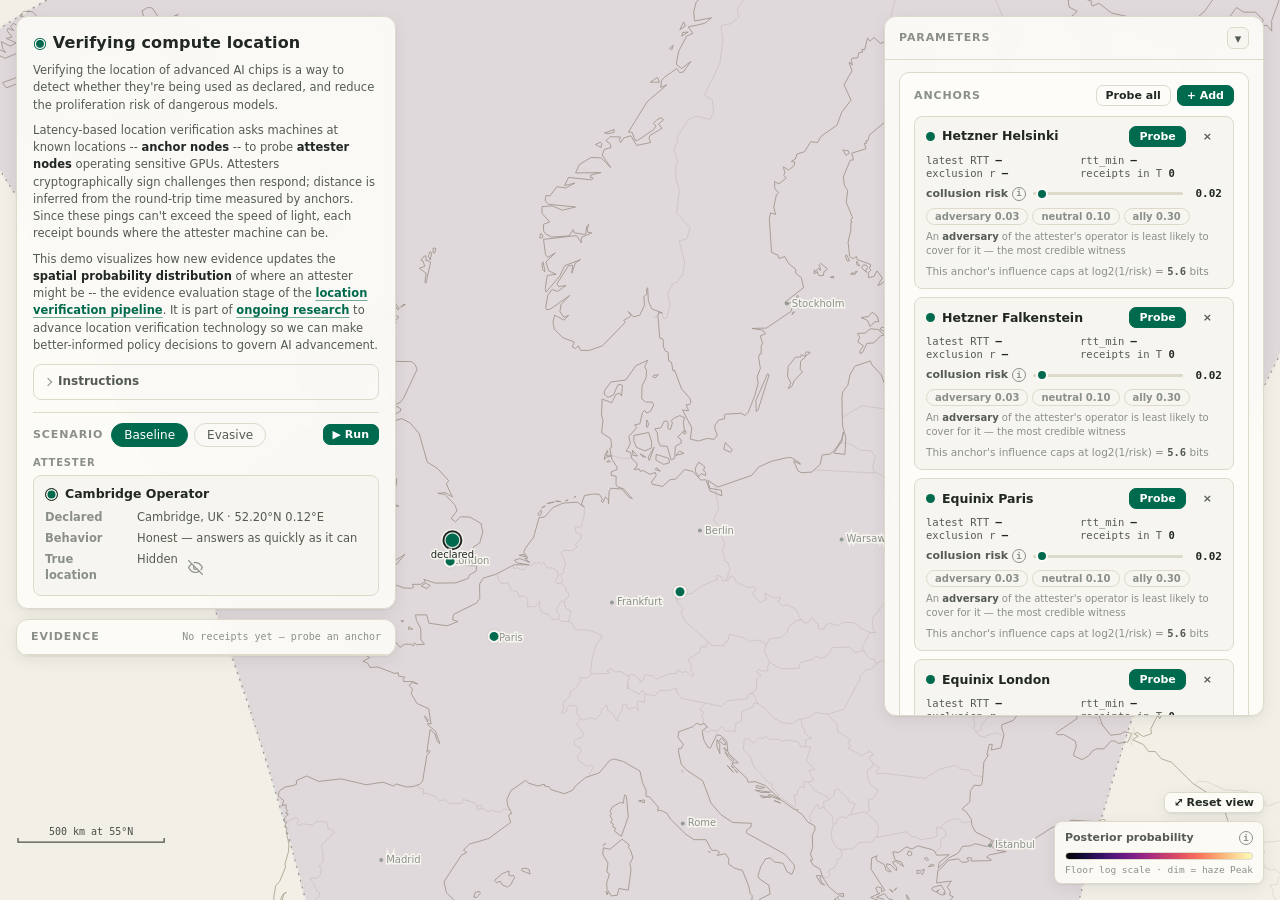
<file: viz/story.html>
<!doctype html>
<html lang="en">
<head>
<meta charset="utf-8">
<meta name="viewport" content="width=device-width, initial-scale=1">
<title>Verifying compute location — step by step</title>
<style>
/* story.css -- the mobile scroll story.
   Same "verifier's bench" voice as style.css: warm paper in light,
   green-black in dark, hairline rules, mono eyebrows, #006a4e accent.
   The theme tokens below MIRROR style.css -- render.js reads them off
   document.body at runtime, so the two pages stay in one palette. If a
   token changes there, change it here. */

:root {
  --font-ui: "Avenir Next", "Seravek", "Gill Sans", ui-sans-serif, system-ui,
    sans-serif;
  --font-mono: "SF Mono", "Menlo", "Cascadia Code", ui-monospace, monospace;
  --ease-out: cubic-bezier(0.23, 1, 0.32, 1);

  --surface: #f7f5ef;
  --surface-2: #efede4;
  --card: #fdfcf8;
  --ink: #212722;
  --ink-soft: #545b53;
  --ink-faint: #8a9089;
  --accent: #006a4e;
  --accent-ink: #ffffff;
  --accent-soft: rgba(0, 106, 78, 0.1);
  --warn: #a85417;
  --warn-soft: rgba(168, 84, 23, 0.1);
  --line: #ddd9cb;
  --map-water: #f1efe6;
  --map-coast: #ada793;
  --map-border: #c6c1af;
  --shadow: 0 1px 2px rgba(30, 33, 28, 0.06), 0 4px 16px rgba(30, 33, 28, 0.07);
  --card-veil: rgba(253, 252, 248, 0.88);
}

@media (prefers-color-scheme: dark) {
  :root {
    --surface: #0f1411;
    --surface-2: #141a16;
    --card: #171e19;
    --ink: #e5eae3;
    --ink-soft: #a8b0a7;
    --ink-faint: #6e766e;
    --accent: #1a916b;
    --accent-ink: #06130d;
    --accent-soft: rgba(38, 166, 124, 0.14);
    --warn: #d07f3f;
    --warn-soft: rgba(208, 127, 63, 0.14);
    --line: #252d26;
    --map-water: #121a14;
    --map-coast: #46514a;
    --map-border: #303a32;
    --shadow: 0 1px 2px rgba(0, 0, 0, 0.4), 0 6px 20px rgba(0, 0, 0, 0.35);
    --card-veil: rgba(23, 30, 25, 0.9);
  }
}

* {
  box-sizing: border-box;
}

[hidden] {
  display: none !important;
}

html {
  scroll-behavior: smooth;
}

html,
body {
  margin: 0;
}

body {
  font-family: var(--font-ui);
  font-size: 15px;
  line-height: 1.5;
  color: var(--ink);
  background: var(--surface);
  -webkit-font-smoothing: antialiased;
}

/* ---- scrollytelling scaffold --------------------------------------------
   One sticky full-viewport map behind a column of step sections. The map is
   scenery: it takes no pointer input; the page just scrolls. */

.story {
  position: relative;
}

.story-graphic {
  position: sticky;
  top: 0;
  height: 100vh;
  height: 100dvh;
  z-index: 0;
}

.story-graphic canvas {
  position: absolute;
  inset: 0;
  width: 100%;
  height: 100%;
  display: block;
}

.story-attribution {
  position: absolute;
  right: 6px;
  bottom: 4px;
  font-size: 9px;
  color: var(--ink-faint);
  background: color-mix(in srgb, var(--surface) 70%, transparent);
  padding: 1px 5px;
  border-radius: 3px;
  pointer-events: none;
}

.story-steps {
  position: relative;
  z-index: 1;
  margin-top: -100vh;
  margin-top: -100dvh;
  pointer-events: none; /* cards re-enable it */
}

.story-step {
  min-height: 100vh;
  min-height: 100dvh;
  display: flex;
  flex-direction: column;
  justify-content: flex-end;
  align-items: center;
  padding: 0 14px calc(20px + env(safe-area-inset-bottom, 0px));
}

/* extra runway after each card so a step holds the stage while its map
   settles, instead of the next card arriving immediately */
.story-step + .story-step {
  margin-top: 24vh;
}

/* the title slide: card centered on the viewport; the map story begins as
   the reader scrolls past it */
.story-step.centered {
  justify-content: center;
}

/* ---- cards --------------------------------------------------------------- */

.story-card {
  pointer-events: auto;
  width: 100%;
  max-width: 480px;
  background: var(--card-veil);
  -webkit-backdrop-filter: blur(10px);
  backdrop-filter: blur(10px);
  border: 1px solid var(--line);
  border-radius: 10px;
  box-shadow: var(--shadow);
  padding: 14px 16px 12px;
  opacity: 0;
  transform: translateY(14px);
  transition: opacity 320ms var(--ease-out), transform 320ms var(--ease-out);
}

.story-step.active .story-card {
  opacity: 1;
  transform: translateY(0);
}

.story-card h1 {
  font-size: 22px;
  line-height: 1.25;
  font-weight: 600;
  margin: 0 0 8px;
  letter-spacing: -0.01em;
}

.story-card h2 {
  font-size: 17px;
  line-height: 1.3;
  font-weight: 600;
  margin: 0 0 6px;
  letter-spacing: -0.01em;
}

.story-card p {
  margin: 0 0 8px;
  color: var(--ink-soft);
}

.story-card p:last-child {
  margin-bottom: 0;
}

.story-card strong {
  color: var(--ink);
  font-weight: 600;
}

.story-card .mark {
  color: var(--accent);
  margin-right: 2px;
}

.story-card p a {
  color: var(--accent);
  text-decoration: underline;
  text-underline-offset: 2px;
}

.story-card .aside {
  font-size: 12.5px;
  color: var(--ink-faint);
}

/* quiet per-card step-through affordance */
.story-next {
  display: inline-flex;
  align-items: center;
  gap: 6px;
  margin-top: 4px;
  padding: 5px 10px;
  border: 1px solid var(--line);
  border-radius: 999px;
  background: transparent;
  font-family: var(--font-mono);
  font-size: 11px;
  color: var(--ink-soft);
  cursor: pointer;
  transition: transform 160ms var(--ease-out), background 160ms ease;
}

.story-next:active {
  transform: scale(0.96);
  background: var(--accent-soft);
}

/* ---- intro extras -------------------------------------------------------- */

.scroll-cue {
  display: block;
  margin: 10px auto 0;
  width: 22px;
  height: 22px;
  color: var(--ink-faint);
  animation: cue-bob 1.8s ease-in-out infinite;
}

@keyframes cue-bob {
  0%,
  100% {
    transform: translateY(0);
    opacity: 0.55;
  }
  50% {
    transform: translateY(5px);
    opacity: 0.95;
  }
}

/* ---- closing links ------------------------------------------------------- */

.story-links {
  display: flex;
  flex-direction: column;
  gap: 8px;
  margin-top: 10px;
}

.story-links a {
  display: block;
  text-align: center;
  padding: 10px 14px;
  border-radius: 8px;
  text-decoration: none;
  font-weight: 600;
  font-size: 14px;
  transition: transform 160ms var(--ease-out);
}

.story-links a:active {
  transform: scale(0.97);
}

.story-links .primary {
  background: var(--accent);
  color: var(--accent-ink);
}

.story-links .secondary {
  border: 1px solid var(--line);
  color: var(--ink);
  background: var(--card);
}

/* ---- progress rail ------------------------------------------------------- */

.story-rail {
  position: fixed;
  right: 8px;
  top: 50%;
  transform: translateY(-50%);
  z-index: 2;
  display: flex;
  flex-direction: column;
  gap: 10px;
  padding: 6px 4px;
}

.story-rail button {
  width: 7px;
  height: 7px;
  padding: 0;
  border: none;
  border-radius: 50%;
  background: var(--ink-faint);
  opacity: 0.45;
  cursor: pointer;
  transition: opacity 200ms ease, transform 200ms var(--ease-out),
    background 200ms ease;
}

.story-rail button.current {
  background: var(--accent);
  opacity: 1;
  transform: scale(1.45);
}

/* ---- reduced motion ------------------------------------------------------ */

@media (prefers-reduced-motion: reduce) {
  html {
    scroll-behavior: auto;
  }
  .story-card {
    transform: none;
    transition: opacity 200ms ease;
  }
  .scroll-cue {
    animation: none;
  }
}

</style>
</head>
<body>
<div id="root"></div>
<script>
(() => {
"use strict";
// ---- geo.js ----

const R_EARTH = 6371; // km, mean Earth radius
const CENTER = { lat: 54, lon: 13 };
const HALF_EXTENT = 1800; // km

const RAD = Math.PI / 180;
const DEG = 180 / Math.PI;

function haversineKm(a, b) {
  const dLat = (b.lat - a.lat) * RAD;
  const dLon = (b.lon - a.lon) * RAD;
  const s =
    Math.sin(dLat / 2) ** 2 +
    Math.cos(a.lat * RAD) * Math.cos(b.lat * RAD) * Math.sin(dLon / 2) ** 2;
  return 2 * R_EARTH * Math.asin(Math.min(1, Math.sqrt(s)));
}

function projectAt(center, lat, lon) {
  const phi = lat * RAD;
  const lam = (lon - center.lon) * RAD;
  const phi0 = center.lat * RAD;
  const cosC =
    Math.sin(phi0) * Math.sin(phi) +
    Math.cos(phi0) * Math.cos(phi) * Math.cos(lam);
  const c = Math.acos(Math.min(1, Math.max(-1, cosC)));
  const k = c === 0 ? 1 : c / Math.sin(c);
  return {
    x: R_EARTH * k * Math.cos(phi) * Math.sin(lam),
    y:
      R_EARTH *
      k *
      (Math.cos(phi0) * Math.sin(phi) -
        Math.sin(phi0) * Math.cos(phi) * Math.cos(lam)),
  };
}

function destination(lat, lon, bearingDeg, distKm) {
  const phi1 = lat * RAD;
  const lam1 = lon * RAD;
  const theta = bearingDeg * RAD;
  const d = distKm / R_EARTH;
  const sinPhi2 =
    Math.sin(phi1) * Math.cos(d) + Math.cos(phi1) * Math.sin(d) * Math.cos(theta);
  const phi2 = Math.asin(Math.max(-1, Math.min(1, sinPhi2)));
  const lam2 =
    lam1 +
    Math.atan2(
      Math.sin(theta) * Math.sin(d) * Math.cos(phi1),
      Math.cos(d) - Math.sin(phi1) * sinPhi2
    );
  return { lat: phi2 * DEG, lon: ((lam2 * DEG + 540) % 360) - 180 };
}

function unprojectAt(center, x, y) {
  const rho = Math.hypot(x, y);
  if (rho === 0) return { lat: center.lat, lon: center.lon };
  const c = rho / R_EARTH;
  const phi0 = center.lat * RAD;
  const sinC = Math.sin(c);
  const cosC = Math.cos(c);
  const lat = Math.asin(cosC * Math.sin(phi0) + (y * sinC * Math.cos(phi0)) / rho);
  const lon =
    center.lon * RAD +
    Math.atan2(x * sinC, rho * Math.cos(phi0) * cosC - y * Math.sin(phi0) * sinC);
  return { lat: lat * DEG, lon: ((lon * DEG + 540) % 360) - 180 };
}

function project(lat, lon) {
  return projectAt(CENTER, lat, lon);
}

function unproject(x, y) {
  return unprojectAt(CENTER, x, y);
}


const WORLD = 256;
const MAX_MERC_LAT = 85.05113; // Mercator singularity clamp

function lonToWorldX(lon) {
  return ((lon + 180) / 360) * WORLD;
}

function latToWorldY(lat) {
  const clamped = Math.max(-MAX_MERC_LAT, Math.min(MAX_MERC_LAT, lat));
  const s = Math.sin(clamped * RAD);
  return (0.5 - Math.log((1 + s) / (1 - s)) / (4 * Math.PI)) * WORLD;
}

function worldXToLon(x) {
  return (x / WORLD) * 360 - 180;
}

function worldYToLat(y) {
  const n = Math.PI - (2 * Math.PI * y) / WORLD;
  return DEG * Math.atan(0.5 * (Math.exp(n) - Math.exp(-n)));
}

// ---- map-data.js ----

const COAST = [
  "_db@|cBnE`A\\\\l@AN`@S@Ub@{@Oe@e@k@ReBM?k@fAl@@UwA}A",
  "{ra@piBNTOU",
  "a{W}CNICLKC",
  "f{NiyCRKGTKI",
  "yhXtdEzBLnDhAtCd@vGFfFrBfBZhArBfA~@z@LZQx@A|BRPW`CGvHZh@Xd@t@lBTvCdBv@Jv@HrEUhBe@rAiAx@Y\\FVOFi@CiBe@Vc@?_@U_@cAJgBUu@DmCzBaFTgB@yBRy@l@u@PaAhA{AZqChDiF[JG_@k@~A]FUSAa@r@m@d@mAIUs@l@Az@IDO][|@SLYS@wA|CyGMqBu@yAGeBVu@w@kC_@UC`Co@[aAgBuCaAmB{AkCkAuAAu@N}CcAmBWeAs@aBFgDg@qBo@cAw@aBgDgBiAAMVMPsAUqA{AeAq@eAa@rAsAbCEaBo@PGg@jAuA[MBg@WEYd@c@Ws@X}A@hASCa@_@CMo@?K\\^Vi@Ku@W@Ym@iA`@AY^?L]g@_@_AVCSZOJm@SY{@SIk@MDFn@OQODM\\YYQkAJYYBO^[[a@Zi@g@?a@WIoBx@sCnCXrBQSQLLs@oAu@_BT_@v@Iy@e@Ja@h@Ay@i@Cp@c@SQ~@a@aAqAYqA{@WW]X]Ge@]OOe@k@G?k@W?YX?e@]E?Yg@EMU]h@{B?e@Q_@TSa@g@ANOGmAd@_@dA@|@g@[Wg@Xa@QeAx@w@Sm@z@mCVgBj@}@M{@h@e@DkCmAPVKFd@j@}@CMl@c@@MWJc@a@c@S@M`@y@TITpAtAIj@Xl@`@QfA^C|BLj@|AxBG^wC~AO`@y@ZWC?ZOJk@AkCdAmB`BwCb@o@tA}ChA}AO_Ai@[oAq@gAe@sBG{Ac@mBTuBM_AVeAc@kBF_A_Ag@N_@`@QA[c@iAQLi@{EiAo@MFJVa@ZWz@EdB}@XLdAy@bAe@~CFz@i@xBg@TeBm@c@r@_CxABjBe@rBDdA_A|A_@D@^m@pBR|B{@v@Dx@OZ}@h@}@L[Xw@A_AlAkDjA_@ZWd@\\AHTgBlBYdAWRMvAc@rAWI]^Do@O[gBlAOe@[h@OnD}@~@gCbA{@~AaAf@e@nAs@l@Ar@o@t@NbAOfCFh@{ApEGtABb@p@vANvBn@dCCdATfB\\fAl@r@PlA`An@CNdAZjAzBZJ@dA^NUBt@t@Pf@LdBRD@ZVDhAzBn@jEDfCxAn@rFJjARjEpC~BLW^YIAl@NNn@w@j@D\\m@lAY[]J]d@?RZl@Vn@_@e@?i@q@l@e@`Bn@u@L`FxBvEuAt@@zAYZV`@EpAw@jAIn@YxBaCFe@WoAXy@r@gAbBuAi@KUP@m@PEdCx@bAEaAuBBs@nAuBnA`E`DRY_AkAAS}@?wA_@{@w@w@NkA[Uh@eBAn@dAhAf@vA`DnAjB|BO~@b@WZN`A{@f@ISSm@Pl@{B`AaA`@iArAQf@sAYC?c@vAw@n@QbA?xAk@lBH`B}@rBg@fARpFD",
  "a{a@|mBCSnAcApB\\j@`@CT`@`@M`@[LkCRa@UcAKRaA",
  "kr_@`iC~FcD|AcBtCaBVDr@a@BPaAdBmD|CqHhDg@KDm@",
  "a}WNCiA`@_AMo@d@oAi@uBqAgA\\hAWX?hAjAlAq@TQi@e@WKo@}Aa@AzAnAl@F\\eAb@Od@i@ZxAa@hBIDlAQz@yA~BjAc@fA}A?_@",
  "ovLrqHzCf@XOm@KH]v@Zr@EQk@Jc@NC`@d@Jj@UPNLMh@Ph@i@H_@a@aE`@e@WZMb@Ln@Yo@UoAPa@m@NW^C",
  "oiKayNcEEi@c@aBCeBRY`@pD`@jFJhDWwB]",
  "ueJ{sNTIPi@b@MeH@{CVjDBVBBRzARpAG",
  "d~CkyLOIFQz@WpD^fEEP@?d@`Aj@_HKkARmDo@VQ",
  "gk^p{@`Au@jA@j@_@ZNMx@a@\\}ADaATa@MZa@",
  "shVebANt@f@XtDfEl@ThBhBXbAyCeB[k@{@_@cAeBA]qA[c@u@_Aa@^yAE_AJOn@bBGR",
  "k`WcgAh@RGQPMl@FrBcATHDJi@\\\\nFq@c@qBg@Ea@k@YSa@Gq@J?",
  "}bWgcAp@Mv@RBd@Zf@GpAlAXLZ_@bA}@^Wr@g@EYc@`@cAAq@qAwDJ[",
  "omWk`AFc@\\]EeATm@TEb@P|@m@WzBi@GYb@@xBq@ZFcA]b@AOWGL]",
  "epWeeAJAGO\\yAOsAj@YNi@|DG_@rAm@Xg@n@WBNf@a@t@[ZoABUNTc@",
  "gvVgoAGy@~@{@NHf@WpBD@JWBk@r@WjA_AbBWD]O]cAJg@",
  "{l]zf@dAm@jAiBfAc@E`BwAjAAj@Yd@w@Zy@KIUZ}@",
  "k{\\tXdEkD~CkAnA{@?ZND_APaDpBoAb@mAlBAhAi@`Ao@_BTo@",
  "ibZdm@|AHj@Xp@fAb@zAaCBaBeAg@gAj@}@",
  "ipXjTRERs@d@[nAAbBe@|@Zb@S|CF~@dAGx@i@eAmAx@WCk@g@S@APcBVGWaA?aEhBIy@P]",
  "wyWzSXa@j@SnCFJJEp@W^eBn@kBe@?o@LI",
  "s_W|q@d@CDJ_@DLNhB`AdAa@hBVdDcArCb@Jv@S^i@OwD^y@COUa@@MNiF{@@Wg@]Dc@",
  "kqVz|@f@m@h@CL[v@i@ZNxB?l@ZYd@eBJaAf@i@l@{@PgAc@EMX[",
  "_gVzs@T_@b@DFN^[r@P`@o@f@E^JAXoAp@GVnAJn@w@pAK~@^LtAy@ZaFs@e@a@Id@oAENQs@@WOPi@",
  "ovUfr@bAn@Cz@h@??PeBRi@GNMk@uAFQx@S",
  "eqUhr@nA[h@VvAMDH[h@yAd@Ov@e@m@iAi@\\g@",
  "ywSjN^u@H_Ap@iAd@DBf@Tg@XFPP?\\l@^@L_@Ls@Eo@Ri@~BeCp@Ja@i@aAxAU",
  "onCimJpACv@VpA@WTRX}@Tf@\\AL]Gk@q@gAAoAi@e@AfA_@",
  "ovC{eNnBBnBUES{@K`AQbD@r@eAtBCrFVaAJDPs@Nq@d@yBZ~@\\X\\`AHKTWBgIUp@VILJFiAF{Dc@mAg@yCSbC[",
  "ccKmxNzMD`AXRZgAZ}BKyCLmEg@]a@XO",
  "ydHovNkCi@wDZKQbASfEEhNn@uEFa@VmDU",
  "q`IswN`Ca@fCAnDRPTG\\RFlFAzFl@eAVeEEdARUDaCCe@SoAFBUv@Ek@MiCAs@W}EGsC]p@I",
  "urHmqLlABtAZT`@Cn@WZ}AJoCW{Au@MPWITa@zDq@",
  "mxJgtLjGcBr@D~@^_BjAmBBOX[DoCCG_@PM",
  "o}LkiMbBa@|CL\\NCZRZ{ADyFWFU\\K",
  "uaQ_sNfFIfAL}@ZsE^oCK_C_@pFS",
  "o{T}pMf@d@jA@yBd@eCJ_Ba@YYdG]",
  "opZ_oM|BE|@POb@aANcBOQa@JM",
  "qbDc{EjARJm@p@FvCUpAJHU\\EQGDK~@JTWL\\RCBTQb@cDNq@LQ^qGQMCOw@\\R",
  "{wCmmFb@Mb@yApB[j@k@vA^kALiAp@ETmAHa@t@aAZI[XE",
  "euEi}EbCj@dCGJh@rBRCXYj@oB^ISeAOy@k@eACZi@EQ{BiAx@P",
  "wtB{hJDLt@?nAt@Dx@c@d@Z^e@K[c@uAo@VOCm@u@Yn@K",
  "mjAsvICi@_ASBS`@OeAi@Ho@K[r@Kv@L`@NKLTf@XEAc@LI^B\\d@bAD[VIt@WXgA@i@rAe@IC_@",
  "mbAqwIEe@`@y@|CP?^Yf@yATeAO",
  "gSowFPEAc@jAVpAv@YPg@KS\\u@Pa@Qk@}@JO^B",
  "nqV|kMhMObA`@gA?iAXr@XWVf@BCJaCRaGMHMKSoCa@x@m@^A",
  "dzW|jMCX}BIUZm@NeFx@eFNSEG]`AUQQPIpAQxAP`DEDOqBI`DgAnFA^\\g@Z",
  "l`LppNjEKcDn@QVaBJQTcDYNc@x@EZWzCA",
  "`eJhqKVMe@ODWt@QGIhAPM[HUvAV`@d@y@AATWDv@LQJo@IKPQUWACLmA@",
  "piKprK\\?SSPQGKr@Kd@NANbB^RViBXsDs@PIf@H",
  "xnMfzLcCg@pA_@\\B?Nx@Od@h@fAg@b@^~ETr@X]Xc@@iKi@",
  "xrMruLqAm@lBk@t@BNPbAFXROVoDN",
  "hnRdaM`Bg@|J^b@Py@RkJPqEf@eEPeLBDYcBGI_@Nc@NAlEf@r@GgCa@c@]r@K`B@j@Pr@p@l@QUSTWn@FRf@p@?Oi@RQtAKzA`@~A@`@P",
  "bvMbfMdAJaBXFFl@JlAI^HDPe@XiGv@g@]z@c@a@Iw@m@JIzEY",
  "rmLjfL_AAg@a@mAQp@SmBk@v@WGe@q@YDO|B`@rCvBFb@k@^",
  "~cb@c~LqDKeCJ{D~@~@\\jGXfDI",
  "dhJvaI`@K]K`@[v@F@\\n@Q@K[IHI`BIEPh@XGf@dBn@Nf@q@b@KUu@EX]mBND_@gDm@IM",
  "j_F|sI`@?r@{@VJf@IGMPO|@?hAY~BDoADLFKPsC`@_@Xk@FsAfAy@UTIA_@",
  "dnM~mGcAACe@i@QSYdAeA_AWJ_@UWTy@hBOGLZ`AHbCb@dAw@X",
  "hsJ~aI{@q@VMnAPXKj@PtAWKXs@\\`ALcAJnCx@yAX_@IS]aACeAy@",
  "|sMnvHM}@k@UZt@Mn@INa@?Q]EqBRkB`ACNPEZr@d@WF?Nn@?ZP_@XDZb@AD`@gBH",
  "viMxvGa@Po@Oi@u@~A_@BZ`@\\IX",
  "fnKkuH}@r@iBb@cDZgBKbAq@pEkAnEa@fAHyBl@",
  "~tJc~GPOK[fAGLUtAdAu@An@f@lABWQLGa@Sn@F{BaA_@cBNm@NAjAh@jB|BPl@Ij@i@\\iDOmBy@",
  "f_`@}jKlBC|AWRY|@OvBTrAEf@URDL`@ETu@PqBWsALcAb@iAN[^_Ai@eB?Y[v@G",
  "dj_@evJNGBo@xAQlBNTRvB@{@f@eEp@IQeBKFW",
  "l{^iuIv@u@r@AdCZrAhAOVm@BgBk@aBAk@Uw@Ld@S",
  "d|MmpBnBo@~DYdALV^{@Vu@x@qAH_@VOa@c@DQWaAR}@GZo@",
  "dyK{qB|G[f@^WlAqDBsAUi@c@@[",
  "pw\\igJLIIYzAJGY|@ML@KHHTt@Lh@[f@Hi@^\\B]`AtAcArAP`@d@iAxA_@QJOZA[Gg@BJR}@Dv@`@SHaAe@PQqE{@RSj@CKEiBHe@Yd@M",
  "`v\\sjJS?SYjC[`@DMZh@CnAh@yARaAa@KJm@EGWSL",
  "vqXi{It@m@dAXDn@f@`@Gf@IH}@o@EXm@LUKSk@Bo@",
  "|zXkvIYD]b@a@?G_Bl@AISr@_@h@@WWcATtAsAbBe@CSVYnA?M`@h@d@iAOYV`@Vt@@kAb@u@BHPWR^LcAv@OB?SOAEZWJ",
  "jdYicJ{@h@ObAwAG?U`@k@{@h@MKAg@VQ~BQt@H",
  "~iYwdJd@c@jAU`@b@f@LAt@]Ci@k@U`@[HXh@a@??P[L[CR^{@z@KcBr@gB",
  "beYceJe@IJSEY`A{@F]YBeAlAZq@t@u@vACn@e@s@lCa@^Xv@ET]DcAo@",
  "`oY{eJYq@}Bd@KUTYfAIiAICg@nASr@XNISUf@Wz@LHRb@Wd@VJXURkAf@a@j@k@D",
  "xcXwgIQ|@a@m@FsANa@nAa@\\~@w@x@]QB^",
  "dzXmkImAWMoAk@uAzATJdAbADiAm@Rg@|COD~@c@v@_Bj@t@EJJoAV",
  "nrXkeIBMb@AKW`@?^_@YWdBc@cAGBc@RS~CJqAZVLQ\\uCjBg@PSM",
  "ncKqaH`ELlB[RTXKESh@a@UY@]pAhAs@PE`@eADET_@NgAHKEVAy@WNRa@RXHw@Rs@EJEAa@eBk@ZM",
  "raMk_G~AR}@m@fA^zDL|@X\\\\CJi@KRLmCOaGqAf@F",
  "gv\\xYNO\\T\\Sl@CHRYrBbANd@\\d@|@j@Ph@IbAJTi@So@NKXvAXL|AJfASpBAPf@KR_ARkAp@w@Gu@h@cDEwCcAy@iAeA@i@SKS\\i@C]q@I[k@AmAh@I",
  "ggWzx@`BdAVfAYTTZEPk@DqBe@qBsBqAy@wEiAuAe@kA{@`ASdAZvFVf@L\\h@jAr@xAZ",
  "uz[bmGZg@WCEMl@OD\\PD\\o@IZRx@NF`@SOVh@`A~@SdBFHa@k@KpAO|@}@j@mAL}@u@r@KSf@o@RHAc@zAwBXwAM}@_AVo@CoElAoAOYPAUYM{A@a@_@q@DSQq@LMRI|FHDTe@EQx@vBKtBd@J",
  "ubRwwN~Eg@|D_A~B@~@X`J\\~Ah@eCAfCr@fCHjAVWPoBPmI`@kCWiOUo@OlAk@OMuCQAK",
  "_mRqmN~A_@_CES}@w@]xCo@hCEp@`@x@CpAZJAGOmAa@tA]`LJj@Nx@M~JvBeFRqB|@sKTuC\\wJ?aBYV[x@E",
  "epSskNfBCb@G?OfAIx@[hDPjBj@}AqAk@IjCYj@JMTxBSRT`BXd@j@STjBFnApApCz@oBNmGm@_I?g@M{IOqB_@?a@^]",
  "aa[cyMvCD~G}@bBb@Hr@v@Lt@a@bAEvFiAjFh@XNi@\\vA@Hf@Mf@bABu@h@{ATqAh@iEZm@EeAu@uBTwI[_B`@cC]dB_@rAs@Tu@k@E}BCINr@PDPWb@eA\\iDNkDm@\\S}B_@lIaA",
  "{~ZyjMjCm@lCUhDFjClAhCHo@LqCQoIf@eF?Di@VU",
  "yl\\wtM^JtAWlHCTEEWNCxDEjCLH[h@Mf@Rd@v@cKhA_EJ}CEsCWo@o@X?",
  "sia@~dFi@~B[\\P@qCx@qBReCwAs@Bu@V\\t@VtBx@`@LfBVYt@GvA\\X\\@d@a@Tt@`BjDpEdCnAZe@x@?@g@TTVGgBeCQaAPc@\\_@vEwA`@e@Oc@oBc@g@a@WoBWi@FWYSf@eAGUb@o@MAMXg@[\\[z@?x@yAi@TIQRYG[VOBPh@YXi@ATq@|@VD~BcDk@k@p@b@LKd@m@Me@~AoBaAENT_AvAa@[CT}Bd@G^c@Ik@`AGh@b@@oAdBHb@MVRl@sB\\I`@UJUK`@cCKC_A~@",
  "qw`@nlGaA[aA{AiCmCGMJKZAOUPY{@o@?Q`AZs@k@z@ECNj@f@Qs@UQH?dDfAXuAj@OLSEYi@CTEd@DhAn@Xd@d@tBj@b@n@Ln@xBKJv@n@A^L[l@h@?RLM\\HQN\\I^LSL^CjAt@IBNPbCn@AXTIjCj@dBrAI^VK|@`@@d@JYn@`@QNXERL?Rg@LTDGPx@SIRZ?HXs@Ad@Vg@J`BRB\\m@ML\\O@e@Qh@`@WRkB@a@Q{@j@eAAe@p@mAGaAJuBOaCoBwAWNe@o@{Aa@c@CKXM]?_@yBLG{DgAZg@s@`@c@[SFNLqBD?e@r@KVc@^Bg@UTOu@]",
  "evWen@\\w@CiAPw@l@Wc@o@XwARBh@q@pAq@JPWhBDXx@CL^t@SZpATFj@Of@hAnAb@O[Do@`@e@p@OPXx@ZZt@fBT\\RTZNxA\\v@Y\\UCaAiC]Wa@FId@]CU]O`@i@VSoAc@A{@^o@r@j@pAQtBY`@oCdAU@e@g@A|@U^_AkANaBh@k@}@qBYMiAjE?kBgAaAGiA",
  "i{V}pBT`@DnAeAvBfAnDjBp@Ar@h@nA{@hBL^[pA[\\{@POMP]y@a@[?{@Xa@vAY?MQF[KOkBr@|@\\u@jAD^eALN|Ab@WMm@~@@~@Y\\oAz@c@r@y@XBg@`BA\\NJj@aAvBsAv@R^d@n@Er@g@TCPRBmA{@{@C_@fAm@AnA\\Dd@cA`@Kd@eEVa@?q@KMaAv@c@CIQNiAUoBJmBo@mDcBUiD`Au@i@OR@`@",
  "cnZhv@fCgC[q@d@b@jBPZi@JTz@\\DQm@oBbAcAuAK`AIp@g@s@OrAgBZmAMU`@E[Yp@DDo@zCgBNFrBa@~By@zCOxAq@LWEYc@AzB@V]b@Bx@cACm@[g@ZFHt@XHV`B\\^bA?^gAW]Vs@nA}@z@MNWs@UcBT{@{@_@IeBb@Ia@]K?QTAYe@~D`@`CEx@q@PuA~Ba@x@De@q@M}@kB_@aAq@kASeALyB|@mBFQNF\\e@fA\\fAOtBu@fBCq@]GMlA[CIz@g@ZoA?iAeA]u@m@]]}@gC_@SOHe@}CgAwJlDeDRY^wABoGpB_El@oBjAqAByBfBo@FwAtABrB_GfBmAHkAdAAjAhCB`@TAR{@hB{ArAqAj@WxAg@ZYfA{BCK|AuCd@p@VUf@aBb@aBHh@Rd@EGV_@P`AXz@Mt@m@jKw@j@_@Zo@lAw@P[Ee@RDl@[vBmDrEw@Ta@dAKNTx@Nn@Qp@i@y@~AR?INJ@|@EQf@fBTpB@`@]ZDW?[`@aAC}@Vu@x@@f@nChArA_@xBFh@Kv@L|AiA",
  "qkV~AHmA]YJg@q@yAm@y@YXc@?iA{AuALe@`@iDHoA`@m@Q{CRsAc@oCgCa@JMZnCzDx@b@hCNr@Et@_@lKHtAQl@N^b@b@|AIfAc@|@w@`@]`AgAFWMuAeB_@Rm@?}@a@yB?JScAQi@NIXHj@\\?b@Y\\D`CbClAXh@h@x@Ck@t@e@P}@dBi@^Ux@NNLbAaAr@Uf@_@CC`A\\I?LxBXLx@xAMRc@YaB|@a@rAoA_@eA?sA`@Sl@BlAv@c@vCNjAKhBZhB]vA~AAl@Tr@a@Ri@q@qDAmAZ{@Ac@XQhANLKPg@EeANi@}@o@OcA]i@@gBg@cBg@m@Yb@LkA",
  "irT|q@}Kr@qBWiCv@cAFc@X[Ah@_AIeBJY|@[pBP`BKj@U?q@ZOTy@xAGlBo@fAFh@q@l@D^bA\\ZxD[h@JxBOdAcBbCMbAo@v@OFTb@PtCe@h@h@NbAX@b@|@TWXVKJ_CBsBd@Tr@YNsCN{D|@m@By@YkBDwCd@qBr@",
  "cuRkLK[a@Bq@p@c@~@{@Lo@b@k@xA]\\{AVc@ZB^zAf@eAKwAm@o@Vi@bAfAn@B`@STLTQ`@e@Z_B^_@A_@zCaAt@BZb@f@?`@_Am@uA@c@T{AzBCTj@lAQj@R`AKhDZ`DXCt@q@t@f@vAm@GhAN@xCcD`GyDpAmB~AgAvCeED_ApBaFtAaBd@gAdB{@fAcFf@iArDcBTaBf@YrAwB`@YfAUjDgDhA{BCw@oAIcB~@gAJeAGmCJgA`AQj@q@p@K~@eA^W`@}DrBqCvDuA|@Le@",
  "w{TeQbBPb@d@?p@f@KDJKn@n@rBe@^lD_A`BGl@u@p@Tz@rALr@WA`@VBxC_A`AZz@Ab@o@d@RPCVmAP{@`AKr@N`A[Z_@`E}@OYXg@ULPSLwA[s@HKQY`@G`BsAm@_AN_@Oi@YKs@}@~@u@ICj@OFq@MWU_@NSW?f@UFOSSpCKJ}FqB{@}AT]c@OI_ALBAIi@GCSBg@j@MUQ?u@Z?}AyA@y@KZUFaAy@_A_@RyAKoBm@aBi@_@Hi@y@l@aAJgAOQQrDoCx@aAq@e@ESv@uA\\OKKXGMCDUr@Y?o@x@e@mAAKSWP]I|@mAEIg@i@}@PkBYAWhAaAM_@qAD{A[WSAa@dCk@n@k@jARFOe@MVe@bB`@[WBg@OMHg@fAi@Fo@VIj@|@VHKk@L_@x@|AdAlAr@fBZNZMb@d@I^UJJZ\\Vl@DT?DWrBfApANPbAnDlEvDz@",
  "kmJ}nMIKZi@eB@g@g@uANSIBQaAAsA[r@MGGwAK_Co@qi@aEqCy@FGOSxAk@~DOjFd@tBn@bGf@hHZ`JG`@HCTTHbCEn@VfFXbDd@EL|@N`@`@xCAGT|@ZhBQl@Le@VcBFvD`AOL_BJ~CNjCzAnDd@wAl@LJa@XmCScI\\aAMsBy@l@c@yALUOR_@eCWc@S",
  "kaImaM}@OgABiAa@{@iAhASgAY{ACb@c@a@W_Ha@uH^ODn@`@Lj@nAFR`@j@HFZ_@d@j@v@eFdDkFjA~AZpDW{@VXDx@SbAFTM~BBnAMHJrFe@m@GB[OGaBGjBg@h@APKG[zGLp@Kb@WNc@]o@",
  "qxZgrIcA|@Az@XBFJMH^Xv@Qx@TAvBf@fBAbA[ZPHy@j@g@z@?j@ZhAOpA@`Ct@bDu@zAGv@j@rAOxAh@hCYvAWPaA}Ba@]kCZ]hB]aAPmAt@Gv@iBd@Yd@y@AaAiBaF}BU_AJaBfAa@p@Bm@dA}@fB{EfAmFZUXgABqA]s@?eARcAz@aBKeAx@w@ZZj@?",
  "qj[koGTc@u@qB`CnA~Dg@nDkBzDgDt@TNZe@jBBn@VzAn@jADfAl@RtCWSp@JRjBz@HhAk@h@I^RlA[Rm@Sw@{@cAN]MrA}@f@Af@_@C]YWm@?w@j@sAi@wAEuGrBe@sAkB{Am@QoCEuBa@_Ak@`BPXw@",
  "c_YkuE~AHn@STD^~ApAi@dBR^M\\FDw@UYeACuDyBwAoAk@QeAIURwBImFo@SDFXSJ}AC{@k@Pk@KY}B{BC{AWc@_B[CNvA~@QPEd@m@Ps@g@aDu@}@q@s@iA}As@_@oAw@kAs@sCLo@p@Ka@SSo@PcAUYq@WKeAy@?WhAe@Uc@JUUAk@vALQcAkAXe@IDfCiAtAe@bB@fAN~@n@ZTh@NfAfAJ\\d@GnEt@jA^bB{@dBl@Jb@\\T`AdBt@@mAu@y@TO^@b@p@Q^JRh@]j@BVXF|@p@j@NOGu@SKb@QZDlA`B`CK~ANm@W@Mp@?LKBTLAE}@RATL^z@eAp@DTfBZpAzBj@Lp@K~@{ADw@w@i@GWJE~@Bz@[t@Br@H`Ah@rCd@",
  "{hYasEJ{@hCWdATE`@^RbAFd@a@^TZz@xBdAkAQ?RSFNl@MZi@BLZm@@sAyBcA]aAJk@f@g@gAgAi@FU",
  "{wXglEDi@RMIYfACa@m@@ShB?`A_AfAPTf@jBd@AVl@CDR_Aj@Q`@^G\\a@Ab@[\\J^w@g@y@L@]\\?Hq@UO[Pa@r@H`@[Fp@nAf@X?~@Y`@D\\ZFIVmATIQRYC_@S_@W@CPRFQ|@Rp@qAo@Dc@u@F_AuE_AiA",
  "}xVs{ClAk@~Ap@tDrGHnBo@jBs@d@_@nASDUqByAeCi@oDk@_B@y@U]BQ",
  "qtTg{B~@s@J^rAMtD`@NTS@xBzAEvCcD~@c@GW[g@CEQoAo@e@kBc@u@e@SFk@",
  "m~Nmm@pAoCHw@ZOD]`BmCzAuAt@ADLSPi@Fa@XbASAhA`@|@\\nDDu@FT]lGo@fCa@ZyADuBk@aAm@k@}ADiB",
  "otGn{BIaBh@eA@cAd@yARmCGe@wAiCC{A}AM}@k@WPs@ISc@{AMo@b@Li@]g@{Ay@Ql@MC@w@s@kAUKCz@y@iAe@D\\YFa@m@qARm@[Yk@VkByAWuAXiA[EaAgAgCdEm@`EMhCo@bCt@pBd@_@XcAl@JInBWb@Al@Th@GV`@T\\|@EbCVvA`HxXdAvGjAvD\\d@z@`@pBN`C`AlAC|@i@zAS|@m@XgAn@cABoBMi@\\yAh@y@RqAEyAi@qB{@c@wB{F",
  "sjI_sFGv@Ny@MGDH",
  "cxHewGRUU[LX[RNB",
  "iyHwxGK?LVAW",
  "ph^lnN|J_B~DMhEv@\\p@ILgBVcQhAgJEpAu@dDo@",
  "``LzhN|@KvAFtRjBbDl@j@VTp@q@VmBHyFISSJOwAm@wNeD",
  "tqGfjNa@s@|@a@zJcAdHAbIl@bFnB^`@[Hr@VB\\h@b@eAJQPTNzJ|B^MtBRbAK`CjA|@N?d@e@TmZQsB[kb@yAOEFKt@OiCYY}@DSpBsBb@OdIEw@Y_FK",
  "zrJvsNx@COk@^SlCGvC\\QPHBjAB@TQNqAHvANdZFnA_@lALsNzAg@SyDKg@b@u@JaLVuCk@SmAg@Yi@Ab@O",
  "zwLbeMiGYKSyBu@}@uANcDZQ@[|BuB`AeBx@s@hAADeA|@a@`H\\d@JNb@oAn@CR^lA]ZyB\\}CGmCn@lCGpCb@XVu@XoEPKPH^dBc@`DDhB`@dEOdAJ]PkCVtG@ARi@NRHvCe@d@LGb@lCOn@PFb@uBl@gA?uAT{A]x@]ICiDLeCw@wAb@gEPh@VlDPo@Xq@DoDW_ALbCZtJQ~@`@iCj@aHKkAH",
  "|yKptI`BWpE_BnCaB\\q@`AIDOQWe@B`AmAj@UjAPn@c@hB`Ap@Sd@Dq@d@r@PLb@q@f@yAMiADGTrCn@J`@_@j@{D~@r@ZHYjAYp@Lp@E@Mx@[PYq@C\\gA`@RKPl@JAl@mBrAlAG?[RCv@Tv@Gp@Rd@MXRSRmAA{Dd@k@Kq@L}@Um@\\qAHkDQaGRsAToEWWEa@g@pBE",
  "tpMk~BxAy@vCGBS[EJKKQVWdACbCm@ZDEMr@e@\\TVYm@EfAm@NCORZApEqBtBGpBsAEKjBIx@_@`BHVU~@FfBMfFj@jDdAn@n@E|@nBh@mAM?\\}A_@Ym@gBI_C}AsDB[N@PhATm@b@qBRQ_@]f@kB@AKs@p@mDv@}B?]b@QfAiAx@qDVYl@xA`A`@j@wHYmDR[WETaB_@kACSQH[|@M",
  "{fD_tNjECrHc@xB\\rBBi@o@|@GnBL@h@\\ZrCe@`CAhFm@VBg@XJRpBSa@Ze@Df@FnBMjDH{DRvBT}A`@yK@x@VbDF{ARqCPqKA`@Ng@RqEF_Da@qDGiAk@mFy@H]x@S",
  "o`CujNeCMpDo@u@O^IxAGt@PZQbCApASYGAYrAc@pCj@KQFIu@a@XSxB[tADnA[z@FAXv@f@K^{AjBrBe@xDwBn@ElBh@Ch@RFrB[HQxC?oGe@l@SdHJMPtBUlBRv@Od@FYVLV}AlA}@CSKFMoAASBd@VQVsANlE?aBVRBAPsG~A_EEiB[h@OQQHSk@GaAPgA[Xb@a@VgBCgDa@`A^w@PwAAtGPVDGL`H^KJhAOr@JUb@{@NsPYWRdLTj@^~@IjALIT_A`@uCZuAf@eF|@gAON]u@_@RO}AeAgCc@[yAoBIFSS[{By@oEK",
  "o{@c~FXUMQlAo@bCpAdAKDr@w@fAJhA[N\\fACt@m@v@_AEQw@cBL]iDLq@a@m@X_A",
  "_u@gfGKNNT[JFTa@JNTkAh@iA{CRcDRGL`A\\GtAb@Zd@UNTJMR",
  "{~A{mFtHn@bBi@lA^`@]b@XTl@g@l@w@BoDtA{APo@p@yBTA]c@k@f@oAY_AoAaBx@H",
  "tdIiqLi@U\\i@fCYpBu@lCQfACrARFPKNyAT|AAXn@e@RuDL_@LfBLuAZgIm@",
  "jbWkoHNV~@cBb@[dD}@Rg@vByBhFc@rFcA~@DTPOXi@TaAGBMw@DJFGZ\\Ot@DHRWJB^mAEWTSQ[r@i@Kk@J]^oAHpAN@`@yBB@\\UEg@Pd@Ry@ZyBKWg@Fb@x@h@WTaHlAy@[Zo@",
  "flLcuBzDk@AQy@@QMPKrADj@iAl@D~Bq@pCAt@f@pEm@vANVXsCv@F|@LJ{AnADRn@B`@V~Gm@^FP`@KRaAXi@b@Y]o@K}BRcDOeAj@On@e@XaAuAGc@}@Sw@X{@EqAe@cB?cADu@d@_AmAbAy@",
  "jmHdAZSvBQrALlCUh@Fd@TXrA?~@g@P\\DDT_@zA_@RiASs@Pk@OOg@w@PKe@OR_@EY]FSu@cA?i@MCW}@",
  "|W{fJkCYsF@g@PQZnCdDb@X|B\\sAGo@NBLhCj@tAMsC\\yAOyAXaB`AuAlDoBf@uBjAXRaApAlAYlABiADoBdAQb@|@p@m@Rw@_@cB@wBh@Qv@^dAfA\\GVNHvAL]F@V|AR}ATgB?@b@fAXNVbC\\xE@|BYQNt@PtA?MRNDlA?pBWnAPv@lAdB]jBRlAp@jBGQWm@IyAw@}@q@Kg@k@IU_@qECmCiBjDdAt@C`Ac@bAB[Qz@OdBTj@OZa@}EyAa@i@RMB}@rBTqAaAeBa@uAGm@PLYUG[Va@?^G\\_@Yk@VU]WEk@z@HnAcABQYi@sAc@dB?pA`@x@Mt@Pz@QP^l@a@DYU?kAeBh@g@Km@q@Ar@UGUpAt@@c@k@_@jAh@@p@`@jAPJVEQs@c@c@VAQwAcAeBzAl@~Ae@oAYXIu@g@EYr@i@o@U^QMc@KKyA?p@e@Ma@aACNWUg@mBLsGW^|@zCfAHTc@Dt@n@[?",
  "rz@{aIrBJgBu@~ARr@EFM}Aq@|AIa@SwABZ]w@]iDYh@Od@XjACfAN{Aq@MOLI_@]iAUrBEVQp@AOIx@CD[oAId@KAM_AO?M`ABIo@LBHUTDEScBIqAR]OyAHLUmA_@SY`ADz@MkAi@@YWYgBG@KQAUZR\\c@OFg@k@ILKKAeAXh@R@Nm@WcDGqAnA^b@eABIb@d@UA`@S@HRj@Dd@d@f@GKLd@Di@pAU`Cd@lAn@d@[RpBPNQDNhBLhBt@dAKK\\zA^lER{@c@",
  "~cb@cnLaFl@aA^h@MKTuBXORFJs@OpBm@gDv@THIBy@?eKjBWl@ZPiAO]PPr@_@`@AZ\\^sANUf@}@YKPH\\{@g@zAg@k@]N_@zA]mDIgBL^VDRQ@OC@YeCF`BUqFXiGxBXL{@GUPHD{ADINtAHjAZBh@TFzCa@oAn@VHrC?hBa@bAAuAb@LHe@ANb@dADiAFO^jDf@u@JVPCLqAPUTfAB^WB^n@Pj@MIe@nAb@fDgAlDSpAe@@k@l@o@`E[tATvD?VQE]x@W\\a@e@Bk@mAbAh@n@GD]f@PAXx@DJITv@KRgA^CVdA`Az@V",
  "l{Aq}K`Af@sATAVZZwAEMT\\R{@KmBVHVXH_@LTPe@LFNp@H?Xd@VdAANTGRf@VnFn@`D|@jF^X`@jCXtH]x@YYMHIn@L`B]EIbANnFDPe@GKe@P_AIgB}@i@EtBL]ORCISgAWfBRh@QMUj@KnDE|ANh@WwFe@sD?YWbAFpAMeCq@rEYfE`@rBWm@OmAL\\ON_@}ARaAMjBS}@Er@[GI}@H`@Q]MmAPGTgAIG^c@G@_@bB[}AK~BMm@S{A@kEnATJi@LJ^x@B{@ZLTg@HS\\e@{@[MeALQ]?}@]MoC`AU}@iBSqBz@[\\GSf@aAmABgAb@oAo@}@LeAMKOTa@y@Ms@@yAv@}D[f@F",
  "htKqqB`@Ga@F",
  "a{a@{cIPFSB@K",
  "swAk`F[BZC",
  "uuAw}FQFPG",
  "uiAgeF@JUBRO",
  "ue@gmI[EZD",
  "ub@emIJ?w@@j@A",
  "m^elIVJg@KN?",
  "{`@}lIl@FmAI^@",
  "~}a@loBIAJKAL",
  "x|a@vpBQDPE",
  "pya@vnBDFUDNM",
  "|q\\pfBERGILI",
  "hg\\tlBEKVCANO?",
  "doV{sEPDY@FG",
  "`jV_oE@JS?PK",
  "nfLz{IPFcACp@C",
  "htLqmALGDJa@XL]",
  "rwKqcAAJ_@?`@K",
  "hhMquBVL}Ad@CMhAe@",
  "f|CkfF?NY?XO",
  "ciBikGi@@jBOQPo@C",
  "_jBolGMA`DO{@PwA?",
  "}fBmmGh@IEMwANr@F",
  "pOetHSFGKZB",
  "zL}rHBPm@?h@Q",
  "om[atBEKJCEN",
  "em[keBQBPC",
  "ej[owAMHIMVB",
  "duJuqGp@?g@He@SZH",
  "f|QqnDJEZj@g@e@",
  "zjPoxDMMLL",
  "niPc|D_@F^G",
  "tePe|Dh@Di@E",
  "liKapBQLAOR@",
  "xxKkpBw@@v@A",
  "jfKajBQGPE?L",
  "tqKurBAHSKT@",
  "|sKsqBYAX@",
  "`sKgrBHD]ER?",
  "ptKsmB}@Id@GTB@L",
  "`cNw{CTHy@Ab@G",
  "xyNqyCHBi@I^D",
  "ihUijCSNCIVE",
  "z}MywEMFVII@",
  "fea@`cCNXf@]w@B",
  "chIo{GTHUL?W",
  "}jHu{GFSCb@CO",
  "rlJ~cIFDULLS",
  "aiGi_B@XKQHG",
  "iyFscBHJUHJU",
  "weF}}ClAs@DFkAt@GI",
  "ucFs_D@_@A^",
  "}wRqQGSFR",
  "whYjg@BRMIHI",
  "ecWlHJBGb@QOLW",
  "{vW_vEHHWHLS",
  "_z\\e{Mn@HaABPM",
  "ccL{qLd@Rm@FOQVI",
  "k~K{xLBMD\\_@VTg@",
  "gxIauNr@LcBAn@K",
  "_rBipJHL[OP@",
  "ksBesJHTYONE",
  "x~V_fHJIKH",
  "isSh`ALJWHAYJB",
  "rzOweBO@hAXy@[",
  "k~^|qMCPk@Dm@k@|AR",
  "gd_@jcLFn@e@FOWl@_@",
  "mv_@rfN`@AnBd@hDMUZ_@F{EKs@UHW",
  "m{^h`Lb@Me@b@@U",
  "y{_@tbNdE?jAMPYt@E|@Pk@XpAZeB`AcCg@aFDeD_@LMdDK",
  "yd`@bjM\\[r@j@gAJWQLI",
  "_x^nwMXLg@Dc@Yp@D",
  "qrRdxKVb@s@HuACw@]jA]|AP",
  "ktO~_LCXy@Xy@QXW|AI",
  "{_QtyKHDOLcAGhAK",
  "{zOt_L\\Jg@Jk@Mt@I",
  "gsOv~KNNq@@`@Q",
  "gsLh`MTNILc@WVE",
  "elLraMr@f@qAMCK`@M",
  "q{Qz{Kl@Ad@ZmCEPSf@?",
  "maMvwLt@s@\\NA^c@Vo@A@Q",
  "mu^`}K@\\i@VSGz@m@",
  "aqRh|KPLc@BEUVB",
  "sgRh~Ky@EdAGKL",
  "}cShwKH[jACEL_ALMZk@?h@W",
  "jy[b~MrAOsAN",
  "~m[|vMlAJuDZb@WbAO",
  "|t[f_Nj@?A\\wDGNM|BG",
  "d}XbpMw@Ne@Q|A@",
  "vc\\r_NJBKLm@DqBG~CO",
  "h~[|~MICbAI`DFaBPyBK",
  "dsX`pMhBQnAT_ATcCJi@O@Up@?",
  "djVdnMaBUc@WbASrBD[b@p@PgAD",
  "jvUtlMjEp@a@LaBCuBs@l@G",
  "x{W`pM~BOEZsB`@y@KOSbAM",
  "rc\\jbNvAGqCPx@I",
  "nx^zdOfECq@\\cBTuCFcCUfFa@",
  "~h\\r~M|C?i@HsBI",
  "tv[f{M{AHr@]|AEu@X",
  "lu[l}M`A?NLyAPWO^O",
  "|i^||N|AYnH]rCEdCFNLkCPkPT",
  "zn\\raN`BHeFNbCY",
  "`a]dsNzIs@NJkJf@",
  "`d\\baNKC~Bq@vDTaARiFJ",
  "b|]d_OpCa@uD`Aq@OtAO",
  "|d@~vLhAHw@^u@KJWVE",
  "eRzvL`B\\WPgBSAW^C",
  "fTb{LQZgA@|@_@Z@",
  "eGrtLv@DNVs@h@q@o@\\W",
  "xNhyLdBShBDoB\\IP_@FCd@qAYw@k@vAI",
  "yXbwLo@N_@CQUVWn@Ad@HKX",
  "_oHz_Lv@?JLaB?\\M",
  "mbBxrLbA\\uBd@_@m@}@QnCC",
  "yeDduLlAGdAd@KT{CHOQb@k@",
  "t`EzqNhCe@~@Rc@VwG^aDSpEc@VOJV\\H",
  "lsEnnNrHe@nEVDL}NNWGJG",
  "bPtwLEe@n@GbAJh@\\wCB",
  "v_CvnMHSY{@Jc@x@Jr@r@tD`@mDBe@R_@j@aAFMI?Wb@W",
  "zdB~cM^AHTe@Vk@Cf@g@",
  "|nA`aM`@Ho@Xi@Cv@_@",
  "vfEnpNrAMf@X{BK",
  "b}GtyJyBZFOx@SzABc@B",
  "fqIn}JJLUDI_@RJ",
  "rjLxnNXT_FJa@IFKKKa@K~DGlAR",
  "dyIt|JHF[Z}BYnCI",
  "tyI~iKVMxADdALVRYTmB[uCBNW|@?",
  "n{IjkK~AHw@To@QFM",
  "`fJzqKCNe@Dq@SS[nBX",
  "bpJ~cKZF[Lk@Ij@K",
  "~lJ~cKQSy@DEUeBKRObCBv@L~@f@c@Gs@L",
  "rbKdoKBHQ?]Uj@J",
  "jbKbpLr@W`A?eA|@Yn@QAk@w@f@[",
  "ziKrsKv@JRTo@I[W",
  "`cKlpKEQlAY^TUXv@l@kACi@QS[",
  "`eKphKQSh@HX\\q@S",
  "`sJheKc@G|@KYR",
  "d_JxiKy@Q?KtAGVLs@V",
  "~zJrfKsAG_@XiA[pCGj@Q`@Tb@?QPs@C",
  "jeJfnKo@GrBEcAL",
  "h~JrsLLLy@Dj@S",
  "hzJ~lLVUf@B_AP",
  "lyJtwL`A@RNo@Tq@KGURE",
  "fyJvzLPObAH{@PYK",
  "~yJbhKRHWLWIZM",
  "nyJbmK\\ER`@^@_ABFKYU",
  "njQbfMTFeAHn@Q",
  "jvPpeMDWZInCJ}@x@PJJl@{BW[_@\\SWQ",
  "`oSzfM^HOZa@LcAEtAm@",
  "`nQ|cMjCb@gDGZ[",
  "d~LfwLi@WzAEW\\Y?",
  "fbMzrLi@G|Aq@nACRRc@VsBP",
  "xmMrhMRRc@Jq@Oc@c@x@Aj@T",
  "z{KvzKi@GG][GES`ABh@r@WH",
  "|`Ld}Ku@MCWf@DP^",
  "tbLxeLt@K~@LIR]DmA[",
  "jcLv`L`@S^ZaAG",
  "~cb@~hBc@e@FOZR",
  "~cb@jfBSURJ",
  "_db@~hBR?Sa@",
  "vkNes@NVFi@SACR",
  "ie]ssH?Pg@CQ_ANCh@t@",
  "imJk{N}AKy@LvCA",
  "{oIkvNBMoBT^N|AKQK",
  "uyJyyNcEFrCVxCIiBU",
  "cfIitNXI_C[_B?gBX`ANjFC",
  "s|I_tNOc@{EBFl@PB|FEk@K",
  "moJgsNuBOiAXrBLpAKEK",
  "z~KxwIPNe@KRC",
  "ntMlwGQ?HMFL",
  "duMdoHlAPDa@[gAH_@a@IIHc@fA?d@LH",
  "ruMnzHX?H`@MTO@Ga@a@Qb@E",
  "diMxkIbAc@nC[bAc@wA`AoAB{@h@uAF`@S",
  "|iL~xIB[v@Ki@WJOvAJbE[Tp@uCdAKAb@a@KYqALFXKNiBJy@XF_@j@W",
  "ntMvpH?]zAPJN]Z\\VYDmA}@",
  "pwJf`IDWi@DFPZ?",
  "jcDzkJ\\Fe@LFU",
  "uqIcnAhAFx@Sh@d@oAh@qAGkAe@~@U",
  "amIiwCr@N[DWU",
  "mnJc_C\\^?XYKc@q@L_@Pb@",
  "wgIwvCESDR",
  "m}IsgD^L\\G?ZzA\\AL_CUaAq@h@E",
  "goI{uCYGROf@Pa@D",
  "{eG_hBAPVG?e@PK?TNFW`@a@@QRA[TQ",
  "qzFcaBLJNg@ZIGJJPYJVCEPsAD\\W",
  "yiGmtASSRR",
  "mzH}bD?r@S^CuAV@",
  "yiGqvAOJEKFKLJ",
  "emHcyD`@g@Rb@[f@Yc@",
  "a`b@zjBCXKONI",
  "u_b@boBJPQNDa@",
  "e|a@pmBOF?UNL",
  "_{_@|gB_@?v@g@JHG^[A",
  "{z_@beBZs@l@\\QPw@B",
  "y{_@rlBb@@T^gAPKSX_@",
  "_y_@n~A`@D^Za@D_@g@",
  "{s_@d_BRyAP?Lf@TBJaAb@e@Fh@WfABf@Yj@aAIUQBS",
  "_z_@r_BFj@Qx@KOTuA",
  "yy_@v~AGLDoA@`A",
  "uw_@leBjAy@Lc@ZEHd@g@LSnA}@EOMHK",
  "et_@x`BTEDLUJES",
  "ue^ps@IOpA{@~@YjA{@t@K[j@cAv@{DfBP]",
  "yv]tl@r@g@Vk@tAq@\\?GVyBnBcATOKTK",
  "}~\\rXKBAOLJ",
  "_uVsd@n@O^\\IHy@GMLWMXO",
  "kiUjk@SLBQNB",
  "seYwvEMRWSd@?",
  "ftMziH]S^E`@LMPUE",
  "rqMnoGb@Ec@D",
  "dkMfvGJYXJYj@KA?[",
  "`qMtnHHq@l@_ACa@rAb@aAvBeAG",
  "hoK`uIbBAh@TWL_ASeA@]Ol@?",
  "hbKlsFVCk@ZRW",
  "ltJzdI@ROALQ",
  "n{JtbIt@Hg@TM_@",
  "|cMtpIs@k@t@k@nAA`@e@HVdASn@B^Vi@Ba@`@_@AAh@QHY@Ga@w@Df@h@IFwAO",
  "jfLjxIq@Om@Ra@_@^[jDId@Hg@l@gAH",
  "fvLdwIZ_@jAJd@SjAGLJo@?s@`@cABWRg@U",
  "pcLr{INe@d@Vu@L",
  "dqMd`IBc@tATTGZdAo@m@{AA",
  "nsM~xHWGFQxASV`Ag@Fy@[",
  "zpMxcIn@]Fe@x@^s@~A_@@]}@",
  "bmMlqG]EHQz@DCLc@B",
  "|~L|qIiBZ[WB[hCe@x@Gh@`@o@^CPw@M",
  "foMncI_@EfA_@g@d@",
  "xkM~xGt@iBCSo@SGWx@YPHBf@nANCTZLiBlB@Xq@@Wk@",
  "|nM`|GP]Ay@d@VAZd@|@}@?[Y",
  "pkMw{Gt@VmAEQm@h@Z",
  "rkM}{GYSx@V_@C",
  "l|J{{GHBONQQVA",
  "f_KghHOO\\@hAf@Pf@o@EZCm@k@g@K",
  "nrKejHR@BTa@[HB",
  "trKmjHUSTR",
  "h{LcdHs@Sr@R",
  "n}KssGUYTX",
  "hlLqsG@LOCLI",
  "baL}uG[IAUPDJX",
  "ziL{tGTRQTAMWATY",
  "uaU~i@f@BZ`@ELmCNyBm@TWrD@",
  "w_^ztIWm@Vl@",
  "|~`@nsBOJMU\\H",
  "xq\\jhBY?TWBV",
  "jv]sJCUVKH?WNLRZIoA^^W",
  "zcZr{@\\LGJ{@Qd@G",
  "pdZ`}@?NMOL?",
  "xaZx`AMMLE?R",
  "fd\\pmBJa@r@FK`@o@?_@X?WZI",
  "jkZzu@?\\a@K@M^C",
  "zjZny@GNMSTB",
  "`t`@dsAxAHo@t@_A@GW\\i@",
  "x}a@jjBEXMQRG",
  "hc^eW[LLWLH",
  "bq`@huAd@HCH{@Zw@?\\a@r@M",
  "xi`@bxAXHIHg@QVA",
  "|d`@tuBA\\USFMNB",
  "fla@brAIOHN",
  "pda@ldCIRA]JH",
  "ghYsn@NPA`@MCIaAHP",
  "ym[{oBOUNT",
  "um[c~ADPMBM_@TH",
  "}g[qsAZRI`@o@}@RIHP",
  "}l[}|AETE[JD",
  "a~Yiz@BLWa@RR",
  "qya@huBhAd@g@?YWg@B^Q",
  "ou_@pwAFT[DKY^A",
  "{u_@vuAIMLSPNKVIE",
  "}c`@||BKPQI\\G",
  "oa`@rxBBYP@DZk@`@IUXO",
  "ca`@|tB^o@V@Dl@{@VAW",
  "ay_@|dCBQ`@H]p@]CCa@XC",
  "_p_@n_CL\\SIOi@PGB\\",
  "qt_@paCBe@h@BYN^VGNaA^ESZa@",
  "ou_@zkCBNQFCOPG",
  "qf^xvBA^Ck@DJ",
  "{q_@jgAT@KPWALQ",
  "sl_@raAl@REN}@OEMZE",
  "og^xfANC?Tu@Na@\\[AbB}@",
  "qo^hz@h@iBj@_@Ke@p@{@\\Bu@dDcBxA?W",
  "iu^jbAb@aAt@?jBq@@Xg@DIh@q@\\sBRNG",
  "yo^~z@?N[P?[d@w@Ip@",
  "{a^`x@ISRGPN[J",
  "_i^rw@j@Eu@\\HW",
  "yd^xs@JMHLSLAM",
  "yy]pt@Jq@j@_@@]`@Ef@l@?RMBs@KEb@m@^MG",
  "y{]fu@D\\MEFW",
  "}y]pt@E`@a@K?[f@D",
  "yv]~s@JIZZc@^JOOa@",
  "or]bo@^YJLa@z@[k@PC",
  "qq]vp@Cn@Bo@",
  "mu]nq@Pk@ZNOb@]G",
  "kl]pj@JV_@@CKVM",
  "gy^g`@MFLG",
  "u{]sj@JNIRYAB[RE",
  "}ga@baFRULJCRe@RF]",
  "u}`@t}FP`@YKI]PF",
  "ap_@f|GFJi@?HOVB",
  "tla@npGQClACv@Ry@DLd@UNe@Qd@q@UCETUU",
  "lla@nsGAPSKTE",
  "w_`@bgIJ?i@H\\I",
  "ym_@h{HGM\\?DZb@XeAFDo@",
  "_z_@tdHVKSMb@a@b@@Ch@v@dAoCe@?QN@",
  "swYz`BHMLVUTA_@",
  "ovYz_BDXEY",
  "gtYb`B@PO?CQP?",
  "q{XveAK]Hg@RLQv@",
  "gb\\j}BBMFXS@FM",
  "ab\\f|BNROS",
  "gq[|pBb@Bg@l@Bq@",
  "wwZdaALNKPOKLU",
  "{wZl~@?PWIVG",
  "mwZx}@@XAY",
  "mgZneBz@LXt@kBm@TU",
  "yfZdiBLZ]GNS",
  "qvYvwAZY[w@FGPRRa@n@b@At@PNmBNKUJB",
  "_rYztAFN_@EJYJN",
  "iuYzdA^r@i@q@Gc@P`@",
  "csYngA[Yz@h@_@O",
  "knX~gA`@cAZZIb@XBDTqBD\\[",
  "otXteA`@Wp@ZnAHd@g@JD[pAwA|@eBcAO]RY",
  "_mWpyAA\\Ma@NB",
  "ciWp~AKZIMTM",
  "mpUd`CTb@YKBW",
  "abUv`Db@eAAp@g@|@Di@",
  "uw[nmGh@XIP_@??k@",
  "c|[niGENWMRKHH",
  "}w[flGHNYNN_@",
  "ug[|{F?V?W",
  "wc[twFD]ZKT~@Kj@i@SAm@",
  "a~[|zF~@LmATMKZW",
  "u|[rzFg@QJMIUhAs@^ZUFm@dA",
  "e}[t|FIMV?ML",
  "y}Yn~ExACBWp@EhC^RZk@ZyAIo@P[GOYoA?IILQ",
  "ck[nnFGR]Md@E",
  "sj[joFPLm@DZS",
  "w}\\|jDIf@Qu@REFR",
  "e~\\~gDP@@PId@Iy@",
  "c}\\vzCBc@J?NLQf@d@b@JfAMl@{@oCH[",
  "ep\\lrCAKb@MDLi@p@KKLY",
  "ok\\djCMFJS@J",
  "ug\\liCCLCa@FR",
  "_|U}r@AVMCNS",
  "ezUiq@Gn@Is@PB",
  "alVoaAPPEPk@U^M",
  "okVufADFWFA[RJ",
  "mnVkkAXHb@]HV[d@{@?Ni@",
  "wlVwiAR@Sv@UUTc@",
  "m}V{aAPP?d@[OK]FQLF",
  "ifW}cA@o@`A~C~@bBJlB_@a@i@kB{@u@I}B",
  "odWoeABXO?JY",
  "aiW}}@\\Q`@BdA~@IZq@N{A]?w@PG",
  "sjWwx@RJ[RF_@",
  "cdWwx@h@HWPSE@U",
  "inVk`@lAt@[A_@[MHKQFO",
  "{yVci@p@X]d@o@KWWr@[",
  "isWc}@JWLXI`@WGF[",
  "spW}}@DiA\\XDd@c@l@Ec@",
  "inVkuAPGBNa@RJ[",
  "oyVusAXCH\\APa@XWa@Vc@",
  "oyVwmANt@Qj@[kB\\H",
  "g}VamAb@Dc@`@OQNU",
  "_`W}pAPHsAfA`AqA",
  "sdWylA^k@_@z@?O",
  "aaWujAHb@s@s@UAg@p@_Af@@k@Xg@dAu@~@[D|A",
  "chWavAV]RRN~@[X]GMUCe@NK",
  "gyV}wA?Li@\\h@k@",
  "oxV_}AMhAO@Bm@OOh@M",
  "yxVuuBD`@Y[RE",
  "otVavBIDF_@@X",
  "uuVgxB@L]J@QXG",
  "}xVg~BWUPBDP",
  "gxVu`CEHG[LP",
  "a{[ha@LZq@f@Ic@l@_@",
  "qv[l_@VVUXSKPe@",
  "{n[v[?XW?C_@ZD",
  "uz[lMH@[GPD",
  "gx[tKrCKXb@GJc@K{ADm@WFE",
  "we]p^HGPRQ`ASk@Ha@",
  "_y\\~QRJUV@c@",
  "yt\\xPW\\V]",
  "_u\\bPHEBVOC@M",
  "ef\\nGNTi@VXm@",
  "ek\\lNf@Qt@Pw@h@g@C@e@",
  "oo\\r}@bA}@c@jAu@RMm@b@J",
  "oj\\zx@TIR\\k@^@s@",
  "ym\\j{@E]PQdAKMb@LNqAF",
  "so\\pt@B]VROHD^MLCm@",
  "iz\\jw@FIx@Fg@^q@FES\\Q",
  "om\\|`AOPCMRC",
  "cb]teACJRCGLi@?AKb@I",
  "s_]`gAbBi@c@n@a@Li@GJK",
  "c`[~s@GQr@Ck@T",
  "o_[ft@l@SoAr@`@_@",
  "wrYrElAaAdBOIVk@TSKa@fAmAAMORE",
  "ouYxIxFUwCt@cCQ`@M",
  "ojYlELQNRUPGS",
  "ufYvK?RMQLA",
  "obZ`r@n@ZEJ}@BRk@",
  "caYfYZQ{@d@^S",
  "enXfJTUrBb@mAd@y@QAa@",
  "}qXvDfAFc@fA]?EoA",
  "qpXxC`AJNPuAKOORA",
  "koXrA\\L_@FIKJI",
  "osX\\|A]xALVZs@JIR[MKZ]C?OZIZg@mAt@q@@OOJ[",
  "egXIo@n@n@o@",
  "wbXgOt@XT`@Ot@q@MMWMq@PY",
  "m{W[Cb@Bc@",
  "k{W_CCQJAGR",
  "ozWlAAU^?@n@YCEU",
  "kzWzBRZYFDc@",
  "w}WhCZ?JOO[T]TPXMD^a@Z@`@_@G[TWMNW",
  "m~W~G~@QXRLd@a@PuBMn@k@",
  "ciYve@AaBXu@T?`@t@X?YVFb@\\Hy@t@g@FSa@",
  "wgYtg@CMtAq@An@MDN@BfAUNWKg@cA",
  "i~Xbb@^hAu@qACs@Xz@",
  "s|Xjb@TIIz@MFKSLe@",
  "ecX~TNAWPFO",
  "yaX|TJXa@ITO",
  "s`X|Tn@PPZ_AEOe@LA",
  "a`Wf_@NCI}@SUOR?IXkAVHRb@NtBb@v@K`@_@@_@s@k@OZa@",
  "c~Vd\\FI`A\\Ez@P|@}@G@g@]i@Bs@",
  "wyVf_@XQRd@a@f@KC?w@",
  "q_WdXUf@_@WDUn@D",
  "krWpLA_@LGJTc@lAJ{@",
  "srWdJ|BHQRiDW|@E",
  "mmWtIlCMRHH`@Q\\qAWc@H{@KVa@",
  "sdWvJCTM@PW",
  "mbWvFd@\\Dk@z@@Rp@IVWGa@i@C~@Sc@c@JS_@VS",
  "e`WpJMOLN",
  "gxVrAZTk@EBQJ@",
  "}wW_[TMFh@QNRn@UASs@He@",
  "ovWgXOh@Ni@",
  "owWsVKAJM?N",
  "}oWiUV_@Gt@WHF_@",
  "unWqPAb@IYJI",
  "_pVbc@AfCKaBLe@",
  "owXjk@`@Bk@XH]",
  "{qXpq@n@r@oAk@^G",
  "cvXrk@Z?z@`A`@nACXk@?y@iAOaB",
  "kiXto@LXe@XEm@\\E",
  "}bXdk@RJSN?[",
  "__Xzq@h@Cm@ZSQVE",
  "a{W|m@@ZUMRM",
  "awWzn@VQnAZl@Ib@~@o@QuAJU[m@MNO",
  "moWvr@MDMa@ZZ",
  "gbWp~@L`@a@]RC",
  "{aWp`A`Bt@BZkAQi@_@N_@",
  "gxVt`ARHc@DW[f@J",
  "ujW~q@\\FPK\\p@OHiCU@YhAG",
  "ogWfr@|@p@k@N[g@ASJE",
  "sdWdr@b@Rh@AQFp@h@_AFm@u@[EZO",
  "caWnr@d@^u@?GYVE",
  "uiVzs@PXG^[g@PQ",
  "_gV~q@@NSGPG",
  "wpUnu@YHHSNH",
  "ipUvi@`@BBPaAAZS",
  "u~Tfc@UHESZH",
  "u~UsYNZUVc@IF[`@M",
  "u}UmTSb@E_@XC",
  "avUbUKRGo@RZ",
  "wuU`U@w@\\PRt@MvAi@c@BcA",
  "ogTrHNDGPUGLO",
  "slThEj@CBx@y@YH[",
  "}fTaQSC?QRT",
  "mdT}WZm@p@b@G\\g@NZTk@@M{@",
  "yvSqRMF@YLBAL",
  "ysS_R@b@WWTK",
  "gzRiLl@TQx@k@KGi@VY",
  "g~RwGBp@Wd@Ku@^a@",
  "q_ScH|A]KTsA`@@Y",
  "kaS_El@a@Rn@oBb@@]j@S",
  "ecSiEbA]DTwAh@La@",
  "gdSkCR\\[@F_@",
  "ceSaFJJUNH[",
  "eeSmDHPQXMMT]",
  "mgSqDOVNW",
  "ciSkFPT[NMc@VA",
  "ulScF?Ol@FT`@e@G@P]XOk@LQ",
  "ajSsDLCOVKELM",
  "klSk@_@d@^e@",
  "gnSZDHt@i@Ph@q@Bi@TSG`@[",
  "gkSnARJSf@m@e@V[TL",
  "qfSl@\\X{@G\\Q",
  "kcTzOjAa@`@FTdAIx@i@IGMWXe@OW}@LY",
  "m~ShQMONAAP",
  "ozSbQHJWLGSTE",
  "_pShh@YDAWZP",
  "ebReFtAmAVV^AaA~Ae@VOl@[FUqAZc@",
  "y~Rp`@r@Ic@^O??U",
  "{rRnR@Wp@i@?f@u@bA@i@",
  "apRtNBr@[HM[d@a@",
  "inRrLFWVEDXMRo@TVe@",
  "qjR~Gf@aBp@BHx@g@dAo@`@g@GZ{@",
  "cfRBRCUl@Vz@QH[_AVo@",
  "a_RwLb@Ck@`@F]",
  "syQwNfBiAPEPPQ`@uB|@KAF_@",
  "grQ}c@SXCSVE",
  "cwTcOHe@EhACc@",
  "szUkl@CZ_@KCa@f@P",
  "kdEk`HLMITuBTpB]",
  "akC{nJY`@m@Yo@AR_@r@Sd@VnADeAN",
  "yoCwmJTLw@J@S^E",
  "c_FwuKFSx@Dq@`@OS",
  "miGk`L`@@q@LNO",
  "mfD_kNf@Qb@D_AXw@Ij@C",
  "qtDelNjBKzBViJI`CA",
  "oyHatNvAK~@LqAReAU",
  "g_I}rNAK|@GhDTmGHf@K",
  "wcEusNmLUlLT",
  "cfJs|NhA?xDn@hCAq@V{EI}BRqBU^WkCIfD[r@B",
  "mtI}yNr@h@~@DCJiJb@iJ_@rFi@nJU",
  "e|HqyNg@Kl@KdAHkAL",
  "yiJ_zNfDRqCl@kCBy@K|@i@pBO",
  "_hKa}NsDGdEMfCFyCL",
  "_rJ_~NIM\\C`FBj@TaHG",
  "wrBqtNk@IxAKXLgAF",
  "qiAyhNdCa@b@]MEd@YnAIM\\aBx@gEl@d@[",
  "{tBupMJB{@Za@UpAI",
  "ckIg|LfA_@jBLcB\\w@h@SALI_@YLO",
  "apMahM|@TkB^Sa@k@ElBM",
  "izMujM~A@l@TaBEk@Q",
  "q{MwjM`@FgCLdBU",
  "}dN}dMhAJdBp@wCDsCe@zB]",
  "ioNcgMp@UhBn@q@R{BDGg@XK",
  "{aOmnMHBkAF`AK",
  "ufOmnM`AJuBHi@I|AK",
  "koOqpM\\F_AH_@W`AD",
  "q|OssMlAPeCJe@U|AG",
  "s_O}vMT@CPj@Gh@N_BVMQa@AHa@\\@",
  "uxQ}{MpDBLNeEPIQs@IbAI",
  "e_Ri~MWR_@Av@Q",
  "avQ{`NrBN{DDeA_@DKfCT",
  "coPebN~ANiAF_@KHK",
  "}|MwpNrA?wB\\{DA~E[",
  "cnN_yNn@TqE?oAOpFE",
  "wzPkzNzH@OJwFHeAOPG",
  "cySqgN^DsENk@Md@KxDB",
  "wySchNFOb@?vAVcCG",
  "a~SmbNRJEHkAE|@O",
  "}{Tm}MkARYKt@YrA@c@N",
  "omVghMvAF]L}AGb@M",
  "uhWcmMPD[Ja@Gj@I",
  "arYqwM|Ao@p@zAcBCMEFOe@Q",
  "yd\\{~MhCD~@RuCAs@W",
  "gqYanM`C_@qCfA[Qj@U",
  "_yYk~Lj@HaCTq@QZOjB@",
  "qj^gzLVA@Nw@D\\S",
  "g{_@stLz@Ht@XaFt@aAEc@m@tEe@",
  "qc_@cqJ`Df@Dj@z@p@mFcAGOPq@",
  "ew_@iuIt@Q_CdAhAs@",
  "cp_@evI`As@E[dAGb@JsDvBLk@",
  "kp]{|Hh@Xo@LOc@TC",
  "sn]i|Hj@Pf@v@zARCh@_@HgBs@c@s@?i@",
  "ib]spHXZm@YRA",
  "wk]s|H?Q`@?ORQA",
  "c{\\iiHMBESRN",
  "ct\\}cHZBSJ}AeAtAt@",
  "gh\\s~GdBtAo@IkDqBf@?lAd@",
  "aa\\m{Gf@Dx@f@r@BZWD\\~BhAdAzA}@]yAuAq@AeAm@iBSCe@",
  "ul\\wpJf@Xs@MJK",
  "c}YiwIfAUdApAm@Os@h@aBiAt@K",
  "wwYiwIhAXeADWa@R@",
  "ks[ypG@LMBk@ONKf@H",
  "wq[stGp@OfAtAx@f@BXWNEe@_Aq@cCcAh@B",
  "agWywCP@URYm@\\V",
  "mdWewCLJi@@GO^IBJ",
  "enWizCFVa@AXU",
  "q`X_gD\\h@d@CGRj@^NbA]K@UUMDUwAw@J_@",
  "}dXmmDLLOZKML[",
  "_iX_qDvAl@i@VcA{@BQPF",
  "{fXcoDLA[TLS",
  "snXm}DTNKXa@?IU`@S",
  "mqXu~DNv@QASuAT^",
  "gdXwkE`@C@\\QF[KHU",
  "qkXgjE@`Ag@]Dg@^B",
  "_mX{iE[FOSj@J",
  "q_YyaFETYCL[PH",
  "u`ZcnF@Kp@n@MTPZu@MOa@XAKc@",
  "mfZwfGIVO_@XF",
  "apZe{GKf@Ec@PC",
  "yqZuyGRN]DHU",
  "shZwmEQAP@",
  "afZkxEORNS",
  "uiYmvE^b@KNg@OBUQ[`@L",
  "_fXumE@KTb@IVY_@JO",
  "chXioEP\\g@c@TD",
  "wiXsrEA\\MGNU",
  "qfXouE?n@Yg@XG",
  "ahXywEVNJn@SJUm@D]",
  "s{XgtEFINNWE",
  "gzXqrEOKl@G?N]B",
  "sbV}wCFD]CFKLH",
  "_aVcxCMJEKNIBH",
  "ocXyyEl@Z_@XQKBi@",
  "}}W}xEGZc@B@a@h@@",
  "k}WmwEIH?SHH",
  "gwWupErAP`@\\UTuAMk@a@`@U",
  "stW{vEPCZ^KFa@M?U",
  "wuW{jFTOFHQ^K@?[",
  "{vVwdEVWp@I}@r@cAJv@]",
  "g{V}zD|@MIXs@L?Y",
  "gzVcyDNFYNHW",
  "_|VezDLBKNAS",
  "wkVc_DRDIb@OMD[",
  "wqTwbCr@Ho@JCU",
  "w~S}cCNb@g@YVI",
  "w~S}aCNHWEESLN",
  "_|SgaCXBONIS",
  "ozSyaCIXHY",
  "aySku@QMPL",
  "eiSe`Ab@Ja@bAK}@HQ",
  "ubSqeAISHR",
  "y_SqgAKFCUNL",
  "o~R{jAB^YBTc@",
  "{gSaH`@Va@Jc@Sb@O",
  "cjS}P@\\A]",
  "qqRea@Jd@M@O[PK",
  "aoRmg@f@HQ^c@SLU",
  "ymR}h@@d@KIH[",
  "{oRe|@OTNU",
  "uoR{z@A^WU@KV@",
  "cgRop@C[LIId@",
  "_fRwp@EYTOBlASI?Y",
  "aeRow@ISHR",
  "siQal@f@La@lASk@Lo@",
  "ihQcm@@VQSNC",
  "{dQes@FNUJL[",
  "sfQcq@LJYNJ[",
  "mgQ_r@BK?f@C[",
  "mbQox@ELMGBMNF",
  "eaQccA^\\Cf@SDSc@Jg@",
  "ibQsfAHIFVQ@?O",
  "kdQgjAJFSRF[",
  "gbQ{oAAZG]H@",
  "kdQkrAGi@f@d@ZbDM|@TF\\~@a@fASgAHWYo@Bi@YSB}@NQc@w@HW",
  "yfRidA@XAY",
  "ydRmcAXJOAU^Ji@",
  "{dRy}@R`@_@YJG",
  "_eRwgADb@Q_AJZ",
  "yfRajAJM?b@[KNI",
  "qcRciAMj@Lk@",
  "{eRuhAIj@SD@s@Z@",
  "kdR}jAL[DJSN",
  "ycRmlATFKLIU",
  "_fRanAPE?bA]YJc@",
  "eeRoqAGt@Fu@",
  "{`RafBTDMj@Gq@",
  "_jRen@KNHa@@P",
  "aoQ{aBIDI[RT",
  "qmQocBRPCZ_@a@Ee@TX",
  "{hQ}tBp@?c@d@Me@",
  "igQi{BNKSf@B[",
  "ucQq|BUr@Ts@",
  "uiQwxB^OLJc@f@UMJU",
  "a}PahC@b@Ac@",
  "m}PwfCBj@MUHU",
  "gxPwkCFpA[a@Ro@",
  "izPokCKRQ?Ro@HZ",
  "cuP_oCOVNW",
  "wuPmmCNMRBc@dB^r@s@CIMG_Ad@}@",
  "yrNe{@TSITKA",
  "krNcw@\\W]V",
  "bs@s{LvCx@{Ee@COBKbAF",
  "lg]wyBp@eAdCu@Ip@l@r@_@hAA|@q@T_A{@{Ae@IM\\W",
  "vs]kcC`AIFVuAH]Sh@C",
  "rn]gaCb@Ub@FXWTNOX[BMd@oASPY",
  "jh^{gCCR]g@`@R",
  "ly]eeCXm@|@T_@t@Y??Kc@T_@GN]TA",
  "jd^{iCh@b@aA^WQGc@HMl@?",
  "zs]yaCTB[`@SQXS",
  "{~a@u`It@]r@C}Bt@a@?t@S",
  "uab@edIXR]HYQ\\K",
  "wta@udIz@l@MFs@UO]TA",
  "k|`@cgIr@R_AFK[V?",
  "_{`@iiIbA]rAAd@LyAd@cBS",
  "lt`@oxJdAKb@]\\VuA^qAD^S",
  "|g`@odJYJ[St@F",
  "`j^}xI]PAO^A",
  "rj^uxIEMVLDQPBFh@cAAPY",
  "dv^ivIUPQQDI`@H",
  "rx^qsIQPc@?t@Q",
  "rc^cwISPRQ",
  "jf^cxIAIv@\\Jf@kAk@HO",
  "~c^uwIHMN\\W@AQ",
  "je`@iiIs@JEKx@?",
  "vi`@khIZZm@OPK",
  "~j_@mqIh@KZLIP]?k@ILI",
  "~h_@yqITMRDIV_@O",
  "vw_@gmId@Oz@JTPCX|@HTd@x@h@sBi@o@g@oA]MQ",
  "vo_@anIi@Qn@?_Am@ZMf@\\J]dAFX\\iARLJh@IV`@dCh@y@FgEaA",
  "|m_@coICJUUXH",
  "|t`@mfI\\V}@K^K",
  "nz`@sdI|BC]LcDEbAC",
  "p_a@sfIt@Rc@HHHdEf@kFWJK_@Y\\Q",
  "dla@icI@Je@Bb@O",
  "xla@ubIVIKTKK",
  "tna@}bIGU\\IF\\XHPd@gB]?M\\A",
  "hka@ycIKO`@IBLYJ",
  "pra@_cIzAZaB?Wg@LENP",
  "fua@}bI|@Qn@Fg@VPL]Ly@i@",
  "}jMljIbAIk@f@iAMp@O",
  "soLtqHa@WBKf@AId@",
  "kbIp`HNFGJY@PU",
  "}iFddHk@HOKh@OPP",
  "mmDebFd@b@Er@cA_@[gA~@N",
  "whDu}EKe@\\j@Md@QML]",
  "cmD_dFLDILCS",
  "_hDgfF\\QEZWI",
  "chDgeFZTuA[x@D",
  "o}CufFSZQGGc@JI`@X",
  "_}CcgF`@TQFO]",
  "y}CwbFFNMBGILI",
  "o}CcdFIKTMKX",
  "sgDckFn@E^Ps@Nk@MNM",
  "ybDgjFV@TRiA[ZD",
  "caDqeFf@R_AUV@",
  "scDscFLDe@GPIDJ",
  "wvC_jFALUWNEFN",
  "owCshFBLSSHMDR",
  "uwCmdFLEDNg@CAOTH",
  "{zCiiFDRES",
  "}zCskF^YPDs@t@@a@",
  "g|CuiFSIr@O_@X",
  "gyC_fFO@FMFJ",
  "qaDgpF^D[j@VNYT_@[?o@\\K",
  "ydDysFb@i@vAPLPm@Rg@S^Vw@T_@CJOQFH[",
  "ksCgsFGEd@S]X",
  "ytCmtFXVYW",
  "sxC_rFPSId@YCPM",
  "y~Cg|FVFWNWEVQ",
  "q}CcyFNJl@G?\\e@GUNQk@N@",
  "{xC}}FRZYLWG?U\\K",
  "{_DgzFLJ}@GJKb@F",
  "lcB_eA`@PILWG?W",
  "reBwzBBd@Ss@NL",
  "hgBwkEbBUHJk@\\c@@]U",
  "vbBkdAIHD[BP",
  "`eBkpDi@g@|Cn@q@`Ao@[Qm@",
  "rsAcuDp@NLd@kA[Ke@FGNR",
  "tvA{qDf@nAr@V_@FoAe@SwAVINV",
  "zmAwn@`ALqA^Ea@TK",
  "f_B}nDv@?Xr@]Xk@IGcA",
  "faBseAHVSOHG",
  "b`BsgANP[GJI",
  "b{CyiBXSl@RE\\[Ae@[",
  "d{CuhBRNg@@RQ",
  "fkBwnDQTYMTWTN",
  "tbBmfA@a@JVMH",
  "rcBqhAK@IW^?IT",
  "voBqlDV@c@TQ_@\\F",
  "xlCadBl@MFd@[JUICY",
  "`wC{|A`@FATc@@B_@",
  "`oBgsDLN[t@Ym@LYX@",
  "tvC_gBVCM`@OUi@Dn@M",
  "bnCqgB?UPDMf@CW",
  "`pCw~A?d@QGB]L?",
  "brCs}Ah@e@Fp@OVi@FKQRY",
  "_uGnjAr@Pw@d@Bw@",
  "cpGrkALAEPg@D^U",
  "ayGlnAFKHHOv@K?Gm@PG",
  "cnGpgAAg@PGLjAk@^GITq@",
  "axFho@p@h@GFc@OQq@JN",
  "c_GdLBJc@S^F",
  "yuFpe@b@yAVh@@n@{@v@QKNk@",
  "{gJr|B^Sd@l@Jj@_ADY]Fm@",
  "{zItaCdAAN^Yh@g@Po@CGg@b@m@",
  "emHdrAFUVJCXY@AQ",
  "svHxhBF^g@mA^l@",
  "bc@vbBQFEQVH",
  "mwF~`@Sc@CeAf@BBvASL",
  "wyIh\\KRNm@NHSN",
  "wu@mVN@Rr@VDAd@m@FKOe@qAd@G",
  "mh@oA\\VOl@e@e@?QVM",
  "im@sINRKJC_@",
  "el@i[PX_@CEMRG",
  "jsGfoCZPs@?VQ",
  "bnHzbDFIXVMVSe@",
  "jnHhkD@n@[o@?a@X`@",
  "tyG|sCLS\\`@e@FEU",
  "ieAsxEXZ_@MDM",
  "gcAyrE`@?D\\[HYKGKTO",
  "pZuqIMON[v@d@P\\c@@g@Y",
  "`h@caJPNc@QP@",
  "z^izI\\]ZR_@`@W?AW",
  "nc@g`Jr@Yd@FBJa@JFX\\FmBCC]NE",
  "he@q|Iv@NN\\e@O@`@k@IFu@",
  "bd@i}IEN^NEN}@}@h@L",
  "xEozJNVSROe@RE",
  "vFayJHB@[T@^TWBOZx@HiAXLn@KDq@oBd@I",
  "dDgzJKY\\??TQB",
  "lSeoJXDWRWATW",
  "~Y{lIp@DCXc@X_Ac@t@U",
  "zNsqJVLq@MX?",
  "~QsnJSNGQZ@",
  "rPsoJp@CIOl@KRV]PcAFSMJC",
  "rh@saKj@Go@XBQ",
  "zh@k_Kl@Yq@j@BQ",
  "bm@}bK}@?dAMGL",
  "xj@acKw@ZTa@c@DE[`AQh@D_@f@",
  "nQmqJ[TQEp@_@LDQH",
  "hg@ucKGMZS@ZUD",
  "xi@mhJyAi@\\Ik@SYa@BYnBd@ITfA@ARQDLHg@Nj@TWJUO",
  "dg@kcJa@DJKTD",
  "vf@wdJaAFG^_Ae@|AODw@ZOvAh@mAj@",
  "`l@ogJz@NaALQSVI",
  "rl@seJT?@\\YV@u@",
  "j~@qpIXD_AR@Ub@C",
  "~m@icJCJSEVE",
  "}gCmxJNO@Pa@FNI",
  "eyBowJ@RYCVO",
  "m|BewJe@MhA]RJOHBNLMTJY\\m@AGS",
  "qdCkjKx@Ca@Xa@IHK",
  "qvBkiJPLIHo@Sf@C",
  "_iBydJlBfCC`ASIuBmEPELR",
  "i{AsxIPf@iARQQhAi@",
  "_tAesIKY~@[^^BZg@\\WQm@J?STI",
  "}kA_wId@XuAKn@M",
  "gmAqzIEHWGHORL",
  "{gAuuIvBUB`@sAZ}@IDYNC",
  "u_AevI\\I[R_@?\\I",
  "c|@ewIE^q@Bv@c@",
  "cbAovIVTMRs@qAh@f@",
  "y`As{IK@MUTUBh@",
  "gdAysILJu@Hf@U",
  "icAeeJJH[D_@Qn@@",
  "ys@cwI\\\\BZMOw@Gp@AM_@",
  "tGy~Gc@l@EOh@]",
  "dGi|Hp@R}@Nc@Sn@O",
  "s\\yjIDHOFSM?U\\P",
  "w_AsjGp@D}@NAUL?",
  "is@osFI\\KSTI",
  "cs@{_GXRYS",
  "kXoyFh@B@NyAZJe@`@I",
  "{GcqF@Lc@?`@M",
  "mGgsFPf@]Bi@c@JOh@F",
  "jbE{uFBTSDGWVC",
  "phDmqFr@BQTg@DKUPI",
  "|oDcqFiBb@hBc@",
  "jrDopFZFSNYEPQ",
  "npD}oFT?BP}AHbA[",
  "|~CmkFr@KWXy@Fe@CMSpA@",
  "iyAw_FRC?Tc@HN[",
  "e~AkrG^S_@R",
  "c{AuxG`@]XVq@ZWCLQ",
  "{{AmvGTYNBe@T",
  "e|AauGq@b@OGbBeAa@h@",
  "m|AwrGNIaAt@p@k@",
  "a_BmqGM@`@USR",
  "myAqvG?o@Ze@Br@a@v@@U",
  "ukBojGeARdAS",
  "}`CkmF`@YJg@FZNEPZSAWXe@DEM",
  "gaCokF\\QLLg@f@a@I\\Y",
  "a`CgpFKGBg@Xb@@NSC",
  "k`CioFNE[\\JW",
  "w{BuuFTg@OSv@?m@|@k@NZQ",
  "}qC{kFAQRJQD",
  "mnCkbFF^YLKS\\Y",
  "uWkbIp@DkAJXQ",
  "|_IqsLGb@[\\_@ESi@m@QpAMr@L",
  "pfFwyK`@BE`@g@IGORK",
  "dnI}zLe@QZc@jA`@aAR",
  "~yIqdMcBk@d@IfEViC\\",
  "xcIszLZ@DPiB@fAU",
  "|`Hu{JnA\\qARa@w@b@D",
  "fsWqsHPABNa@FJU",
  "t|VkgH?JUALWFL",
  "v|VaiHJLOFBU",
  "f_WmoHLNk@C\\K",
  "|~VmnHJLQJDY",
  "l`WynHDR]FV[",
  "r|VokHBHNa@RE_@KPQT\\c@n@c@LAMXQ",
  "`iWmuHeA^v@k@l@E_@P",
  "bbWopH|@k@}@j@",
  "tbWmpHTKSf@MEJU",
  "blWuwHMIN[Ad@",
  "bwWovHd@?BR}@XRm@",
  "`mWoyHXSRT_@t@Yc@JS",
  "tcV_mENIW`@W@^Y",
  "lbVauDPEUr@G[JQ",
  "pnVqsE[TYMt@G",
  "~jVusEn@GURs@KX?",
  "lcVooEa@Hp@a@OV",
  "d}LebGESDR",
  "`oMavF[k@Zj@",
  "tnMy|FHPa@YVF",
  "xsK}hEPFe@URL",
  "txLabG^P_AC^M",
  "||LebGUCA_@Vb@",
  "ztLiaG`@Fq@BJYBL",
  "rxM}zEf@Lg@M",
  "xwM__FLUMT",
  "duM}lF\\f@w@uAXl@",
  "zvMq~EF`BZLa@MAaB",
  "v|MgxEPX_A}@l@b@",
  "fzQapDv@b@oAm@VH",
  "b_R_kDNv@_AsBn@z@",
  "hqQcuD_Ag@~@f@",
  "t_R_iD@jAk@lCh@yE",
  "prOgxDL@UBu@W|@P",
  "b|Na_EGo@JLC`@",
  "jlPq{D^TWBGY",
  "v|P_xDh@Ac@VMIFK",
  "djPazDD\\@w@GX",
  "pcNstCPw@JRNGSMFKz@L]b@Ox@g@@Gg@",
  "`eN_iC\\Ai@`@OYZE",
  "tfNijCV[V@o@X",
  "fhNkkCLOdA@sAL",
  "lcNyfD{@fAF`A\\Z]VOcAYQDg@zAiApA?uAH",
  "~nM_mCi@@v@YMV",
  "dpMmuCRGBZWS",
  "jkM{aCcBG]_Al@\\v@G^PC^",
  "|lMalChAlA}@c@Yc@@e@XHMT",
  "b|Mi}ChAm@LXqAVi@d@Hz@T?]`@GaBh@e@",
  "tyMyrCPHkA\\x@g@",
  "ptMmpCPRq@RWf@?Yh@]r@gBe@nA",
  "`wMywCVm@NA_ArAPXg@Al@{@",
  "veNiiCVa@FR_@L",
  "v`O}dDKRS?^S",
  "xhNkxCk@HUf@{@i@?i@n@iAb@WBv@V`@KRNJVGMP",
  "v|NiyCLRSCDO",
  "rtNcjDQb@t@aCc@|A",
  "vcOkgCNQl@EP\\Uf@h@?k@\\}@OQIVq@",
  "``OqdDNi@Oh@",
  "boNwlCp@Yw@`@DG",
  "|gNoeD}@IBItAFl@STf@v@Qq@d@eB[",
  "rtNm}C~@nA_AoA",
  "`dPkpB\\l@]m@",
  "jdP}kBD\\[o@TP",
  "z|PwsBw@Ov@N",
  "~`Oiy@BSJ@OP",
  "~zN_xBZACPy@E`@I",
  "h~Om_CP`@ETm@w@`@?",
  "|fKmkBNIHHc@XHY",
  "t{JawA^j@W\\GiA",
  "x{JyzAR[b@CMf@YHHXg@FEKRg@",
  "v{JwbApCVa@VB`ApAf@sDKGe@JeAUa@",
  "hjL{kAWt@Eg@\\M",
  "lzJoeARTw@_@b@H",
  "rcKahBFTMBDY",
  "lsJgrAH`@WPQQ^a@",
  "`oKedARJZM\\RqAR_@SJe@VR",
  "viKqpBc@Qb@P",
  "j`KokAVl@]GCa@HC",
  "~`KulBAURIQ^",
  "x}JacBJVUEHQ",
  "raKiiBU@KSXMF^",
  "x}Ja_BLk@ZGOnASCEW",
  "h}JsdBbAk@@p@eAE",
  "f`KaeB\\DWbAUQAk@PK",
  "`}JoqAH_@R\\OLMK",
  "bgMyjCm@FjAYDNc@@",
  "dmL_kA`Ak@_@n@q@NNS",
  "f_MegCO?h@IYH",
  "vfMmeCLILFAJYI",
  "v`MsgCOBHUN?IP",
  "dbMagCGEb@I@P]A",
  "vm^umJAR]Ag@k@fAX",
  "f|\\ycJq@KjAGNZMH[Q",
  "vt\\cyJTZc@ULE",
  "fx\\olJ]Yt@LWJ",
  "v|\\qhJv@Uw@T",
  "jl]}{I[FEY`@P",
  "vd]w`Jp@b@aA]NE",
  "zb]y`JTLk@CTI",
  "xq[sxJd@KZNSXcB[t@A",
  "~j[cxJYDIOb@H",
  "jf[guJLLiAi@z@Z",
  "zu[axJ^EhChBiAKeBgADO",
  "l{[qvJ`@Kd@RgAG",
  "~z[exJDVOHYu@XAHT",
  "p{[e{JTQNNe@@",
  "f|XauIK_@j@@r@aAf@WXDAPa@DgArAi@D",
  "rcYs`JWMFOt@a@j@CRNOr@i@VVHHh@KVo@IQyA",
  "dbYczITFSP@ZiAm@LKv@B",
  "ltXwvIBPk@@`@}@`@IBl@_@D",
  "t}X_aJFLMJ}@Mt@i@L\\",
  "jzXc`J|@hAo@LOVo@?K{@|@s@",
  "z}Xw_JRR]No@IAYz@?",
  "lfY}jJh@SZFeAJ",
  "rfX_iIDNw@r@E[v@g@",
  "fqXitIDXg@W`@A",
  "lrX{dIOb@C[RG",
  "nmXypI`@Ch@b@KHISi@R[WNQ",
  "vkXgmIpA]LPuBfA_@Gt@s@",
  "p~WqaIRSVNa@`@I]",
  "z`XmgIIm@T?NN@|@]_@",
  "dhXkkI@Na@T^e@",
  "hfX_kILi@Nd@]B",
  "peZ_rL_@Jq@Ir@K\\H",
  "f|Jmv@[OJW\\VARKC",
  "jtNdPHp@W@K_@c@W`@KZN",
  "h_IjBz@TXh@?l@r@fA{@UgA_AWeAPY",
  "tlNaGOFAUPL",
  "rgNqOGXFY",
  "|zJkx@IC`@BDL]M",
  "~tG~OPJDr@SSCk@",
  "tpFnoATn@c@YLU",
  "xrFzrAMTEYRB",
  "bxG|FFRIBQMRI",
  "hxHm@Z?Ld@sAJk@o@b@Op@L",
  "pzHiLEj@_@EFg@\\@",
  "p{HXBM`@A^JFVURw@g@",
  "tuHZu@EGa@|@FVTWH",
  "ryHkADi@Nr@^X@\\c@JSmA",
  "byHgAk@_@BWd@H@l@",
  "dsP~Af@FL^]PYEMg@NK",
  "zmPnCb@d@c@?_@c@^A",
  "t}Nym@FYTZQTa@FT_@",
  "fzP~@JKd@B?Tk@LE[",
  "ntPrFFNSFGIRM",
  "nwPvBBc@f@g@X}@b@CRV_@@Kt@q@t@bAn@BVUR{AOUe@^]",
  "tuPd@TEPTq@PMOVQ",
  "tjTdhDFRi@M`@E",
  "vxSifCVIU`@AW",
  "ttT{tBLNQJKCNW",
  "zrTq{C_@^J]RA",
  "xmTcwCOd@Ne@",
  "nbUcvD`@GH]`@OA^sAjAFu@",
  "llUmeESDRE",
  "doUipDVt@a@JEYNg@",
  "bzTkxC\\@{@b@\\e@",
  "huT_bDPFFf@Yo@",
  "f|TitDPm@XFPdAm@NOo@",
  "~{T_zC?aBZbBWJSf@Nu@",
  "ar_@vyGYJFWPJ",
  "ahW}aAFTQEHO",
  "umWg~@RG_@l@Je@",
  "e_Wmm@P?BT[GDM",
  "cqWqk@LKDVQ^Ak@",
  "irW_|@Bd@Ce@",
  "oiWwgAf@EWb@Y?H]",
  "}jW_hAJGUb@H[",
  "oiY|f@QMPL",
  "mhY|h@EJO]TP",
  "}}WvQUBIO^J",
  "e|WhSJF[LNU",
  "cfWzc@HFMNBW",
  "ecWh`@MFASLC@N",
  "}pVzj@ARY?ZS",
  "y_Wxs@VZs@UZE",
  "u}U|q@LPIX[c@VG",
  "{tLg_LCSxBCiAl@k@EIIHE",
  "i|Qg{Mg@Sh@GRXU@",
  "mpRcqNT@FPkAMl@E",
  "op^erLvAj@ONBj@_ATFRSMX[Fs@s@YAQRG",
  "uiXgeEBNS]NL",
  "}tWqcFLGOb@@[",
  "qkWovFFPGQ",
  "qtVgoDNZWEFU",
  "cdUcnCJ?_@ZR[",
  "{_UagCLLKVQa@NC",
  "o~TmfCDHUCAMPF",
  "ogUyiCGWf@P_@D",
  "g|S}_A?HUUTJ",
  "cdSkbAKRGGRK",
  "et@guITHe@?NI",
  "ei@enITHUI",
  "jfKs{Ko@d@v@d@dBCx@e@GZl@F}@HJbBh@d@x@c@p@Ff@SOm@x@v@lBcAx@{@k@c@aAOoA{@h@DbAh@dDNJCEMg@UnALrA]|@w@f@MCNTBl@GWZFV`C_@c@f@gBn@`@R~AG|Bw@x@HiBVFZML_ARLh@iAOyAf@j@Pu@TS^[@Yp@Kc@sA\\NLQJu@a@eB^_@Rr@XeAAULZZhA@m@Jg@ZBJaB?VTk@Ba@d@\\DIrA\\@t@eAr@_@e@tALLoAbA`BAUl@JL|E_B@Vb@Gn@m@Ab@J@~@q@n@C|BmAa@|@xC}@hACHHWRaCtA{ANJN{EpAgAz@{@P\\TMd@f@FjFw@zEUtB_@|AeA~B@lDo@_@Wz@Np@Q`By@kACm@[zA[xAAW_@`ALb@g@xCkAc@c@~B?FTTHLe@`AEj@e@n@Jw@h@HJjAF`CKHXxE\\xDYjAq@BYYm@kCk@R_@YQkHj@}@`@L\\[LQa@vAy@}BBe@SaB@cB]wADf@w@hBo@Z_@uGoBo@{@uAS[WdBoBvB{AIQfALb@MJMSe@LOt@?Y\\tAEv@m@h@Aa@Qh@Im@QXCfA^|@GlCj@fADE}@yBC{@c@ZUpCg@KSm@Gv@Cl@TdAMm@[pCMb@mAdB@|CiAbAf@mALi@\\@`@t@NtAFdF_@bEG}Bd@c@TNJ~Bi@pCRjDa@lCHxH]dALjBUb@g@SWjHj@|Du@fAo@p@{@cIVkCMpCg@pFOxBY^Mb@{AiAi@f@QGk@{AaAY}@}Ag@IQeE_AeGYcGF_@PpEpA|BvAFTeAz@BbAWj@oFlBpHfAuD_@_C@HNc@Jg@wADe@~BMpBy@uBo@oEd@nBu@k@MnCGv@c@DWESm@Y_FTjFu@uAm@wBW_CFVUsEe@uFBu@Re@x@mBd@Ad@_Ab@~DvA{B[`An@q@Tl@D@^uC{@{@Dl@]w@Wq@Zs@O_AV@l@sA^t@k@Ga@WOkF`@~Dy@YYwBWkD?kC\\aB?eBZ]^nDlBaBs@iBWgBDa@PTZnDXcBDXT@^^d@o@Wu@}@gCWSH`B~@aBe@iB|@Rs@kA[{F^yAn@|@`@vABhCr@_A?{@c@u@GiALkBY_@JE\\VT`FfA_@D{@]]H\\hAyAyAsDq@}CHgDd@QTVL~D^zBh@_G_@KHx@`@u@FeBa@RMi@Ys@DcBp@_@`@ARdDAdAXnDXsCMwBVeC?gB\\GVxIG|BX{BMeCXXr@bHQaF`@u@b@uFL~@Vg@TP\\e@KMREc@sAMJn@r@d@[ByAo@DTUFeAIDf@[RBi@wA_@[Hd@RARkAI}Ct@l@LM\\hC?UDuCJq@WmBZj@j@vAf@sCYsBFs@[cDnAl@PhAWj@F}AZOXlAJtBS[PVPkBd@|BB",
  "nlL{zNiJm@w@YuLWcM{@aE{@`B]zCExCL_@WlB[[OfE@nAWnARtAGfNd@z@?eIa@sAUdRQ~AS`HR_BV`Fi@rCD|BX{Cl@xBIbFo@hGGrGFuHnAvALdHcA`NKr@DwGl@bMS`@FiA\\dGGwATxCPyA\\uJp@mCb@nRoAh@HsATz@@~Dq@dGWvIl@{Hn@xBDbESlAPnE[fGb@vHPrCd@mALcCQaDD|Cf@}@DkJ_@oDDjED`DTn@J{ANxCXgAPsMIsMi@rHp@jPXcARqF\\kAAuHiAqNUfK^fEf@hA^eHTyDCcDa@kFKbCd@uJMyFe@oBw@mM}@vGr@tAj@sJPpHNdO`ApKXkK|BqDBfAJpFOtKkBdOQd@JTZe@t@mAXwCJqIxBfCM|@H_@LiKRiCOnAVfDBv@LxI[hJZfCdAJn@_CHeEi@z@r@}BEqBg@o@k@Xx@iCJnACxDt@s@`@?f@uAJiAKmCDkF{Az@r@lCx@nDLzEQrBy@tBU~AEzCTLJqAv@mDr@|ITzDn@LbAkELJm@UWSfAsDBAg@[ZeCLm@g@aA\\{CVsEIK_AaAl@kICDSt@]aDl@uCB[R`@^g@FaG[uFs@{@c@BSx@YbBRtAKRGGUJM^GnCHrDW~BLz@S{CMjA_@yEj@_LKqA]?aAMSwKG{CcAtFc@sHEaAOWSlJy@bILjC[uOGgCNkCAIc@~EAbGu@wGRuKQu@St@_@lFOu@EeKb@qEMw@Qp@K_D_@jHIgJUIIbBs@qBZuBBwD{@uRwBkCi@~D?rQl@",
  "fqVyqLhDi@|GGVFXn@~@\\`DDZMgAs@x@ODcAVGtAVk@F|@`@VA^f@e@f@dANpCg@tAm@lBgBvCu@ZHFRc@JHDMFy@DvB\\T\\zAh@f@HTSk@OGQrFp@nA\\xAfAPo@r@PBOxA@XZ~Ch@B^i@Fb@L|BEg@PJ@j@SwBiAaBSmAk@}EWkFeAUUZOr@RpCG|Aj@z@AnCj@`AGNFa@FvA@~@j@hEb@y@s@hBa@PTGPfC@\\^nA?j@f@aANbAFEJ{APg@\\pFi@",
  "vsYsmL|Ge@dGuA~CS|GEhJ}AvGZrBEzB]xJKtA[bAF|Cc@tOHa@UnA?z@Qo@_@LGxDO`EXtBQWSbBUpAh@lAHb@QqBe@dEk@a@KLA~GlBjGTPE]OVChAPnA^aARgA@rABJj@l@IQWRC]S^CnDx@tEZ}@SVMtEpBZ\\Lj@jAj@vCl@|JHEPf@hApALwG|@{FvAqApAe@R}DNa@OCNeC?SFr@b@CR{A\\kBWcBJSFE\\rAHdBYtAF~@SZUEUbAa@p@J[\\w@H{@f@DNQFy@GsANQZtAQ|An@`JG`A[[MUo@TIq@@bDClGz@DFw@NLFxCAdCr@bABbBb@BM^PSPuB\\wFXx@FNRnAAeBl@Jf@cA\\gFXgCYuBAqB`@QSp@QSGaBt@kAm@qBi@y@DcA[o@XIVPR~AHNRu@Dm@\\i@tA\\^rBd@zAB|@ObAr@dCj@h@Kn@PWU~@W|ADVP]Rz@@VRAz@g@Qp@XONtADfBhABZWP|ALu@RfAHOZo@EIHTPIJa@FWf@e@A@SWKLLi@@IRi@C|@ZMF_FLo@U_@L~@HaBP|@`@t@c@hAb@SYHI`BWjBdA_AFDPoATiB|@@Pm@PiCGaC[Gi@\\MkBsAe@@d@Lv@`Ac@RqAtBd@|@GXQLq@E\\PMl@rA\\{CEUYqDq@wAl@q@QoCdB_@GLw@Iq@YFs@_@cATdACL\\}@n@qEu@aAq@l@fAMDlB~@E`@{@JhAHHPPhAo@`@lAC|Al@bAr@Bp@h@EDKrGpBn@z@q@f@rAKPVh@[USx@FDM~ATzAd@tCfBhANJv@i@OA[q@Tg@IGq@YFU^_AQmB_B_ANh@?H^w@Aw@WoAEqC{@QBCd@[c@qCc@g@e@URg@WTS^A[Y_BO\\Ei@Sy@B[_@aDk@m@e@F_@cCi@yCyAwC[GYNAg@Mm@k@sA_@UYPOvCg@Qg@cA][UFEo@QINu@IMOd@ImB_@?YfAa@_BDw@[@WgBk@DUe@WcE_A}BBeAi@{@AnC`AaEx@lEI`AQnDv@At@Pf@`Av@Vh@QN}@HoAWdAp@xATRZi@NqBI@Kq@H_A}@qAAm@WFQm@D@UOKU\\g@cAYTgD@m@c@Ck@k@Q^SfBPcAQGSz@]k@CYc@f@BMIy@C{@[n@t@c@Jo@Si@N{Ck@{@B~@JF\\q@Pb@NsDNl@`@aCRoBy@h@`AmCd@SLJJoFO_GXk@IGSWVVReEd@cBSaBg@wA`@l@BLh@Fu@b@MLRM\\x@\\aGjAHFiBd@aBfAyDbAiBWCQ^]r@CMOf@UxAKUKFSsAPcA`@UIDm@Yb@e@Eh@Nc@n@Fb@aAAu@\\i@@EQ`AuCTUSANSWUm@rB}AzAyA\\aAy@`@l@Cj@}@l@_@OiAFdAHsAr@tAYRJi@z@D`@aCTC^}@XAVWBc@h@y@b@cADx@HhApAQb@a@Ba@aAuCi@RXi@j@KjAUFz@^g@dA}@JcAg@BUc@o@TeAWo@Jf@S`ARp@GHi@s@Go@SV[C|C~CNn@eAn@yAIpARH\\p@r@uA`@eAz@{@a@Ik@q@g@s@Oa@Jl@TOf@a@L{@?w@h@f@]pA?hA[K[`@@\\^Q^oBl@Mr@OH_AOj@lBaAe@TRAX~@^s@hAu@{A}@UyAy@Ke@KVn@r@_BnAhBcAf@FfA`@Jf@Y?X`@A\\c@d@aAm@aC@pCPt@t@Bd@aCv@uAIU[?d@]DZ^yBClBTgAPyADSc@K\\sAAg@gA?l@f@j@gAzAy@b@u@Aa@SSc@NUM@SNVTEn@UNc@Cn@P`@]JNSXsAXe@KCWYSPbAs@B[OLTv@DETWB?\\WQYF[n@[DIp@^Jq@^TJERSHDSc@`@^l@IpAv@l@nA?g@g@KVKSYDCa@V]_@_@@]hB|A@H]Aj@HQe@mAaAVs@d@Ld@ObDCpCi@IpAw@|@o@lCEQu@Nt@RGVc@NJl@Pc@D`AyB@o@VxCMK~Bj@xJZv@QA\\Nd@hBYl@IzA]ZDd@a@`AJ`Bn@~AAVGVaB|AYlD}ClCENRUBn@MMqAl@IA@u@QEo@LWIcBJzCHNH_A~Al@U\\i@JDAl@U`Am@j@w@HMPCVX^Gn@wB`CkAp@Gj@g@PCjB_@TmDHcA^Y\\}BPW^BVaAByBrA]f@OvAS@O|@]ZKf@m@\\?PRDK`@aAfAEl@o@`@KlAc@TAbA[f@qCpA}CrCSb@j@bBU@Qn@l@S?Qt@P|AKIRyA|@Qh@yBp@o@p@aAMU_@[hAgAr@w@Ti@z@SbAJhBKf@k@`@IXWCgG~DeAlCe@E_Ao@O_Ar@c@Xw@xAoATn@x@o@Lq@Gw@f@u@ZmAVGZk@FcAn@sBl@a@BVWb@^SZoAd@UZaAnA}@ZuBj@QVy@TAJ[VBr@wA|CaCRk@HiBb@mAQaBZq@{ClA]CISe@LYPAVqB`@LXKnAo@dAO|@aAxAEd@_@NKp@oEpEuBTPh@[`Ag@^cANe@jAu@Ag@b@_@v@NKl@v@Iz@c@Z}@[b@b@GLo@KQ^aC|@PHZKaA|AwAVBXl@UcDtBkBfCyBpB[z@?bAk@hAk@XDhAt@|@c@JM`@pAd@e@pAkBdCmE~A}AbBsCt@{CR_A|@uCxAeDv@aAf@yDd@o@l@kAPmAn@qBJeCr@qE_AaAi@aAEj@MW[UXa@KF\\cCb@tAi@KIyAl@}EtDmBpBoDrBsDPgCbAgBNyCz@b@SeCTg@WAU_AH_@t@@XND`@WNZcD`CkAdBoC`C?R^Po@\\ATd@dAm@lA}@Pm@h@e@k@dAy@?YiBbAY`AgAT_B|@STEn@Vd@YX}@Lb@{@c@HYLGn@o@v@Ac@e@MwA@OVuAHm@rAm@Pi@u@i@fCqAI]_@w@MLa@jAqA?YmCmALGYi@q@_@_BNyAz@St@A]c@TWSQ`@q@f@jAs@ZZ@^XDq@fB_D~DRnAk@nAv@n@_@j@OvBJ~@`@d@UGI|@OWC`@c@Cv@nBf@t@XFC^Z^r@h@dAD`@VAtBh@On@l@a@^E^LPfDl@dAf@GzBtAhBSh@SFb@EPr@x@VJT[hD@\\d@TW^oBfAu@gABh@SAQ_BUdBz@`CxCbBtAbBTvAm@fAJZy@|AHf@^ELLCb@eFlCiAhBo@jBiAhAq@pAqBdHyAtCUxAqAhAMnA_Ax@yBjEG\\Nv@VJQt@gAbBoAt@uAdBqG|C{FdBgAx@sBx@YXKr@cEnCi@xGHvDUvCn@nGVb@TDDf@?Tg@f@V~@JtCWxBr@hBMh@@bAp@jDDnA^j@RpB`AlBg@nCN`Bt@d@Fz@g@zHQb@Dt@Z|@\\XOlBbAfBJxA^~AnA`BE`@d@j@l@bCTHR~AjABJ\\KZJj@g@bAJ|Ay@lCb@pBr@`@|@hEA\\_@nAe@JV^WDkA@y@u@qAb@k@e@F\\z@P^`@ONo@AQpAj@e@ZJ[p@Z?N^QhAV@f@t@BZS`@Ll@\\FHt@yBt@B\\JZzBp@FVFZi@B{@d@bASv@Xb@?Dj@a@N?VLnAd@t@RG[]S}@Ds@ZFPz@rALiA_@FUo@cBZI^RGb@NPtDR?X]^rCxAH^w@^GM\\_@gBe@Al@cB\\KW[B_@b@JTIR~@p@eA^TPx@UVXsAt@y@Gk@u@U`Ak@^ZH~@_@pCG?t@Ud@{A@`AXD~C]Re@}ASA^pAq@b@r@Id@FDb@gAh@hACz@j@g@^_B^n@C@Vk@j@aAcAFNMNVHLn@`AWl@aAt@YZTY\\FFnABw@jAmDh@AdAZGXRyAVm@n@[D{Cu@HSfBq@}Br@IZX^Sp@TTNA[_@Xi@RGzAh@rAOBVXD|AU]r@UBEn@sAHi@Q[BWYIH`@`@pAX}@h@k@BqAiBu@Pi@UoCPx@L~@E`A^v@I^TDp@XVcBj@Ka@i@_@qDiA_@HMNXZxAf@Hp@RFKWTa@hABRREVw@f@_Dh@k@KOGCqAc@wBkF}@a@e@i@K_D\\IIrB}BbBSqAE@q@X}@^Fi@a@Kw@]g@gBk@b@]jAA_AK@e@c@l@m@VeAWYWSyBi@{@wA_A_Cy@sBoAVUz@?cAYUYGm@Tc@xD]pCqBPmAcC}CeAOoAk@mBHGYROI[y@c@Qg@CmCqAkAgBk@lCi@KQ_B_@a@Je@x@SBcAMMU@sA`@a@tATa@HFX~@D\\AEa@xA]LYGoAX{AO{@g@MMBHHuFdAcCIoBk@]k@Zi@@s@U{@_@MIiAROYAp@YDwA_B^sCD_G]iIoA}BeA]eAeC{CKk@HeAfAQb@_@Vo@Ec@e@i@@]jAcApCcAp@kA[U^iBYmBa@EOWDaBUbBt@h@NjBGd@qBpBcCE}@l@eCl@gBYyC\\qCs@kAy@iAwByC_C}@kCi@u@Jw@k@eB{Aw@]uAON@_@Ym@VWBi@Wb@[HCT{AWBd@ZAEt@p@f@Fd@b@D@j@RZpAx@h@R`@GCv@_FiD{BeDu@}Bw@wA_BaB}Ay@c@cBBgBQgAXcBEy@R[YQGo@PSWC]k@x@UFWq@LOa@i@F@Tu@q@CSNEiDmBu@q@sDwAeB?Yg@kAk@kAURKE]yC]e@Rx@HMFgCUBe@QMOF@XWLwDCS_@Fi@u@u@mC}@HaBSu@_@aAmAcAoAeDk@a@Oy@F_CQmA_@s@cAy@HgB_AgGb@qFW{BLLFKKsAREaAgCPW_@a@a@ZCf@s@WmBsCaAiDGEFb@c@i@?WQC]m@kBcAeB}B?_@Y@_@_@wAyBe@gB[wAHk@M{AtAwI\\_A^WtAOxBHrBe@Xg@`AWrAiAtAcBfHkDdBKhEVnAa@hAFhC_AvAQNV|ANr@l@O_AVCh@|Av@r@Y}BM_@[GJg@j@f@RSk@k@T{@XHKMfAs@p@p@XgAb@AnAq@`@?@MnAKd@e@~@EZS`@?CVZSXHVK\\T^E`ApABn@WPTXp@Wv@bAj@Pp@rBb@^aAyDpAf@v@SnAd@x@s@l@_COOHSrE`Cp@HTOdAAuAe@q@@Ke@g@_@Cs@{@iAW{@gB}@}A{BmA_AJcBbBa@\\u@REEO|@mDl@iE`Ak@Rp@b@sB`@x@G_@Ri@^[RPEa@xBaBlBYnAk@ZR`@~@Uq@?g@|@S|AOfEDNLAd@FSz@QpCSPHVpAHaC|@]vA{AtAKr@zAe@aC?y@`AqAlAaA|Ay@`@A`Aq@|@L~@GbBb@~@e@iA?m@mBm@i@j@g@z@Mv@s@FLZ@Eb@bAeAN?A^LKRRl@sAd@ZIm@j@o@iBCcBe@bNRIRgBFzAFbCfAv@DnCe@n@i@BSZKxJZ^g@Ee@Xw@tAu@nAQnAFl@qBZYf@NPh@St@iAICf@z@IX\\vFpAAVNJIp@wAbDFfA\\d@jATVOBi@dA_ByA{BMk@ZaAQCf@c@VkAmBe@u@y@Vy@bAQjBn@Xz@xAb@tBpAdDCr@lBVQe@[dBUpA`Af@`@r@|Aa@MZ~AGv@lANp@jA~BrA]r@BjATAI]bEcEdCcAtACb@U|AKlBlAxDnA`BCbA}@Ub@z@D^SI_@\\CDk@pAo@pBaCfBcEk@cAHc@XGKg@QFEu@Ri@_@i@Fp@WHJuDOsA{@wBTqATOMMKPWc@h@q@v@Y]\\r@?`@a@`@A@Q[Eg@T`BqAr@IQFXDpAe@dBPdBWILrA`@lBBjAMf@Fh@WtAh@zAq@IRJPx@YAYqByBCgCQi@LQc@{BFWj@A]gAa@W@fA_@h@OQ{@yD^D?Qc@QK[l@DFQq@k@CiAoBcCQs@Hu@|@g@r@Lg@?JRnDa@pIdAfA\\`@TTz@DvCf@j@HjAjCzADJYMKv@p@^jAMEUPO|AFt@L`@ZdCFtDr@P?p@cAjAe@~BITS]FdBiB`@iBpCiD~@wCXWTuAiAzADz@Sy@t@q@b@{@ReBU_AOaH_@{BeAsCCw@z@{AT_BKu@f@INa@aAX]cAZa@s@GSUGSTDBO_AIMm@QNs@WREVk@e@VOMgADj@Z_E}AkAqAXaAYBKMQ?Ff@q@?l@`@cCy@i@CJWUa@MDTZINaCIeBb@qAFc@EJUq@[MP]?_@d@s@?Sn@ZDkB^_@[i@Ea@f@_@o@Tg@w@NQXeAZKh@[SOJ[c@^[`AOh@g@iAg@Hm@PAZ^d@U]ULIp@Tx@AXMc@o@_Ch@u@c@qAMyCHY_Ak@nAj@JmAEa@YDRg@IUg@SFMMAZh@P{D][N`A@iCl@CM[IN`@aAn@GVRO?LQP{Dm@M]u@GeA`@oA~A_CnB@nAb@~BSZYMLc@u@Rz@fAsA|BUD?Sa@CDpAi@[Xf@QH]zAgA\\q@zAa@Tf@IE`@}BQUSi@mBEHOcEjCyHPkA]b@?n@Oc@?bA]v@ViAKk@jAoBdAsCt@iEKaAa@YPQg@c@NAQMDQYQFQe@KMa@_@UTm@k@^UY^Qu@@sAa@A[YBi@i@}@[Is@G^Ia@{@}@uAg@oA@Ks@Cl@c@cAiAq@Dg@UXa@UoA?y@YOSRIv@Hl@QRWy@^]OWg@hBs@{@R_@SQX_AHoA{@Ae@PWXJBb@NDAw@bC@?u@I\\WJc@U]@FMWF?YaA`@`@gAGe@sAfD|AyE`B@b@u@rB_@{BTm@l@WK~A{A}@n@IW[D@[REKGn@SnBcBa@LyArA]?Oi@x@g@fAUZ_@r@GIg@i@c@CUATf@n@@Xm@GU^CSSXuA`@Lc@r@u@@MU`@c@LT_@AsALWQFGSZ[]FQa@INEWEJWIGYe@HXRWDd@@`@b@CXOCHPVCBRQEMPXDFTYIe@Xn@D?^i@^e@OLd@YNHVe@B~@lBIp@Ww@k@Yo@eB}@gAD]VASe@j@e@R}@^g@B_@Y[mAg@NTt@NRz@kAv@o@JBh@aByAC_@]Kg@kABf@UyBt@KBMaAkAFcASd@V|@qAu@cCu@wGQ_@_ADSWVWMBr@}Ak@Gb@mC]Dw@XWXAYJUf@tALl@m@GIVe@|@Sk@k@k@MXIP_@So@iBoBLGQSi@Q?L_@BA[MJO[ETKSGNy@Q_@UUaAg@[DVO@RRw@NOq@OJk@IQVk@g@aCSg@]VK@w@g@BINgAMMF{@YFU]ONRm@R{EsAe@a@F[]Za@EfBfAFXWD]QuFHnCZPLGXh@WCa@VE?NxAZdDrAm@KVN|Ab@JJw@Yl@f@Pl@K`AQL]K]n@s@F[EUc@[?m@[sB{AJUIUWGMRS]c@Xi@DMKJ[y@FgMaCtAOc@MLYZWx@Db@i@fBp@t@EIQtBAxCu@m@QPKzBMTWN}@PEPe@Oa@`BGqAu@Kg@]]dAMIKxBb@n@o@dB]bAFq@SiAB]QeC`@wAc@e@_@w@KSY?[r@]{@D@KdAm@|Da@vEZfIbBrBr@`CnApEzD|H~ApEjBnArBdFtAsCeADO~@Sw@DaAi@m@EcB}A{@O_Bu@yDo@oBcAs@w@{A_Ak@gAxFgAmGr@{@e@wAwAmC_AJIuD]uA_CwAk@uFUuKNgBK_DLg@XuD]qC?uDiBcCgBsAA}B_@_B@_GgCAS~@]m@DMMFGpBMgBSPgAQi@`@s@ZWn@ET]jAD`Bt@d@[mAc@x@iAxCM`@NuAHnCVnIlCOMFIe@Sz@_@s@HOYo@S_A?sBg@y@Ce@c@y@WyAG{@g@tAYX_@vATjAMj@}@r@IrBlAoAiAp@CLUxALpAb@uAsAj@a@MYZENNb@i@dALRQr@G]IJa@dAA?Kw@MdBKLEu@OvCu@g@ENF_APiCBGaAz@a@dAMYWLIrBMiBWB_@QQJIdAKb@c@xCZyAe@k@u@jBJNK`AZeCcAb@i@l@@KKPSKGnCB_AEm@UV[n@H?M`@Eg@Y|@}@`@NIm@RQ`BHeA_@NS~@KdArA[ZnAAJXOTiA\\vAOM^RGRZP?QRm@HbAFCHj@JMJd@DWp@NZPm@t@YfAz@hDv@Tj@NqAz@r@a@_@Xe@^Pl@dA|B\\gCs@Y_A\\s@~@_@pBBfBd@fAMiAg@YZWIe@uAbAG@]Ue@\\o@vDUcEIGWTY@_@Ug@o@_@L_@\\GPZv@Hx@i@bFQ~@c@QMf@Ei@c@l@MdARc@Qd@]v@Qr@N[e@JQd@AdDcAzDr@CPlCe@xAXUMpI_AhBZl@\\UxAeBt@l@VDv@pAbAsBAd@d@y@Rb@Tm@v@ZJ{@LNPGX^V[RjASXf@SRdC~ANp@_EpAmAj@u@r@_ArBGfCLz@^f@jElCjCv@tFbAeApAk@RRJo@RNLYRP@J^g@zBc@b@Bf@c@`@Ul@hB`Bq@t@XVFb@Zs@r@_@f@Hd@j@Bl@gAfA`BqAr@UjAEhAb@qAs@j@iA`DwAfACk@SAUhCwBYm@CoBv@sAg@qB`@s@vB_@vDOdFB|@h@]u@zAq@fJsAvByAtCcA~Da@~Co@fBCpI~@e@Wc@w@tCyGzDAh@vAGsAdCeAQCOc@?gC[}ATOq@SwAkB@_@e@GB[wBy@t@a@q@@KENMw@EIEHK_@Mz@[gCd@n@i@k@a@yBGhAWHUiE?qB]Q[Jo@j@QlDs@|BZ}@YrFs@UTx@ERMKSRUoGfAgAEIJ_Fb@cCU[U^c@}@Bb@c@m@Ge@\\aBJL[o@R}@?aCm@aEcD?[bK]|DuArE[NBCLlAWsHNHKe@AiEr@yC`AgC?iGyC\\UrBYJKGS}EIcBn@}AV]De@UsANGOlAmAfBq@hABs@W}@Ju@XPBGF_AHqAbAc@BeFiAaAm@{ASc@uAxCuAFQQa@h@F`A{@cAK{@H}Bg@CWVMrBE_Cs@pAWbB@N_@vAOq@GYUbGK`C[pF?OJHXORE~@iB^p@l@o@LzB?f@RFj@j@jAxAt@^~@~Cz@Zc@jCqATc@FcAUIq@R_@K?]h@gAjE{Aj@@lAp@l@fBdAj@~@g@QqAr@m@bBc@eABi@_@s@EjEMy@UH?lCTnA[rB?uDiAhBKe@[{AT{@If@]x@D?Q|@o@zBk@Sk@Le@|@g@bBc@ASnBCp@k@`AB|@JdC`A{AN\\\\bBMlA`@RtAy@`@iAIRLULrAFp@b@?VuBpAcFj@e@MgAd@sCC@RU?~@\\LCg@a@|BT@^c@D~Ah@FTWJsAGi@k@a@TGr@e@@~A\\`DnAnCHd@v@e@Xg@dAZ|@~B@{@p@HL|BuAaCNeAG?]fACK[rAHl@o@a@i@m@iBtCh@y@u@lBHfAk@`BITB]VtALtAGu@l@V@}@f@_CGqA^HRr@N~AQjCgAPDCLy@^zBPjFWjG\\xCIfBU|Bu@tANtBC`@QAOpCc@^}@\\U|AQlL|@pA|@oA\\uBCIEJQWGiEE]_@iBWc@Hb@\\|AVBVrG^GXf@PAV{@d@On@y@`@LHe@`@|AWVFGj@yAbAvFiCeBAOKNSzBcAn@b@d@u@tBGvAs@vDf@lHTlO[z@Os@WGUgA[eC?[YbCeAbDe@~CEc@XhFMlDYxCk@|FWjBe@",
  "bzNqkIlCBd@Z{Dt@iADFa@hAy@",
  "zjMchL~CMhALu@j@uE@Dc@ZI",
  "deNmkKvAK|@LwB|@qAWVa@ZE",
  "|cOkhKr@LpAEfBrA?Ng@n@_AOgADuDwA_@m@b@SrBF",
  "toN{dKlBFn@l@@x@yAl@]IeAmAI_@f@e@",
  "xmSybNd@ATYfBe@~A@iDlBqCB@]t@S",
  "`eQkdNxAUzJCbCNZNy@\\mLD{@Cg@_@i@E",
  "~lRirNqB`@UCMUHe@f@MzCE~@TW\\_BA",
  "prP}cNhDIXDFXGP_@JwCVkBYDSxA]",
  "jgQstMpAw@fBa@xAGtEd@`@NJVf@Dj@b@{JlAoC?uAIQa@Pe@IQ",
  "nnTyjNnDIjKt@tAZWHoEQyBReAWqANwCA",
  "nnTohNgB?[QX_@hBW",
  "d~UyyMWYn@AnDf@vCx@{CRkAQwBgA",
  "dnSikM`BWnEH`AHr@^yCh@URqCx@cAYsA}@Ce@t@U",
  "l|QieMr@JIYz@SIO|@Q|CLIOsBq@iBSGEVKv@C}Ba@`@]bBMhH^fDk@l@J_AFNH`BGdBLQTy@NQXzA]jBT}Bh@gBOkB\\dBKf@LAJy@F[ZDHt@MNh@|CH`CcAv@Cz@Lh@l@eE|AeBA{B`@kDlAeBhAoBP{A[r@aA[OGXSJwBDaEg@@[\\Oc@]h@Ww@MM_@P]`A@",
  "dwNknKSEdAa@RL~@IlBJi@e@Tk@r@i@dF_Ax@a@tBQrAo@rAf@Zc@b@MYULYhAa@r@Pr@z@z@~DWtAfCn@r@t@u@JcAQaDGu@nBUBwCe@_Aw@sBk@]q@w@Om@CGZoBPQj@iGp@}CcApAS",
  "~wM_jLfC?jAP`BjANZQf@k@n@}@DuDGsBc@Ua@AkBvB]",
  "rwNgjMNHGRwBTo@fAwARmFW}JJ}@Kj@WCOvDsAhD]dG@xFYl@H@XWT",
  "rbRkxMs@UHYY_@j@g@A_@bEe@|@NYZv@BbBa@nAAbD\\uD`@tALmDPpBDsA^ND`G_Av@_@fBEv@^sBF|@^wAPNLk@X_AAx@FnDWbCv@s@P}Se@pBL|Dj@BJsBR`AJq@b@kI?{BIV[oALb@YD_@m@Q}@PLq@xAM",
  "rnSamN_@Jl@XMHuCc@u@P|@VcDF`CTkBFPHfFGt@JWViAToBDsFUFJ_@JmBEeEP_Bz@}BR}CMa@[XW`Ci@LUo@[dDo@hCBQ[bC[hCLd@X\\QOYr@Y~CWnIDd@h@GN_CC",
  "l|PqyNbCm@vDOhDB@R{CDa@NtKXn@^{Hv@~DAbAWjCEf@DBZwBb@fDHgARkAAo@PeFI~@HLPfLQ}@x@wBb@cHMzFh@LT}BXeEUa@@`@Lc@D}E_@oHNxFPXPhHj@iEd@|ADgAZwGLbENcB\\{DVwE@~@Ye@CaE^tBkAGK{DnAw@Bi@g@Xe@uBRa@KBOp@IOOAc@WMk@GXVE`@{@LcCy@_K}@xBaAfAX`A]~DH_A}@j@]nCKy@QFc@hDIVDEXqA\\bCKbAQISHIMETMvGOFStEgA",
  "lbPmpMwDCJMwDJcASs@NWAEO}BRaDKw@e@b@[sANBXe@V_FPqHSYk@f@SqALkBQr@SnCAmDm@\\e@vBE[OfES\\SnDMxENhCMdC`@dH\\a@JHFjDQxAYv@Zd@S|ALdB]ZFIVVHfAUhAAyAa@NKrAIlBg@fFa@oKDa@IFKnLg@sD?rB_@vJFhB`@aAk@@OvB_@lJ]~EPHJqATbBDyDf@_AAlAPyCl@_IAsBOsDbBWd@bAp@?TaAb@PLi@r@qAXsA@?Qq@OPRsATeEJgAQASq@IQR_A[e@Hf@`@GRuDF",
  "vzQqeNmH[]WlAWwAYfB[|CEv@[hCQfFAu@h@r@Nu@\\m@RoDNnCJGFwBZFHMHmAG",
  "nnTagNjMNpDRPR_@b@PHIHqFd@}Ic@OSD[nCMmDS",
  "nnTafNkAYjAE",
  "ndVs|Mb@MeAKa@e@_BK`@lAcBZcAE]m@{COu@Sz@e@wAGfBg@kDa@nEo@hBNcAPZFhFGvELlNjDjDJ~Ar@}@EGNPLo@LaBQkCHe@Gi@_@wAfA{AGiAW@Md@MSGKa@cBh@wAi@?Q",
  "nnTcwMfFElAq@dBAe@UdDs@|AK`CHn@QX]rBK`DLp@ZqEX|GCjAPGNTJ_ANmGChJXfAXqCHaGQzDd@jFDbAd@wBTgBAuCf@_A[mAXqBUQO\\UcAF]e@[HqAGjA^A\\YFwCGeASmANkFS~Bh@hFFrH|@mCj@aCHaGSyIeA",
  "nnTo{MqBXBPrAPMLkD^GNd@TtDE",
  "nnT_}M|@T}@X",
  "nnTyrMcBEeCc@gATaCIeCLsE_@m@SkAoB\\g@xCUxAT_@Xf@FBRZa@`@G~CP{@g@dCMu@_@LS~@UV]_@]fAOdBJbCv@",
  "hxPqmM`FFlFi@vHZ\\H@TwAh@jCQn@JEbDeAjAK|AqEDyBcBn@a@vAQaL@iCwAVI{@KsDqBrC[",
  "ltQgmLr@UxAmAzDaA`@FJGKMjAW~ATBVq@`@dBUSPTBUTHFpAZlBFRR}@`@eAMWT{ACORyCf@mDNiGiARKj@H",
  "nnTcgMbCEDL[NeAR@RpBXfA^X@FQhA\\j@KkBi@Q[zCc@jEUjAZXh@zDJqAu@Ki@^m@tAMjOzA|EjATRu@`@pCt@@r@iANgDA`Bd@y@NuM_@y@JfCBLH_@F~Jj@pBd@}CbA_IF}LSiIn@_BZhENdKO`Oj@Gr@s@b@",
  "jyUirL_Aj@wAPaNZ[tA_Al@iAJeTg@}Eq@wDM{CwAo@DOd@g@J_FN\\VKFyLRoEg@M_@r@OMa@`@Kz@@dCv@Mu@jAg@aDVQMLSsAYyA\\YCWYs@`@w@GE]b@u@|A?V[|@ArEiAIVNDbBWxDuAHMg@q@Dg@`BoAdAwAd@iAlAk@jEs@v@NvD_@HL[Jr@FFLkB~DmAr@bBr@jAQnBeDxFuA",
  "j}VkpM~KTeBxAmAXfE~BBLs@VpARBp@~BbAILb@FP^mB@aGx@kCdB}ALyEcAw@HiDWc@Ws@sBeCQmBkAoTsCYOn@a@vJoBlEArBj@Pc@fBPa@W~I{@bGL",
  "n~IicHSERD",
  "boQwyM^D]^yACf@g@n@D",
  "vpNadIs@JU[hAN",
  "tjNw_JXJTp@g@OGm@",
  "nqNy{I{@Qw@}@GLXj@QDu@uAHS|@c@V~@\\ROgAJh@~AnASJqAo@t@z@",
  "trNebJKLKOV@",
  "rqNmfJKA@ONF?VEM",
  "`qNa_JU[tA\\NToAW",
  "ztN}sJBH]QXF",
  "hsNolIUPTQ",
  "trNytJIGZCXTk@I",
  "dpNqaJDPSILU?L",
  "z|QyfMu@EMUr@W\\DN^]L",
  "n_RypMMIXI`AVmAC",
  "piRilMcDOaBc@nAEnGf@yAP",
  "rrPopLHOr@L_@V]U",
  "fuPqpL`@Nw@LT]",
  "|oM{fKn@A_CLnAK",
  "nrM{jLt@k@j@ATZwAh@_@W",
  "hjNyzJJHuAShAH",
  "tmNcjLBTUHm@QVOf@@",
  "`~M{kK~Ac@l@PsBh@SAEU",
  "|qK{eKdACZRqALYSHI",
  "lfK{bLn@Ve@?w@Wl@?",
  "phLuyJv@bAiB[@Sn@S",
  "xvLufKz@[lBKiBz@sAARQ",
  "|sKy~JWc@VM~B@GPeBf@QI",
  "lfLerL^I|@Jw@Pe@S",
  "dpNerLe@Ol@SjALn@KrBTaDb@LWcB?",
  "bjNgrLt@^oD_@l@SjAR",
  "tdNunK]MpADs@F",
  "bfOw|KYK|@Mc@X",
  "xkNwmL{BmAROt@BPFELtCbAYNuAO",
  "d`NypL`AAJ\\_@Xk@?aAi@~@K",
  "hvKgaKo@LOIv@_@TFMR",
  "r~OqtL{AA`@S|BBcAP",
  "hnOq{Km@PC\\sA@PP{AFSMbBSEWrA_@bAEQR",
  "z|O}iLr@h@UPF`@y@Rg@]By@v@Y",
  "dsOs{KOv@y@`@c@K~@iAl@C",
  "vdQcbKVBg@HNM",
  "b`SsxMqB_@~A_@Pc@\\E~FPbAFJLyBLd@Tk@FqCEt@^qCC",
  "tqRq~MzBAnCZkAB_E]",
  "teSa|MwAShCa@z@BKKTEhBPo@p@qD?",
  "lcSahN^R_BM~@E",
  "~|RqdNwEI~B]dDBQZ{@F",
  "dqPg_NxBPoAl@uA@PWWUp@S",
  "tyQqwMtBZ_@RsDc@pASJF",
  "|sQoqMbAJsBJn@W",
  "zfU_fNjAOHOjCTsAf@_AHeCQv@U",
  "nsVkyMAHh@Rm@CY[^@",
  "teUm~Mk@MnAU|DRaFN",
  "lgSiuM`@[tAGz@Nn@f@yCT{ASPU",
  "dhIshHT]`@j@`@PHICk@w@gAHKfA\\~@bA`@@LOBMk@i@l@A{@MFW}Ae@Wa@FQ`Bb@nBP_A[OYr@IWS|@BuBeAHc@bAWfABXPHg@~Ar@f@D`@^]aADSTZFWlCFk@k@t@H_CgAtAGl@NGWJI~BbBD_@Wo@yDkEB_@b@ADYyAKW]JKb@FAPbAStBh@rAdA@\\p@^WP\\?RRbB`D[h@l@Id@\\CXi@DV\\UPpAQ~@~Ad@IMS`Ad@eDHr@RvCfBSr@[J{C_@AHwHVuDs@@l@r@PmBD]EK_@uB?pAh@z@x@tAZDP_@J}AG{A_Bi@Cc@[P`@MC{@{Ag@R[~@~@nB_@FqA}@EfBq@Q]L[M[q@BYm@aAAe@",
  "nzIk|HELSQXB",
  "ruImtHw@U~@BGP",
  "lxI_dI\\R]S",
  "jpIkuH^QZF@T}@K",
  "|~ImdHCWLEAz@QKHQ",
  "pqIqhH^f@SESi@FF",
  "xqR_nL|@IBl@k@J]KMWTK",
  "|pRaoLPPk@PB[TG",
  "~qRcxLfAM[Vk@F?Q",
  "|vQupLSFYi@QVJPm@?W_@rAWZJHb@",
  "zvRsqLr@?]JNFGHq@MRO",
  "p|RemLz@\\sAR_@MDWp@K",
  "vlSokLxA?eAZs@E^U",
  "xaTycLOU^k@NDBf@c@R",
  "`hT{gLh@@y@PNS",
  "raT{`LY[v@A]\\",
  "dkTshLDHc@J\\U",
  "p|Jy}IZNi@DCKPI",
  "bbKufJL?iAXBSv@E",
  "noLupJXDB^YAKQFQ",
  "mjCmwJUMLK`@ARNw@VHK",
  "qcCwyJQV[?`@_@JF",
  "_gCgwJJP_@QR?",
  "brKuxJ\\Od@@EPiATEMPK",
  "qsWuxEPOLFU^IW",
  "adMjl@HEA`@R[Ob@Kc@",
  "`gZnv@NA@NQM",
  "cx]pu@`@Ce@NBK",
  "q_CmvJ`@Dg@BDI",
  "efCawJZF[B?K",
  "}yCyuKh@H?JsAKh@I",
  "oyD}sLLZy@Mj@M",
  "k]m}JJT_@?AMTG",
  "sq@{jKGQLGt@J{@L",
  "}s@}lK_AECMfBNc@B",
  "_mAk{KHNeAQz@@",
  "{mAg|KPQf@`@y@O",
  "e{ByuLt@Kc@d@}@Cj@U",
  "ilCywL{AKiAm@n@?n@T`EHiA\\q@C",
  "caCyuL`A@NN_AHQ[",
  "oaDszL]KnBSt@Ps@PsAC",
  "erCkxLhBXRTa@?MRe@Gy@[P_@",
  "atC}xL^ABV_@Lq@Wl@K",
  "avAqiLlA?bA^EPWAyCo@d@?",
  "_pAchLZf@q@UIW^D",
  "ooBkqLbBSt@V[F@JfABDj@^Lu@JqAe@{A?@Y[MNS",
  "{xBytL^FNKHc@N@Nf@fA\\BT~@@VX`@Fi@JeBGm@c@_AKs@]PO",
  "k}AwjLdBF`AZ?LiAAaCa@_@JkBQkBm@EQt@]XDP^z@Va@a@Vy@{@g@CI^E`Br@FVWH\\p@|@b@",
  "k}AinLJ@?T`@CLVp@Eb@TgBR{AKIUz@m@",
  "qdAcuKlATaB?RU",
  "_^owJYHRs@JFE`@",
  "yiAsyKf@LYDMS",
  "zmNqzMfBh@_@HaBG@Wi@W`AB",
  "paMecNnAN}ALuBMbCO",
  "~`HycO|DPwBp@oIv@i@AO_@E_@`@OfHi@",
  "twBg`Oz@FCPoB^iAC`Cu@",
  "voBeqN_Cm@LQdBEjEVZP_BX{B@",
  "lvBciNf@Nc@nAq@a@LSAi@`@?",
  "rsBo|MOfAVBlAqAEs@aAHMn@",
  "nsBevMj@LDp@k@L_GGTUlAITi@xANd@K",
  "znBseN~@d@u@D}@[FOj@?",
  "`_IsjLp@D`@VpBHrBQvB@cA}@wAScEb@eC][[vANa@mA{CGn@OjBFe@g@Qq@yA[\\[i@MbDIlALtCMxCo@dEWfBw@gAWqGL_G|@gDF~Be@Ks@dB_@uC@fAWdIKTYm@]_Fi@pD?dBXt@GFKcAa@d@BPi@lAy@_@Mv@F}AtA~@h@n@BUXHLpCP`CKp@WN[eAsA_Bq@JErAd@r@BNGCOcAIz@SgCWc@Y?a@`A]j@PjAOBSaAQMY^Yx@NZWj@KYg@Y?lAiAr@IrCHgBQMKN]{ASlMcDDGeAWt@c@tO}AbLe@lBX|ASrEd@rBUfBRxBIqAh@^@hHWfF}@qGq@bFG~B[g@_@vD`@jBq@mBWcIAmA[yAGoFBmBNJUc@YlBa@lD`@xDOpCXpFq@yAWfFDpD]bCm@o@QXOo@WcD[sCC_Kk@MCTKaCS}NYkBu@cBoByBSr@GpGVlEKz@QHUsBq@_E_@aF}@_DKcC`@b@e@q@YuHNw@]KWReAyCa@eFFsOfBpO{BmBUaYs@oDd@QRCpAgBk@Ua@`@O@YQMiLrAmGChF_Av@k@}DAkFJyX|Bg@MTq@Q_@}@UPStFw@gYHLOl\\ObAQ}@UwCF{Lo@yDD_EX{Dm@}G\\yCb@m@_@xBSh@UmEYwDDe@M}c@Is]`Ate@`@FT}KYoQFwJQaCv@eKPeDTa@N|AZ`FZjg@^|@TOPu@BsIUyOHoBV{@b@}CM_Ak@o@G_IGi@ZBl@dAr@xHdBXNOLy@YcKiA{FgAqA?MXqITkGkAwJEiJXgEf@rIlAfGRk@Vt@TbMd@cDZlBb@zHNnGQnCp@D\\UPoCFMHX`As@B_@\\pCT`Al@pBFdBZa@R|CxCCN]Jg@IgBi@qGd@e@XjDSfBLyAp@yD\\kDG]XHh@t@^vJ_@xADdCf@nCSv@TqCTW`@u@XwBE}CNo@RRVyAn@Ut@Cd@\\Vt@BnA]v@?tA\\rCZrBSiB^mCUg@b@@Nn@^c@@q@Qe@q@wA?wAfAq@LKLFZjANxBCENrDPbDYe@o@j@QKXHHfARYNZ\\i@L_JZZfAXDtDD~C^nDYhB[nAk@fB^fDq@sC|@~Fx@pFe@qCd@d@NdDDi@LeKi@cAWyDAaL`BEv@Jn@h@J@j@bJkAx@e@t@eAtK~@u@H{Hm@_@~@HLbBV}BE}KdBYZqADjBn@CVKXWc@mBIOzB]`ArAPvACJoAp@rA~BA~Bg@z@oAx@a@hGeAnFKLDIL}FHa@h@bAb@lCZnIGsA\\`@b@vDj@eHDiDMo@NbDb@z@d@q@FeAi@kH]sJh@cHDl@V`CTGPbDHY\\nB?OTNFpDb@SPxAV^^zCh@hPjAzBA`ATfBIUXhAJvAMtD}@]b@d@Hi@\\?L|D`AlAv@DVpBhB~@Rh@f@nBb@fCe@o@z@tC|@@YZIZj@r@@XQr@NPXbALp@Wg@]AWeB_AnDQqAXj@V`@n@jAU{@`@CXvAPpHJuBj@dCx@rAKpA@@JW`@}@I_BvAfB\\NT~COmBb@qAADf@Sf@j@R@Rt@BR^GNv@h@xAA`A[OP{A\\v@l@lEB}C\\`@rAc@ZE\\~AZu@F`AzBLx@~@p@nDOQNiBN[TGt@f@X~BS{@`@p@Fh@AIQ|@BLUk@a@IKFElAp@xCc@Aa@oAQm@g@~Bj@dCc@P_@s@}@AYZVjDv@xDAMRR@dAIDQwA[zB?Fe@`BQXo@n@MSSd@g@mBe@x@EbBTH]WOxCo@KUF[eB_AvBj@vEcDLWQ[RUaGg@l@?ISpEh@d@Kw@{@a@SoA?BOgAIY@eAl@Tq@nAMvAuAo@nAbB`@O_@VDbB~A^J`@g@?s@`@}Ad@KPWwDkAiBM|BJ|Br@f@?h@YvA?Dc@Wi@v@MiG{AgDiAjJfCbBJLABs@i@o@kAc@aCIpEGvAk@Ow@aFaA{Kj@nB_@w@QNE~CLpBS~BNvAd@~@B_@y@uAiAuH^mAw@?Q",
  "fxOueBYOXN",
  "w}C{hFKI\\C?NQA",
  "}b`@gc@[i@Zh@",
  "_x`@uRLHMI",
  "uv`@}Q[GZF",
  "cx`@{JHGQVFO",
  "ox`@gJHPIQ",
  "mx`@iEF`@SYJG",
  "iaa@`CLKQHAd@Dc@",
  "ica@lFHKKX@M",
  "g}_@{l@]D\\E",
  "op`@qj@b@Oc@N",
  "en`@mk@\\Ff@QeAH",
  "jxa@~wABLU@PO",
  "`oZrnBa@c@^L@T",
  "|rY`sB`@Sa@R",
  "`wYvqBRQSP",
  "x`ZnaCBUCT",
  "dnZbrBTQUP",
  "boZzpB\\_@]^",
  "xyZtcBIQHP",
  "d_[dgB^I_@H",
  "h`[|fBZI[H",
  "ri[jbBR[SZ",
  "fl[deBXu@Yt@",
  "ox`@kGYGXF",
  "bc`@{`J\\@c@LWI\\E",
  "hfMq|BTDcAHl@O",
  "_xCqgFJNMBIKJG",
  "owZ}eDHAORDQ",
  "wpXsiFBJS?BMJ@",
  "~cb@dnOaIAcLNsAPqFIoQN}QZkF\\o[Lmg@x@hBi@zAM_ECXIft@uAREgHMxD_@gCYLMlD[xPCpGcAr]mB`@UiFXyFMgTjAoPAkCL}Ab@kG[uDd@gPB{I_@eC]`CS{L]}@W}Iu@mA[tIeBwCo@|De@fLe@cB_@yBEwo@m@SK`FWJWvDQxA_@[[k@K{JOT[eAMbAYlOu@nEk@GIPMzMM|H}@fASmBYoFUuA[rQKrBYvAWh@a@u@w@CcAiAOiA\\aA@yDYwGBsDRyAd@{I@oKhAwHcAfCc@K_@i@AgDf@_DIkBh@mCBOEh@e@y@MxAYcAWVg@|H}@zFHpEWwCSqBa@eN~@yAAzD}@mAi@}FKeFu@wFMcDf@_CJdAg@}KmAqHOaENsA_AmD]gB?oE^}IOqJV{Re@ga@HsJSkEs@oTRUE_A}Aa@Q}Ed@CLj@LFZsANpBd@h@bAaNe@WGh@c@QMTm@c@QyA@mDb@O`@L`@l@XxDx@SPaLEqO\\wIk@cJCyGDqAn@s@HiMSe@YxEo@bDO{Ai@l@c@~BJhAI|A}ApE[PSKYwCCgGXkJ]rHs@lNKzA}As@S}BBi@Ph@VMFqCF}U?gAT{F^eFOeEP{G]}J^aBO_@WD[_BW_BDi@g@eAAuBT?LhAr@[TkEGgA^q@@eEa@cD|@oPfAmDW]UR_AOKgD^t@aACS]GwD\\oBj@a@f@kAHwHSQThAp@OB_Jg@aGJuEq@uXcAeFw@gAk@_BgBVe@dBiAF}Ad@iAf@u@dBoALkAn@i@qBOyCJoAq@HYhAa@QQa@?Q_Aq@i@fAk@m@aAo@YvAMrAFHQSaA{A_@MDKv@y@IUN?wBe@SkBDQk@PU]]yACRYu@GmALSKZQ?Wc@DOMHM{BUCIp@KB[ESw@]kCTJg@uBUHMOSs@PyB]mBy@k@o@mGq@_Cu@gH_A}@D]p@]JbALCWb@EbEt@rBtAh@Fq@JTJW`@dCa@\\PGPNHVYd@CjAVnCtA~B@FF_@^NHx@If@ZSXy@Tl@B~@p@{@t@aCIyA[cAJ`@Xt@?UNX\\VYv@Mp@TNb@VYn@QnBDLLSH@f@WJ?PP?|ByA`BBSRtAt@u@TKTx@J`CWd@h@QRn@Pi@RzBBNTSj@b@j@YX`@VsA@cAOILzBh@yALn@`@OFwE\\Pe@q@OeEKfDd@CLqATZZCPmDvA[RGp@i@f@o@PENNNh@I^XkAZcBAANh@Tx@HHLORaCEeAhAFN~DbAoABeAWi@RIPPLrDN~@V}DPuBGKx@LLlBF@XeARqAE?^]b@iAMIP^p@vAMfBVdA[rBGk@R]p@oBFy@`@T^z@P`BG\\TgB@w@N~C`@eBFmBQOL|@`@fADlDMkAbAv@\\l@Bf@IZ_@|AKI`@LJ^EnBVsBDa@NJFpEZkETRHxQnBhQbAtD~@|HNtTa@~JHRLWXwDvAkDf@{NVDRhAf@|Cj@nGHn_@qAbERgVbBuANBXRR~@PbNLnMqAhFuAQ`@{Ap@|@Gj@RcB|@_I`AyCnAgA@Ge@cAIyUJw@Je@n@hBt@bFTfKAgH`@aJOkCx@k@n@qAn@cFGuDRsMy@yAl@}ARkF@s@De@XaO`AcSVc@JxN@vDN}GJINlKNy@FIJVXg@R}CPmZa@xL`AcDxAyBGQHCTlAn@_@J}JJgVcEeBCcGs@eb@}@gET{EIi@h@nAb@LTqCFgLk@_MaEsOsAwHb@wFa@_Co@cXg@y@[iHYa`@WeCS_@S~ESz`@_@r@UEe@Z[dCEnKRxN{@nC_@D]Q]eCuAsAg@kBU}A{@eHy@mBBqR}Cc\\wBgJUoEB{De@gEHmFUxAe@m@e@{@O{CuBiEKwCP{E}AFQ`ILJIcAUrBWOi@gDaAuBIiCL_AWz@u@yEJ{A_@yFk@kBeBH[~@DbDc@f@k@sAS{Er@}@q@aBa@z@UKOoEl@sBbBqCEi@QWaADSp@c@WSgAImBHsDYq@FST`Bx@Fb@aNF{EIwBTcCGw@Wa@N[v@k@NwEwAqGu@_ScAiMa@w@YgDT{By@mJdBqCNuFoB`AQEIwACm@b@gBTmKCk@YeAGg@HYf@yGZUCg@m@sBOe@N`@jAo@l@[BkIOu@cAgAo@eCj@EN`@NIJkCTuAQmA_Ak@@iAX?^iAd@qF\\iBCaNwAyEw@sGMwFm@e@Qc@y@Po@`A}@Mg@_Bc@eACoCDEPxAl@GN}CAwCtBuFGgB`@gCO{EvAD_@iDsB]{AgAa@wBOkBi@qE_@mBq@yG[eDm@oFUGQVYo@Y}CPIHv@^iA^oCEUPIf@c@KS[Bu@uBy@dBAn@c@gASsA?wCn@kB@KGPaAh@ML]Q_@uHsAeJ_@cIPuErAcBHaAd@hARdCOaAl@PTtBl@eAJyBe@mDK}Ej@eBp@uFQeD\\sGTiE[}[jAuFYSRJb@kArAxAv@Wd@VPSh@nCZDR}@b@Tj@bAHnBOtDtAeC\\wEQ[?QRJt@~@bAdDdAxBxBjB|DlAb@MNuCPaCi@?cAyAm@aF]qAo@yBg@IQcCk@c@}A}@eAYQgBUcAg@K{@cBq@{BU}BZuEEc@WM]k@Qq@?cHsAeCwAMo@_Bi@sQaB_GQe@_@gEaAsFHeMiAwIDyM}@gBR_BGkEVuCe@kCXwHY{BTkB[{AN[VeBCoHy@wAs@IYaGSc[vB{Bd@iACk@XwEZgFmADi@_Am@uLw@yBX}BtAaEf@aAh@hAr@~Fb@N^WLwOmAsAJiEEqBPsEc@wBA`HbAi@HwMw@iCm@eJq@iDNw@I{@k@}AK}CZi@r@eCx@_HHs@KcBqBkAc@eDSoDHoEKqBSsCf@Uf@gC]kAg@gD^gA\\cASyA@yDh@aE@cC\\uGTgCCoCf@oEYYJI\\wAMg@BMRfC`CGLi@F{Du@iDAiDbAM^R\\y@RqGRwJEwBOYBMjA]Ju@YeEFiBX}BYMkAYEaIjCaE^oB?uAXyAYqJbAeAh@On@wATmAn@kAdBi@Py@Au@XSMp@eABc@g@UyAEgC~@aCBoAY}L\\{D\\wBhAmKxAWe@_@CsAxAb@RzACd@`@Nv@}@EETNP^DbIk@mA`@iEb@AJx@r@fB\\`CYb@JnEBv@[tAMkAv@oD`@lC\\bFHq@\\jAXjA@RS@i@Te@~@BJ^m@hAf@R{BxAANlI?bAc@XHR`@pBj@LdAVLpCCxCT_GZI\\sBl@`@f@h@Ry@NQl@\\TQb@|@h@_CLgBfAAd@]Vw@L@NkADMLdBt@aCRsAQiAe@SB[p@mBZiDLMPNNhB?nAWhHDlKz@`EgA^D@TyAdAvCI~@LlA\\e@^BLdC^iAR~ARELcCL?NdJv@h@JAL}KDVX}@\\pBJCJwAJ?x@n@L@LuMhBkD~@tNj@UNyIF{Ic@yMxA]NFLMF{@JaBOgBRhA^rBFyAPyIFaBNmCEoDd@wm@pBwBZ",
  "_db@c~L|E|@r@b@_@l@qFa@",
  "}tIq~FbABHFKZdBFp@a@|A?h@k@h@~BMdAo@v@PYGQcBNBn@YVfAKVb@G`@c@OgAXa@r@HjEg@bEHXx@Eo@O\\?zH|@tA@dDg@tBcAh@s@~De@n@sANcD_@y@_@Re@_AFs@m@sBiAYyAFd@k@nAO~@k@~BeDvA_A`CqCBYp@m@I}A[iAd@~@\\kBx@o@z@UGi@o@k@OJuAeCHe@a@RMU{AIaAe@o@DHe@qBg@FS]C@UkBOiBw@wCm@_Ev@cA_@wAFq@v@Td@Ox@hAzBuAn@xCMhEFpAvA{@z@m@PfAD~@YxA@TFH`@sBj@}AlC?|@_A@w@x@kCTGf@b@zAAh@kAhCEyALK_@u@e@UuBGSFo@pBsBnAGl@",
  "_db@cnLpCw@~@GRQ`Ks@fEq@`FFlGQ^XnC]|K[Ap@bAl@sAHsAxA?NzAj@xDFz@y@hEe@\\}@x@]l@A`Dn@lMUnBYtCDlER|Bl@Jb@Qx@f@Pt@r@n@Bu@Ui@s@z@e@XeBvEa@RQw@wARg@nBw@`C]xFYtHEdLj@~FHtC]aAGdBu@xBQlD\\qBm@LKjB@f@QzDUYQaESJQzAa@zE]bFClFfBnDTf@IMc@kCARYS_@}APj@d@S@aBc@m@c@dJFpBPz@QqC[iGHCQ`Ps@bHCxFa@^H_AVUX|BRhDAzA`@G`@wAMqBFbAFh@\\v@HgALBb@w@h@xCHtAe@p@Lz@G|@j@mAH|AR]PH@bDy@lEg@hB@jDj@hEGnBc@~A_ArAx@l@x@GT~AbAjB\\r@i@j@LzCm@|B}Ax@M{BOp@c@PE?Xh@JjFaCoF`AeAAYO?]XWjDSeDa@l@_@rAEcBi@d@?BOz@M`AACKjB]lCM~Aj@r@KIWPG`CRCMvEm@~ETTTAR{@n@zAn@|BMDHq@Jh@D|CQnKAfGu@HWOQ_BC`BUlRU~FVlBNELeAN`AVBb@~@n@aB^HBdAEb@a@cAk@C{@`AUs@e@lAs@d@ISVZP`CFtCW`@[_AKrACLT~COlAPf@XONaEK]HhEr@hBCn@TjGh@|FDxCz@pBJkBc@eBeAaBCuBy@yDMoDcAqC[SQLKgRkCiCu@W_@`B_@v@F`Bu@gEb@CRYEq@u@@Kz@Dx@gAv@@_@L`BV[Ob@q@~@IfAH]SbEo@hQCzAj@dG@DOs@B}CgA`BS~EDT?JS`H?sJy@dA[pHg@xHj@xE|@xBz@e@f@`@ZuCLNHvCQtKHkEbACh@|@XR?_@Ia@c@|Ei@dE^`@R\\IhDZSS|DRuAe@bBKfEAxDRlAI^LXITRYNiFKvO|@bGJtNzAbCGLRiBJxBx@h@FxA[ZPb@APP_CJ_Dl@`ADbBWnAXqBN_CfAgALxAd@lERb@XyCv@jDk@DUwFkAZM~FLpARzAG~Xd@CRf@TCXQZaAZb@n@a@j@u@ReEVoBbAmBJaAd@CZnAvAuA`A_@j@n@f@tALKVHLj@Ab@WeAgAB_AZIv@J`AdAFZJg@c@i@Re@Os@cCe@q@k@VI`H?~Cq@RWjGy@zDAdBJbBZJNyBBi@ZFF~BLfCe@fDVoAfAqEn@qCFw@n@uBDJHjCBpCo@bCFd@MhEMnAMHQe@SEWp@_@C]WCeA_A\\_@AWl@k@j@IfAFu@r@Ex@RVfGx@rBpAaBj@wC~BdBnAp@jABPaAx@Tj@g@PeDByB]sB?iIbAeA~BbALVb@Ir@iG^dFBvBi@O_@@iBzCeBjGVjBTd@`AeAdAEz@jCfAv@pApGvARl@p@NlCUrGG|Cc@b@i@mDKoA^qAK|@\\cANcD_@AOb@g@{@Bc@MsCsB_Bc@Sg@Di@yA{@FQrCq@l@]Hc@QaAB}@X_Bm@e@?cBVe@bB_@h@]GQiA]y@}@c@aAKeAdGk@~IDPCGOz@BdAx@tAbCbA`ApCt@zBXv@f@i@Bb@^ENwAC[RXfBQT|@RXt@Sd@_@[oBTmARUn@sAt@wBB|@jA`Aj@XF~Bg@pCgAbLkAEOrCg@dD]hNa@rCr@aB~Ag@GM^vAr@tBBCn@d@V|BQAc@s@W|@u@lCPTPLKnEbAxESzBNbBf@J`@ZBn@UdBJlCGOMuBS@S^Qi@i@`@MiCOhCAbHlAkAX~@Xj@CUQz@O`Gj@rHxApAEHDc@ZHH~DRGXp@|AhFb@vBQ`A{@bCk@}BeAgFQ@W|CeB`DSlEDnCWgDbAENEp@xAtCeB\\[^Kt@lAtA?l@r@Yz@BUYrAa@|B?lASpCnA|C^fAh@dB\\L\\IR_BdA_@j@jA@z@d@|I{@~Am@lAOr@BPb@r@HI\\wBjAoB@i@NUl@PZhBZvEe@h@e@bBe@j@DlAQ`@W@]QIVGDe@lAqAi@U_@s@Pc@rBw@tCS{@UvAQF]~@GnAg@GOvB_@mELNL{@b@cGd@HFOJcAKiCh@eHXwD`@uCDaHm@sA]eCkAa@kAl@K^wAtBWpB_AJAMRp@ArCq@nAGjCaAtJcBpBQv@JhGQn@b@z@Je@OWw@|AJCSzBAx@]eDDQWlEm@CZh@An@VfDSl@@HLd@[\\ZnACPo@bDa@gHDgC]CMfAc@lACEO`@O`AH~Bi@t@?j@RrAdBAaAMQhAA_Be@AUp@KjBIt@PPH}@\\n@?~@x@nARIm@NEa@c@LQ\\DnEpBHRjAXHU_@SKa@oBgA`AKb@LvB_@nA`@_@XnExAP\\UNHFz@WTg@r@MfAT~DDwA^a@n@jBc@b@@PTjBCPj@i@`@p@CvAh@y@y@Iq@LOfAX~@nAOgAfBDh@d@jAL}@\\t@BlA]b@ZC`@nAJ|@z@nDt@MJiDAWHvBNnBGd@LKb@YHXPIVz@eAnCd@aAP`BC`A^BZgBSH`@wANTNAPb@WxASfBz@cELdGNzAh@}@VbA?pA\\Zh@If@uDMfAVpDNq@ZbAJrA`AZx@y@RcB_@pAn@f@@\\QdCf@ZLH^aAKrElAfElCg@@]b@[@mDs@WOZMa@Mm@K]Hv@Re@R~B`@JLQRrCL~@m@jAH^TNGKQnBAj@Rm@LIPhAHTX{A|@fBo@hBA|B`@h@h@qGAnBJ@J_@BVFrFKh@f@mBK~AV`BEfAl@j@AFXa@PcHLlCNlBUjBB?`@qAj@bAJCb@QJcAPyDEk@_@KNeBFUAIe@UKPXINg@@nBV?Zr@e@`JRUnAWLqAWdBn@]n@oAP~ADTfAIPqCuAu@w@iD_@v@Pd@t@Gi@j@@zB`BSLmAExA^z@Il@\\T`AGLe@AsEkA|Ap@Jf@i@\\s@Ir@X`B[Pd@Mf@{An@yBVRZa@H]OWX}A?kCYuFcCPIeAUGGZSw@\\cAIq@u@Do@a@MFUMKGhAe@h@oBTd@AHPSzBc@DCj@SV]DEp@]FOp@QCiAjB{Ax@GRJLf@@[b@`AEcBjBNbAuAJaBOgADa@YZg@CSc@]eAIFSMEiDEg@La@SeAaBc@gAHg@a@m@P}@GSQAAo@MIVk@u@KXSrBIyCAeG{AWc@i@GTOjAP`@GiEoAVu@|@WCSnA_@f@c@z@HLQbAMVoDM[u@FRe@[{@WKf@SBc@o@JmA]ZKMKP]y@Ny@UGQd@Ak@KOWsAK_Ao@iABe@]iDs@s@}@cBw@jAeAuA_A^e@g@JPSII}@AGUm@CJK_@@]s@[Li@OeAXuBQmCHm@OHRQPgCd@PbAUXZJKPdACjANv@v@fC~AtElAX^NAEJT?OXxCTS^b@@hApAMh@a@XNx@eAnATFMLJ??f@\\|@OhAa@Lg@KGNqCXLROH\\LCXy@E_@]y@d@n@d@K@wAa@eEE]QsEk@SJw@MNYsAHe@g@Fh@gCYq@NqEk@[LDVXI]^uAd@aCAyAn@@JhESf@`@tACd@^t@Q?l@`@ZzMm@LVrEH`ARENtBPEf@PNMXc@?`@Xs@z@cAPm@Ue@Dl@pBOhBxAn@v@FfAW\\m@`Bw@RWbD\\t@p@Tz@v@f@Fb@EdDc@dAHfBvBGwAiAOu@Rj@`Az@v@\\tADTx@xAn@pBB`@Kl@}@gATFIvA_@l@?dDTjCb@hAr@hJhAlBi@Sp@}BJCb@|B_@l@eAt@@rAu@xAK|Az@|@BnAh@lBMFMq@g@HSv@JhAW\\DLOt@B_@U@Qt@[Je@n@Gk@m@Nk@uAu@VOw@E[cAUMUNi@Gc@g@NOfA?h@SCkAk@o@Ci@RUa@c@`C^hBpA`DJbAr@@Rg@P{@Mk@y@WC[DH|@XQb@Hj@n@dBUF|AO^LjAaBb@Ir@RDUbAw@p@@Lz@L@Tu@D@r@OLaAL}A|@d@IjAs@tBCPRDlA@W^SXb@PGKM^]jAArAH^t@]RjA_@vCDhBZ|A|@x@Bx@|BxAjANVm@f@b@@u@XhBYx@J[P_CJ~C?bE~@fCXd@f@A`Bb@^rFlAJd@y@JrB\\bEQVy@vB?Id@m@x@AlAe@^vABPMPVNMhA?n@T|@q@l@IhHz@?b@_BJbA@q@VdAXq@LW\\qAC{Dn@a@ECVcAFRPELgB?o@Px@IVHHJc@VL`@{@fA_Cf@WpBb@EAJqAn@o@|AZQZy@p@]`@jDSQML`@Xl@fE\\VfAPdABjBW`@NlB]vDRhGm@pFR~Bi@nBb@AZTFdBL|@^Jd@}@b@Rh@k@I?`@OJPVYBf@^A^S@Tb@YJHZ]|ABbAd@`BEZ|@rBj@f@TjBWRk@Ge@w@_@K\\NNp@l@PGh@qAMYRh@EOt@Nj@Ql@Bz@d@nAoAQyCTcA_@gBEUOBP_BfAc@Od@b@EPUFm@pAqA^u@Se@y@cBQ{@i@{H@cAWcAH}AyB}@a@yBMP[y@mBoCwAnA{@X{AyDyEy@Ub@S_Ao@qEm@iFaCRk@CS[Ej@{@Hq@k@eA}CoAa@TaBTeAMALq@DQTmC^yAY]a@kBaAsCc@mB}Ak@MgBRsDhAYvAg@|@@l@g@D{AnAD\\_@EcAXa@h@cDxB{Al@_C?}@tAu@?]NVXuAMc@f@?l@cA`@oANaA~BQ`ASN@b@l@HPRCXNb@b@VA\\MPcA?k@}@u@_@MmAmBg@JkAdBs@NU]mAs@_Aq@Gk@^}AJi@bAs@V]w@DWdBwAxKiDAUo@[A[dEE|B}@hByAxAoDlDsAx@m@\\cBEUSD[a@x@u@Gi@wCe@c@Ys@J_@K]Zr@\\UhAm@t@U?cAcBo@F{@j@IhAOTaB`AdA@MPuCdBIZoACeB\\cDjBbBc@`@ByCh@kChAYABJs@X{@z@mA^?\\Zj@C`BVt@Wp@Z?_@f@iA`@]`A{@jA_B~@cAC@Xj@GVLk@j@Wt@e@@EW[`@cBQeAHSOwC|@x@NEPLAlEgA^\\r@Cv@|@oBbBR|@_@j@]VMq@WG{@`A@d@WJWaAUAwAbAVe@Ci@`AiCIIo@T[\\aAYPWf@G\\w@aBYuAdAQQPeBx@MtA}@fCi@cBa@R@N[HQOIo@H@^c@MrCmDG{Ay@QLRIPqAb@Ql@m@LGGn@_@?[m@Fy@p@C[n@k@c@EuAh@Xc@bAQTaA_ADoAm@}@P}@YwC\\]LS^gCCjB~@Hl@qBsAaBe@o@w@uACo@QyBTc@GSk@jD_Ah@{@@g@t@{@l@WqAw@GwAg@i@cA@QUQ_Do@u@N?WoAa@AHj@eBOa@cBXs@EWuB]wAoA[w@wBO_@]DVcA@Gw@\\w@c@l@?f@SZ}@Nm@Kj@\\`DO{AVBLh@FIFaCf@oCSm@V_@GM\\dFlBSL}@C_Cp@Id@^fA{A^iA]e@c@q@QiA@kA{@i@?e@PgBKe@_ApAK^NlBHvAkA^y@@g@i@Oa@a@I^t@`@cDeByAGw@Sm@Hs@a@y@Gg@]_CAoA_@c@Ch@TW@iBYMl@dDl@K\\pCB[l@a@BqAz@|@?R^LWNH~@vAGb@vATbA_@\\Jk@N|@ZqBb@{@t@eA?aAv@kBXeFbDuHpCcAxCJr@x@x@bFzAzACjAYpEd@dGs@x@c@hAPl@_@Xq@`BHr@Sb@_@E[ZEr@RpGKtEx@hDpAh@h@bLURh@KLq@XaBHpDX`@Ru@THDpEBEWVCZDWRVHp@@f@[jBJtAhAXFLfB}COj@r@a@`@F^g@Lp@b@]l@m@Dv@NXIJNNk@\\OJBGp@XP{Dz@@p@\\L]t@{@ZCPn@DF\\cEIl@f@jBNMLkBMJVQCe@_@gBX]Gq@nA}A^kB]k@Fe@wBwBH{Cv@gAfAqAZsD[iE_CiCn@cCaAYRA\\jAdA]|@f@tA[\\@|AQnA`Az@Fj@bB|DtAjFf@|@z@x@dB`@~AHJQhBRdAk@EPb@TPYn@MWe@q@Zp@g@hANvA[NZvAFgA]fBTb@f@x@DbBz@fARnBk@jBInCw@~AQnD]bCPf@eA\\StCE`A]dBIb@WBy@rD{@|ACzEfAbBfAd@nAEr@c@fAXnArAlAz@VdA?|E_CpEw@bCIpAa@h@m@ZcBb@m@dCWdAg@nDg@hBT|AK|Am@xB_@KKz@_AJRb@B@c@r@DZMr@aAA]}B}AuAoBVmApAs@RgA_C{BNg@R@jB`AVIGQZ_@Ac@~@GHTAa@\\ElB\\~@d@tDZ~Ag@l@EGV|@HvAa@tAl@vCh@jBq@bE?r@RlBBjAb@hGN|DfAfA`AjAE`Bd@rA|@pBt@xDGXw@n@`@b@Dz@M~BVz@Ih@MpAaAP[K]~BTtAhElB`D`InCrCfCR~A~@jAZx@LjCm@t@BbAhBpCx@~@tBdA|AnAvAb@~Dj@l@p@nAvDpDrB~@vCTfCfEnDN`@c@a@AHrAhCGLd@vA\\r@v@`@Zr@`@nEIHIm@WIs@zAKDEUSJk@rALvA^~@YGf@\\{@fAY~AI|BHbAjA|DTlDrB`DlA^QTSOc@PkA~Ba@G\\ZaAlB{@SmCCpCPDRj@@\\ETc@NHLPIlCMDSW_@TbAZcAt@g@GPd@e@Xk@CB\\kDc@XRh@?NPQ^c@M_@PfARHPYDF^a@J?Xa@UFXOh@Wa@UFSn@QOBj@c@z@kATm@p@YG?lAW?YVa@p@?b@i@T\\FEr@y@If@h@`@M@JWj@e@JU`A]Rk@EIf@J^wCz@wAnAwAj@K^eBl@eFlEmDzAoCn@eIcCiDW|@CQKkALkDQpBAaBMyCb@]k@E\\]Ll@BiDb@oA`@cBw@kCe@sEiBiCI_@o@g@ScEc@qEMQYy@Mt@`@cENuA~@m@r@CXKF_@UCPU@r@Ne@X_@Mb@X?ZUHRBUx@Sd@aBfAY?K[@Vy@EE[IZm@EPeA]`Am@WLi@g@`@c@AMSUXaCEFgAc@`@[??j@WCDWs@VOzAuA`@I]i@@HPSVb@HOd@YARNi@l@Ml@XjB@xBrA|Ci@PC|AVOb@Tm@p@m@Tk@?d@J@P`AWVc@HhCdAbAXBVWgAlC[N]KHf@g@Fb@Lv@_Am@fBi@J?Lb@K_A|AwAb@JFv@W}BjB}GvHGd@gAnBB|@Ob@i@d@qA]i@@|Cr@o@|A{@fAGv@gBbFB~@|@~@GUFBHXaA|DmA|BYrAJvCR|@t@nAvAr@Np@dApAhB|Kt@~@MdCR`EKhBs@|AsAzAmCxFw@rCiEpHKfAV^StFcAdDAjCWtBa@d@@v@_@~AuAjCwCdCs@hAyB|GkDbGWvCf@p@^GVV[~@wApBG`@VHBXYv@Go@q@EOv@u@Am@ZDXaAXmAFeBaA{AQ_D?{A{@{@KoCLuAQsDb@m@?a@g@qBLOe@_@U{BByDoAyEsCoHcGcByBmDiGwAwAeB_Ao@sAgAqGKuCRd@r@u@g@gAoBkAgIyByA_BSeA`@Ci@gDP{@IgANc@N`AJIHuCZq@\\uBt@cAIaCTW{@TsDcDw@]UBC[[HkB{CqBsA}BaA{Du@_@c@wBeAH]e@KYq@yAeBQi@D[k@oAJ{@XVMaAVQDcFX?[cAP]GaBXeCg@cBTKWUj@}@bCeAIQ\\cBAk@d@q@GOd@sA[uA@g@ZC?u@s@cBfCiCLs@uAwG]GU]iAsDs@aA_@{BgAQa@]Ug@Da@KFIUUDw@UuBsD{ImJoF}DaFeCaKsKuEmIc@yBwAiCc@aBq@o@qCuFSuD{AOf@Y?L^FUk@JgCa@aBzA]\\F`@h@fAf@pEr@`BIjDh@|@KdDrAtCQnDnAbCEtA}@pAqBv@k@zBLBMW@_@c@kBy@M_@Jc@t@yANODP`@Iv@gAV@\\kAtBmA~A_CjAWp@e@dAO^_Ab@[LdA^aAVOh@mAlAmHbA_Cx@k@NFv@}@xAs@j@wCJkBGwAPsAAWUJ?M`A_BJuA~ByB~@Uh@i@b@aBBcAG[o@CtBkBzBqFxB_ETiBz@uA?y@dA}@jBoCJmAn@}@U{@SG]xAqAjBWpAeBfB{Ax@c@s@cAyFm@y@d@pE\\xAQM{ARuE~Gu@`B_@JOx@_@Tm@dAW`APZgAhBkARkB~AwB~EGf@TdB_@fAJh@e@bAyArBeAVgCdBgAfCUnAuAdC}BrBQ|@_AjAQx@IrAVjAO~@@JPKFRg@ROd@]xDe@~@HrAs@pB[G{@VuAIs@][Jw@KWc@m@Mu@u@aFY{Be@sBmAy@HmAIkAqA{@c@iKuBsDuAH{@Mi@cA{@mEy@{Aq@cBCg@Ly@Ok@w@Bu@k@q@sD]a@c@UsAa@_@eA]}BWRcC]oB}@eAOAFb@s@@uAkC}AmAyAaD?g@lA]bCkDd@Wr@BzE{@rBmBt@mB@mBJOUkCp@Zj@rAlFbEdAhBp@TdARdFOhBb@v@GLo@T?HQNHj@IUe@\\O_@Kc@kAV}AIkAv@q@r@`@p@rBSdBHRn@{@RaAj@g@^cAH]Y@Ii@b@k@B][BxBaBXEl@s@KIvAm@Ac@|BwEXkA`AEq@m@a@H^wA_@E}@RkASQODi@]WFKk@FDPd@@mBbAgBa@Sv@_BbBEt@g@P@d@e@Zk@vB}@t@wAFyAf@i@z@wCjAs@h@kBDmAd@s@ImAm@YBm@i@}A_@o@KiAL}@`AKtAm@rBoALML[Gs@RwBFq@XqAK{D`@UY]^uCb@WSkALy@QWPcAYeDHM[cBIwBj@WYqI[bAGQSi@@u@dA?hA}AR[tBq@x@QGCTe@Qs@\\IUKr@mBq@fAv@k@jAc@ZsAf@sAP{Ae@k@@]]CP`AtArDv@l@]N\\sE|E{AbAm@R{@?gEsAm@iAFg@`@Qm@u@GSXO}BFr@LDb@c@@^t@qBIbBx@WATRMd@WJOxAj@fDY|@@^g@Nb@C@j@ER[a@GXXjAw@jEc@fFcAtC]HJP_@`@X?]`AuArBqB`Kq@bBgBjC_B|F]`@UjAN?Fy@RSO~Am@lBgBrByAn@kB{@YeBm@k@oB_@uANlA[RWCW_A}AIk@iBKAoDH[TDS[FYUqAiAkCUeCv@q@SS]j@f@oCMu@XuBo@_CgAe@YDIR]@}@sB}A@cBm@Sk@N_@O_@gDeByA{AyAk@eCgDeCcBLId@PMa@q@YKZJHO@_Ci@QQJKYFW_@q@[m@mAVkBo@s@sB]u@c@i@y@f@[BUs@l@ZxAKHYBG[_@\\YIK{ASTHv@K\\U_@IP[?Ry@O?C]Gj@[\\W?]e@BiAQdBo@i@MqAUOR^Ed@ERs@[Zt@_@JmAiBb@mACYQCN]YO@[~@e@y@FGa@KnBy@tAu@Gs@o@_ArBKIFVe@lBIdBq@jAqA`BCs@]j@J^IDe@m@Hd@O@RTYh@MGF[QE{A^RXmAbAb@f@n@_@PDk@bAk@XAq@S[EnAc@\\N@s@hB_@|BDr@x@|CHbBk@Mm@q@Ea@FxB[MQi@IfAo@Aa@u@HbAQFy@s@Oe@oBu@XaAo@t@cAi@[_AJiAeAz@c@rBeAIRTHvAYZSjEi@h@T?e@`BAxAGJIaAIp@aApBS`DNRSBJ`B_@GOJZXJvBj@|@S`C[_@zAzGMjBUH_@_@WNQf@s@`@E`@c@RSp@o@@HZa@TBl@sAvAk@zAAlAs@zD?v@e@dANHsBnCIn@HV}GlE}B|@Wj@i@W{@?@a@g@r@UW~@{C^_AhAeAAuBPq@QsDp@uBj@s@xAcAd@}@n@Mz@m@z@oA~A@tA_A`@Ar@qA?YSGKHF`@S@Kr@UHt@oEVo@DNZ_@\\kCxANZKG[X_AAuB_AqB[qBgAmCDgBYgARe@EUsBk@gAZJzCkBDw@M}@^g@f@EKw@v@IQkBrCClBg@Ac@m@e@r@FXZPIVMFi@]mAVoAhA[Em@XK`@d@NHh@D`DOHX\\cAEmA{AeC}@@e@`AqAmBvAe@OJc@hAoA{AfAe@s@`Ac@{@?B[XCWOk@ZKs@O^a@RsC_AQc@c@EmBmAa@CIq@QAMW?w@KHH}AQDNs@WSS\\BgA\\_ABqBGNAQj@kDr@cCn@g@lBuCf@@bH}GUDCm@xBmBt@}AgAaEe@IeA{@Eo@g@i@Ls@_BHe@UKk@oAk@wAKMYc@JBu@U?EX]ZaAFB\\{ASB]a@`@o@F@RZFRh@Bh@g@pAUJNFIToA@a@m@f@]Ka@d@CDOk@m@Ga@ITUBg@c@m@GCOsBIc@_@Q?MYgATQKDc@m@f@k@_@[D[{@KXoA[?iAj@_AUEO_@SE?t@i@p@e@RVTiARMSL[MIi@JSm@SXS@eAg@{@R[Yi@HoAc@k@DMm@_@SLMm@SIg@a@Li@YOVSq@_@?Ua@S?k@o@FYZCFMa@AO]i@JgAIKYNQu@QMw@}@CVYAQwAJNg@OqAx@Hd@a@_ALsAw@x@yAWHUWKn@i@Ke@uAaA}@Ba@o@}@NWi@Ee@y@MCIXo@SSDXeAc@i@VO[Cl@c@OUe@Cg@VIeAN[jA\\qBmAnAUrA_A|B`@Za@z@Js@]iAFc@i@sAm@{AYj@oAlDcBL_@j@G|@T\\E_Ba@u@Nc@^kA@aA\\e@@@WTa@dAk@Jk@`Bm@CgAhA{Bl@}BvD_B\\?DSs@yAiDgCd@[QO]EKb@q@OMw@e@EPe@o@BoDeAm@?c@Xc@WLW[UB[SO`AAv@WRN~@ApDiA`B\\IJtAt@ARXP|ABbAe@G}@SK\\cAZQr@FhBQdAo@Tu@m@wAs@Ss@^aAUeA?o@m@a@cAg@]qDaAy@gAoA}@oBHSWEXw@\\Wd@zAlBv@T?f@p@RA^kBAd@`@ITpBd@Id@aB[EY{@IeA_AeBm@sCe@MQ{AFo@a@?Ri@VO`@[[sBl@In@n@~AkAV~AXd@j@@Tb@RgBHj@\\_APIVqAu@w@VMXq@[s@RLJQt@[^FRWh@UFTVPYx@K`An@CN}@?IfB]^FPSHDRl@VWNVLf@dAY`Aa@?VJIJr@Dk@b@Ib@k@g@]LeA_ANh@]P_@a@Ne@WCU\\QENa@MKaAMIPeAJB]QO}A?m@Oi@_A[yAAS`@?MiCH_ANi@nCuDx@cBjBoAnAYE_@SAEOC_AoAk@kBYe@e@qAa@m@o@iAYKwANy@MW_B}Ak@Wu@ESe@V[yAD}B}Bk@CZb@O?gAi@@tAqA?yAb@iDq@_FsBeA}@mAiBu@WcCgCqDaCaCoCq@gBqA_AiAeBsCiBUeA_@e@LQi@mBJ}@_@a@NIJsAGq@qAcDwA{@Ws@fAs@WUAy@rAq@cALk@_@DUfC}@bAi@`@o@jAi@~ALzBYFrBh@f@f@B_A{@F[\\HXb@z@XjCHsBoA`B]aAc@x@?n@RFH_@RRh@vABOcD|DFtB]?i@eNoFaEeDcFkBg@c@yAWcAaBaDeAuAeAmBo@aGa@oI?i@Fy@f@k@Iu@o@aEd@uC[m@\\o@?c@CIQj@?DOQOoAFX[qB[mEh@d@LcADi@Y_ADyAn@{ARbFZi@f@wCEm@WcBRs@]e@AQWcAA}@ZyA[o@N{AIAa@f@QlAQ|@JVIWYCa@]I[k@mAw@uC{@cA_AqBu@Ii@oAg@mAWwBH_Fc@gAh@wCa@Jn@hAfAM^^`@uBMh@lAwBUu@i@mGkC}AIY`@SEa@Yp@QAS}@cCyE]iAXyBNCFh@??NxBSlAb@Zn@HbAZLNb@i@VzA|@_@TfAVjABrD|@~@~@zJjEr@`AjAv@vCfA`@\\xBAj@j@zBB]|@Xb@lDtBr@|B^lDmBpMq@fA_@`F]\\Or@mGgDmAqB@q@Yo@b@QGMQCe@Zg@[_Ce@wATXq@Ka@Vm@m@qAkCeAgAKaBNaBm@D[z@_AJy@gAuByAa@F[c@QiAEpAx@i@^i@Dy@e@N{AbAEVQFuACWqAw@G]rB_@XHXb@CKhA[N_@c@iAeDkBDW[Ce@a@IqAa@c@y@]gAJDNaAa@eBl@WUA]}FkAh@bBIXOA_EmBuFc@yCAmA^gAhAiARs@{AcJ}BAUc@C]Wc@?RYIEu@JaB}@g@FiC[i@YaIoAiA_@{AIf@SKW_A?Hb@qCH{El@K]{@[Q_@|@o@]MNUpA_@Xe@H\\JAD_@b@As@SFa@FYf@GEWp@m@d@ZdAOr@[G{@NElBZ`AIhAPi@WRYd@KjAV`FRuF_@w@WiE`@]Mb@[jCIkBE{@LqBx@yCVyDk@mBq@",
  "co[mnGLEMD",
  "xe^lcCDHS@LK",
  "xo`@zPLSMR",
  "zg]hXKFAKLB",
  "dcb@ruBMGLF",
  "vkN|pE\\Lk@CLI",
  "zxAfp@DPQAJO",
  "_ra@~lAT@UA",
  "`aX~vCEPDQ",
  "`}O{cCELDM",
  "jk_@q}K`ATaAU",
  "esI}wCR?YHDI",
  "sjWelFREOH",
];

const BORDERS = [
  "{jH_q@_EaH?iJ",
  "{jH_q@vHjHfH|H|DGpARxAh@t@~@fDb@Z^",
  "auEabEw@_AHI",
  "e}EoiEfAYVLTz@@~@q@Pp@\\Nf@m@DeAU",
  "mzEwmE{@?Wa@M@",
  "u~EqkESi@ReAIY",
  "osEezEfBLR_@zALh@O",
  "geN{|Eo@BDl@_A~BcAP{@j@n@x@MdBWT",
  "q`NmzEHVpAp@lBL`A`@lAO",
  "u{PolDeADqB][UHMKQ}Ai@e@y@kBQMW{@UCa@aAa@]X{BZYa@e@EKSgAGSXY?b@XC^o@Q[x@z@dAUFi@Qc@P{@?o@\\",
  "iaXkpFf@r@XH|DDrAfAFZ",
  "fu@{kDZ?EjBzBDpAn@h@Kj@HdB_@|BZIp@jAhBbAThAfFnBfA~@`BrBx@h@tBV|CpAxACTZp@j@JtEK~DN",
  "o_F{[^e@@iBv@OZJJY",
  "vjWanHsDl@}A@q@]Ro@m@]z@g@",
  "u{PolDA_@hA_@p@ThC]",
  "qrC_aI?QSEu@HkAw@}GImG`@_@\\mADAP_@U_ACsALYTiAg@q@p@aDSkAh@QQRo@m@{@_Ac@gCC",
  "__F{oEn@b@",
  "__F{oEe@a@POIOSOw@APQ{@y@Ni@`@MSUHInAD",
  "wwE`jAOBNP?U",
  "itNufGIIRmAGScA[^SAMoAWtA{D?yAW_@xBa@e@YeIcAq@d@aAKq@PQy@v@S@MmC_IeEj@aC?WZwAi@q@Cc@e@XeCk@}A_D[a@a@QeAeBG",
  "wqCcpImCAYJyAOSc@c@BqA_@IXo@??Sf@M}@uB_AOU[}@@c@[~@MYaA",
  "plIzqE^O?aBoAuADKvAw@^cAzAg@hAiArBi@lAoALCb@`@",
  "gxUkvH`CnEh@f@D`Ar@VQr@w@b@aAa@iBAuBj@sAcAqC@s@j@_ATOVmBjAe@x@Dd@jBJ`B]VL`CB`A\\z@MTl@|AEz@RdAnA@\\fBv@~EL~ArA`Bj@nDYz@c@dB?v@l@j@zAwAvAQj@jAh@jB^xBpBrE`AhFAvG^xHlBj@Z~AK?k@|CX~Bs@tD]bCkAnH[dBTbMk@bDLPi@vAeA`AeCf@QCo@z@BbAQlFuBbK[jCWj@aAIg@y@}@Pm@W{@^kA\\Ij@y@`@iAl@QLYp@Hz@g@tAD|Ak@J_@jBc@O]~@a@YWJ_@",
  "iuAyoH`F_Cx@aAW_@z@g@Vg@e@Vu@i@mAC{By@aDg@TSKGm@HU^]E",
  "}iDqfJjAOdBL|A{@lCi@~Db@",
  "}iDqfJ_@B_Aj@d@vAi@?q@z@Sx@HV",
  "qbCm}ImEcAwK\\eACiAYm@h@uBR{BdA}@N",
  "{_ConLbBBm@`@Tb@t@Xu@Jt@VlIg@ZDC`Ar@n@vB[jBf@h@v@vAd@{@t@DTbEnBKb@vAZbBFQbA\\`BdDnCuAVKx@b@^vCMpANxBnAETh@f@k@x@TN?`Ae@z@ZpBoChA`@x@rAJ{@lBRbA~@f@n@Hp@t@Wz@^fA`@BXc@RAb@Z\\@",
  "{_ConLyA?KGJYgBKmCpAUZuDLiB_@yEj@}@m@cBa@Cy@{@qA{Am@wB@{B]cCn@qC\\e@f@~Ax@W^",
  "ukSa`AYUy@Ag@a@?i@s@JSSeAGQX}@L?q@z@q@@eA_@WmALAs@y@EeB_Ac@FWSIc@NaBYqAv@iCe@sB",
  "lqLjlBg@vAk@TJPc@dDeBzAn@x@[p@f@VMj@LTw@h@NP?b@WHo@dAA~@}@lD?`A{@LmAM",
  "lqLllBbAd@Ix@Xj@`BZ",
  "sf@atH]eAx@WNg@",
  "wNk~HOj@_@XeAE_@p@aAHQ`@s@Ek@PBv@oA@u@e@Dd@O`@qATm@`@w@E",
  "ge@gxHZIn@p@BT_@`@PR",
  "eaHydG|C_AMy@hAEb@]x@ORZr@YfCb@PIGYjEsAjFIxD}@bBG`@\\",
  "_bCi~Fp@Oj@cAFq@WeA",
  "q_CudGNeAp@Wb@i@",
  "mbGobG}@PUMkBJ[[[?{AjAe@BGL",
  "cwRyeCUhAy@E_@NSKNSCgBj@sAk@q@STc@IUJ",
  "ekMquFw@YLk@]o@gDy@A]u@DyAc@W~@sBWKN_@Sc@aAq@o@eCDkBQ_AcAiDgA_BWMSkAE@_@",
  "onG}_GwGSDIe@E",
  "itNufGx@k@`BMz@{@jLe@dFDf@Xt@EfFoA`Cn@ZpAMb@pFeAfBKbBPhAlAKP",
  "~_JcKfAJv@Yf@Hl@l@tANHX|@M`@\\?^|@NpAc@vAiAP]?iAXQRaAC{@[gABo@a@UYm@d@{@G]xA]Wi@GcA\\_@vBF",
  "ms@kwIg@b@cCTaBC",
  "oz@}{DkA_@_AmAG_@\\gB_@k@i@KeAcAgCaACUNWIkB",
  "gxGaaGe@ZVLeAPa@Zh@b@MZeBz@Lh@|@F{BlAw@DT^i@b@b@DQv@",
  "yvGcwFs@M[f@y@N_AK@`@i@ZYfA",
  "o}Be_HoDa@oD_F?Uy@k@_AGu@c@",
  "ozLozFcAImAZu@Ua@c@m@FGc@g@HkBw@~AKz@a@`@@D[v@Ej@cALh@`@ADj@hBS`@m@j@Ft@SBK{BeAKUiAYd@WPD",
  "utBmtHU@ERc@?y@g@e@d@[F@`@{@BS[g@MeBNi@UoB@q@LYXgBZ",
  "bl@iwI^J`@r@fAL_@ThAT?Lu@d@o@Ny@@}@w@gAp@?RuAE",
  "utBmtHt@iAhB_@^Ln@]FG]MFOv@JjBc@Ud@dAZtA_Ai@]ZQt@HbCg@P]t@I@V`@D",
  "ozLozFvAx@LS~A]vARHb@`@IDHH^Mn@oFM{@f@eCi@EVm@JIZs@Me@ZYYg@GmBBgBQ",
  "_|BewFq@DYWLc@eA[]aA[GOYLm@",
  "onEpvAHM^N~@uAc@YWo@BsAMa@kA[U[`@GPg@IsALu@]s@Vu@oAcAX_Aj@e@Gc@\\m@f@ANi@",
  "iiCqmHA_@oAcB",
  "|fAej@o@_A{BiBO}@i@WO{@",
  "}uCeu@[jAoB\\eA`AIPL^SXyBhA}ArAHb@g@lA}BdAe@hB",
  "gkGwcAaAcB",
  "gkGwcAfAOvBZ^G@mCuB{C",
  "wvDxZNxAy@bDX|@Kv@a@|@cBrAkBdF",
  "{gG}lASGk@Xa@o@q@Q",
  "iuAyoHo@`@_C?S]YCIi@SCwCZm@T_BIcARMR",
  "wgG}fFqAs@uDZuAMa@~@aAg@_@F",
  "qcB{cHgA]@mAo@[r@Ya@Og@Lw@EFYWa@",
  "{j@a~GUHqASq@JcAo@DU_Ac@Gf@gA`@FNo@\\B_@q@w@Ae@a@?S`@qAIe@VPo@IWcAHC}@",
  "i`A{cHRWj@XlBi@",
  "yvGcgFC]j@]Cu@jAg@o@sA\\KDyARQAi@^o@iAGMq@YSm@V",
  "wqCcpIDg@NK~Ae@VD",
  "e_Edr@w@pA_A@_Az@q@DCTaBTaBp@",
  "_l@_lI@v@^dA~@DG^y@NJ`@r@XOTv@VdAEj@Nq@dAVl@ILt@Ve@XJ\\",
  "{z@ceHHi@",
  "`t@gn@s@?k@gBFQh@OCi@e@GiAPFm@l@]Ae@_@SZUCm@XBTSB}Aa@e@",
  "ym@qpG@Qg@k@FO~@BrAg@Ja@e@i@FUp@QT]KMmASM[fAgAm@e@",
  "atDknLnBVgAJx@z@Od@Y^aCXaClAHVjCxA`@h@eD~Ce@z@ATjAJSHh@~@k@Rl@b@c@`@aALAPXVW\\kAXG^~@v@j@JmFhBeA~@bApAbKlFfDlAfCvA",
  "}_EcsLI`@JLfCSPh@jCXb@f@n@N",
  "}wI{lCAaAaA}CJWgBWJ_@`@CG}Bg@ODPQVaAo@",
  "qnHodGb@n@`AZt@r@|AOb@o@lAy@b@@ZQ",
  "jtIqMRU^AR]pA^bADl@Ub@r@k@j@@\\PHzAS",
  "eaHydGp@l@aBhAZf@fAUp@@d@M@OvAUv@^",
  "dfAolAJ_@KkAn@uAXCLLj@}@Qq@JaAh@q@Ge@P_@",
  "jtIqMaBh@gAm@s@Rc@QSZaAA_A_Aq@aCgCoD",
  "}Oyf@KcAHu@McBRmAOkFu@ESiAe@k@C[i@SQq@LYMWWAKe@T}Al@_AU{@",
  "upA|[t@g@rAd@fAjA",
  "gfBsaHf@EP^tB`@AbAhAXMLLNKTlBAj@c@f@b@jAETNz@Q",
  "euBa~Gn@B|@^lBGbBi@vAcAdA_@",
  "o}Be_H|BK`A`@hAL",
  "gfBsaHn@gAd@?",
  "m_IyxCz@F`@k@",
  "{|CdnBBb@kC`Em@vBeBdAcBh@SjAoAB@nBcA`BkEp@Aj@_A`@",
  "geN{|EdABfCc@",
  "anDieG~AHx@a@l@DtATr@l@",
  "ibSehAd@kACcAr@o@FeAXu@Au@i@EgAmBy@e@oAQkAJ_DMe@JSZUW",
  "qjPwiD\\ZWj@y@ZoABKNeBEm@[mAVeGSJm@Qe@P_@p@@\\WGg@",
  "miS_G@Wn@KVBRl@",
  "wpRgg@Km@OAQXoAPWh@c@@Ev@Rd@YX]]{@WWXe@Im@qA",
  "md@e|Hq@\\FR[HCXb@PJT",
  "r_MgzBMl@Ff@SX^`@Mr@r@Xo@r@@z@",
  "{vAwpAxA{B",
  "yaH{tDkAwAo@{AaBScAV",
  "uePemDEOwA[k@NIZRdA[f@",
  "brP{tAI_@cBcAB]i@E",
  "gfWjy@INe@@_@o@",
  "wkWzv@CTi@AH\\ZBUz@",
  "snUs]Yt@Cv@b@GNeB",
  "elTuKPXUx@kDtCuBe@mCFu@YU{@y@W{AAMZyBd@w@e@aBMWH_AiBFu@mAu@RUGs@Y[g@?WsA?aBUq@_@[{FAwA`@cAC",
  "i`A{cHkBNq@g@kBAmAQBZo@n@eGb@",
  "stAwaH~@r@q@N\\`@YHD\\y@f@\\B",
  "itD~OQWg@LQZ}@Ca@MKkAe@Ny@U[P",
  "qaQkhCKdCJHn@c@\\\\[bB",
  "}GgiGZUtB[L^dC?r@[x@D`@[jB_@^HIe@z@MNS",
  "}GgiGw@??R",
  "uIshG_A\\a@MyANo@W_AD",
  "}GgiGC^s@K",
  "asMugFm@_@l@i@Ia@^sAEu@hBg@\\?RVl@MRo@UWf@s@Ck@",
  "asMugF^KfAXa@Z",
  "_bCi~F{BCqAs@yBAWGK][A",
  "weCagG`@DRVl@Mv@RJf@\\?",
  "sjCmgGRIfCT",
  "sjCmgGc@YNe@Ei@o@Gu@}@tAs@b@aAIm@c@MU_@",
  "gnCkaGOoA^q@bB_A",
  "grB_iGOX",
  "grB_iG~BcAX?",
  "glNuoEg@^",
  "c~BujGw@g@?a@c@KwBtA@NgANl@bAGN",
  "c~BujGx@LAh@",
  "}vBaoGsAfAcCl@MT",
  "nmPcyAo@HqAbAg@HEXaA[_@Te@AONBfALH",
  "z`PcpAaAEQi@e@KD}AuACy@w@}@d@IWcBgACe@a@k@YKi@\\g@BaDo@SSkAA",
  "nuMTbBg@`BeAVFR^tD]Lq@b@OHW~AYfCaB",
  "~fJaTtA}BBa@g@cBDi@a@UkAEWc@T[Yi@",
  "~pIySQs@fA{AX}CEa@y@eA",
  "`lJbsELy@SeBq@_@LeB",
  "`gJt{Dr@nAKt@n@|BGd@b@n@M`ANj@",
  "jtIz~Cc@Fy@Ss@\\k@zBHtBVn@~@X`@`@bBXt@~@|B`AGb@f@ApErFdCvB",
  "{_ConLsGfBiD\\q@TOV{Ad@ZLGt@P\\w@FGPZRAReA~@~@tAI^e@Lq@bAEf@LR",
  "mYe`I`Ab@~@O\\FNY",
  "md@e|Hn@ATOUUIg@~@[t@@b@e@b@LPQXLXIXTZE",
  "sf@atHe@Ji@l@mC@gCb@ANz@p@j@~AP`BQN",
  "oz@_hHbA]z@@|@W`@Pa@FVHdD@",
  "qz@mfHSg@TI",
  "{z@ceHP?Gi@",
  "{j@a~Gp@o@IUJ[`AAf@RGNLJd@HFMYMDc@Q]q@]Ie@i@OaAy@RMMKiABw@_@",
  "hm@kgFPqAK[q@w@a@EK]\\@l@w@Kq@m@g@I]`@O`@aAf@e@sAC[WOk@X]k@a@DwAPm@oCgBRUl@ENu@hBGp@\\fBIl@LLQQWZWdBf@",
  "iuAyoHPl@l@GVj@xBp@e@j@H`@]JFb@~@e@h@Dt@OBR|AFfCd@`@YtAELb@d@PCOl@]j@Ml@J",
  "qcB{cHTJBVtELbAh@hDW",
  "grB_iGUOPgA_@EIg@c@Wc@JNo@o@?",
  "}vBaoGs@EIOp@aAaAGzAeAm@gBdB?b@g@bCKd@J^OfBAh@UXNr@Cn@h@r@c@n@@HpAgAp@g@nA{CvBe@LCZgAz@JL",
  "yuBmwGQSFa@cAMnAe@KWZONo@MQ",
  "}hBwnHe@o@{BIaAc@Me@wAm@m@C",
  "ejBakHv@kAOi@",
  "ejBakHyBn@_ECMi@gCU_@U_ALkA]_@m@_ECu@f@qAK",
  "q{A{|Hi@mATi@d@KCUZg@]q@f@w@Ma@`BeAw@cAf@qC",
  "_nCujHT_@d@Cl@YR]V?",
  "uqDkpGhAE`@I`@a@xAEbA]lD^nCbAfMg@z@FHW_@Y~@_@",
  "o}Be_HiBfACv@kC~@ZZc@T`@L",
  "gnCkaGyHk@w@f@k@?s@VeCMk@ODcA{@Da@RGf@x@^?x@x@j@",
  "k|B}hGt@LJ]N?hAzAORBf@",
  "keDslHgAR}BbD{AfAa@bAZdCK~@PH[\\",
  "_nCujH_AYi@PiFJoAh@_Be@kCO]i@}@K",
  "{kCuqH}@@ZUJiAKMgEyCs@EWWTs@WOvAwAHi@",
  "saCqxIaB@gCj@cB?q@d@Z|@Qf@",
  "oeEsdIb@i@ByAz@s@_@c@oCToBq@AOn@YB[jCWOk@tAa@`Ay@O[dA]c@u@`@s@QQAa@fCw@x@?zA`@XSE_@dAOn@Nl@]v@DXO",
  "oeEsdIgAH_@K_@g@iAJcAQuB?c@Pe@t@y@f@BJr@F]bAJNcBPeAESZ]BY|@Dd@c@`@iBGcBf@_Dg@w@z@eAd@i@YcCl@q@GyBx@{@AE`Aj@d@f@H}@d@h@@\\j@g@HAn@UDb@jAnDDr@d@t@J`@x@OFLd@",
  "onG}_Ge@b@Qh@\\n@[|@FFcAVw@EaBfA",
  "{cPgrH{@SMe@wDIYYqAQ@c@cAOMUyBYgAg@oAIkAk@mAA_@_@w@`@}@Q_@b@eFFSbAs@f@_ACc@RqADu@Sw@@q@ReCBk@\\]Am@a@qASq@y@Em@p@Ud@qAg@oAc@KYi@y@Oq@_AmEfAmBDuDv@qCRUfBSTDXiElA{CHmA_@uD_@gD`@aBAgB~@iCFIz@_C`A}BAeHd@}Bk@eH_@q@SSc@qAi@qCs@wAFiC`Ay@BcBY{Ad@",
  "gxUkvHqBf@{BTsBaAaDm@Qi@d@YuDmFwAq@o@q@P}A`BEXWcCyAy@UmGi@}FKoFrAu@MqB^O\\_A\\DX_Ap@a@tA{@rAUpAmAlAEfAq@ZRl@Kb@yAl@kCEWZq@PuACkCbBeADMPL`@q@r@L~@m@|@oH?m@o@uA_@aA@cDu@kAVRl@c@z@h@l@hAd@E`@`A|B@p@dAhALv@p@TNfA`@RxE{@nAdA|AZw@xCPhAQ~@d@~A`C`@_@THN",
  "ynX{hGv@g@@]bAUf@lBlAFTd@v@b@lDHBPs@x@Zj@`E[l@o@l@HVNTv@bBzAr@D|@h@hBf@bBfADR",
  "ynX{hG_@n@",
  "ozLozF|@Fv@c@kAcAdA_AT\\rBl@dAU\\f@Qn@NFIP~BDcAN`@FMZl@LHh@XPrCOx@\\Lp@y@PGZwAJNr@Gf@s@r@Jb@~AjBH~@",
  "i_Fo_Fs@Pg@a@Ea@s@KRm@WcAw@FYTiA@uCs@sBh@uB@cC]iCu@aD@gCi@_@d@",
  "q|EwcE@dAz@lC?v@`@rB",
  "e}EoiEA|BTx@",
  "q}EgkEJv@",
  "uePemD`EDhBs@f@`@t@c@\\f@|@iAnBGGu@fADpBeAX}@^KfARrAuA|@M|BkAb@u@nAKj@Hn@z@`@W",
  "g_RkoDCv@zAdAk@|A\\Aj@g@jBLrEbCNp@O|@b@bAhAjADR_@`@rBhFxAYd@F^QOjABbAFr@d@HN|@M`BTHNb@t@YV\\",
  "wpR_~Bl@S`@Pr@EEh@\\Lt@C\\`AlBNdAKf@x@B`APf@GbAjALO^c@LUdADZqCbDk@`Cc@QILL`@l@XDfChA`@Aj@iAzBgA|@i@`ABhCSx@e@d@g@xCrAdCtAxAJ|A",
  "icSkpBa@[EYcCP_BzB}@n@O^NrAOpAm@|@gA`@@^o@`@\\nAK`AHbA~@n@",
  "wpR_~BCLc@[g@h@VrAUh@m@Fm@So@JOpBn@jBQz@l@nBIFi@FgBmAO[aAc@yAn@U\\mAi@GU",
  "cwRyeCvA~@^r@BLSJhAXXpA",
  "g_RkoDw@{@{A`Ao@~B]Ug@PQzCHvBXVSh@d@LZf@d@BXv@d@FTj@E^^RHv@c@r@\\~@aCg@}BA^h@]x@EtAoBVQTVXf@jCqCRCt@_@RIb@yA@_By@Kd@",
  "i}R{jCyA~AOj@_@YYXRpAq@jAkBd@{Aq@_Bz@h@h@q@LO^]@Ob@bAnAnBKEf@`@b@eDbBuA\\Fn@eAr@m@pAaD|CIz@U^e@EO`@}A|@@Pj@\\_BjB`@v@Gt@",
  "gjD}^`AQp@Z`Gq@XH\\n@b@HtCCrD`AnBKvAtBrJaA`AiArAs@|@GtAn@n@hAn@`@ClD",
  "}}D~MXn@Al@eATAx@^N?Lf@`@~AnCl@\\~@A",
  "itD~Oi@`A@zCe@zB",
  "{wDtGl@X\\f@L~Ap@f@An@WN",
  "m{Eia@x@iAt@_D`CqB^w@l@_@vAQl@[w@kBeC?WUAuD",
  "{mCgcAhAOnCfAPdA\\NXh@ZD`BnBtAv@lFTd@NLRk@b@lBxBtDLlDtAl@_A`@d@rA`@~AA",
  "arAoLLSjIGh@?BX",
  "qdAnWSm@u@a@e@^e@AH[Si@h@[Gg@j@[McByALmAOBoA_@Sg@Rg@jA}APu@s@_@`ASBi@[FYk@aAQgGnA{@h@MQmB[e@m@OUw@p@}A`AI|B`@HkBWiA",
  "w_B_n@Mu@TK~@mC|C_CdAaBs@y@yGEhAeA\\y@R{AQuAF}@l@aC|@_ANg@nAK",
  "{vAwpA[jC_ANS\\FzBjAr@j@Jv@bA^r@XvAZXL~At@X\\xBf@f@b@B`@~@h@hCp@~@Q\\v@l@Rx@n@\\XARw@nA_AX`@t@?LUfAn@Vl@bCxBf@nCn@vA",
  "oUchAKK@yCmAoAUiBeBu@sBEq@UaDh@qBzB[FcDcAu@HaCjAmDRuAoAuAWyDCsB^YRcA?qAgAyAk@y@E",
  "mFae@h@m@n@Yh@oAScBVQ@UUc@DsAUg@~@qAWQGmBVQb@DU[NGKIKwB|AkASeANS",
  "zOgz@HtA]p@QtBv@v@f@pCp@lA?^o@zDi@TEn@Jh@x@J",
  "na@e`AEyB[QSq@FyAc@[qAUu@s@HaAq@WRaAc@e@g@QsAj@m@SIkA{@@O{@w@w@YGeAR[y@u@IaC}@y@m@gBA{A\\",
  "zOgz@VHnA}ApBC~Ab@JPz@KbAk@X}@rAe@",
  "`t@gn@e@rBDb@t@x@}@d@oAPQp@eAZCfBZn@Br@I|A",
  "`t@gn@`@Yl@tAl@FZ_@f@GQw@\\aCr@e@v@TPQXD",
  "na@e`A~@Fd@f@`@GJaB`@HATl@SF|@r@@Lf@bAWZc@^@\\d@b@N",
  "~|AkcAgAqBqA]kBO@u@h@a@o@YBgA",
  "dfAolATf@e@b@kAe@k@|@o@o@g@MgBb@QU{@WFg@gAJk@~A?p@sAz@t@fAaABMbBs@`@C^",
  "__T}zAT\\VEdAr@^Av@o@\\XVEJTd@D[x@HX`@?hAo@b@H`@o@",
  "{gUw[_@VSj@aAj@e@eAPaAw@c@",
  "lfPiaBtDbCNf@Ir@d@d@",
  "pbNcu@T^w@hB\\X?Xd@Zj@YC^^|@",
  "rzJo_@`CsCs@u@LkAISuAOiAm@?]v@KCUTk@i@u@_Bo@c@g@`@{@",
  "rzJo_@[p@nApAv@Bt@l@t@P`ARr@Kz@ZHdARNT?hAeAfC@`@g@lAAh@[Wt@yArA?lAi@hBF`@cCPFp@rBl@f@nApDrAhArAP?G]^[jAd@x@BhByA",
  "agIcdGqBiAsEe@qChAsBdCmBC",
  "{|IgaGoEJSQRSJqAaAs@gBMk@{@wAd@~@aAaAEUWy@j@w@He@d@eBBYPHn@s@`@VFK`@Hd@gAb@}CDs@QoAd@g@pAw@dASdA_GbDoAh@]EcGrCgA?wBl@KNRZ@vA",
  "urHs`HhCu@C]_AHOK|C{DhCQd@Jf@i@Dw@nAc@H_@Qo@aAcAl@k@QaAS]s@]Ou@a@Yi@B{BfBuAMOOh@wBc@@eBq@c@m@aDo@_BqAiANc@`@u@?yBm@eAl@yC?_DvAw@r@If@QFQWRy@QKqEtAgAYQYeAc@gBIuAb@i@Ge@_@gBDgBhAqBLMXy@Qq@u@gA`@gBCyA_@g@iAFQd@WrDi@LWfA_@_EqAj@cAw@y@wDDUMLSdAWzAKE_@{@MlBSq@oAkCLyNuA}BF]c@o@SsCIcK}@OMDUyCm@eBDiCf@oB]a@b@w@hBFn@RRGHq@HcCIe@Wg@h@Kb@[KEYy@B_A\\_BODThAj@BTW\\yAa@aBXS_@kAc@mAKk@g@wGeAd@x@l@?KXsGtCaIbJgBnCuAc@Em@y@UmARJj@_A@Oj@kE@u@_@wBSuBj@iAhBeCb@A`@m@t@}DVcBw@INRZiAt@m@LQX",
  "wtEwbEkCnJ",
  "ksEkYoAoA",
  "wdG{WrCBhA}@xDrAz@jA|@AbFa@jFwCdDG^a@",
  "cqCfmBfKfA|@GfAJfAY|GQn@S~@{@jZ@jBiAjAMlBn@jBGt@N",
  "{|CdnBkADgA\\aAGyATo@OuDsEeDiA]kBsBy@uDK",
  "cqCfmBqD_@{AFu@Hs@j@",
  "qbE~jCcF{EN_@Ye@Ay@c@[_AkBCUl@_BMy@\\_@CU_@SUiAB}EPiAMa@lCs@z@Cp@k@xAe@~CCFgA",
  "wkAnd@[HwCe@iSFu@r@GzAc@|@K`AwBfDuA@mBa@kAJoAEe@eDeA]mCMHr@MRiFDKTFhCSl@AdARzC{A|CGtAXf@Il@ONq@[gBDkAWiAF[[",
  "nfB}sAqE?O[_AOkC|@uAG]XBLnARrD_AZ^fBLB`@bD@TP",
  "k@e|AJpAk@p@Iv@e@t@w@P{@p@h@??~@qBnAkBKYl@^P?L_ApA",
  "isBwTZ[|@VdCe@nDb@XbA@bAx@nB",
  "cdBcMR\\KlANF~@o@nACb@Sr@D~@e@`GF",
  "w_B_n@t@|@|AxD|@n@e@`@JtBORQrBaA~@On@TBSd@yDvDW`C",
  "ksEkY`BzAbAA\\UbC`@f@d@f@QZe@p@VnAU|@z@",
  "upA|[n@TjA`AMNBlBx@J",
  "ufEfaDGkHd@qBp@qAr@wE",
  "onEpvApQbEa@`C",
  "oyEjgAbAFr@jBg@nFSXq@JcAdAwBxCGj@XhFnARd@nAUp@@|@h@GCq@bCsBBa@\\e@y@uBDkCb@e@hC^vAoB",
  "{wDtGBqA_@wEi@oAA_Ao@][k@_@IyC_DCUPWxAe@WuAR]_@iALO",
  "gcFcxAPmD_BiFB_AWwAoA?[s@kCs@gAuA",
  "{gG}lAvHgIfCeAxBO`AJb@]h@\\jAHlBsA|@jC|@{@n@b@bB@",
  "}iDqfJe@u@o@Mv@eAEk@ReAaAs@[m@q@QZU",
  "moMalEeAHEt@{@D}@Z",
  "dnOscAdAMh@RdCo@^X",
  "~dOmq@\\u@a@UJy@e@c@h@[?mA[[_@NOM",
  "~`LsF`AiFpAoAn@?mB}BdAwAf@aCGwCeAcC@q@jAUxBX|AG`BNjCeDxB[lARnDGf@cAb@INSCyAQWDg@v@cAX_B^ERW|@LgAwB[kCc@eAo@u@g@Qy@}A_Ce@",
  "vjLffIBMjHw@pKICOzAcAUo@Ng@Se@Jm@`@M~BXdAyBCgA",
  "|kL`hIBdMcG@mDb@",
  "imCwrIxRS",
  "wmHkqDxC@n@{ArDU",
  "yvGcgFUbA[REl@e@TWbAsAf@aBHt@^BXY^Cd@xA`AFl@ZAJ^Sf@Zp@cAhA[A@V]LYd@Ft@u@DsCzAq@H{A|B\\lA?nAaA@?fB_Ab@Sp@WN",
  "{}Js}E@q@RUKi@PyAzC?v@_AxBy@\\s@~Aa@nB@v@_@|B[^q@tCE`@`@pDD~At@f@|@dBZv@A",
  "apZfO?lVTlAW`@?xL",
  "oz@}{Dh@TaA~Aa@zAUtG`@zA[~A@j@lAz@Fr@mBrCEv@m@zA[Ry@KcDn@{A|C",
  "xtAenAdHAhAd@bFZ",
  "dfAolAhEJhBe@XFB[`CG",
  "sDucApAFnBa@",
  "bdZ_vJXOUs@vB@x@\\~AWNN|AO?my@",
  "joX}tIqA_Ae@q@RqAQg@Dc@dAILUr@UfDs@n@@Hg@l@MMa@|@IUWlFcFCMrA{@~Ae@Ze@bBg@X]C[tAi@fDd@MLj@L?b@TXl@?|Bp@NCGMTo@nEmBNWdAS",
  "taWeqH{B?",
  "pjPibBdA?O_K",
  "nuMTdA@iA|AAfA^E^xBfBvBtBtAjFrA~@hACVd@MLjAr@lB@l@j@\\@\\TTz@Gd@mAVQ^DbAc@n@^REYk@ZG?_@e@?WYZaB",
  "htLnYhAuAd@Jh@QeCmEDQlDyAtAVdAc@|Ap@nCAh@UHyAz@[Bo@Zg@tBw@`@mAjAkAbA]ZJ",
  "~`LsFf@DFeBv@sA^HjA~@p@o@LZOXnGI|@J?`CkB@]d@Af@XDd@SrB\\BnCwAhACp@i@tApB`R",
  "zqLlcAqDtHLd@j@d@?zBPb@g@`B`B|B@^g@v@p@nAg@dBkAd@d@ZA^vBnBUz@",
  "zqLlcAqCJWTUA}@Yo@w@eAC{@y@gDaBkES_@QSvA\\fAYdBLl@g@bBSASn@_Bt@Qd@_BPq@IcAf@w@AIZq@d@aC^aAhAmCGqBz@Ul@L^a@vAE|A|@@cAjAK|CmJ@?h@Xh@OhBqAv@_@?aAjCv@jCKXNF`AbCu@n@z@b@",
  "htLnYNPd@E^]nAB`@b@lD\\pEzBPdBr@|AShAzBvAF`@Ol@n@LFb@w@j@J^m@pAe@XK`@aAbA?Xn@x@eDRo@bBsDGkCiBRjA?lFUKo@TaAYkAB",
  "pfK|iCiAgF?eBgAcB_@qA}IeAwDAuDhBCbA",
  "piBaaCQgBsW?XiHWc@qAu@wBg@?yN{S??aG",
  "fu@qiDcWhM",
  "fu@{kDCsEkHqDgBF_@q@_BAmBYu@i@i@{@aCm@aAi@_AIIUh@Y?{AaDa@_@o@qAKiFF",
  "fu@qiD?iA",
  "vkAq{ArBuALi@v@a@f@wAROfAAj@u@vAo@zACzCd@|AGf@`ARfA",
  "b]g{C`J@_Ers@u@x@\\zC|U?^E@]Rj@`BPvCIp@t@lBaBr@h@b@jB^Zb@K",
  "mYsvB`EX\\[]s@JkALKnCi@d@e@|AOZm@vAs@Bw@hd@kW",
  "mYsvBaIcAgIuGa[qO",
  "oz@}{D~AoJlC}Aj@gBjAi@l@oBAq@sCaC[}AZwBSqBZ]mA}@BU",
  "{tC{xB~p@uWfExA",
  "c{CohC?nKfE??bB",
  "e|CydEz@~@U`Cr@~Aw@jE?zk@",
  "{mCgcAKsA`Ao@@qATOVuBrACRU_@_Ao@k@V}AuAgA^mAy@a@Qw@a@_@?iAc@a@kDCAsV",
  "c{CohC}e@@e@i@QHJ\\_a@?",
  "wdG{WjBzCjAlAC~UkBjCAX",
  "gkGwcAr@nAc@nAcA~@{@bBcBhAwQhEgE?",
  "e_Edr@pJz@Dz@|AtAg@zAIlDt@jESn@sBjBuALCe@y@MB~FXER_@dA\\d@Ev@wAb@QZ_AfDy@pAaCTFRv@XL|COfB[^YJqAxCl@ZC@y@nAs@",
  "cqCfmBtFoETcAJ{@?oQkKANe@UkAB{COm@NkB",
  "{rEfEGiFkBmD_Ag@B[g@mALmC`@cAx@cA@aBt@_@d@qA",
  "{rEfEkVxKIf@Lr@_IjF",
  "yeAqLlG?b@Y",
  "yeAqLAhF|GF\\U`@F",
  "{|CdnBdADjAl@`@MVF~BvAjA{A`M~@AvUfEF?dP",
  "{{BzyC?|UvAVjAhArEM`Ca@Rg@Am@z@o@b@RV~@|@`@",
  "sDucAZvBqBlAK~Bi@|@CxKP@MjAc@~@^L",
  "ojGieBiA_AHq@Gu@OKHQm@_@cBf@o@OeEEmAXmFDq@~@_@?{@_@[cAuBmCmDsAkQsA",
  "{cIwuB}EtM",
  "}wI{lCyAjCbCnKvQfE",
  "}wI{lCPNzN}@`EeFBi@",
  "wgG}fFpBdBhAPVXH|@StAXdADfBf@bAzLrE",
  "u~EqkEsBbAyALeKqE",
  "q}EgkEc@I",
  "usFwgE[WFUh@FJ_@OCx@oD",
  "myEmvD_F\\qA{@w@iAmCYc@aAaAa@jEeEoKcBe@Y",
  "yaH{tDnJSjOwJrIkDrFc@",
  "}_Ko|CMmBQQQmAoAYg@g@oCQ[cBXSpA?Iq@HsCf@?h@a@zA[t@o@z@sB~AaB",
  "g{JsyDaEqEHkARQfDWAuCt@aD?OgAiApAYByA]k@q@A^g@k@YYi@Mm@Hc@QGM}@",
  "ykMqeF}@JcBe@",
  "g{JsyDgIxAyEQiBTy@]mCCwEw@YYL[UiC_B{A{BDy@U^a@sBy@wA?u@`@qA}@FaBs@uBsAQcAc@CO\\q@r@w@CUSGcCRoASI_AX_@aCaCLUCs@`@aAh@_@GOmA_A]@_B{@iAS}EK",
  "mzLagGhAh@^G~@r@|DlApBlB@r@\\?hAe@Kk@`@a@tFBh@aD`BAQeEz@Tz@uAtBoA|A^tFOrFZdDgC\\k@hNiFbOpB?|U",
  "atAstA^gCwDqG{EgFu@uQk@yAhAkAH[MOtAqBf@gH",
  "yiA_rCmHbAsCnBwCkA",
  "k@e|AMMcC?eAy@sIMKQwALCW_Ak@w@cCU_C?kL",
  "LodAl@I`An@pAOdJ@NpAW^AfCOt@",
  "`rAqw@s@IM_@g@UaAiBy@Bk@GAM_CAsBhCJh@YFWhAh@dA]Ba@_@UA",
  "ec@stHk@PaA?",
  "o}I{aDQ@DfA_@F",
  "u}DtE\\?tAnARYp@H",
  "u}DtE?Z{@dAMrBHf@v@J",
  "{rEfEhRAz@N",
  "ewExiAHHOHDS",
  "w`PyqHcBM",
  "k{Gc}FBHMAHG",
  "wlA{qGFHQDAQJ@",
  "axLk_GONNO",
  "`{UijEaNe@Vh@wVlFuPA?yA_J@{@~@uFlDo@xAKv@k@v@cFpBiAk@_@sAmAk@_EV}BnBsAfCE`@}CzCI`Bm@z@W|@eDbA_BLsA`@m@Q",
  "n_Q}yAa@gBXi@{A}CaG?E_Ah@WNg@jCmBsA@?qBmJ@E_@m@JQKeAeBsAJ?j@i@B",
  "jtIz~Cc@{A_@aDFc@OOlAo@nBh@l@Ml@sEEk@l@gAnAIf@c@b@\\|@FjE_@A{BWaB`AgD",
  "pfK|iCwAjAqApBuBjAc@f@cF`AkC|AcDnAqAP_Av@Mf@b@`@Z|@j@`@Pf@Ap@tAbBCb@uAGsEf@eB?_@Nw@m@yAPw@oAy@O}@w@]cAKqC",
  "pfK|iCd@m@vEDpA~Cv@wBjAWzCAxA{@\\|@bATPd@l@Z^t@",
  "keDslHm@YkAB_AUsCn@a@\\MKo@D]`@i@AOb@Nx@qAj@E|@}@XGx@i@Vx@LXSRH|@MRP@[l@JIv@JXzAjAA\\x@L",
  "ofLigF}@j@gDkAmAh@UQ@e@Q]kCEKOFs@qAqAs@YkA\\MZHp@{@@\\zCo@tAY@oBy@{@Io@o@_Be@cAFLb@kCc@}@Dm@^",
  "w~KmhF}@CiAX_AEo@R",
  "{}Js}EgAd@gAAaAt@kAQiAe@Um@Fa@oD_@cBaA}@}Cu@U{AAk@_AcA^qAJ",
  "qaQkhCNmCXo@TuC~@AAd@d@h@?n@XLb@k@L??XHE^oBi@uAeBUM_@]IY}Ai@DEQrAm@`I@xBY@aC\\u@NBFb@b@?b@S`@{@RDIXZ?\\Gr@w@LLQXx@v@Lf@sAdAu@Hc@l@XNfAA\\|@^EXv@YZqBj@\\vBa@l@Bd@i@JN\\g@|D",
  "}MkiAB_AwA_@}CfC",
  "isBwTVnBrAtD@~A^pA@pD`@dBEt@|AxAnAl@bAxB~@bA?hDLtA^|@V^t@R`Av@nBpBz@IFo@O[P]rAb@j@EJt@p@Vt@o@LD",
  "ctDnzDWOy@aCPc@dCeBpDfAxArBl@TaAhCgAv@}@DaA_BuB]",
  "ovDtiC{@GiBZqC?iAT",
  "{{BzyCyAhAgAxCEn@d@v@KjAgEBuDmCw@eCc@]aACcB|@kDj@iCU[SaAkDaB[wAiAq@cCeCkAyAeB}Bi@y@u@m@C",
  "oyEjgAwBBm@]W?oAr@gAE}@UmAZeAYg@y@s@A}@X{@c@iBUeC{@}AgA",
  "dnOscAc@f@q@Fi@IMY",
  "}nD{}Ip@J~@v@hBEzA^",
  "ioDa{Go@^}@JCO{BU}@^",
  "odCewGqCx@qAa@[JQNb@DJRk@f@",
  "m~Ic}CAPIMJC",
  "ugEvfD{C@",
  "k_M{xFLDOFGQHB",
  "x}VeqHakD??kA}@LIz@c@r@uDh@aAQkA@cB`@Q^oACaBn@wB]c@TaCCe@VwA?wE{@{TvGSr@k@b@qAOK|@U\\gAG]XV`@oE|AqAbJt@bBZxAfB~@N^A^U\\cA\\q@@gFkBmE_@qFuAWUTUZyA_AUuKIeCeCeFeCwTGe@w@g@DYOYLMYUE@WoAgAIcAc@e@Ku@yCuCe@D?^UJkC[uAt@AlGiAXF~@STq@?",
  "oyEjgALe@VI^s@IiAZgCtAaBPGT`@",
  "yaTmeCh@]pAHjA}@|@KTgBm@w@n@Yr@HXU|@Hx@]t@w@rAh@Jl@TP~@Vl@Sf@r@~@o@Xd@^c@dA~@dB{@bAhA",
  "sgUukCq@E",
  "ixLuwFXQk@DPJ",
  "c|LmxFh@@Dm@q@N@Z",
  "co[klG^kAPM\\Fz@u@kAeBG_@NcA",
  "~FqgEGq@a@YjA}@l@kBIq@^_DKSV[I[rAeA",
  "gtDa{@}A_@Y]A]mAi@wClB{AMqBsB[w@aBuANk@?qAt@y@eC?Bi@_B?X|BKdDq@TiB|AI~@PdAi@H",
  "}uCeu@KS_AW[cBU[Aw@a@c@[_AwCSKn@sChCqAYaD@",
  "gmD_{@a@t@}C??Y_@]",
  "~_JcKj@SbBaDRiBz@@",
  "jtIqMk@Yg@gA?_AWe@",
  "yrEl{@|AKbBg@",
  "}pEc_HMWoBVm@Xo@AUd@g@J",
  "q`NmzEv@mB",
  "q`NmzEuCmA",
  "omNunEs@NH`@a@p@V^^L",
  "cnNcjEz@Zj@o@x@FO`A",
  "qiNmhEo@p@@R",
  "_kNgfEDZUVJz@SB",
  "wkNsbEu@Ss@~@",
  "aoNgaEg@Xk@CWL",
  "mrNc`Ew@Z?d@",
  "etNa~DaB^aAp@",
  "qsPwnDCWXGn@Eb@L",
  "gpPooD~@b@fAvA",
  "kkP}jDXd@",
  "suM_iEHb@hC~@HTOn@Lv@U^x@ZvAxAEj@VXtA^~ArDnBv@|A|CtEp@TKJa@l@Qr@b@n@jAfAdADjA_Cl@HvB_@f@mAF?p@oApCNVM`@~@^ZGD[J@fCn@p@SzCGJdAbA@h@P",
  "idFc|G?d@RXIFXJSp@",
  "x{I|`Ed@H?m@",
  "~|Ix_Eb@k@`CgBx@DPZbACJM",
  "fjM`vHRe@Wu@_AA",
  "bhMbsH@UWc@kAa@MgAm@UK[l@eAa@mAyAy@FiAo@c@JaAV_@q@i@VU?s@o@M_@c@?Sp@q@vAOBY_DASg@HWxBKAu@Yc@Tc@G_@\\o@]UdAa@FaBQUJk@gAg@^oAGwCLSo@yAV_@_@_@JkAc@GW}@CeAyAg@Sg@VQJqAZw@G}@L]Oe@Lu@Y_A}@YEU_Ak@BkBZu@a@SSsAo@uAg@OFaBMyAr@OK_ARMHcAd@mAUWf@WZu@MsAi@YFWg@kBe@?Wc@VSE}@RyAg@k@a@iCaBaB_AyCs@Au@a@t@cBc@_Ab@qCQs@WMb@cA}@gAqDgAeAmEb@c@",
  "wuMcwEjEe@bAV\\l@?P_@PHf@aAHDRn@`@a@h@^x@}@l@Ab@",
  "qrC_aILe@UaA|Aq@m@m@uA[OUJcAjAeD",
  "_tEcz@m@qCDcAKYm@k@g@X_@Uc@_EoB_D{A[EaAm@kBY}B",
  "}MkiARh@|@t@lBET\\`@HL`@b@P",
  "ufEfaDNBxAm@h@PpApB@dAQDc@~@qAd@aB@EaBWB",
  "ugEvfDHcDTK",
  "y~M{}Eh@U@WnAJN]^MKaA",
  "yiDm_@{AlBoAx@o@D{@c@aBTq@k@i@BeBxB_AZOj@a@?OX",
  "{mCgcAyAhBcApBD~A\\l@Mx@yB\\",
  "e_H_rFkAE",
  "{vG_wFgAtAcAn@}BX",
  "qaHerFeEuBgBc@_Av@j@^e@j@x@`@uBvAw@E",
  "iyNo{D^BxApA`ArDeAj@a@G{FzC[G{An@m@?I\\oB\\_@SkAPs@UgBd@Or@mBx@aAQYJQb@k@IiCh@_AWMXg@LoBO]J_@cAb@qAa@{BFW",
  "yyMkbFXu@`@Qp@?La@`DU",
];

const CITIES = [
  { name: "London", lat: 51.507, lon: -0.128 },
  { name: "Paris", lat: 48.857, lon: 2.352 },
  { name: "Dublin", lat: 53.35, lon: -6.26 },
  { name: "Frankfurt", lat: 50.111, lon: 8.682 },
  { name: "Stockholm", lat: 59.329, lon: 18.069 },
  { name: "Helsinki", lat: 60.17, lon: 24.938 },
  { name: "Tallinn", lat: 59.437, lon: 24.754 },
  { name: "St Petersburg", lat: 59.931, lon: 30.361 },
  { name: "Madrid", lat: 40.417, lon: -3.703 },
  { name: "Rome", lat: 41.893, lon: 12.483 },
  { name: "Berlin", lat: 52.52, lon: 13.405 },
  { name: "Warsaw", lat: 52.23, lon: 21.011 },
  { name: "Kyiv", lat: 50.45, lon: 30.523 },
  { name: "Moscow", lat: 55.756, lon: 37.617 },
  { name: "Istanbul", lat: 41.008, lon: 28.978 },
  { name: "Reykjavik", lat: 64.147, lon: -21.942 },
  { name: "Dubai", lat: 25.204, lon: 55.271 },
  { name: "Cairo", lat: 30.044, lon: 31.236 },
  { name: "Lagos", lat: 6.524, lon: 3.379 },
  { name: "Nairobi", lat: -1.292, lon: 36.822 },
  { name: "Johannesburg", lat: -26.204, lon: 28.047 },
  { name: "Mumbai", lat: 19.076, lon: 72.878 },
  { name: "Delhi", lat: 28.614, lon: 77.209 },
  { name: "Singapore", lat: 1.352, lon: 103.82 },
  { name: "Bangkok", lat: 13.756, lon: 100.502 },
  { name: "Jakarta", lat: -6.208, lon: 106.846 },
  { name: "Hong Kong", lat: 22.319, lon: 114.169 },
  { name: "Shanghai", lat: 31.23, lon: 121.474 },
  { name: "Beijing", lat: 39.904, lon: 116.407 },
  { name: "Seoul", lat: 37.566, lon: 126.978 },
  { name: "Tokyo", lat: 35.676, lon: 139.65 },
  { name: "Sydney", lat: -33.869, lon: 151.209 },
  { name: "Auckland", lat: -36.849, lon: 174.763 },
  { name: "Perth", lat: -31.95, lon: 115.86 },
  { name: "New York", lat: 40.713, lon: -74.006 },
  { name: "Toronto", lat: 43.653, lon: -79.383 },
  { name: "Chicago", lat: 41.878, lon: -87.63 },
  { name: "San Francisco", lat: 37.775, lon: -122.419 },
  { name: "Los Angeles", lat: 34.052, lon: -118.244 },
  { name: "Mexico City", lat: 19.433, lon: -99.133 },
  { name: "Bogota", lat: 4.711, lon: -74.072 },
  { name: "Lima", lat: -12.046, lon: -77.043 },
  { name: "Sao Paulo", lat: -23.551, lon: -46.633 },
  { name: "Buenos Aires", lat: -34.604, lon: -58.382 },
  { name: "Santiago", lat: -33.449, lon: -70.669 },
];

function decodePolylines(encoded) {
  return encoded.map((str) => {
    const vals = [];
    let i = 0;
    while (i < str.length) {
      let result = 0;
      let shift = 0;
      let b;
      do {
        b = str.charCodeAt(i++) - 63;
        result |= (b & 0x1f) << shift;
        shift += 5;
      } while (b >= 0x20);
      vals.push(result & 1 ? ~(result >> 1) : result >> 1);
    }
    const out = new Float32Array(vals.length);
    let px = 0;
    let py = 0;
    for (let j = 0; j < vals.length; j += 2) {
      px += vals[j];
      py += vals[j + 1];
      out[j] = px * 0.01;
      out[j + 1] = py * 0.01;
    }
    return out;
  });
}

// ---- ramps.js ----

function polyRamp(c) {
  const lut = new Uint8Array(768);
  for (let k = 0; k < 256; k++) {
    const t = k / 255;
    for (let ch = 0; ch < 3; ch++) {
      let v = 0;
      let tp = 1;
      for (let i = 0; i < 7; i++) {
        v += c[i][ch] * tp;
        tp *= t;
      }
      lut[k * 3 + ch] = Math.max(0, Math.min(255, Math.round(v * 255)));
    }
  }
  return lut;
}

function stopRamp(stops) {
  const parsed = stops.map(([t, hex]) => [
    t,
    [parseInt(hex.slice(1, 3), 16), parseInt(hex.slice(3, 5), 16), parseInt(hex.slice(5, 7), 16)],
  ]);
  const lut = new Uint8Array(768);
  for (let k = 0; k < 256; k++) {
    const t = k / 255;
    let i = 0;
    while (i < parsed.length - 2 && parsed[i + 1][0] < t) i++;
    const [t0, a] = parsed[i];
    const [t1, b] = parsed[i + 1];
    const f = t1 > t0 ? Math.max(0, Math.min(1, (t - t0) / (t1 - t0))) : 0;
    for (let ch = 0; ch < 3; ch++) {
      lut[k * 3 + ch] = Math.round(a[ch] + (b[ch] - a[ch]) * f);
    }
  }
  return lut;
}

const VIRIDIS_COEFFS = [
  [0.2777273272234177, 0.005407344544966578, 0.3340998053353061],
  [0.1050930431085774, 1.404613529898575, 1.384590162594685],
  [-0.3308618287255563, 0.214847559468213, 0.09509516302823659],
  [-4.634230498983486, -5.799100973351585, -19.33244095627987],
  [6.228269936347081, 14.17993336680509, 56.69055260068105],
  [4.776384997670288, -13.74514537774601, -65.35303263337234],
  [-5.435455855934631, 4.645852612178535, 26.3124352495832],
];

const MAGMA_COEFFS = [
  [-0.002136485053939582, -0.000749655052795221, -0.005386127855323933],
  [0.2516605407371642, 0.6775232436837668, 2.494026599312351],
  [8.353717279216625, -3.577719514958484, 0.3144679030132573],
  [-27.66873308576866, 14.26473078096533, -13.64921318813922],
  [52.17613981234068, -27.94360607168351, 12.94416944238394],
  [-50.76852536473588, 29.04658282127291, 4.23415299384598],
  [18.65570506591883, -11.48977351997711, -5.601961508734096],
];

const CIVIDIS_STOPS = [
  [0.0, "#00224e"],
  [0.2, "#35456c"],
  [0.4, "#666970"],
  [0.6, "#948e77"],
  [0.8, "#c8b866"],
  [1.0, "#fee838"],
];

const RAMPS = {
  viridis: polyRamp(VIRIDIS_COEFFS),
  magma: polyRamp(MAGMA_COEFFS),
  cividis: stopRamp(CIVIDIS_STOPS),
};

const RAMP_NAMES = ["viridis", "magma", "cividis"];

function rampGradientCSS(name, steps = 12) {
  const lut = RAMPS[name];
  const parts = [];
  for (let i = 0; i < steps; i++) {
    const k = Math.round((i / (steps - 1)) * 255) * 3;
    parts.push(`rgb(${lut[k]},${lut[k + 1]},${lut[k + 2]}) ${((i / (steps - 1)) * 100).toFixed(1)}%`);
  }
  return `linear-gradient(to right, ${parts.join(", ")})`;
}

// ---- vector-tiles.js ----



const F_TILE_LAYER = 3;
const F_LAYER_NAME = 1;
const F_LAYER_FEATURE = 2;
const F_LAYER_KEY = 3;
const F_LAYER_VALUE = 4;
const F_LAYER_EXTENT = 5;
const F_FEAT_TAGS = 2;
const F_FEAT_TYPE = 3;
const F_FEAT_GEOM = 4;

const utf8 = new TextDecoder();

function createReader(buf) {
  const view = new DataView(buf.buffer, buf.byteOffset, buf.byteLength);
  const r = {
    pos: 0,
    end: buf.length,
    varint() {
      let v = 0;
      let shift = 1;
      for (;;) {
        const b = buf[r.pos++];
        v += (b & 0x7f) * shift;
        if (b < 0x80) return v;
        shift *= 128;
      }
    },
    svarint() {
      const v = r.varint();
      return v % 2 === 1 ? -(v + 1) / 2 : v / 2;
    },
    string(len) {
      const s = utf8.decode(buf.subarray(r.pos, r.pos + len));
      r.pos += len;
      return s;
    },
    f32() {
      const v = view.getFloat32(r.pos, true);
      r.pos += 4;
      return v;
    },
    f64() {
      const v = view.getFloat64(r.pos, true);
      r.pos += 8;
      return v;
    },
    skip(wire) {
      if (wire === 0) r.varint();
      else if (wire === 1) r.pos += 8;
      else if (wire === 2) r.pos += r.varint();
      else if (wire === 5) r.pos += 4;
      else throw new Error(`mvt: unsupported wire type ${wire}`);
    },
  };
  return r;
}

function readValue(r, end) {
  let out = null;
  while (r.pos < end) {
    const tag = r.varint();
    const field = tag >> 3;
    const wire = tag & 7;
    if (field === 1 && wire === 2) out = r.string(r.varint());
    else if (field === 2 && wire === 5) out = r.f32();
    else if (field === 3 && wire === 1) out = r.f64();
    else if (field === 4 || field === 5) out = r.varint();
    else if (field === 6) out = r.svarint();
    else if (field === 7) out = r.varint() !== 0;
    else r.skip(wire);
  }
  r.pos = end;
  return out;
}

function readFeature(r, end) {
  const f = { type: 0, tags: null, geom: null };
  while (r.pos < end) {
    const tag = r.varint();
    const field = tag >> 3;
    const wire = tag & 7;
    if (field === F_FEAT_TAGS && wire === 2) {
      const len = r.varint();
      const stop = r.pos + len;
      const tags = [];
      while (r.pos < stop) tags.push(r.varint());
      f.tags = tags;
    } else if (field === F_FEAT_TYPE && wire === 0) {
      f.type = r.varint();
    } else if (field === F_FEAT_GEOM && wire === 2) {
      const len = r.varint();
      const stop = r.pos + len;
      const g = [];
      while (r.pos < stop) g.push(r.varint());
      f.geom = g;
    } else r.skip(wire);
  }
  r.pos = end;
  return f;
}

function readLayer(r, end) {
  const layer = { name: "", extent: 4096, keys: [], values: [], features: [] };
  while (r.pos < end) {
    const tag = r.varint();
    const field = tag >> 3;
    const wire = tag & 7;
    if (field === F_LAYER_NAME && wire === 2) layer.name = r.string(r.varint());
    else if (field === F_LAYER_FEATURE && wire === 2) {
      const len = r.varint();
      layer.features.push(readFeature(r, r.pos + len));
    } else if (field === F_LAYER_KEY && wire === 2) layer.keys.push(r.string(r.varint()));
    else if (field === F_LAYER_VALUE && wire === 2) {
      const len = r.varint();
      layer.values.push(readValue(r, r.pos + len));
    } else if (field === F_LAYER_EXTENT && wire === 0) layer.extent = r.varint();
    else r.skip(wire);
  }
  r.pos = end;
  return layer;
}

function decodeTile(bytes) {
  const r = createReader(bytes);
  const layers = {};
  while (r.pos < r.end) {
    const tag = r.varint();
    const field = tag >> 3;
    const wire = tag & 7;
    if (field === F_TILE_LAYER && wire === 2) {
      const len = r.varint();
      const l = readLayer(r, r.pos + len);
      layers[l.name] = l;
    } else r.skip(wire);
  }
  return layers;
}

function featureProps(layer, feature) {
  const p = {};
  if (!feature.tags) return p;
  for (let i = 0; i < feature.tags.length; i += 2) {
    p[layer.keys[feature.tags[i]]] = layer.values[feature.tags[i + 1]];
  }
  return p;
}


const CMD_MOVE = 1;
const CMD_LINE = 2;
const CMD_CLOSE = 7;

function addGeometry(path, geom, ox, oy, k, closeRings) {
  let x = 0;
  let y = 0;
  let i = 0;
  const n = geom.length;
  while (i < n) {
    const cmdInt = geom[i++];
    const cmd = cmdInt & 7;
    const count = cmdInt >> 3;
    if (cmd === CMD_MOVE) {
      for (let c = 0; c < count; c++) {
        const dx = geom[i++];
        const dy = geom[i++];
        x += dx % 2 === 1 ? -(dx + 1) / 2 : dx / 2;
        y += dy % 2 === 1 ? -(dy + 1) / 2 : dy / 2;
        path.moveTo(ox + x * k, oy + y * k);
      }
    } else if (cmd === CMD_LINE) {
      for (let c = 0; c < count; c++) {
        const dx = geom[i++];
        const dy = geom[i++];
        x += dx % 2 === 1 ? -(dx + 1) / 2 : dx / 2;
        y += dy % 2 === 1 ? -(dy + 1) / 2 : dy / 2;
        path.lineTo(ox + x * k, oy + y * k);
      }
    } else if (cmd === CMD_CLOSE) {
      if (closeRings) path.closePath();
    } else {
      return; // malformed stream: keep what we have rather than throwing
    }
  }
}

function firstPoint(geom, ox, oy, k) {
  if (!geom || geom.length < 3) return null;
  const dx = geom[1];
  const dy = geom[2];
  const x = dx % 2 === 1 ? -(dx + 1) / 2 : dx / 2;
  const y = dy % 2 === 1 ? -(dy + 1) / 2 : dy / 2;
  return [ox + x * k, oy + y * k];
}


const STYLE = {
  light: {
    land: "#f4f2ea",
    sea: "#d3dee1",
    coast: "#9fadb2",
    green: "#eaefe6",
    waterway: "#c2cfd3",
    boundary: "#c6c1af",
    boundaryState: "#d9d4c6",
    roadCase: "#e7e3d8",
    roadFill: "#fffefa",
    label: "#7c8279",
    labelHalo: "rgba(255,255,255,0.92)",
  },
  dark: {
    land: "#161e1a",
    sea: "#0a1114",
    coast: "#38474c",
    green: "#141c17",
    waterway: "#243033",
    boundary: "#303a32",
    boundaryState: "#232c26",
    roadCase: "#1a221c",
    roadFill: "#2b342d",
    label: "#7b837b",
    labelHalo: "rgba(0,0,0,0.75)",
  },
};

const ROAD_MIN_ZOOM = { motorway: 5, trunk: 6, primary: 8, secondary: 10 };

function placeMinZoom(cls, rank, capital) {
  const r = typeof rank === "number" ? rank : 10;
  if (cls === "country") return r <= 2 ? 2.5 : r <= 3 ? 4 : r <= 5 ? 6.5 : 8;
  if (cls === "state") return 7.5;
  if (cls === "city") {
    if (capital > 0 && capital <= 2) return r <= 2 ? 3.5 : 4.5;
    if (r <= 2) return 4.5;
    if (r <= 3) return 6;
    if (r <= 5) return 7.5;
    return 9;
  }
  if (cls === "town") return 10;
  return Infinity;
}

function buildTile(layers, z, x, y) {
  const span = WORLD / Math.pow(2, z);
  const ox = x * span;
  const oy = y * span;

  const out = {
    water: new Path2D(),
    green: new Path2D(),
    waterway: new Path2D(),
    boundary: new Path2D(),
    boundaryState: new Path2D(),
    roads: { motorway: new Path2D(), trunk: new Path2D(), primary: new Path2D(), secondary: new Path2D() },
    labels: [],
    hasRoads: false,
  };

  const each = (name, fn) => {
    const l = layers[name];
    if (!l) return;
    const k = span / l.extent;
    for (const f of l.features) fn(f, featureProps(l, f), k, l);
  };

  each("water", (f, p, k) => {
    if (f.type !== 3) return;
    addGeometry(out.water, f.geom, ox, oy, k, true);
  });

  each("park", (f, p, k) => {
    if (f.type !== 3) return;
    addGeometry(out.green, f.geom, ox, oy, k, true);
  });

  each("landcover", (f, p, k) => {
    if (f.type !== 3) return;
    if (p.class !== "wood" && p.class !== "grass" && p.class !== "forest") return;
    addGeometry(out.green, f.geom, ox, oy, k, true);
  });

  each("waterway", (f, p, k) => {
    if (z < 7) return;
    addGeometry(out.waterway, f.geom, ox, oy, k, false);
  });

  each("boundary", (f, p, k) => {
    if (p.maritime === 1) return;
    if (p.admin_level === 2) addGeometry(out.boundary, f.geom, ox, oy, k, false);
    else if (p.admin_level === 4 && z >= 5)
      addGeometry(out.boundaryState, f.geom, ox, oy, k, false);
  });

  each("transportation", (f, p, k) => {
    const cls = p.class;
    const min = ROAD_MIN_ZOOM[cls];
    if (min == null || z < min) return;
    addGeometry(out.roads[cls], f.geom, ox, oy, k, false);
    out.hasRoads = true;
  });

  each("place", (f, p, k) => {
    if (f.type !== 1) return;
    const name = p.name_en || p.name;
    if (!name) return;
    const pt = firstPoint(f.geom, ox, oy, k);
    if (!pt) return;
    const capital = typeof p.capital === "number" ? p.capital : 0;
    out.labels.push({
      wx: pt[0],
      wy: pt[1],
      name,
      cls: p.class,
      capital,
      rank: typeof p.rank === "number" ? p.rank : 10,
      minZoom: placeMinZoom(p.class, p.rank, capital),
    });
  });

  return out;
}


const TILE_SUBS = ["a", "b", "c", "d"];
const TILE_MAX_ZOOM = 14;

function createTileSource({ onTileReady, cacheMax = 220 } = {}) {
  const cache = new Map(); // key -> {state, tile}
  let okCount = 0;
  let failCount = 0;

  const isOffline = () => failCount > 0 && okCount === 0;

  function evict() {
    if (cache.size <= cacheMax) return;
    for (const [k, e] of cache) {
      if (e.state !== "pending") {
        cache.delete(k);
        break;
      }
    }
  }

  function get(z, x, y) {
    const key = `${z}/${x}/${y}`;
    const hit = cache.get(key);
    if (hit) {
      cache.delete(key); // LRU refresh
      cache.set(key, hit);
      return hit;
    }
    const entry = { state: "pending", tile: null };
    cache.set(key, entry);
    evict();

    const sub = TILE_SUBS[Math.abs(x + y) % TILE_SUBS.length];
    const url = `https://tiles-${sub}.basemaps.cartocdn.com/vectortiles/carto.streets/v1/${z}/${x}/${y}.mvt`;
    fetch(url)
      .then((res) => {
        if (!res.ok) throw new Error(`HTTP ${res.status}`);
        return res.arrayBuffer();
      })
      .then((ab) => {
        const bytes = new Uint8Array(ab);
        entry.tile = buildTile(bytes.length ? decodeTile(bytes) : {}, z, x, y);
        entry.state = "ready";
        okCount++;
        if (onTileReady) onTileReady();
      })
      .catch(() => {
        const wasOffline = isOffline();
        entry.state = "failed";
        failCount++;
        if (!wasOffline && isOffline() && onTileReady) onTileReady();
      });
    return entry;
  }

  return { get, isOffline, stats: () => ({ ok: okCount, failed: failCount, cached: cache.size }) };
}

// ---- engine.js ----



const V_C = 300; // km/ms -- lightspeed; conversion for exclusion radii (security bound)
const V_FIBER = 204; // km/ms -- c/n, n = 1.47; honest generation + soft interior

const PI_PRESETS = { neutral: 0.1, ally: 0.3, adversary: 0.03 };

const FACILITIES = [
  { id: "hetzner-helsinki", name: "Hetzner Helsinki", lat: 60.404, lon: 25.106 },
  { id: "hetzner-falkenstein", name: "Hetzner Falkenstein", lat: 50.479, lon: 12.337 },
  { id: "aws-frankfurt", name: "AWS Frankfurt", lat: 50.11, lon: 8.682 },
  { id: "aws-dublin", name: "AWS Dublin", lat: 53.349, lon: -6.26 },
  { id: "aws-stockholm", name: "AWS Stockholm", lat: 59.329, lon: 18.069 },
  { id: "gcp-hamina", name: "GCP Hamina", lat: 60.537, lon: 27.198 },
  { id: "gcp-st-ghislain", name: "GCP St. Ghislain", lat: 50.454, lon: 3.819 },
  { id: "equinix-london", name: "Equinix London", lat: 51.512, lon: -0.003 },
  { id: "equinix-paris", name: "Equinix Paris", lat: 48.928, lon: 2.353 },
  { id: "telia-tallinn", name: "Telia Tallinn", lat: 59.423, lon: 24.799 },
];

const CAMBRIDGE = { lat: 52.205, lon: 0.119 };
const TALLINN = { lat: 59.437, lon: 24.754 };
const ST_PETERSBURG = { lat: 59.934, lon: 30.335 };

const HIGH_TRUST_PI = 0.02;
const PRESETS = [
  {
    id: "baseline",
    name: "Baseline",
    chip: "Baseline",
    caption:
      "Declared = true at Cambridge. Each receipt erases the outside of a circle; belief concentrates by exclusion. Try dragging an anchor, or lowering one's trust.",
    declared: CAMBRIDGE,
    declaredName: "Cambridge, UK",
    trueName: "Cambridge, UK",
    windowCenter: CENTER,
    trueLocation: CAMBRIDGE,
    attack: "none",
    allowance: 0,
    anchors: [
      { facility: "hetzner-helsinki", pi: HIGH_TRUST_PI },
      { facility: "hetzner-falkenstein", pi: HIGH_TRUST_PI },
      { facility: "equinix-paris", pi: HIGH_TRUST_PI },
      { facility: "equinix-london", pi: HIGH_TRUST_PI },
    ],
  },
  {
    id: "evasive",
    name: "Evasive attester",
    chip: "Evasive",
    caption:
      "Declared Tallinn -- but the machine is actually in St Petersburg, padding its answers to look like Tallinn. Padding only ever adds time, so probability mass settles on the truth, not the claim.",
    declared: TALLINN,
    declaredName: "Tallinn, Estonia",
    trueName: "St Petersburg, Russia",
    trueLocation: ST_PETERSBURG,
    attack: "inflation",
    allowance: 0,
    anchors: [
      { facility: "telia-tallinn", pi: 0.03 },
      { facility: "hetzner-helsinki", pi: 0.3 },
      { facility: "gcp-hamina", pi: 0.3 },
      { facility: "aws-stockholm", pi: 0.3 },
    ],
  },
];


function mulberry32(seed) {
  let a = seed >>> 0;
  return function () {
    a |= 0;
    a = (a + 0x6d2b79f5) | 0;
    let t = Math.imul(a ^ (a >>> 15), 1 | a);
    t = (t + Math.imul(t ^ (t >>> 7), 61 | t)) ^ t;
    return ((t ^ (t >>> 14)) >>> 0) / 4294967296;
  };
}

function logaddexp(a, b) {
  if (a === -Infinity) return b;
  if (b === -Infinity) return a;
  return a > b ? a + Math.log1p(Math.exp(b - a)) : b + Math.log1p(Math.exp(a - b));
}

const clampPi = (p) => Math.min(1 - 1e-9, Math.max(1e-9, p));


function createEngine(options = {}) {
  const { seed = 1, gridN = 180, gridShape = "square" } = options;

  let rng = mulberry32(seed);


  let windowCenter = { ...CENTER };

  let grid = null; // {shape, n, cellCount, xs, ys, lats, lons, stepKm, cellAreaKm2}

  function fillGridLatLon(g) {
    const { xs, ys, cellCount } = g;
    for (let i = 0; i < cellCount; i++) {
      const ll = unprojectAt(windowCenter, xs[i], ys[i]);
      g.lats[i] = ll.lat;
      g.lons[i] = ll.lon;
    }
  }

  function buildGrid(shape, n) {
    const step = (2 * HALF_EXTENT) / n; // km, square cell pitch
    let xs, ys;
    if (shape === "square") {
      const count = n * n;
      xs = new Float32Array(count);
      ys = new Float32Array(count);
      let k = 0;
      for (let j = 0; j < n; j++) {
        const y = -HALF_EXTENT + (j + 0.5) * step;
        for (let i = 0; i < n; i++) {
          xs[k] = -HALF_EXTENT + (i + 0.5) * step;
          ys[k] = y;
          k++;
        }
      }
    } else if (shape === "hex") {
      const dx = step * Math.sqrt(2 / Math.sqrt(3));
      const dy = (dx * Math.sqrt(3)) / 2;
      const txs = [];
      const tys = [];
      let row = 0;
      for (let y = -HALF_EXTENT + dy / 2; y <= HALF_EXTENT; y += dy, row++) {
        const x0 = -HALF_EXTENT + dx / 2 + (row % 2) * (dx / 2);
        for (let x = x0; x <= HALF_EXTENT; x += dx) {
          txs.push(x);
          tys.push(y);
        }
      }
      xs = Float32Array.from(txs);
      ys = Float32Array.from(tys);
    } else {
      throw new Error(`unknown grid shape: ${shape}`);
    }
    const count = xs.length;
    const lats = new Float32Array(count);
    const lons = new Float32Array(count);
    const cellRadKm =
      shape === "square" ? (step * Math.SQRT2) / 2 : (step * Math.sqrt(2 / Math.sqrt(3))) / Math.sqrt(3);
    const g = {
      shape,
      n,
      cellCount: count,
      xs,
      ys,
      lats,
      lons,
      stepKm: step,
      cellAreaKm2: step * step,
      cellRadKm,
    };
    fillGridLatLon(g);
    return g;
  }

  function setWindowCenter(lat, lon) {
    windowCenter = { lat, lon };
    fillGridLatLon(grid);
    logPrior = null;
    for (const a of anchors.values()) {
      computeDistField(a);
      a.sDirty = true;
      a.mixDirty = true;
    }
  }


  const anchors = new Map();
  let anchorSeq = 0;

  let defaultAnchorPi = PI_PRESETS.neutral;
  const HIGH_TRUST_PRESET_IDS = new Set(["baseline"]);

  function computeDistField(a) {
    const { lats, lons, cellCount } = grid;
    const dist = a.dist && a.dist.length === cellCount ? a.dist : new Float32Array(cellCount);
    const p = { lat: a.lat, lon: a.lon };
    const q = { lat: 0, lon: 0 };
    for (let i = 0; i < cellCount; i++) {
      q.lat = lats[i];
      q.lon = lons[i];
      dist[i] = haversineKm(p, q);
    }
    a.dist = dist;
  }

  function addAnchor(spec) {
    let { id, name, lat, lon, pi, facility } = spec;
    if (facility) {
      const f = FACILITIES.find((x) => x.id === facility);
      if (!f) throw new Error(`unknown facility: ${facility}`);
      id = id ?? f.id;
      name = name ?? f.name;
      lat = lat ?? f.lat;
      lon = lon ?? f.lon;
    }
    if (id == null) id = `anchor-${++anchorSeq}`;
    if (anchors.has(id)) throw new Error(`duplicate anchor id: ${id}`);
    const a = {
      id,
      name: name ?? id,
      lat,
      lon,
      pi: clampPi(pi ?? defaultAnchorPi),
      dist: null,
      receipts: [],
      S: null,
      maxS: 0,
      mixed: null,
      sDirty: true,
      mixDirty: true,
      rttMin: null,
      latestRtt: null,
      inIntervalCount: 0,
    };
    computeDistField(a);
    anchors.set(id, a);
    return publicAnchor(a);
  }

  function removeAnchor(id) {
    anchors.delete(id);
    sim.dishonestAnchors.delete(id);
  }

  function moveAnchor(id, lat, lon) {
    const a = mustGet(id);
    a.lat = lat;
    a.lon = lon;
    computeDistField(a);
    a.receipts = [];
    a.sDirty = true;
    a.mixDirty = true;
  }

  function setAnchorPi(id, pi) {
    const a = mustGet(id);
    a.pi = clampPi(pi);
    a.mixDirty = true; // honest field S is unaffected
  }

  function mustGet(id) {
    const a = anchors.get(id);
    if (!a) throw new Error(`unknown anchor: ${id}`);
    return a;
  }

  const publicAnchor = (a) => ({ id: a.id, name: a.name, lat: a.lat, lon: a.lon, pi: a.pi });


  const sim = {
    trueLocation: { ...CAMBRIDGE },
    declared: { ...CAMBRIDGE },
    delta_att: 0.05, // ms, true attester processing delay
    path_noise_mean: 0.1, // ms, mean of one-sided exponential route/queueing excess
    attack: "none", // 'none' | 'inflation' | 'deflation'
    deflation_delta_att: 0.005, // ms, evasive attester's optimized processing delay
    dishonestAnchors: new Set(), // anchor ids that FABRICATE receipts (paper s.7)
  };

  function setSimulator(patch) {
    if (patch.trueLocation) sim.trueLocation = { ...patch.trueLocation };
    if (patch.declared) sim.declared = { ...patch.declared };
    if (patch.delta_att != null) sim.delta_att = patch.delta_att;
    if (patch.path_noise_mean != null) sim.path_noise_mean = patch.path_noise_mean;
    if (patch.attack != null) {
      if (!["none", "inflation", "deflation"].includes(patch.attack))
        throw new Error(`unknown attack mode: ${patch.attack}`);
      sim.attack = patch.attack;
    }
    if (patch.deflation_delta_att != null) sim.deflation_delta_att = patch.deflation_delta_att;
  }

  function setAnchorDishonest(id, dishonest) {
    mustGet(id); // validate
    if (dishonest) sim.dishonestAnchors.add(id);
    else sim.dishonestAnchors.delete(id);
  }

  function probe(anchorId, timestampMs) {
    const a = mustGet(anchorId);
    const anchorPos = { lat: a.lat, lon: a.lon };
    if (sim.dishonestAnchors.has(anchorId)) {
      const dDecl = haversineKm(anchorPos, sim.declared);
      const noise = -sim.path_noise_mean * Math.log(1 - rng());
      const rtt = (2 * dDecl) / V_FIBER + sim.delta_att + noise;
      const receipt = { anchorId, rtt, timestampMs, fabricated: true };
      ingestReceipt(receipt);
      return receipt;
    }
    const dTrue = haversineKm(anchorPos, sim.trueLocation);
    let delta = sim.delta_att;
    let artificial = 0;
    if (sim.attack === "deflation") {
      delta = Math.min(delta, sim.deflation_delta_att);
    } else if (sim.attack === "inflation") {
      const dDecl = haversineKm(anchorPos, sim.declared);
      artificial = Math.max(0, (2 * (dDecl - dTrue)) / V_FIBER);
    }
    const noise = -sim.path_noise_mean * Math.log(1 - rng());
    const rtt = (2 * dTrue) / V_FIBER + delta + artificial + noise;
    const receipt = { anchorId, rtt, timestampMs };
    ingestReceipt(receipt);
    return receipt;
  }

  function probeAll(timestampMs) {
    return [...anchors.keys()].map((id) => probe(id, timestampMs));
  }


  const EV_DEFAULTS = {
    allowance: 0, // ms
    assumed_interior_mean: 1.2, // ms (see above)
    bundleMode: "rtt-min", // 'rtt-min' (default; paper s.6 redundancy discounting) | 'product' (PROMPT.md)
    floorRel: 1e-6, // exclusion floor, relative to the interior peak f(0)
  };

  const ev = {
    ...EV_DEFAULTS,
    interval: { startMs: -Infinity, endMs: Infinity }, // assessment interval T
  };

  function setEvaluatorParams(patch) {
    if (patch.bundleMode != null && !["rtt-min", "product"].includes(patch.bundleMode))
      throw new Error(`unknown bundle mode: ${patch.bundleMode}`);
    Object.assign(ev, patch);
    markAllDirty();
  }

  function setAssessmentInterval(startMs, endMs) {
    ev.interval = { startMs, endMs };
    markAllDirty();
  }

  function markAllDirty() {
    for (const a of anchors.values()) {
      a.sDirty = true;
      a.mixDirty = true;
    }
  }

  const inInterval = (t) => t >= ev.interval.startMs && t <= ev.interval.endMs;

  function addReceipt(receipt) {
    ingestReceipt({ ...receipt });
    return receipt;
  }

  function ingestReceipt(receipt) {
    const a = mustGet(receipt.anchorId);
    a.receipts.push(receipt);
    if (!inInterval(receipt.timestampMs)) return; // outside T: no effect on fields
    if (a.sDirty || !a.S) return; // field stale anyway; lazily rebuilt later
    a.inIntervalCount++;
    a.latestRtt = receipt.rtt;
    if (ev.bundleMode === "rtt-min") {
      if (a.rttMin == null || receipt.rtt < a.rttMin) {
        a.sDirty = true; // new minimum: rebuild this anchor's field
        a.mixDirty = true;
      }
    } else {
      if (a.rttMin == null || receipt.rtt < a.rttMin) a.rttMin = receipt.rtt;
      accumulateReceiptField(a.S, a.dist, receipt.rtt, true);
      let m = -Infinity;
      const S = a.S;
      for (let i = 0; i < S.length; i++) if (S[i] > m) m = S[i];
      a.maxS = m;
      a.mixDirty = true;
    }
  }

  function accumulateReceiptField(S, dist, rtt, accumulate) {
    const cellRad = grid.cellRadKm;
    const mu = ev.assumed_interior_mean;
    const logPeak = -Math.log(mu);
    const logFloorOff = Math.log(ev.floorRel); // negative, e.g. -13.8
    const logFloor = logFloorOff + logPeak;
    const c1 = rtt - ev.allowance; // ms
    const n = S.length;
    if (c1 <= 0) {
      if (accumulate) for (let i = 0; i < n; i++) S[i] += logFloor;
      else S.fill(logFloor);
      return;
    }
    const r = (V_C * c1) / 2;
    const invMu = 1 / mu;
    const twoOverVf = 2 / V_FIBER;
    const negSlope = -logFloorOff / ((V_C / V_FIBER - 1) * c1);
    for (let i = 0; i < n; i++) {
      const dc = dist[i] - cellRad;
      const d = dc > 0 ? dc : 0; // nearest point of the cell's extent
      let v;
      if (d > r) v = logFloor;
      else {
        const ex = c1 - d * twoOverVf;
        v = ex >= 0 ? logPeak - ex * invMu : logPeak + ex * negSlope;
        if (v < logFloor) v = logFloor;
      }
      if (accumulate) S[i] += v;
      else S[i] = v;
    }
  }

  function ensureAnchorS(a) {
    if (!a.sDirty && a.S && a.S.length === grid.cellCount) return;
    const n = grid.cellCount;
    if (!a.S || a.S.length !== n) {
      a.S = new Float64Array(n);
      a.mixed = new Float64Array(n);
    }
    const rtts = [];
    let latest = null;
    let latestT = -Infinity;
    for (const rec of a.receipts) {
      if (!inInterval(rec.timestampMs)) continue;
      rtts.push(rec.rtt);
      if (rec.timestampMs >= latestT) {
        latestT = rec.timestampMs;
        latest = rec.rtt;
      }
    }
    a.inIntervalCount = rtts.length;
    a.latestRtt = latest;
    a.rttMin = rtts.length ? Math.min(...rtts) : null;
    if (rtts.length === 0) {
      a.S.fill(0); // no evidence: log-likelihood identically 0 (uninformative)
      a.maxS = 0;
    } else if (ev.bundleMode === "rtt-min") {
      accumulateReceiptField(a.S, a.dist, a.rttMin, false);
      let m = -Infinity;
      for (let i = 0; i < n; i++) if (a.S[i] > m) m = a.S[i];
      a.maxS = m;
    } else {
      a.S.fill(0);
      for (const rtt of rtts) accumulateReceiptField(a.S, a.dist, rtt, true);
      let m = -Infinity;
      for (let i = 0; i < n; i++) if (a.S[i] > m) m = a.S[i];
      a.maxS = m;
    }
    a.sDirty = false;
    a.mixDirty = true;
  }

  function ensureAnchorMixed(a) {
    ensureAnchorS(a);
    if (!a.mixDirty) return;
    const n = grid.cellCount;
    const log1mPi = Math.log(1 - a.pi);
    const logPiFlat = Math.log(a.pi) + a.maxS;
    const S = a.S;
    const mixed = a.mixed;
    for (let i = 0; i < n; i++) {
      mixed[i] = logaddexp(log1mPi + S[i], logPiFlat);
    }
    a.mixDirty = false;
  }


  let logPrior = null; // null => uniform (log-prior constant, drops out)

  function setPrior(prior) {
    if (prior === "uniform" || prior == null) {
      logPrior = null;
      return;
    }
    if (prior.length !== grid.cellCount)
      throw new Error(`prior length ${prior.length} != cellCount ${grid.cellCount}`);
    logPrior = new Float64Array(grid.cellCount);
    for (let i = 0; i < grid.cellCount; i++) {
      logPrior[i] = prior[i] > 0 ? Math.log(prior[i]) : -Infinity;
    }
  }

  let accBuf = null;
  let posterior = null;

  function computePosterior() {
    const n = grid.cellCount;
    if (!accBuf || accBuf.length !== n) accBuf = new Float64Array(n);
    if (!posterior || posterior.length !== n) posterior = new Float32Array(n);
    const acc = accBuf;
    if (logPrior) acc.set(logPrior);
    else acc.fill(0);
    for (const a of anchors.values()) {
      ensureAnchorMixed(a);
      const mixed = a.mixed;
      for (let i = 0; i < n; i++) acc[i] += mixed[i];
    }
    let m = -Infinity;
    for (let i = 0; i < n; i++) if (acc[i] > m) m = acc[i];
    let sum = 0;
    for (let i = 0; i < n; i++) {
      const p = Math.exp(acc[i] - m);
      posterior[i] = p;
      sum += p;
    }
    const inv = 1 / sum;
    for (let i = 0; i < n; i++) posterior[i] *= inv;
    return posterior;
  }


  function rebuildGrid({ shape = grid.shape, n = grid.n } = {}) {
    grid = buildGrid(shape, n);
    logPrior = null; // prior resets to uniform on grid change (documented)
    accBuf = null;
    posterior = null;
    for (const a of anchors.values()) {
      computeDistField(a);
      a.S = null;
      a.mixed = null;
      a.sDirty = true;
      a.mixDirty = true;
    }
    return getGrid();
  }

  grid = buildGrid(gridShape, gridN);


  function getReadouts() {
    const perAnchor = [];
    let total = 0;
    for (const a of anchors.values()) {
      let count = 0;
      let rttMin = null;
      let latest = null;
      let latestT = -Infinity;
      for (const rec of a.receipts) {
        if (!inInterval(rec.timestampMs)) continue;
        count++;
        if (rttMin == null || rec.rtt < rttMin) rttMin = rec.rtt;
        if (rec.timestampMs >= latestT) {
          latestT = rec.timestampMs;
          latest = rec.rtt;
        }
      }
      total += count;
      perAnchor.push({
        id: a.id,
        name: a.name,
        pi: a.pi,
        latestRtt: latest,
        rttMin,
        exclusionRadiusKm:
          rttMin == null ? null : Math.max(0, (V_C * (rttMin - ev.allowance)) / 2),
        bitsCeiling: Math.log2(1 / a.pi),
        receiptsInInterval: count,
      });
    }
    return { perAnchor, receiptsInInterval: total };
  }


  function loadPreset(presetOrId) {
    const preset =
      typeof presetOrId === "string" ? PRESETS.find((p) => p.id === presetOrId) : presetOrId;
    if (!preset) throw new Error(`unknown preset: ${presetOrId}`);
    anchors.clear();
    sim.dishonestAnchors.clear();
    const wc = preset.windowCenter ?? preset.declared;
    setWindowCenter(wc.lat, wc.lon);
    defaultAnchorPi = HIGH_TRUST_PRESET_IDS.has(preset.id) ? HIGH_TRUST_PI : PI_PRESETS.neutral;
    for (const spec of preset.anchors) {
      addAnchor({ facility: spec.facility, pi: spec.pi });
    }
    setSimulator({
      trueLocation: preset.trueLocation,
      declared: preset.declared,
      attack: preset.attack,
      delta_att: preset.delta_att ?? 0.05,
      path_noise_mean: preset.path_noise_mean ?? 0.1,
    });
    setEvaluatorParams({
      allowance: preset.allowance ?? EV_DEFAULTS.allowance,
      assumed_interior_mean: preset.assumed_interior_mean ?? EV_DEFAULTS.assumed_interior_mean,
      bundleMode: preset.bundleMode ?? EV_DEFAULTS.bundleMode,
      floorRel: preset.floorRel ?? EV_DEFAULTS.floorRel,
      interval: { startMs: -Infinity, endMs: Infinity },
    });
    return preset;
  }


  function nearestCellIndex(lat, lon) {
    const { x, y } = projectAt(windowCenter, lat, lon);
    const { xs, ys, cellCount } = grid;
    let best = 0;
    let bestD = Infinity;
    for (let i = 0; i < cellCount; i++) {
      const dx = xs[i] - x;
      const dy = ys[i] - y;
      const d = dx * dx + dy * dy;
      if (d < bestD) {
        bestD = d;
        best = i;
      }
    }
    return best;
  }

  function massNear(lat, lon, radiusKm, post = computePosterior()) {
    const { lats, lons, cellCount } = grid;
    const p = { lat, lon };
    const q = { lat: 0, lon: 0 };
    let sum = 0;
    for (let i = 0; i < cellCount; i++) {
      q.lat = lats[i];
      q.lon = lons[i];
      if (haversineKm(p, q) <= radiusKm) sum += post[i];
    }
    return sum;
  }

  function getGrid() {
    return grid;
  }

  return {
    V_C,
    V_FIBER,
    getGrid,
    rebuildGrid,
    nearestCellIndex,
    setWindowCenter,
    getWindowCenter: () => ({ ...windowCenter }),
    addAnchor,
    removeAnchor,
    moveAnchor,
    setAnchorPi,
    getDefaultAnchorPi: () => defaultAnchorPi,
    getAnchors: () => [...anchors.values()].map(publicAnchor),
    getAnchorDistField: (id) => mustGet(id).dist,
    getAnchorField: (id) => {
      const a = mustGet(id);
      ensureAnchorMixed(a);
      return { S: a.S, mixed: a.mixed, maxS: a.maxS, rttMin: a.rttMin };
    },
    getAnchorReceipts: (id) => mustGet(id).receipts.slice(),
    setSimulator,
    getSimulator: () => ({
      ...sim,
      trueLocation: { ...sim.trueLocation },
      declared: { ...sim.declared },
      dishonestAnchors: [...sim.dishonestAnchors],
    }),
    setAnchorDishonest,
    isAnchorDishonest: (id) => sim.dishonestAnchors.has(id),
    probe,
    probeAll,
    setSeed: (s) => {
      rng = mulberry32(s);
    },
    setEvaluatorParams,
    getEvaluatorParams: () => ({ ...ev, interval: { ...ev.interval } }),
    setAssessmentInterval,
    addReceipt,
    setPrior,
    computePosterior,
    getReadouts,
    massNear,
    loadPreset,
  };
}

// ---- render.js ----


const EARTH_CIRC_KM = 40075.017; // equatorial circumference, km

const ROAD_CLASSES = ["motorway", "trunk", "primary", "secondary"];
const ROAD_FADE_IN = { motorway: 5, trunk: 6, primary: 8, secondary: 10 };
const LABEL_FONT = "'Avenir Next', 'Seravek', ui-sans-serif, system-ui, sans-serif";


const FRAME_MARGIN = 0.15;
const FRAME_INSET = 1.05;
const WINDOW_INSET = 1.15;

function sampleWindowBoundary(center) {
  const SAMPLES = 48; // per edge
  const pts = [];
  const edge = (x0, y0, x1, y1) => {
    for (let i = 0; i < SAMPLES; i++) {
      const t = i / SAMPLES;
      const ll = unprojectAt(center, x0 + (x1 - x0) * t, y0 + (y1 - y0) * t);
      pts.push([lonToWorldX(ll.lon), latToWorldY(ll.lat)]);
    }
  };
  const E = HALF_EXTENT;
  edge(-E, E, E, E); // north edge, west->east
  edge(E, E, E, -E); // east edge
  edge(E, -E, -E, -E); // south edge
  edge(-E, -E, -E, E); // west edge
  return pts;
}

function computeViewFit(wCss, hCss, center, points, boundarySamples) {
  const bPts = boundarySamples || sampleWindowBoundary(center);
  let cx = lonToWorldX(center.lon);
  let cy = latToWorldY(center.lat);
  let frame = null;
  let frame0 = null;
  if (points && points.length) {
    let x0 = Infinity;
    let y0 = Infinity;
    let x1 = -Infinity;
    let y1 = -Infinity;
    for (const p of points) {
      const wx = lonToWorldX(p.lon);
      const wy = latToWorldY(p.lat);
      if (wx < x0) x0 = wx;
      if (wy < y0) y0 = wy;
      if (wx > x1) x1 = wx;
      if (wy > y1) y1 = wy;
    }
    cx = (x0 + x1) / 2;
    cy = (y0 + y1) / 2;
    const bw = Math.max(x1 - x0, 1e-9);
    const bh = Math.max(y1 - y0, 1e-9);
    frame = Math.min(
      (wCss * (1 - 2 * FRAME_MARGIN)) / bw,
      (hCss * (1 - 2 * FRAME_MARGIN)) / bh
    );
    frame0 = Math.min(wCss / bw, hCss / bh);
  }
  let cover = 0;
  for (const [wx, wy] of bPts) {
    const need = Math.min(
      wCss / (2 * Math.abs(wx - cx)),
      hCss / (2 * Math.abs(wy - cy))
    );
    if (need > cover) cover = need;
  }
  const scale =
    frame == null
      ? cover * WINDOW_INSET
      : Math.min(Math.max(frame, cover * FRAME_INSET), frame0);
  return { cx, cy, scale, frame, frame0, cover };
}

function createRenderer(canvas) {
  const ctx = canvas.getContext("2d");

  let theme = {};
  let mapStyle = STYLE.light;
  function refreshTheme() {
    const cs = getComputedStyle(document.body);
    const v = (name, fallback) => (cs.getPropertyValue(name) || fallback).trim();
    theme = {
      water: v("--map-water", "#f4f2ec"),
      coast: v("--map-coast", "#b9b4a6"),
      border: v("--map-border", "#cdc8ba"),
      ink: v("--ink", "#20241f"),
      inkFaint: v("--ink-faint", "#8a8f88"),
      accent: v("--accent", "#006a4e"),
      warn: v("--warn", "#b3591e"),
      halo: v("--surface", "#faf9f5"),
    };
    mapStyle = window.matchMedia("(prefers-color-scheme: dark)").matches
      ? STYLE.dark
      : STYLE.light;
  }
  refreshTheme();

  let wCss = 0;
  let hCss = 0;
  let dpr = 1;

  const ZOOM_FLOOR = 2; // "world view"
  const MAX_ZOOM = 10;
  let zoom = 4;
  let viewCenter = { wx: lonToWorldX(CENTER.lon), wy: latToWorldY(CENTER.lat) };

  const minZoom = () =>
    Math.max(ZOOM_FLOOR, Math.log2(Math.max(wCss, hCss, 1) / WORLD));

  const scaleNow = () => Math.pow(2, zoom); // css px per world unit

  function clampView() {
    if (zoom < minZoom()) zoom = minZoom();
    if (zoom > MAX_ZOOM) zoom = MAX_ZOOM;
    const s = scaleNow();
    const halfW = wCss / (2 * s);
    const halfH = hCss / (2 * s);
    viewCenter.wx = Math.max(halfW, Math.min(WORLD - halfW, viewCenter.wx));
    viewCenter.wy = Math.max(halfH, Math.min(WORLD - halfH, viewCenter.wy));
  }

  function resize() {
    const rect = canvas.getBoundingClientRect();
    wCss = rect.width;
    hCss = rect.height;
    dpr = window.devicePixelRatio || 1;
    const pw = Math.max(1, Math.round(wCss * dpr));
    const ph = Math.max(1, Math.round(hCss * dpr));
    if (canvas.width !== pw || canvas.height !== ph) {
      canvas.width = pw;
      canvas.height = ph;
    }
    clampView();
  }

  const worldToCss = (wx, wy) => {
    const s = scaleNow();
    return [wCss / 2 + (wx - viewCenter.wx) * s, hCss / 2 + (wy - viewCenter.wy) * s];
  };
  const cssToWorld = (px, py) => {
    const s = scaleNow();
    return [viewCenter.wx + (px - wCss / 2) / s, viewCenter.wy + (py - hCss / 2) / s];
  };
  const latLonToCss = (lat, lon) => worldToCss(lonToWorldX(lon), latToWorldY(lat));
  const cssToLatLon = (px, py) => {
    const [wx, wy] = cssToWorld(px, py);
    return { lat: worldYToLat(wy), lon: worldXToLon(wx) };
  };

  function setZoomAt(px, py, targetZoom) {
    const newZoom = Math.max(minZoom(), Math.min(MAX_ZOOM, targetZoom));
    if (newZoom === zoom) return;
    const [wx, wy] = cssToWorld(px, py);
    zoom = newZoom;
    const s = scaleNow();
    viewCenter = { wx: wx - (px - wCss / 2) / s, wy: wy - (py - hCss / 2) / s };
    clampView();
  }

  function zoomBy(px, py, factor) {
    setZoomAt(px, py, zoom + Math.log2(factor));
  }

  function panBy(dxPx, dyPx) {
    const s = scaleNow();
    viewCenter = { wx: viewCenter.wx - dxPx / s, wy: viewCenter.wy - dyPx / s };
    clampView();
  }

  const getZoom = () => zoom;
  const getViewCenterLatLon = () => ({
    lat: worldYToLat(viewCenter.wy),
    lon: worldXToLon(viewCenter.wx),
  });

  let windowCenter = { ...CENTER };
  let boundaryPts = null; // world-unit [wx, wy] samples around the square
  let heatBox = null; // {wx0, wy0, wx1, wy1}

  function buildBoundary() {
    const pts = sampleWindowBoundary(windowCenter);
    boundaryPts = pts;
    let wx0 = Infinity;
    let wy0 = Infinity;
    let wx1 = -Infinity;
    let wy1 = -Infinity;
    for (const [wx, wy] of pts) {
      if (wx < wx0) wx0 = wx;
      if (wy < wy0) wy0 = wy;
      if (wx > wx1) wx1 = wx;
      if (wy > wy1) wy1 = wy;
    }
    heatBox = { wx0, wy0, wx1, wy1 };
  }

  let grid = null;
  const heatCanvas = document.createElement("canvas");
  const heatCtx = heatCanvas.getContext("2d");
  let heatImage = null;
  let heatPixMap = null; // Int32Array pixel -> cell index, -1 = outside window
  let rampName = "magma";
  let overlayOpacity = 0.75; // display preference: 0.1..1, persists across presets

  const HEAT_W = 640;

  function setRamp(name) {
    rampName = name;
  }

  function setOpacity(v) {
    overlayOpacity = Math.max(0, Math.min(1, v));
  }

  function setGrid(g) {
    grid = g;
    rebuildHeatLayer();
  }

  function setWindow(center) {
    windowCenter = { lat: center.lat, lon: center.lon };
    buildBoundary();
    rebuildHeatLayer();
  }

  buildBoundary();

  function buildHexBuckets(g) {
    const { xs, ys, cellCount, stepKm } = g;
    const bs = stepKm;
    const nb = Math.ceil((2 * HALF_EXTENT) / bs) + 1;
    const buckets = new Array(nb * nb);
    for (let i = 0; i < cellCount; i++) {
      const bx = Math.min(nb - 1, Math.max(0, Math.floor((xs[i] + HALF_EXTENT) / bs)));
      const by = Math.min(nb - 1, Math.max(0, Math.floor((ys[i] + HALF_EXTENT) / bs)));
      const b = bx + nb * by;
      (buckets[b] || (buckets[b] = [])).push(i);
    }
    return { buckets, nb, bs };
  }

  function rebuildHeatLayer() {
    if (!grid || !heatBox) return;
    const bw = heatBox.wx1 - heatBox.wx0;
    const bh = heatBox.wy1 - heatBox.wy0;
    const w = HEAT_W;
    const h = Math.max(64, Math.min(1024, Math.round((HEAT_W * bh) / bw)));
    heatCanvas.width = w;
    heatCanvas.height = h;
    heatImage = heatCtx.createImageData(w, h);
    heatPixMap = new Int32Array(w * h).fill(-1);
    const { shape, n, xs, ys, stepKm } = grid;
    const hexB = shape === "hex" ? buildHexBuckets(grid) : null;
    const E = HALF_EXTENT;
    const lons = new Float64Array(w);
    for (let px = 0; px < w; px++) {
      lons[px] = worldXToLon(heatBox.wx0 + ((px + 0.5) / w) * bw);
    }
    for (let py = 0; py < h; py++) {
      const lat = worldYToLat(heatBox.wy0 + ((py + 0.5) / h) * bh);
      const row = py * w;
      for (let px = 0; px < w; px++) {
        const p = projectAt(windowCenter, lat, lons[px]);
        if (p.x < -E || p.x > E || p.y < -E || p.y > E) continue;
        if (shape === "square") {
          const i = Math.min(n - 1, Math.floor((p.x + E) / stepKm));
          const j = Math.min(n - 1, Math.floor((p.y + E) / stepKm));
          heatPixMap[row + px] = j * n + i;
        } else {
          const { buckets, nb, bs } = hexB;
          const bx = Math.min(nb - 1, Math.max(0, Math.floor((p.x + E) / bs)));
          const by = Math.min(nb - 1, Math.max(0, Math.floor((p.y + E) / bs)));
          let best = -1;
          let bestD = Infinity;
          for (let oy = -1; oy <= 1; oy++) {
            for (let ox = -1; ox <= 1; ox++) {
              const gx = bx + ox;
              const gy = by + oy;
              if (gx < 0 || gy < 0 || gx >= nb || gy >= nb) continue;
              const list = buckets[gx + nb * gy];
              if (!list) continue;
              for (const i of list) {
                const dx = xs[i] - p.x;
                const dy = ys[i] - p.y;
                const d = dx * dx + dy * dy;
                if (d < bestD) {
                  bestD = d;
                  best = i;
                }
              }
            }
          }
          heatPixMap[row + px] = best;
        }
      }
    }
  }

  function updateHeat(tArr) {
    if (!heatImage) return;
    const lut = RAMPS[rampName];
    const data = heatImage.data;
    const nPix = heatPixMap.length;
    for (let p = 0; p < nPix; p++) {
      const cell = heatPixMap[p];
      const o = p * 4;
      if (cell < 0) {
        data[o + 3] = 0;
        continue;
      }
      const t = tArr[cell];
      const k = Math.max(0, Math.min(255, Math.round(t * 255))) * 3;
      data[o] = lut[k];
      data[o + 1] = lut[k + 1];
      data[o + 2] = lut[k + 2];
      data[o + 3] = Math.round(255 * (0.045 + 0.875 * Math.pow(t, 1.8)));
    }
    heatCtx.putImageData(heatImage, 0, 0);
  }

  function buildWorldPath(encoded) {
    const path = new Path2D();
    for (const line of decodePolylines(encoded)) {
      for (let i = 0; i < line.length / 2; i++) {
        const wx = lonToWorldX(line[2 * i]);
        const wy = latToWorldY(line[2 * i + 1]);
        if (i === 0) path.moveTo(wx, wy);
        else path.lineTo(wx, wy);
      }
    }
    return path;
  }
  const coastPath = buildWorldPath(COAST);
  const borderPath = buildWorldPath(BORDERS);

  let onRedraw = null;
  let redrawPending = false;

  function setRedrawCallback(fn) {
    onRedraw = fn;
  }

  function scheduleRedraw() {
    if (redrawPending || !onRedraw) return;
    redrawPending = true;
    requestAnimationFrame(() => {
      redrawPending = false;
      if (onRedraw) onRedraw();
    });
  }

  const tiles = createTileSource({ onTileReady: scheduleRedraw });
  const isOffline = () => tiles.isOffline();

  function visibleTiles() {
    const tileZ = Math.max(0, Math.min(TILE_MAX_ZOOM, Math.round(zoom)));
    const across = Math.pow(2, tileZ);
    const span = WORLD / across;
    const [w0x, w0y] = cssToWorld(0, 0);
    const [w1x, w1y] = cssToWorld(wCss, hCss);
    const txMin = Math.floor(w0x / span);
    const txMax = Math.floor(w1x / span);
    const tyMin = Math.max(0, Math.floor(w0y / span));
    const tyMax = Math.min(across - 1, Math.floor(w1y / span));
    const out = [];
    for (let ty = tyMin; ty <= tyMax; ty++) {
      for (let tx = txMin; tx <= txMax; tx++) {
        const wrapped = ((tx % across) + across) % across;
        const entry = tiles.get(tileZ, wrapped, ty);
        if (entry.state !== "ready") continue;
        out.push({ t: entry.tile, wx: (tx - wrapped) * span, wy: 0, span });
      }
    }
    return out;
  }

  function drawVectorTiles() {
    const list = visibleTiles();
    if (!list.length) return;
    const s = scaleNow();
    const m = mapStyle;

    ctx.save();
    ctx.translate(wCss / 2 - viewCenter.wx * s, hCss / 2 - viewCenter.wy * s);
    ctx.scale(s, s);
    ctx.lineJoin = "round";
    ctx.lineCap = "round";

    ctx.fillStyle = m.land;
    for (const { wx, wy, span } of list) {
      ctx.fillRect(wx, wy, span * 1.002, span * 1.002);
    }

    const forEachPath = (get, fn) => {
      for (const item of list) {
        const path = get(item.t);
        if (!path) continue;
        ctx.save();
        ctx.translate(item.wx, item.wy);
        fn(path);
        ctx.restore();
      }
    };

    ctx.fillStyle = m.green;
    forEachPath((t) => t.green, (p) => ctx.fill(p, "nonzero"));

    ctx.fillStyle = m.sea;
    forEachPath((t) => t.water, (p) => ctx.fill(p, "nonzero"));

    ctx.strokeStyle = m.waterway;
    ctx.lineWidth = 0.7 / s;
    forEachPath((t) => t.waterway, (p) => ctx.stroke(p));

    const roadWidth = (cls) => {
      const base = { motorway: 2.6, trunk: 2.2, primary: 1.7, secondary: 1.2 }[cls];
      const fade = Math.min(1, Math.max(0, zoom - ROAD_FADE_IN[cls]));
      return { w: base * fade, on: fade > 0.02 };
    };
    for (const cls of ROAD_CLASSES) {
      const { w, on } = roadWidth(cls);
      if (!on) continue;
      ctx.strokeStyle = m.roadCase;
      ctx.lineWidth = (w + 1.1) / s;
      forEachPath((t) => t.roads[cls], (p) => ctx.stroke(p));
    }
    for (const cls of ROAD_CLASSES) {
      const { w, on } = roadWidth(cls);
      if (!on) continue;
      ctx.strokeStyle = m.roadFill;
      ctx.lineWidth = w / s;
      forEachPath((t) => t.roads[cls], (p) => ctx.stroke(p));
    }

    ctx.strokeStyle = m.boundaryState;
    ctx.lineWidth = 0.7 / s;
    ctx.globalAlpha = 0.8;
    ctx.setLineDash([3 / s, 3 / s]);
    forEachPath((t) => t.boundaryState, (p) => ctx.stroke(p));
    ctx.setLineDash([]);
    ctx.strokeStyle = m.boundary;
    ctx.lineWidth = 1.1 / s;
    ctx.globalAlpha = 1;
    forEachPath((t) => t.boundary, (p) => ctx.stroke(p));

    ctx.restore();
  }

  function drawTileLabels() {
    const list = visibleTiles();
    if (!list.length) return;
    const s = scaleNow();
    const cands = [];
    const seen = new Set();
    for (const item of list) {
      for (const l of item.t.labels) {
        if (zoom < l.minZoom) continue;
        if (seen.has(l.name)) continue; // tile buffers repeat names at seams
        const px = wCss / 2 + (l.wx + item.wx - viewCenter.wx) * s;
        const py = hCss / 2 + (l.wy + item.wy - viewCenter.wy) * s;
        if (px < -60 || px > wCss + 60 || py < -20 || py > hCss + 20) continue;
        seen.add(l.name);
        cands.push({ ...l, px, py });
      }
    }
    cands.sort((a, b) => a.minZoom - b.minZoom || a.rank - b.rank);

    ctx.save();
    ctx.textBaseline = "middle";
    ctx.lineJoin = "round";
    const placed = [];
    for (const l of cands) {
      const isCountry = l.cls === "country";
      const size = isCountry ? 11 : l.cls === "state" ? 10 : l.capital > 0 ? 11 : 10;
      ctx.font = `${isCountry ? 600 : 500} ${size}px ${LABEL_FONT}`;
      const dot = l.cls === "city" || l.cls === "town";
      ctx.textAlign = dot ? "left" : "center";
      const w = ctx.measureText(l.name).width;
      const tx = dot ? l.px + 6 : l.px;
      const x0 = dot ? tx : tx - w / 2;
      const box = [x0 - 2, l.py - size * 0.7, x0 + w + 2, l.py + size * 0.7];
      let clash = false;
      for (const r of placed) {
        if (box[0] < r[2] && box[2] > r[0] && box[1] < r[3] && box[3] > r[1]) {
          clash = true;
          break;
        }
      }
      if (clash) continue;
      placed.push(box);
      if (dot) {
        ctx.beginPath();
        ctx.arc(l.px, l.py, l.capital > 0 ? 2.6 : 2, 0, Math.PI * 2);
        ctx.fillStyle = mapStyle.label;
        ctx.fill();
      }
      ctx.lineWidth = 3;
      ctx.strokeStyle = mapStyle.labelHalo;
      ctx.fillStyle = mapStyle.label;
      if (isCountry) {
        ctx.letterSpacing = "0.06em";
      }
      ctx.strokeText(l.name, tx, l.py);
      ctx.fillText(l.name, tx, l.py);
      ctx.letterSpacing = "0px";
    }
    ctx.restore();
  }


  function circlePath(lat, lon, radiusKm) {
    const path = new Path2D();
    let firstWx = null;
    let prevWx = null;
    let minWx = Infinity;
    let maxWx = -Infinity;
    for (let b = 0; b <= 360; b += 2) {
      const p = destination(lat, lon, b, radiusKm);
      let wx = lonToWorldX(p.lon);
      const wy = latToWorldY(p.lat);
      if (prevWx != null) {
        while (wx - prevWx > WORLD / 2) wx -= WORLD;
        while (wx - prevWx < -WORLD / 2) wx += WORLD;
      }
      prevWx = wx;
      if (wx < minWx) minWx = wx;
      if (wx > maxWx) maxWx = wx;
      const [px, py] = worldToCss(wx, wy);
      if (firstWx == null) {
        firstWx = wx;
        path.moveTo(px, py);
      } else path.lineTo(px, py);
    }
    const wound = Math.abs(prevWx - firstWx) > WORLD / 2;
    if (!wound) path.closePath();
    return { path, wraps: wound || minWx < 0 || maxWx > WORLD };
  }

  function strokeWrapped(circle) {
    ctx.stroke(circle.path);
    if (circle.wraps) {
      const shift = WORLD * scaleNow();
      ctx.save();
      ctx.translate(shift, 0);
      ctx.stroke(circle.path);
      ctx.translate(-2 * shift, 0);
      ctx.stroke(circle.path);
      ctx.restore();
    }
  }

  function drawDeclared(px, py, r, color, solid) {
    ctx.save();
    ctx.beginPath();
    ctx.arc(px, py, r, 0, Math.PI * 2);
    ctx.globalAlpha = solid ? 1 : 0.25;
    ctx.fillStyle = color;
    ctx.fill();
    ctx.globalAlpha = 0.9;
    ctx.strokeStyle = theme.halo;
    ctx.lineWidth = 4.5;
    ctx.stroke(); // halo pass keeps the ring legible on any field
    ctx.globalAlpha = 1;
    ctx.strokeStyle = theme.ink;
    ctx.lineWidth = 2;
    ctx.stroke();
    ctx.restore();
  }

  function drawCrosshair(px, py, r) {
    ctx.save();
    ctx.strokeStyle = theme.ink;
    ctx.lineWidth = 1.25;
    ctx.beginPath();
    ctx.arc(px, py, r * 0.55, 0, Math.PI * 2);
    ctx.stroke();
    ctx.beginPath();
    for (const [dx, dy] of [
      [-1, 0],
      [1, 0],
      [0, -1],
      [0, 1],
    ]) {
      ctx.moveTo(px + dx * r * 0.25, py + dy * r * 0.25);
      ctx.lineTo(px + dx * r, py + dy * r);
    }
    ctx.stroke();
    ctx.restore();
  }

  function kmPerPxNow() {
    const lat = worldYToLat(viewCenter.wy);
    return (EARTH_CIRC_KM * Math.cos((lat * Math.PI) / 180)) / (WORLD * scaleNow());
  }

  function niceScaleKm() {
    const target = Math.min(wCss, hCss) * 0.16; // px
    const raw = target * kmPerPxNow();
    const steps = [10, 20, 50, 100, 200, 500, 1000, 2000, 5000];
    let best = steps[0];
    for (const s of steps) if (Math.abs(s - raw) < Math.abs(best - raw)) best = s;
    return best;
  }

  function draw(scene) {
    resize();
    ctx.setTransform(dpr, 0, 0, dpr, 0, 0);
    ctx.clearRect(0, 0, wCss, hCss);

    ctx.fillStyle = theme.water;
    ctx.fillRect(0, 0, wCss, hCss);

    const offline = isOffline();
    const s = scaleNow();

    ctx.save();
    ctx.translate(wCss / 2 - viewCenter.wx * s, hCss / 2 - viewCenter.wy * s);
    ctx.scale(s, s);
    ctx.lineJoin = "round";
    ctx.strokeStyle = theme.border;
    ctx.lineWidth = 0.75 / s;
    ctx.globalAlpha = 0.55;
    ctx.stroke(borderPath);
    ctx.strokeStyle = theme.coast;
    ctx.lineWidth = 1 / s;
    ctx.globalAlpha = 0.9;
    ctx.stroke(coastPath);
    ctx.restore();
    ctx.globalAlpha = 1;

    if (!offline) drawVectorTiles();

    if (heatBox) {
      const [hx0, hy0] = worldToCss(heatBox.wx0, heatBox.wy0);
      ctx.imageSmoothingEnabled = true;
      ctx.imageSmoothingQuality = "high";
      ctx.save();
      ctx.globalAlpha = overlayOpacity;
      ctx.drawImage(
        heatCanvas,
        hx0,
        hy0,
        (heatBox.wx1 - heatBox.wx0) * s,
        (heatBox.wy1 - heatBox.wy0) * s
      );
      ctx.restore();
    }

    if (offline) drawCities();
    else drawTileLabels();

    drawWindowBoundary(scene.labels);

    for (const a of scene.anchors) {
      if (a.circleKm == null || a.circleKm <= 0) continue;
      const circle = circlePath(a.lat, a.lon, a.circleKm);
      ctx.save();
      if (a.hovered) {
        ctx.strokeStyle = theme.accent;
        ctx.lineWidth = 2;
        ctx.globalAlpha = 0.95;
      } else {
        ctx.strokeStyle = theme.ink;
        ctx.lineWidth = 1.25;
        ctx.globalAlpha = 0.45;
      }
      if (a.dishonest) ctx.setLineDash([6, 4]);
      strokeWrapped(circle);
      ctx.restore();
    }

    for (const a of scene.anchors) {
      const [px, py] = latLonToCss(a.lat, a.lon);
      const r = a.hovered || a.dragging ? 7 : 5.5;
      ctx.save();
      ctx.beginPath();
      ctx.arc(px, py, r, 0, Math.PI * 2);
      ctx.fillStyle = a.dishonest ? theme.warn : theme.accent;
      ctx.strokeStyle = theme.halo;
      ctx.lineWidth = 2;
      ctx.shadowColor = "rgba(0,0,0,0.3)";
      ctx.shadowBlur = a.hovered ? 6 : 3;
      ctx.fill();
      ctx.shadowBlur = 0;
      ctx.stroke();
      if (a.dishonest) {
        ctx.beginPath();
        ctx.arc(px, py, r + 4, 0, Math.PI * 2);
        ctx.strokeStyle = theme.warn;
        ctx.lineWidth = 1;
        ctx.setLineDash([3, 3]);
        ctx.stroke();
      }
      ctx.restore();
    }

    if (scene.declared) {
      const [px, py] = latLonToCss(scene.declared.lat, scene.declared.lon);
      drawDeclared(px, py, 9, theme.accent, !!scene.declaredSolid);
      if (scene.labels) tinyLabel(px, py + 18, "declared");
    }

    if (scene.truth) {
      const [px, py] = latLonToCss(scene.truth.lat, scene.truth.lon);
      drawCrosshair(px, py, 14);
      if (scene.labels) tinyLabel(px, py - 18, "true location");
    }

    drawScaleBar();
  }

  function drawWindowBoundary(withLabel) {
    if (!boundaryPts) return;
    const path = new Path2D();
    let topIdx = 0;
    for (let i = 0; i < boundaryPts.length; i++) {
      const [px, py] = worldToCss(boundaryPts[i][0], boundaryPts[i][1]);
      if (i === 0) path.moveTo(px, py);
      else path.lineTo(px, py);
      if (boundaryPts[i][1] < boundaryPts[topIdx][1]) topIdx = i;
    }
    path.closePath();
    ctx.save();
    ctx.strokeStyle = theme.inkFaint;
    ctx.lineWidth = 1.25;
    ctx.setLineDash([2, 5]);
    ctx.globalAlpha = 0.85;
    ctx.stroke(path);
    ctx.restore();
    if (withLabel) {
      const [px, py] = worldToCss(boundaryPts[topIdx][0], boundaryPts[topIdx][1]);
      if (py > -20 && py < hCss + 20) {
        ctx.save();
        ctx.font = "600 10px 'Avenir Next', 'Seravek', ui-sans-serif, system-ui, sans-serif";
        ctx.textAlign = "center";
        ctx.lineWidth = 3;
        ctx.strokeStyle = theme.halo;
        ctx.fillStyle = theme.inkFaint;
        ctx.strokeText("region under evaluation", px, py - 8);
        ctx.fillText("region under evaluation", px, py - 8);
        ctx.restore();
      }
    }
  }

  function drawCities() {
    ctx.save();
    ctx.font = "500 10px 'Avenir Next', 'Seravek', ui-sans-serif, system-ui, sans-serif";
    ctx.textAlign = "left";
    const placed = [];
    for (const c of CITIES) {
      const [px, py] = latLonToCss(c.lat, c.lon);
      if (px < -40 || px > wCss + 40 || py < -20 || py > hCss + 20) continue;
      ctx.beginPath();
      ctx.arc(px, py, 2, 0, Math.PI * 2);
      ctx.fillStyle = theme.inkFaint;
      ctx.globalAlpha = 0.85;
      ctx.fill();
      const lw = ctx.measureText(c.name).width;
      const rect = [px + 5, py - 8, px + 5 + lw, py + 4];
      let clash = false;
      for (const r of placed) {
        if (rect[0] < r[2] && rect[2] > r[0] && rect[1] < r[3] && rect[3] > r[1]) {
          clash = true;
          break;
        }
      }
      if (clash) continue;
      placed.push(rect);
      ctx.globalAlpha = 1;
      ctx.lineWidth = 3;
      ctx.strokeStyle = theme.halo;
      ctx.fillStyle = theme.inkFaint;
      ctx.strokeText(c.name, px + 5, py + 3);
      ctx.fillText(c.name, px + 5, py + 3);
    }
    ctx.restore();
  }

  function tinyLabel(px, py, text) {
    ctx.save();
    ctx.font =
      "500 10px 'Avenir Next', 'Seravek', ui-sans-serif, system-ui, sans-serif";
    ctx.textAlign = "center";
    ctx.lineWidth = 3;
    ctx.strokeStyle = theme.halo;
    ctx.fillStyle = theme.ink;
    ctx.strokeText(text, px, py);
    ctx.fillText(text, px, py);
    ctx.restore();
  }

  function drawScaleBar() {
    const km = niceScaleKm();
    const w = km / kmPerPxNow();
    const x = 18;
    const y = hCss - 58;
    const lat = worldYToLat(viewCenter.wy);
    const latLabel = `${Math.abs(lat).toFixed(0)}°${lat >= 0 ? "N" : "S"}`;
    ctx.save();
    ctx.strokeStyle = theme.ink;
    ctx.fillStyle = theme.ink;
    ctx.globalAlpha = 0.8;
    ctx.lineWidth = 1.25;
    ctx.beginPath();
    ctx.moveTo(x, y - 4);
    ctx.lineTo(x, y);
    ctx.lineTo(x + w, y);
    ctx.lineTo(x + w, y - 4);
    ctx.stroke();
    ctx.font = "500 10px 'SF Mono', 'Menlo', ui-monospace, monospace";
    ctx.textAlign = "center";
    ctx.fillText(`${km} km at ${latLabel}`, x + w / 2, y - 7);
    ctx.restore();
  }

  function frameWindow(points, obstructRight = 0, obstructLeft = 0) {
    resize();
    if (!boundaryPts || !(wCss > 0)) return;
    let framed = null;
    if (points && points.length) {
      framed = points.filter((p) => {
        const q = projectAt(windowCenter, p.lat, p.lon);
        return Math.abs(q.x) <= HALF_EXTENT && Math.abs(q.y) <= HALF_EXTENT;
      });
      if (!framed.length) framed = null;
    }
    const cutR = Math.max(0, obstructRight);
    const cutL = Math.max(0, obstructLeft);
    const effW = framed ? Math.max(wCss - cutR - cutL, wCss * 0.45) : wCss;
    const fit = computeViewFit(effW, hCss, windowCenter, framed, boundaryPts);
    zoom = Math.max(minZoom(), Math.min(MAX_ZOOM, Math.log2(fit.scale)));
    const s = Math.pow(2, zoom);
    viewCenter = { wx: fit.cx + (wCss / 2 - cutL - effW / 2) / s, wy: fit.cy };
    clampView();
  }

  function anchorAt(px, py, anchors) {
    let best = null;
    let bestD = 12 * 12; // px radius
    for (const a of anchors) {
      const [ax, ay] = latLonToCss(a.lat, a.lon);
      const d = (ax - px) ** 2 + (ay - py) ** 2;
      if (d < bestD) {
        bestD = d;
        best = a.id;
      }
    }
    return best;
  }

  const getView = () => ({ wx: viewCenter.wx, wy: viewCenter.wy, zoom });
  function setView(v) {
    zoom = v.zoom;
    viewCenter = { wx: v.wx, wy: v.wy };
    clampView();
  }

  return {
    resize,
    refreshTheme,
    setGrid,
    setWindow,
    setRamp,
    setOpacity,
    updateHeat,
    draw,
    anchorAt,
    cssToLatLon,
    latLonToCss,
    getSizeCss: () => Math.min(wCss, hCss),
    getZoom,
    getViewCenterLatLon,
    setZoomAt,
    zoomBy,
    panBy,
    getView,
    setView,
    resetView: frameWindow,
    frameWindow,
    setRedrawCallback,
    isOffline,
  };
}

// ---- story.js ----


const FIELD_MS = 400; // posterior tween, matches the bench's feel
const CAMERA_MS = 750;

const STORY_LOC = {
  cambridge: { lat: 52.205, lon: 0.119 },
  tallinn: { lat: 59.437, lon: 24.754 },
  stPetersburg: { lat: 59.934, lon: 30.335 },
  helsinki: { lat: 60.404, lon: 25.106 },
  falkenstein: { lat: 50.479, lon: 12.337 },
  paris: { lat: 48.928, lon: 2.353 },
  london: { lat: 51.512, lon: -0.003 },
  hamina: { lat: 60.537, lon: 27.198 },
  stockholm: { lat: 59.329, lon: 18.069 },
};

const BASE_STAGE = [
  STORY_LOC.cambridge,
  STORY_LOC.helsinki,
  STORY_LOC.falkenstein,
  STORY_LOC.paris,
  STORY_LOC.london,
];
const EVASIVE_CLAIM = [
  STORY_LOC.tallinn,
  STORY_LOC.helsinki,
  STORY_LOC.hamina,
  STORY_LOC.stockholm,
];
const EVASIVE_TRUTH = [...EVASIVE_CLAIM, STORY_LOC.stPetersburg];


const STEPS = [
  {
    id: "title",
    label: "introduction",
    centered: true,
    frame: BASE_STAGE,
    reveal: false,
    stages: [
      {
        delay: 0,
        fn: (e) => {
          e.loadPreset("baseline");
          e.setSeed(7);
        },
      },
    ],
    card: `
      <h1><span class="mark">&#9673;</span> Verifying compute location</h1>
      <p>Verifying the location of advanced AI chips is a way to detect
      whether they&rsquo;re being used as declared, and reduce the
      proliferation risk of dangerous models.</p>
      <p>Latency-based location verification asks machines at known locations
      &mdash; <strong>anchor nodes</strong> &mdash; to probe
      <strong>attester nodes</strong> operating sensitive GPUs. Attesters
      cryptographically sign challenges then respond; distance is inferred
      from the round-trip time measured by anchors. Since these pings
      can&rsquo;t exceed the speed of light, each receipt bounds where the
      attester machine can be.</p>
      <p>This page is a short walkthrough of how that evidence updates the
      spatial probability distribution of where a device might be. It is part
      of <a href="https://johnx.co/research">ongoing research</a> to advance
      location verification so we can make better-informed policy decisions
      to govern AI advancement.</p>
      <svg class="scroll-cue" viewBox="0 0 24 24" fill="none" aria-hidden="true">
        <path d="M6 9l6 6 6-6" stroke="currentColor" stroke-width="2"
          stroke-linecap="round" stroke-linejoin="round"/>
      </svg>`,
  },
  {
    id: "claim",
    label: "the declaration",
    frame: BASE_STAGE,
    reveal: false,
    stages: [],
    card: `
      <h2>An operator declares a device&rsquo;s location: Cambridge.</h2>
      <p>The ringed marker is the declared location. The green dots are
      <strong>anchors</strong>.</p>
      <p>The colored overlay is a probability distribution over where the
      device actually is.</p>`,
  },
  {
    id: "receipt",
    label: "one measurement",
    frame: BASE_STAGE,
    reveal: false,
    stages: [{ delay: 250, fn: (e) => e.probe("hetzner-helsinki", 0) }],
    card: `
      <h2>One signed measurement</h2>
      <p>The Helsinki anchor sends a probe and times the round trip; the
      signed reply makes the timing a <strong>receipt</strong>. Signal
      propagation speed is bounded, so a round-trip time bounds the
      device&rsquo;s distance from the anchor: locations beyond that bound
      are excluded.</p>`,
  },
  {
    id: "geometry",
    label: "several directions",
    frame: BASE_STAGE,
    reveal: false,
    stages: [
      { delay: 250, fn: (e) => e.probe("hetzner-falkenstein", 1) },
      { delay: 900, fn: (e) => e.probe("equinix-paris", 2) },
      { delay: 1550, fn: (e) => e.probe("equinix-london", 3) },
    ],
    card: `
      <h2>Measurements from several directions</h2>
      <p>Anchors in Falkenstein, Paris, and London probe the same device.
      Each receipt excludes the region beyond its own bound, and the
      intersection that remains is small: the distribution concentrates near
      Cambridge.</p>`,
  },
  {
    id: "false-claim",
    label: "a false declaration",
    frame: EVASIVE_CLAIM,
    reveal: false,
    stages: [
      {
        delay: 0,
        fn: (e) => {
          e.loadPreset("evasive");
          e.setSeed(21);
        },
      },
    ],
    card: `
      <h2>A false declaration</h2>
      <p>Now a different scenario. This operator declares a device is in
      <strong>Tallinn</strong>; the device is elsewhere.</p>`,
  },
  {
    id: "false-evidence",
    label: "the evidence",
    frame: EVASIVE_TRUTH,
    reveal: false,
    stages: [
      { delay: 400, fn: (e) => e.probeAll(0) },
      { delay: 1100, fn: (e) => e.probeAll(1) },
      { delay: 1800, fn: (e) => e.probeAll(2) },
    ],
    card: `
      <h2>The anchors probe it</h2>
      <p>The evaluation runs as before, and the distribution concentrates
      away from the declared location.</p>`,
  },
  {
    id: "result",
    label: "the result",
    frame: EVASIVE_TRUTH,
    reveal: true,
    stages: [],
    card: `
      <h2>The declaration is improbable</h2>
      <p>The device is actually in <strong>St Petersburg</strong>. In this
      simulation, the assessment places most of the probability mass near the
      actual location and comparatively little at the declared one.</p>
      <p>That does not disprove the declaration &mdash; it makes it
      improbable, which is grounds to flag it for scrutiny.</p>
      <p class="aside">This page is a simplified, illustrative simulation.
      The desktop version of this demo has more features and exposes the
      model&rsquo;s parameters and assumptions.</p>
      <div class="story-links">
        <a class="primary" href="https://johnx.co/research">About this research</a>
        <a class="secondary" href="./index.html?full">Open the desktop version</a>
      </div>`,
  },
];


function buildStory(root) {
  root.innerHTML = `
  <div class="story">
    <div class="story-graphic">
      <canvas id="story-map"></canvas>
      <div class="story-attribution">&copy; OpenStreetMap contributors &copy; CARTO</div>
    </div>
    <div class="story-steps">
      ${STEPS.map(
        (s, i) => `
      <section class="story-step${s.centered ? " centered" : ""}" data-step="${i}">
        <div class="story-card">
          ${s.card}
          ${
            i < STEPS.length - 1
              ? `<button class="story-next" data-next="${i + 1}">next &darr;</button>`
              : ""
          }
        </div>
      </section>`
      ).join("")}
    </div>
    <nav class="story-rail" aria-label="story progress">
      ${STEPS.map(
        (s, i) =>
          `<button data-goto="${i}" aria-label="step ${i + 1}: ${s.label}"></button>`
      ).join("")}
    </nav>
  </div>`;

  const canvas = root.querySelector("#story-map");
  const attributionEl = root.querySelector(".story-attribution");
  const sections = [...root.querySelectorAll(".story-step")];
  const railDots = [...root.querySelectorAll(".story-rail button")];
  const reducedMotion = window.matchMedia("(prefers-reduced-motion: reduce)");

  const engine = createEngine({ seed: 7 });
  const renderer = createRenderer(canvas);
  renderer.setGrid(engine.getGrid());
  renderer.setRedrawCallback(() => drawScene());
  renderer.setOpacity(1);


  let currentStep = 0;

  function sceneData() {
    const sim = engine.getSimulator();
    const ro = engine.getReadouts();
    const pos = new Map(engine.getAnchors().map((a) => [a.id, a]));
    return {
      anchors: ro.perAnchor.map((ra) => {
        const p = pos.get(ra.id);
        return {
          id: ra.id,
          name: ra.name,
          lat: p.lat,
          lon: p.lon,
          circleKm: ra.exclusionRadiusKm,
          dishonest: false,
          hovered: false,
          dragging: false,
        };
      }),
      declared: sim.declared,
      declaredSolid: true,
      truth: STEPS[currentStep].reveal ? sim.trueLocation : null,
      labels: true,
    };
  }

  function drawScene() {
    renderer.draw(sceneData());
    attributionEl.classList.toggle("hidden", renderer.isOffline());
  }


  let displayT = null;
  let animFrom = null;
  let animTarget = null;
  let animT0 = 0;
  let animating = false;

  function buildTargetT(post) {
    const n = post.length;
    const t = new Float32Array(n);
    let pmax = 0;
    let pmin = Infinity;
    for (let i = 0; i < n; i++) {
      if (post[i] > pmax) pmax = post[i];
      if (post[i] < pmin) pmin = post[i];
    }
    if (!(pmax > 0) || pmax / Math.max(pmin, 1e-300) < 1.05) {
      t.fill(0.32);
      return t;
    }
    const decades = Math.log10(pmax / Math.max(pmin, pmax * 1e-6));
    const W = Math.max(1.5, decades);
    const inv = 1 / pmax;
    const k = 1 / (W * Math.LN10);
    let bright = 0;
    for (let i = 0; i < n; i++) {
      const rel = post[i] * inv;
      const v = rel <= 1e-6 ? 0 : 1 + Math.log(rel) * k;
      const tv = v < 0 ? 0 : v;
      t[i] = tv;
      if (tv > 2 / 3) bright++;
    }
    const rangeConf = Math.min(1, decades / 5);
    const spanConf = (1 - bright / n) ** 2;
    const amp = 0.35 + 0.65 * rangeConf * spanConf;
    if (amp < 1) for (let i = 0; i < n; i++) t[i] *= amp;
    return t;
  }

  const easeOutCubic = (x) => 1 - Math.pow(1 - x, 3);
  const easeInOutCubic = (x) =>
    x < 0.5 ? 4 * x * x * x : 1 - Math.pow(-2 * x + 2, 3) / 2;

  function presentField(target, animate) {
    if (!animate || reducedMotion.matches || !displayT || displayT.length !== target.length) {
      displayT = Float32Array.from(target);
      renderer.updateHeat(displayT);
      drawScene();
      animating = false;
      return;
    }
    animFrom = Float32Array.from(displayT);
    animTarget = Float32Array.from(target);
    animT0 = performance.now();
    if (!animating) {
      animating = true;
      requestAnimationFrame(fieldTick);
    }
  }

  function fieldTick(now) {
    if (!animating) return;
    const u = Math.min(1, (now - animT0) / FIELD_MS);
    const e = easeOutCubic(u);
    const n = animTarget.length;
    for (let i = 0; i < n; i++) {
      displayT[i] = animFrom[i] + (animTarget[i] - animFrom[i]) * e;
    }
    renderer.updateHeat(displayT);
    drawScene();
    if (u >= 1) {
      animating = false;
      return;
    }
    requestAnimationFrame(fieldTick);
  }

  let windowKey = "";

  function refresh({ animate = true } = {}) {
    const wc = engine.getWindowCenter();
    const key = `${wc.lat.toFixed(4)},${wc.lon.toFixed(4)}`;
    if (key !== windowKey) {
      windowKey = key;
      renderer.setWindow(wc);
      displayT = null; // snap across hypothesis spaces
    }
    presentField(buildTargetT(engine.computePosterior()), animate);
  }


  let camAnimating = false;
  let camFrom = null;
  let camTo = null;
  let camT0 = 0;

  function frameTargetView(points, stepIndex) {
    renderer.resize();
    const rect = canvas.getBoundingClientRect();
    const wCss = rect.width;
    const hCss = rect.height;
    if (!(wCss > 0) || !(hCss > 0)) return renderer.getView();
    const card = sections[stepIndex]?.querySelector(".story-card");
    const obstruct =
      card && !STEPS[stepIndex].centered ? card.offsetHeight + 40 : 0;
    const effH = Math.max(hCss - obstruct, hCss * 0.4);
    let x0 = Infinity;
    let y0 = Infinity;
    let x1 = -Infinity;
    let y1 = -Infinity;
    for (const p of points) {
      const wx = lonToWorldX(p.lon);
      const wy = latToWorldY(p.lat);
      if (wx < x0) x0 = wx;
      if (wy < y0) y0 = wy;
      if (wx > x1) x1 = wx;
      if (wy > y1) y1 = wy;
    }
    const MARGIN = 0.14; // per side, fraction of the framed region
    const bw = Math.max(x1 - x0, 1e-9);
    const bh = Math.max(y1 - y0, 1e-9);
    const scale =
      STEPS[stepIndex].centered
        ? Math.max(wCss / bw, effH / bh)
        : Math.min((wCss * (1 - 2 * MARGIN)) / bw, (effH * (1 - 2 * MARGIN)) / bh);
    const zoom = Math.log2(scale);
    const s = Math.pow(2, zoom);
    const saved = renderer.getView();
    renderer.setView({
      wx: (x0 + x1) / 2,
      wy: (y0 + y1) / 2 + (hCss - effH) / (2 * s),
      zoom,
    });
    const target = renderer.getView();
    renderer.setView(saved);
    return target;
  }

  function flyTo(points, stepIndex, { snap = false } = {}) {
    const target = frameTargetView(points, stepIndex);
    const cur = renderer.getView();
    const same =
      Math.abs(cur.zoom - target.zoom) < 1e-3 &&
      Math.abs(cur.wx - target.wx) < 1e-6 &&
      Math.abs(cur.wy - target.wy) < 1e-6;
    if (snap || reducedMotion.matches || same) {
      renderer.setView(target);
      camAnimating = false;
      drawScene();
      return;
    }
    camFrom = cur;
    camTo = target;
    camT0 = performance.now();
    if (!camAnimating) {
      camAnimating = true;
      requestAnimationFrame(camTick);
    }
  }

  function camTick(now) {
    if (!camAnimating) return;
    const u = Math.min(1, (now - camT0) / CAMERA_MS);
    const e = easeInOutCubic(u);
    renderer.setView({
      wx: camFrom.wx + (camTo.wx - camFrom.wx) * e,
      wy: camFrom.wy + (camTo.wy - camFrom.wy) * e,
      zoom: camFrom.zoom + (camTo.zoom - camFrom.zoom) * e,
    });
    drawScene();
    if (u >= 1) {
      camAnimating = false;
      return;
    }
    requestAnimationFrame(camTick);
  }


  let settled = -1;
  let timers = [];

  function cancelTimers() {
    for (const t of timers) clearTimeout(t);
    timers = [];
  }

  function rebuildTo(i) {
    for (let k = 0; k <= i; k++) {
      for (const st of STEPS[k].stages) st.fn(engine);
    }
    settled = i;
  }

  function activate(i, { first = false } = {}) {
    if (i === currentStep && !first && settled === i) return;
    cancelTimers();
    const forward = settled === i - 1;
    currentStep = i;
    railDots.forEach((d, k) => d.classList.toggle("current", k === i));
    sections.forEach((s, k) => s.classList.toggle("active", k === i));

    if (forward && STEPS[i].stages.length) {
      const stages = STEPS[i].stages;
      let k = 0;
      while (k < stages.length && stages[k].delay === 0) {
        stages[k].fn(engine);
        k++;
      }
      settled = k === stages.length ? i : -1; // -1 while mid-flight
      flyTo(STEPS[i].frame, i, { snap: first });
      if (k > 0) refresh({ animate: true });
      for (; k < stages.length; k++) {
        const st = stages[k];
        const last = k === stages.length - 1;
        timers.push(
          setTimeout(
            () => {
              st.fn(engine);
              refresh({ animate: true });
              if (last) settled = i;
            },
            reducedMotion.matches ? 0 : st.delay
          )
        );
      }
    } else {
      rebuildTo(i);
      flyTo(STEPS[i].frame, i, { snap: first });
      refresh({ animate: !first });
    }
  }


  const observer = new IntersectionObserver(
    (entries) => {
      for (const entry of entries) {
        if (!entry.isIntersecting) continue;
        activate(Number(entry.target.dataset.step));
      }
    },
    { rootMargin: "-45% 0px -45% 0px", threshold: 0 }
  );
  for (const s of sections) observer.observe(s);

  root.addEventListener("click", (ev) => {
    const next = ev.target.closest("[data-next]");
    const dot = ev.target.closest("[data-goto]");
    const idx = next ? Number(next.dataset.next) : dot ? Number(dot.dataset.goto) : null;
    if (idx == null) return;
    sections[idx].scrollIntoView({
      behavior: reducedMotion.matches ? "auto" : "smooth",
      block: "start",
    });
  });

  let resizeTimer = null;
  window.addEventListener("resize", () => {
    clearTimeout(resizeTimer);
    resizeTimer = setTimeout(() => {
      renderer.resize();
      flyTo(STEPS[currentStep].frame, currentStep, { snap: true });
    }, 150);
  });

  window
    .matchMedia("(prefers-color-scheme: dark)")
    .addEventListener("change", () => {
      renderer.refreshTheme();
      drawScene();
    });

  activate(0, { first: true });
}


function wantsBench() {
  if (new URLSearchParams(location.search).has("story")) return false;
  return window.matchMedia("(min-width: 761px)").matches;
}

function benchUrl() {
  const p = location.pathname;
  return p.endsWith(".html") ? "./index.html" : p.replace(/\/story\/?$/, "") || "/";
}

function bootStory() {
  if (wantsBench()) {
    location.replace(benchUrl());
    return;
  }
  buildStory(document.getElementById("root"));
}

if (document.readyState === "loading") {
  document.addEventListener("DOMContentLoaded", bootStory);
} else {
  bootStory();
}

})();
</script>
</body>
</html>
</file>
